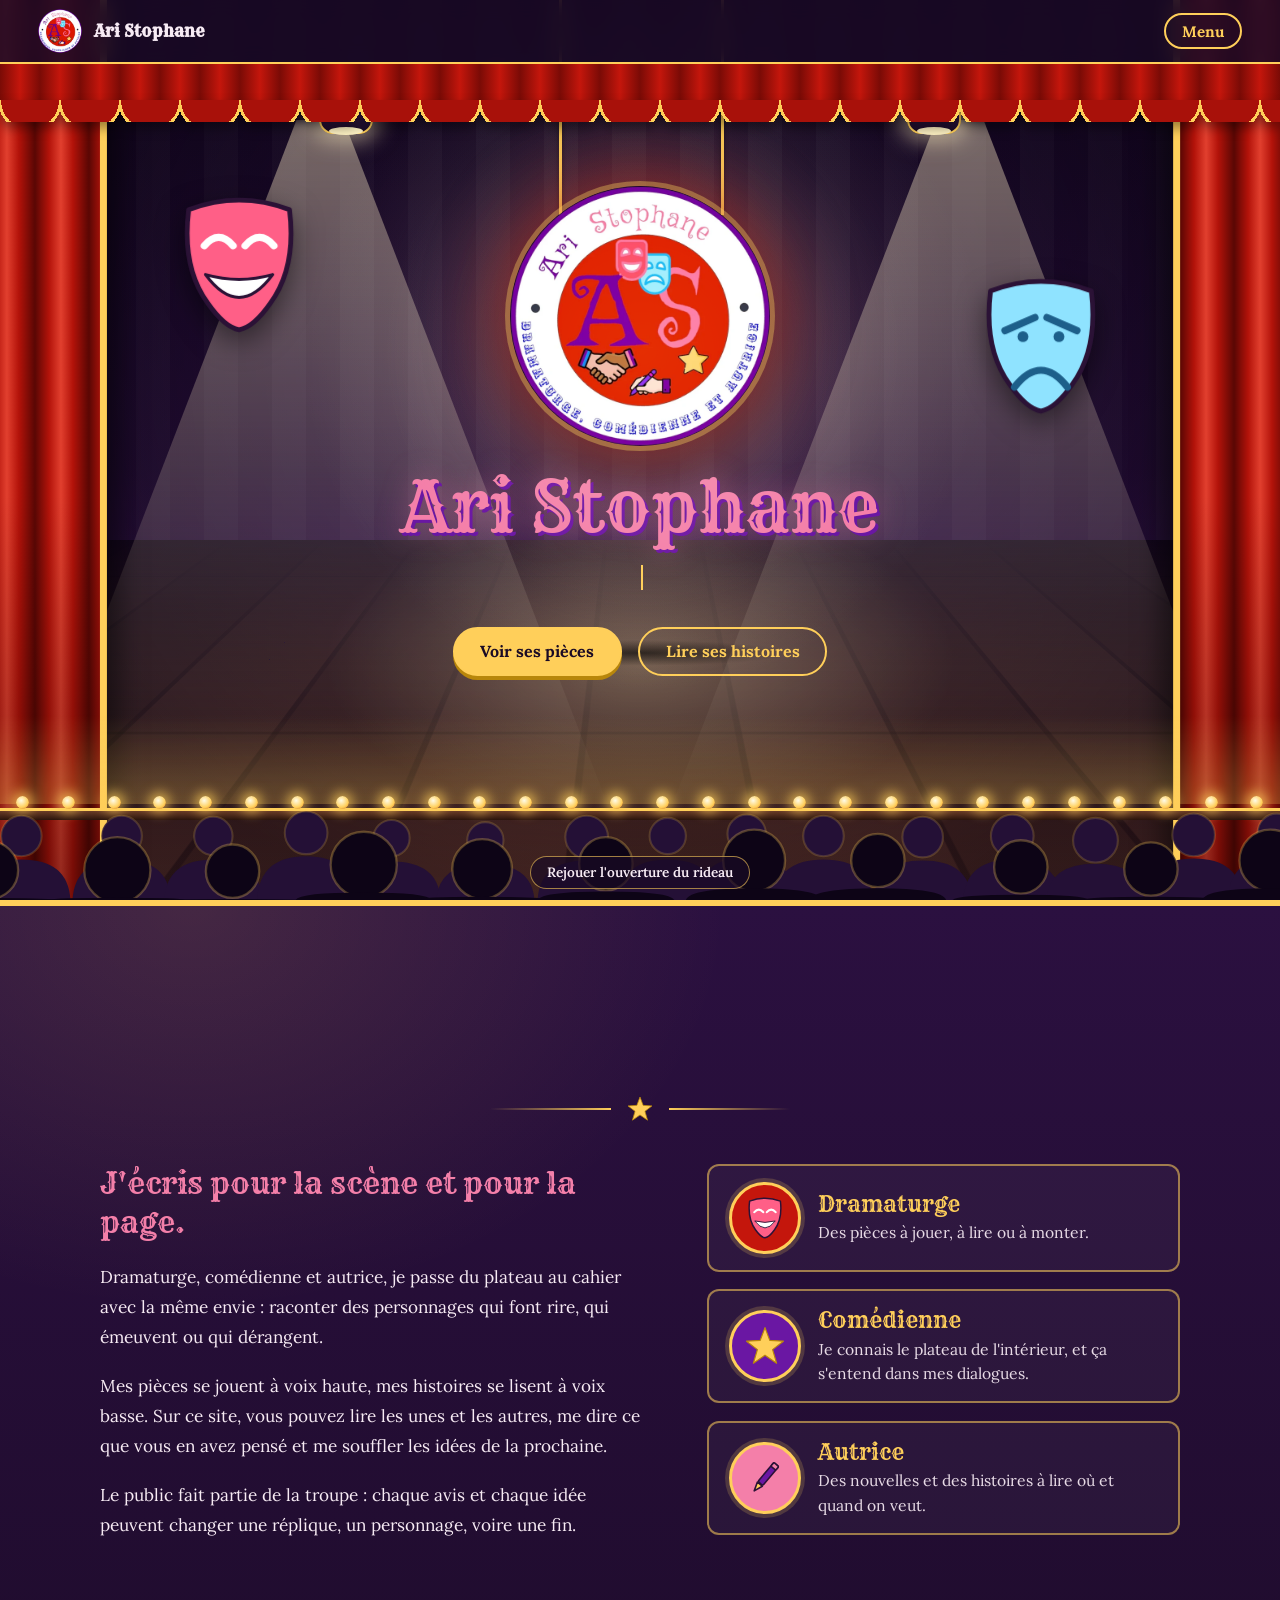
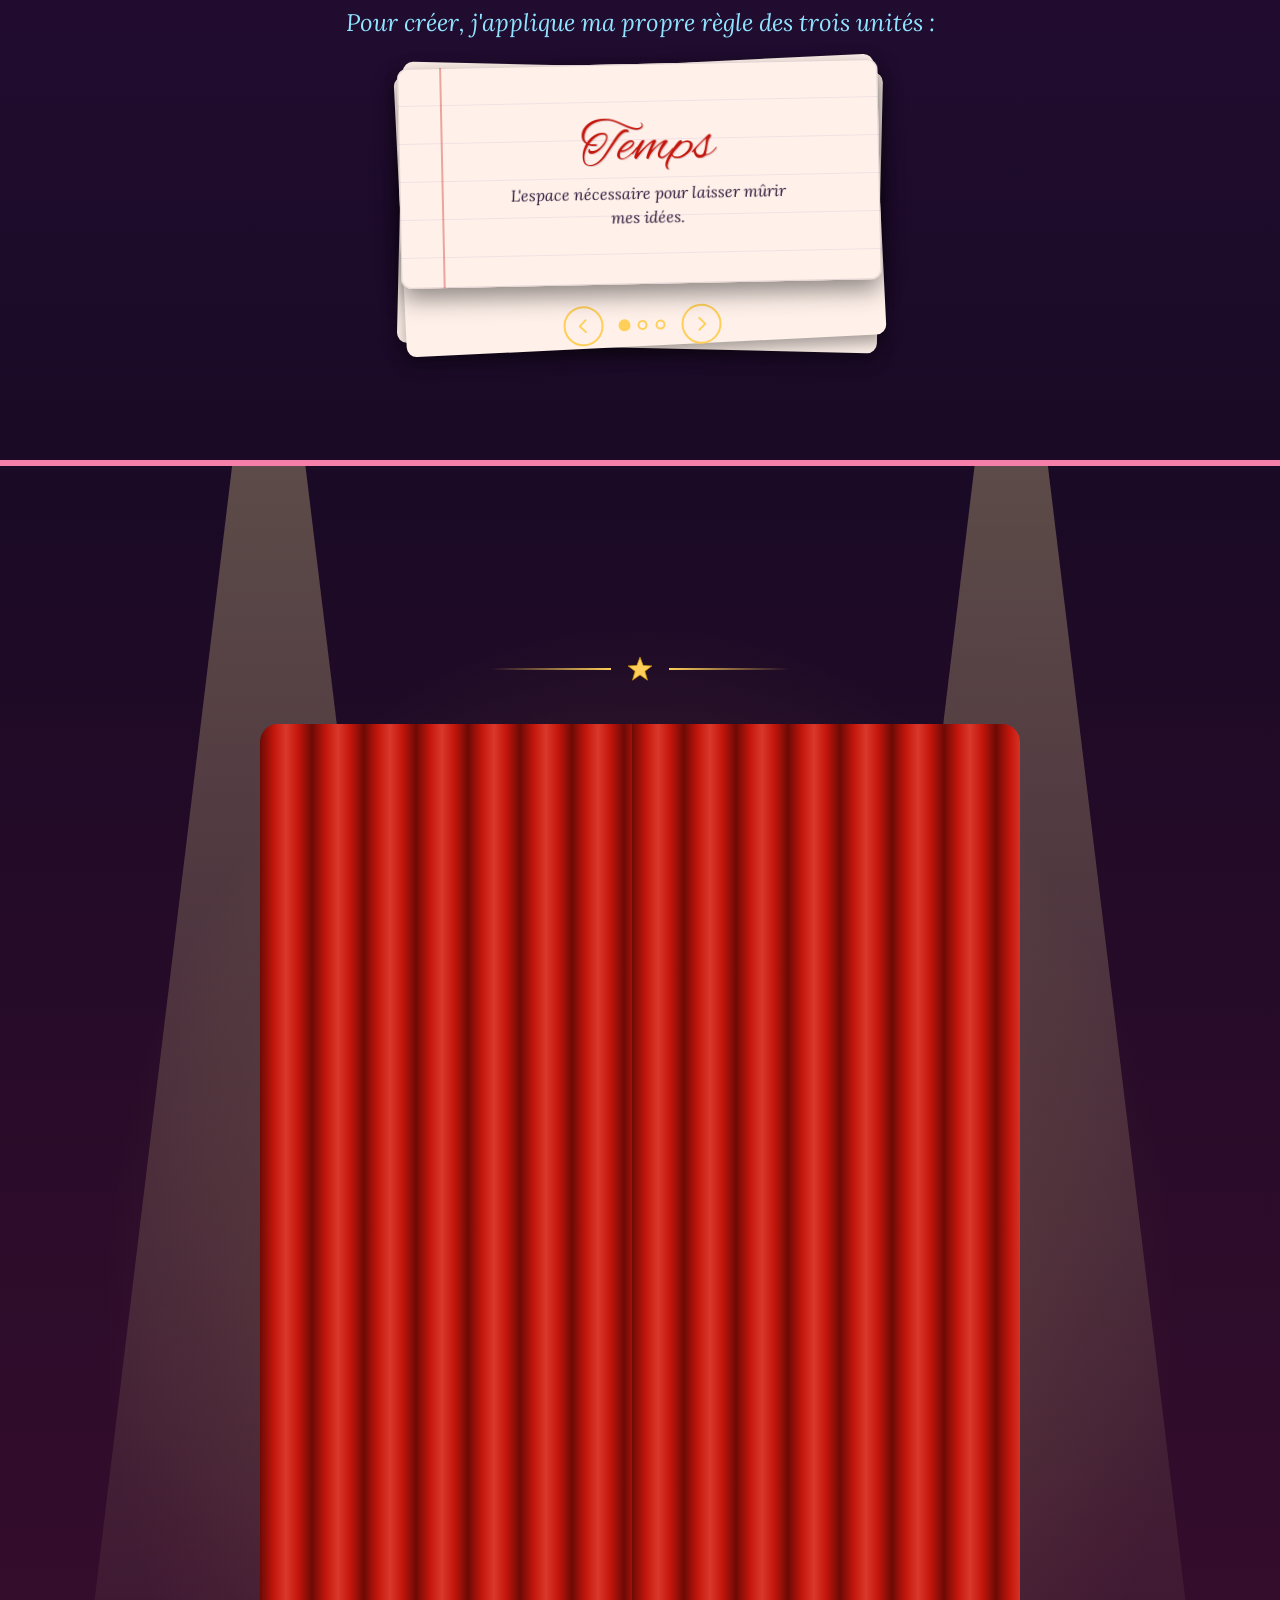
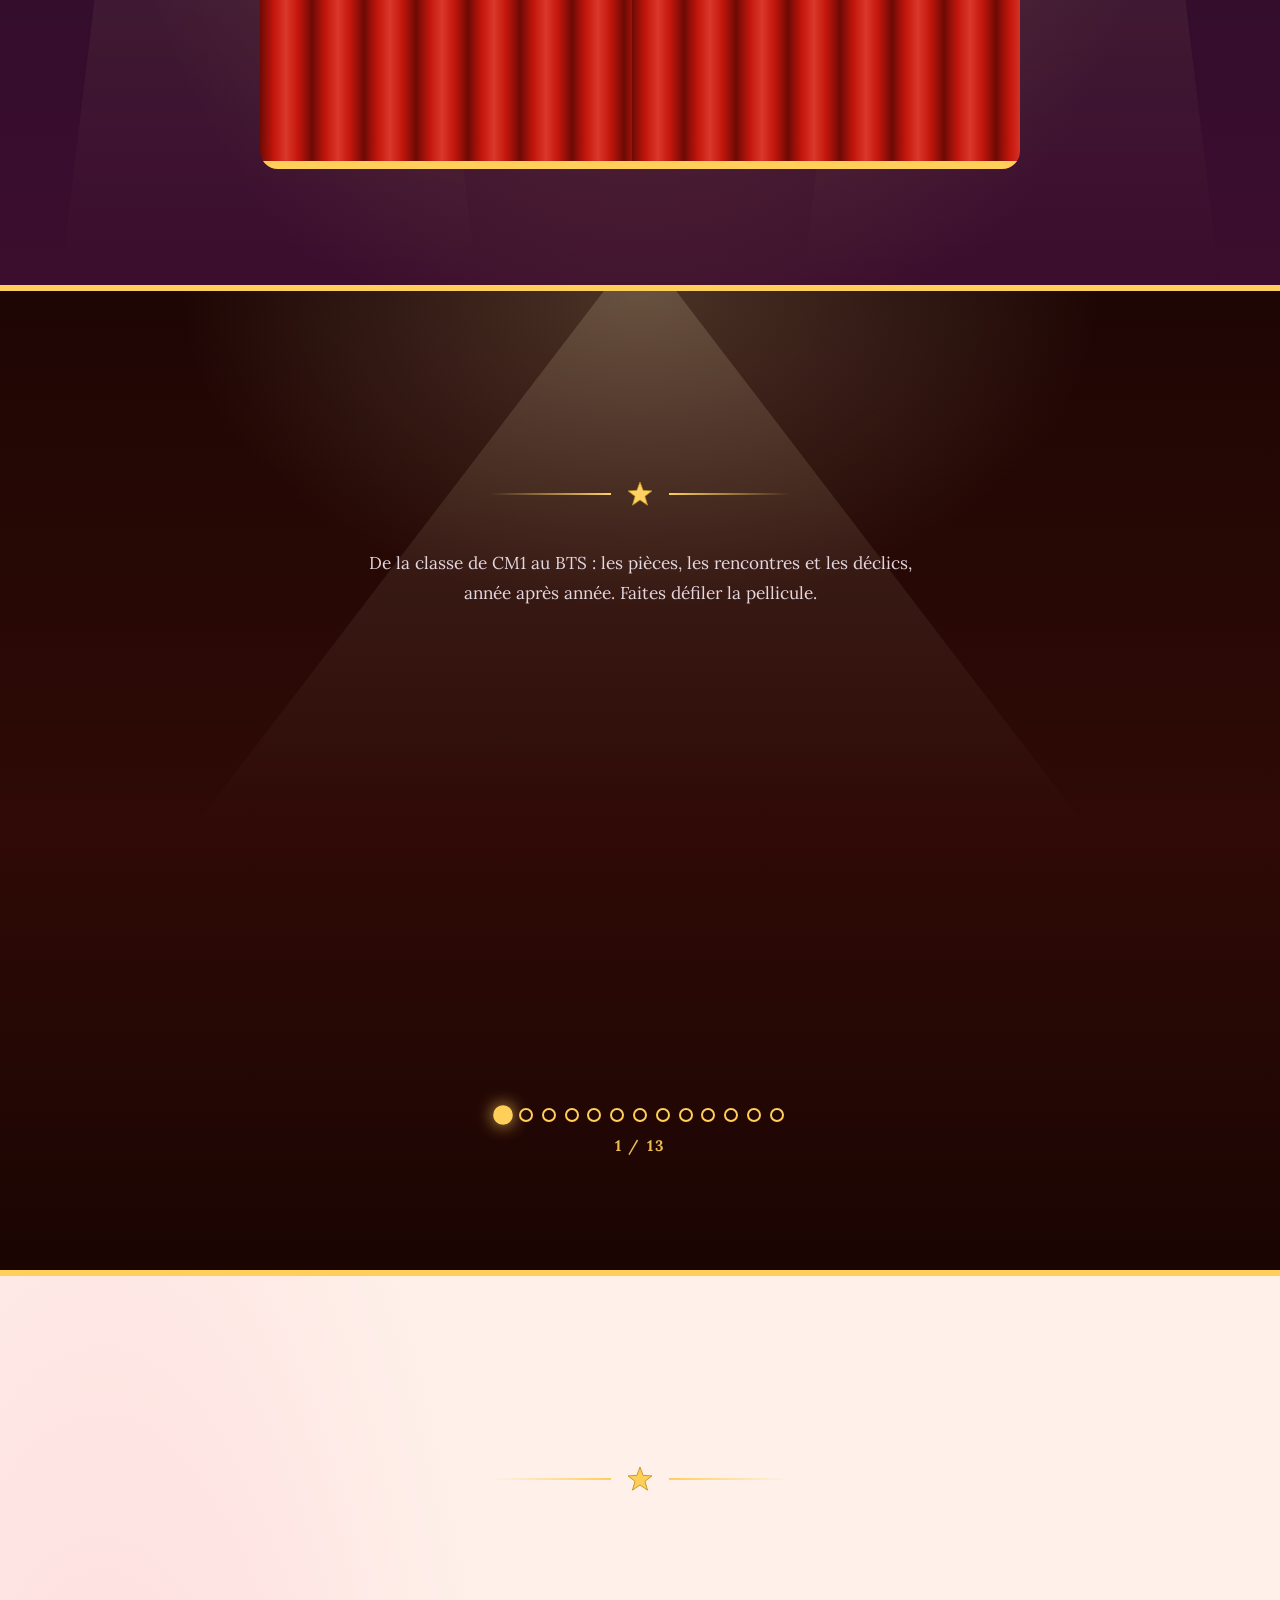
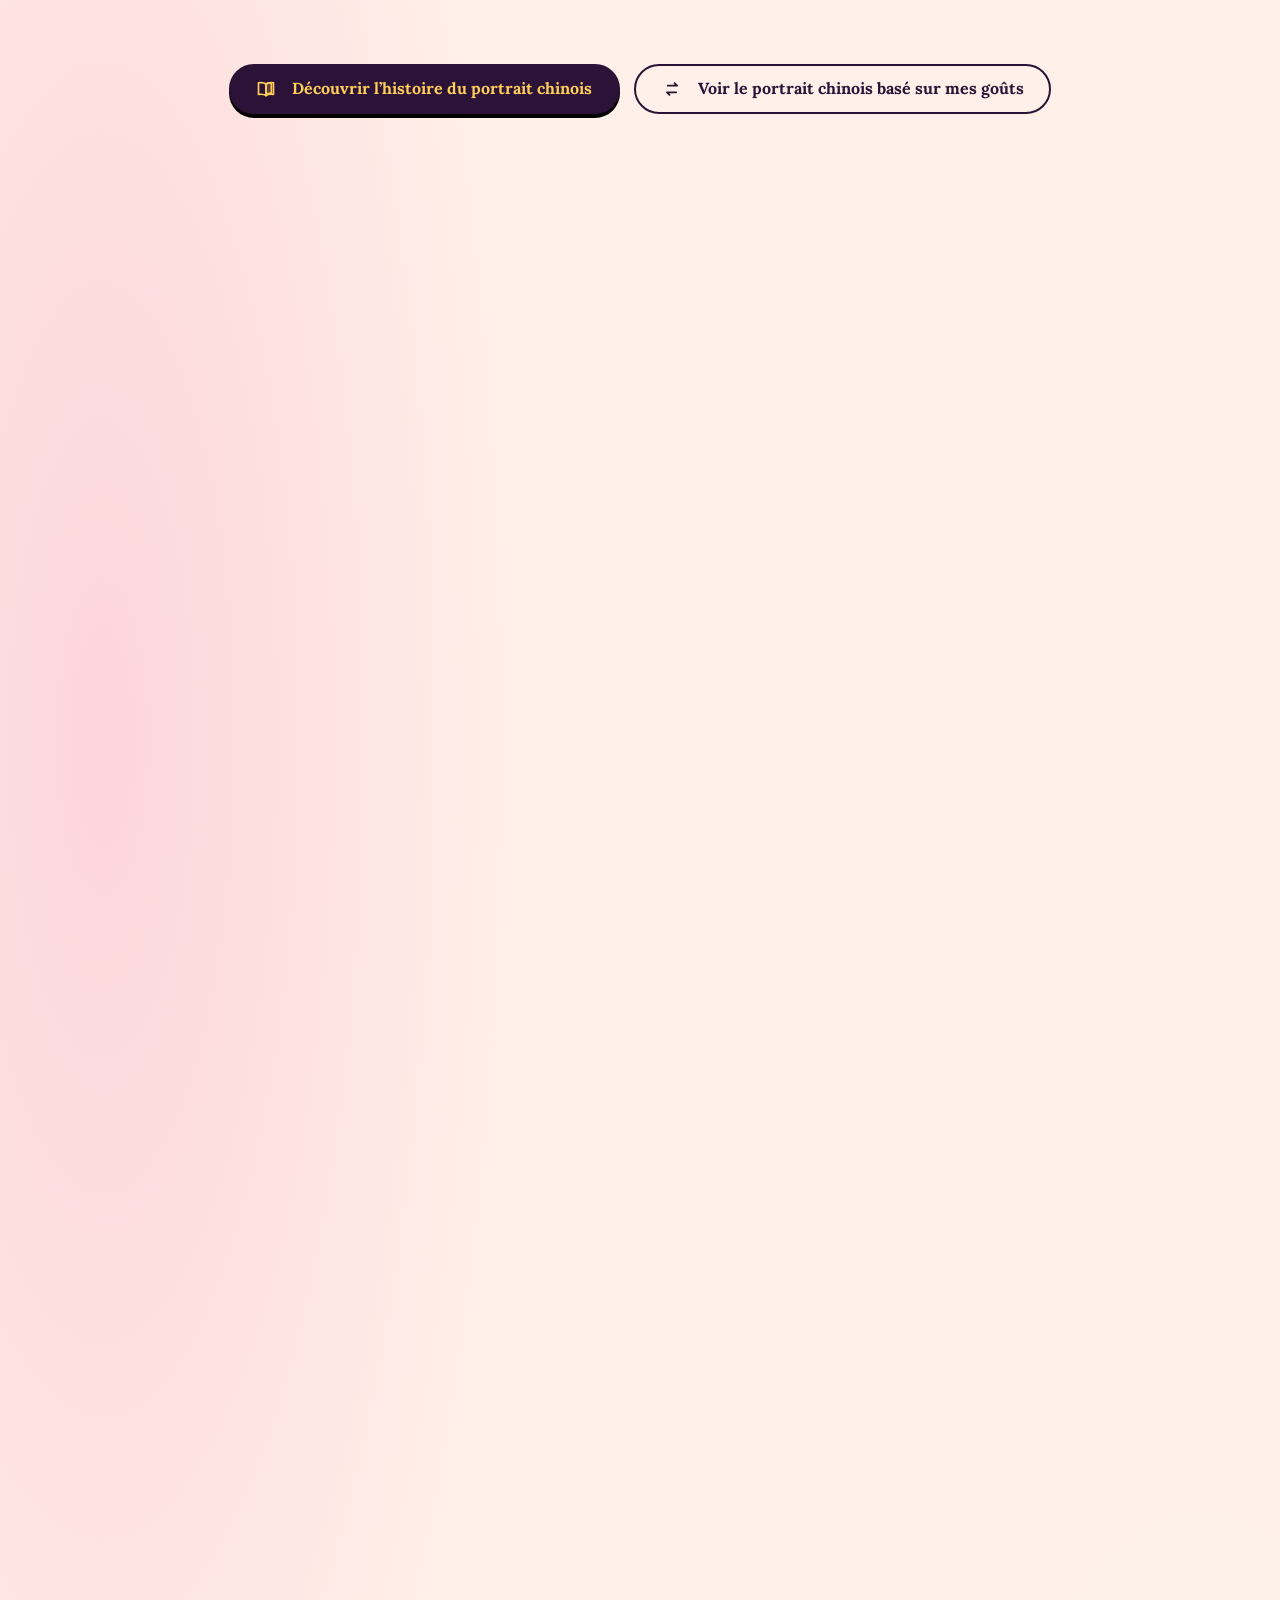
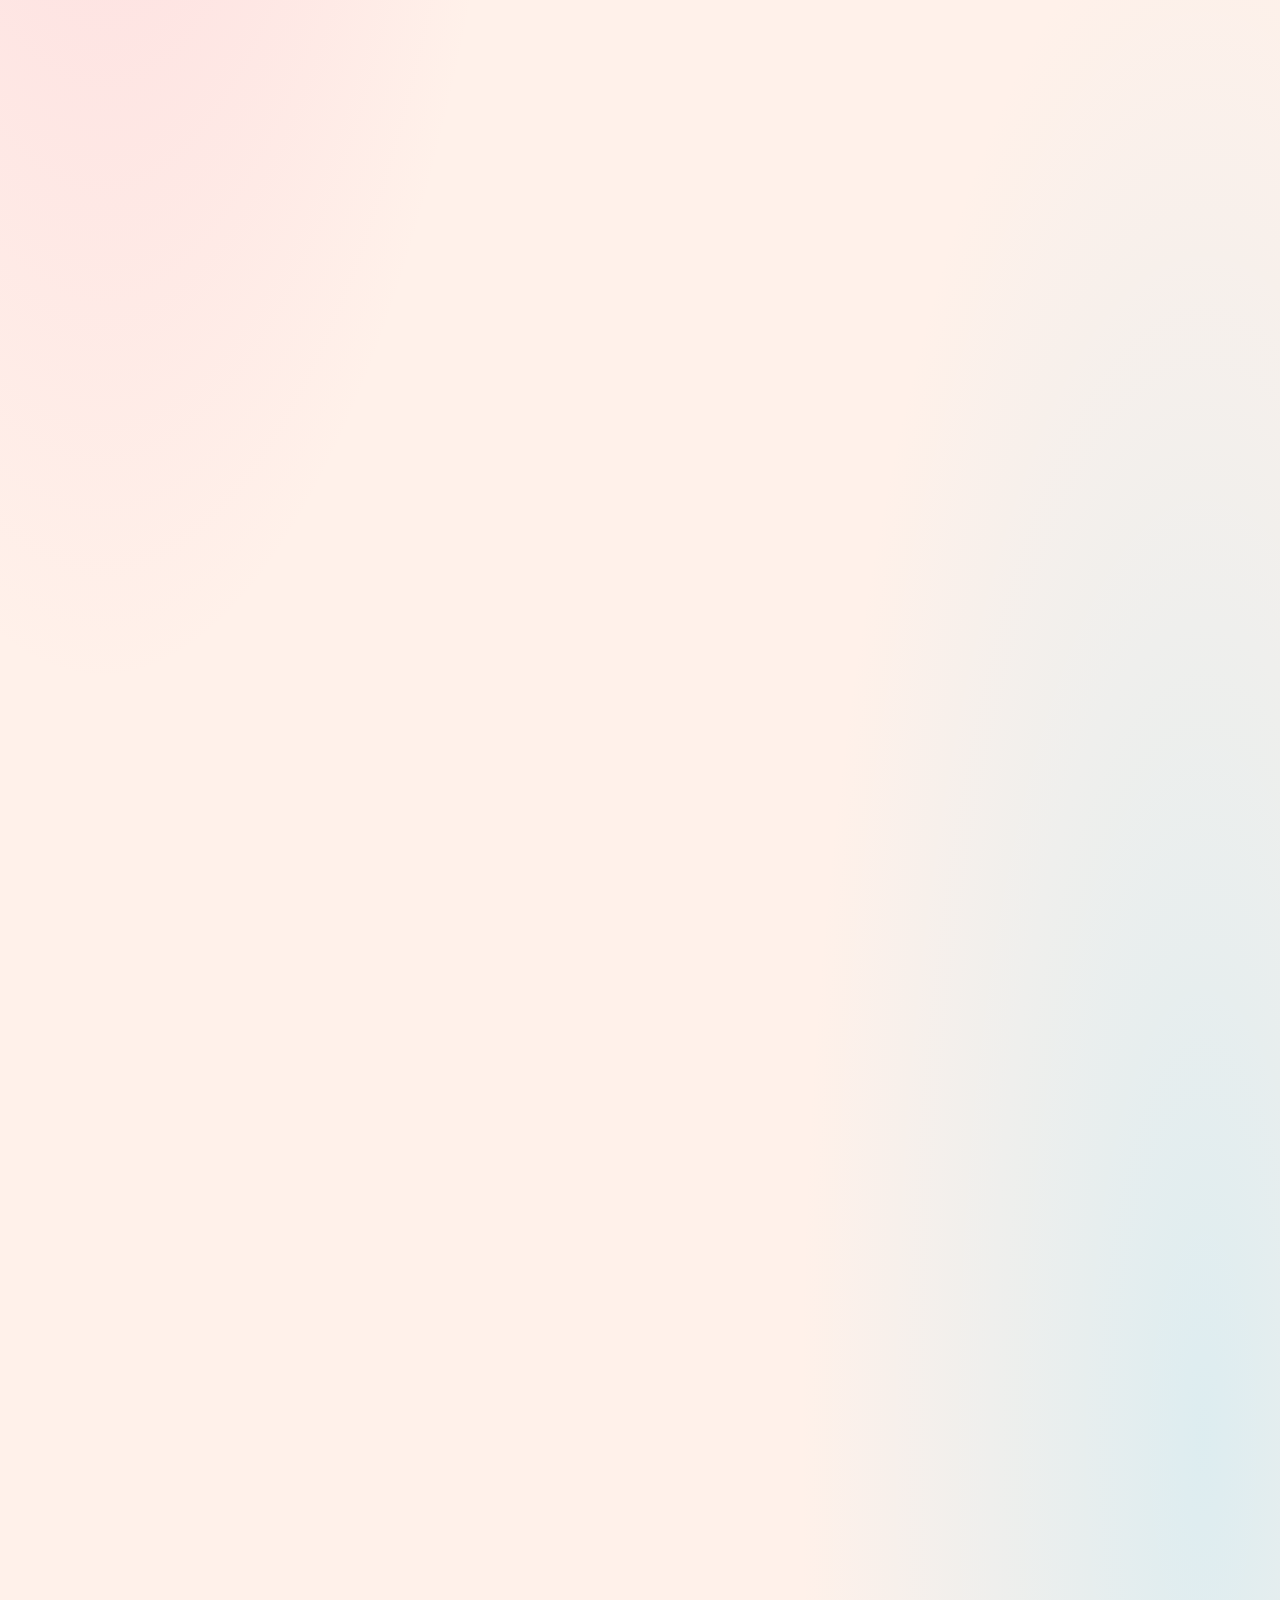
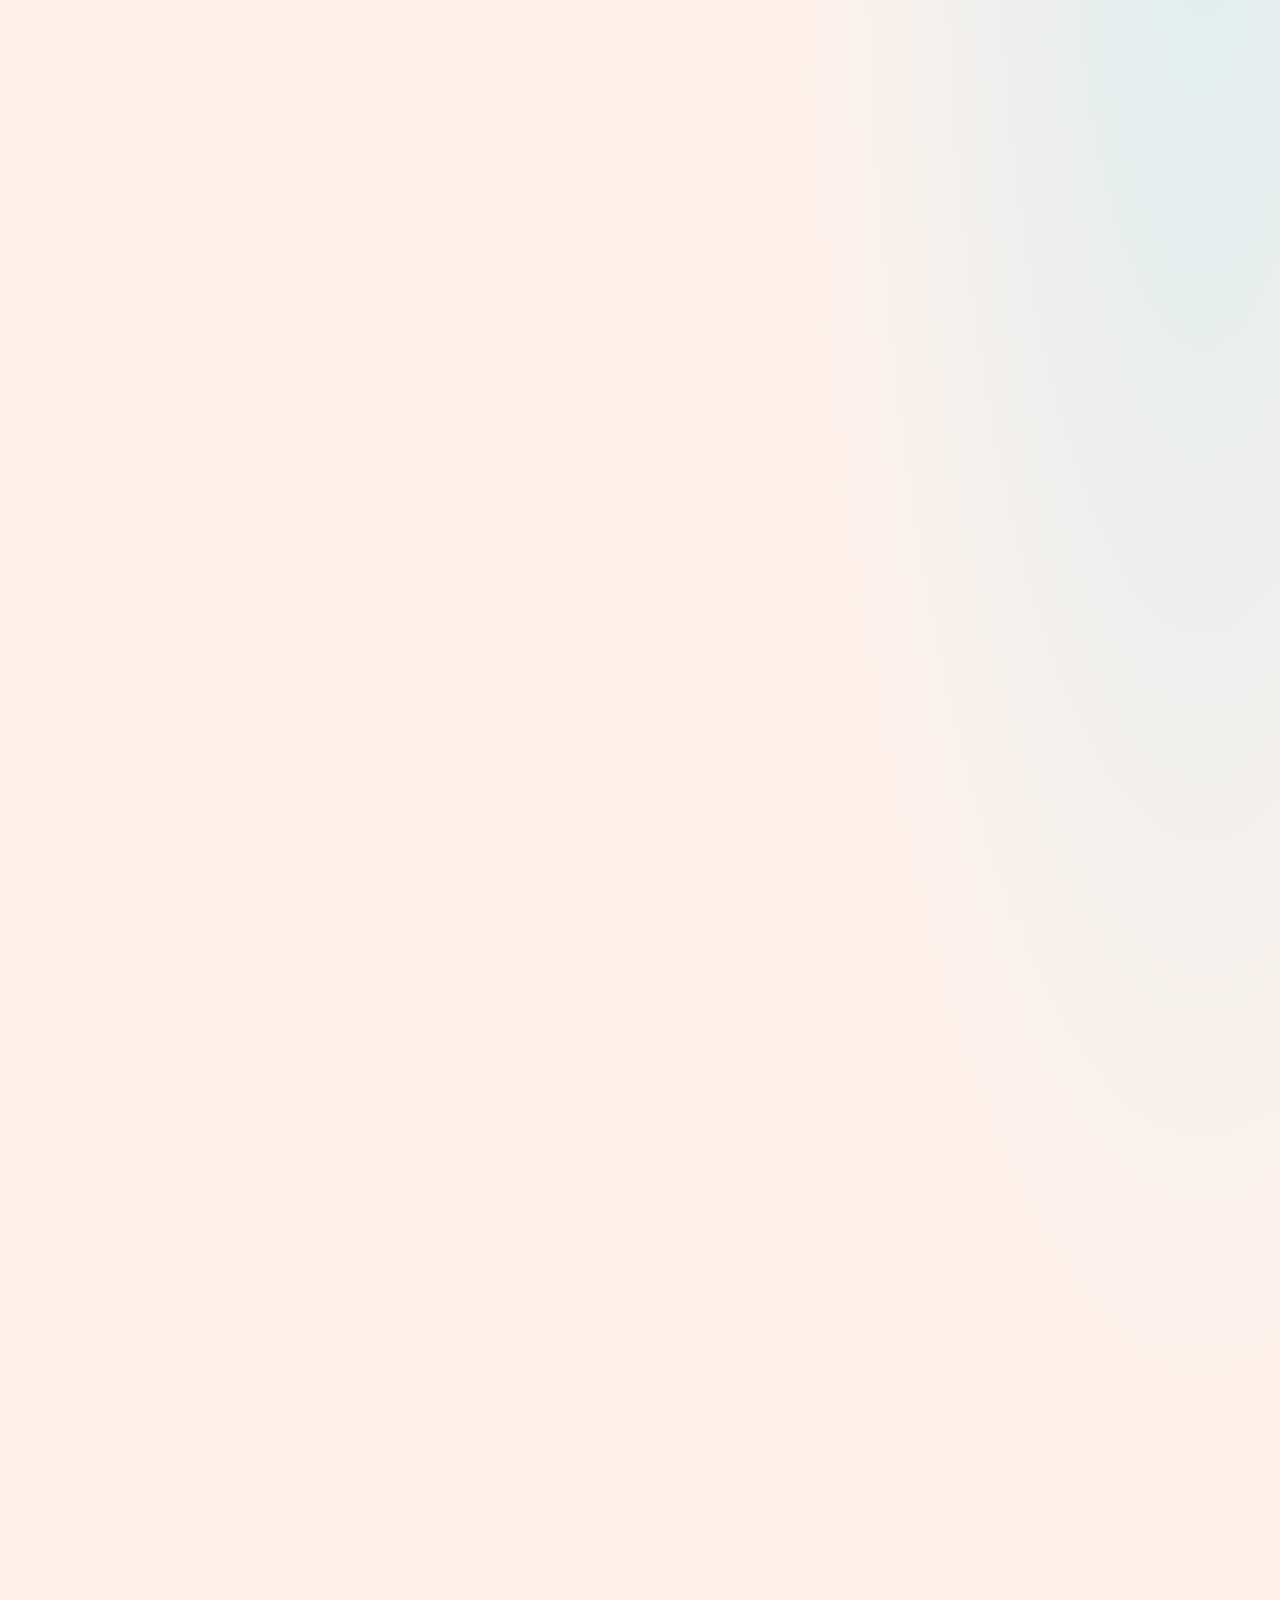
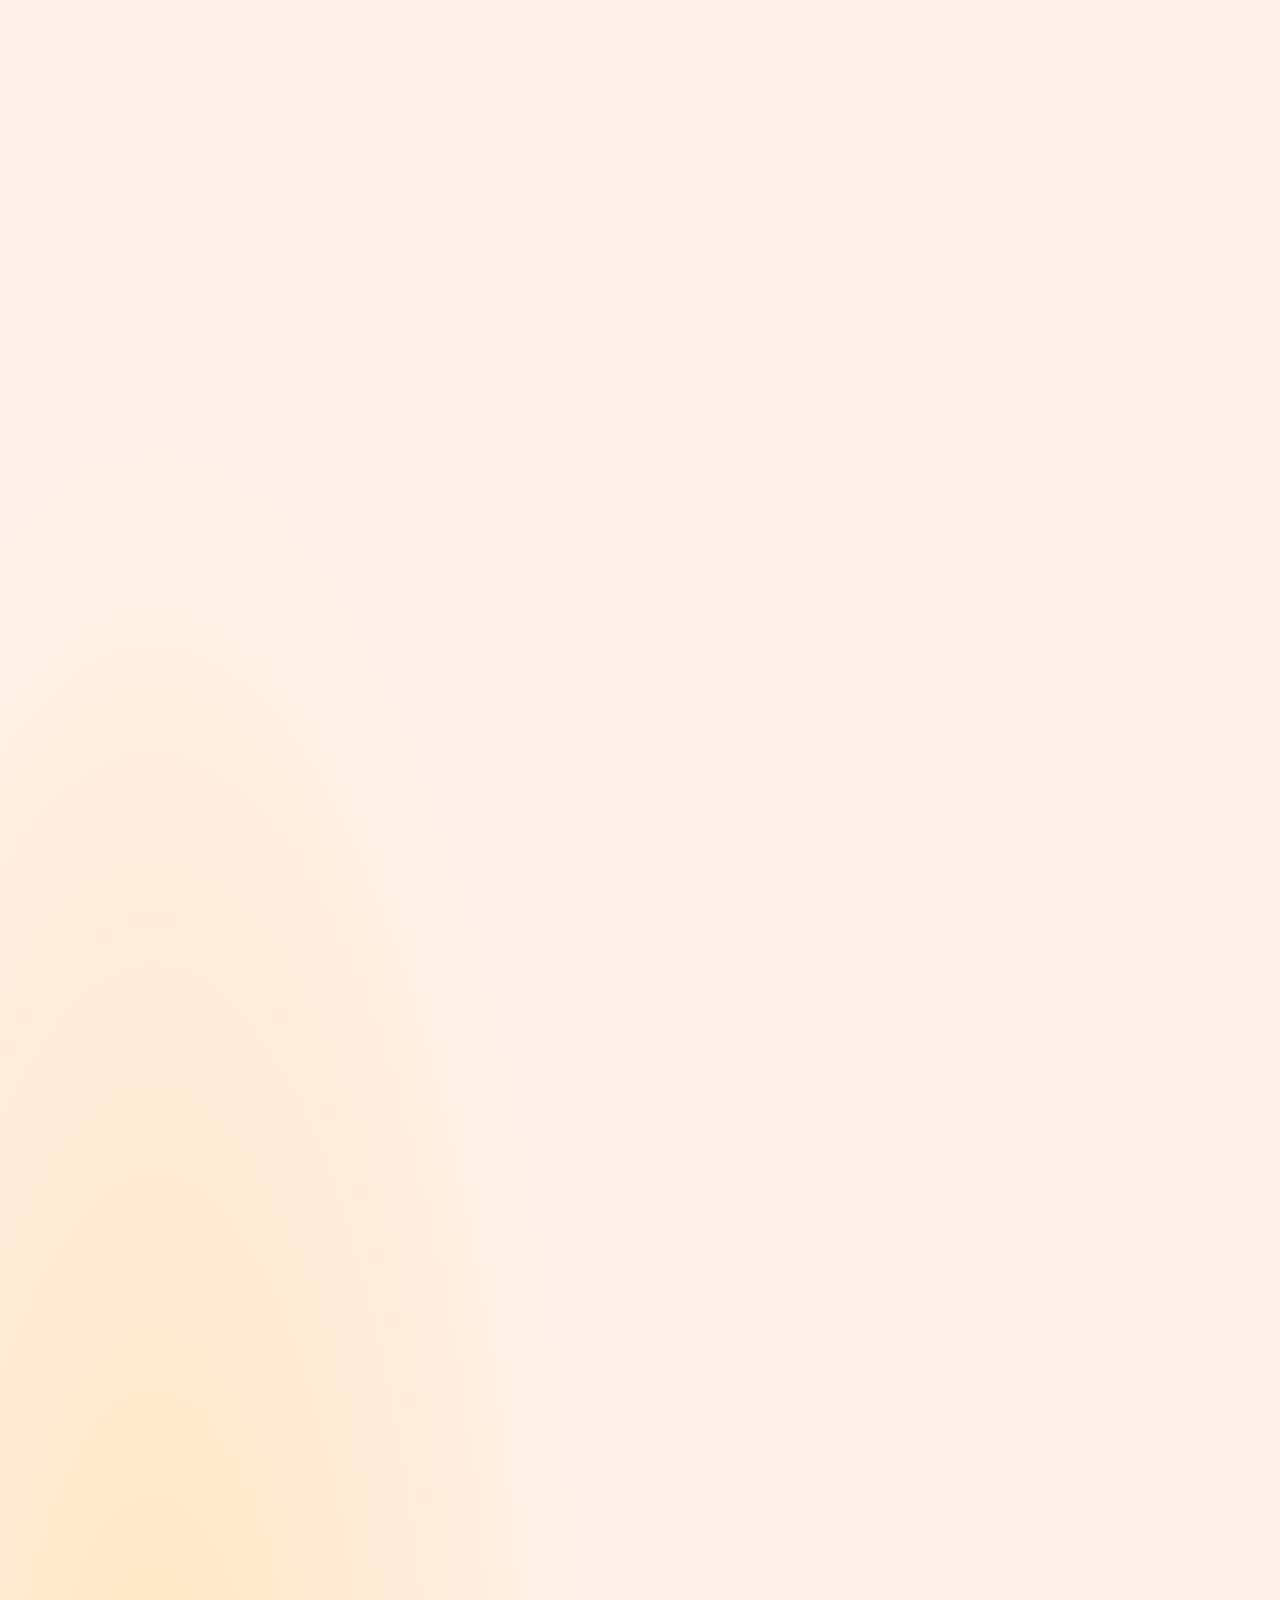
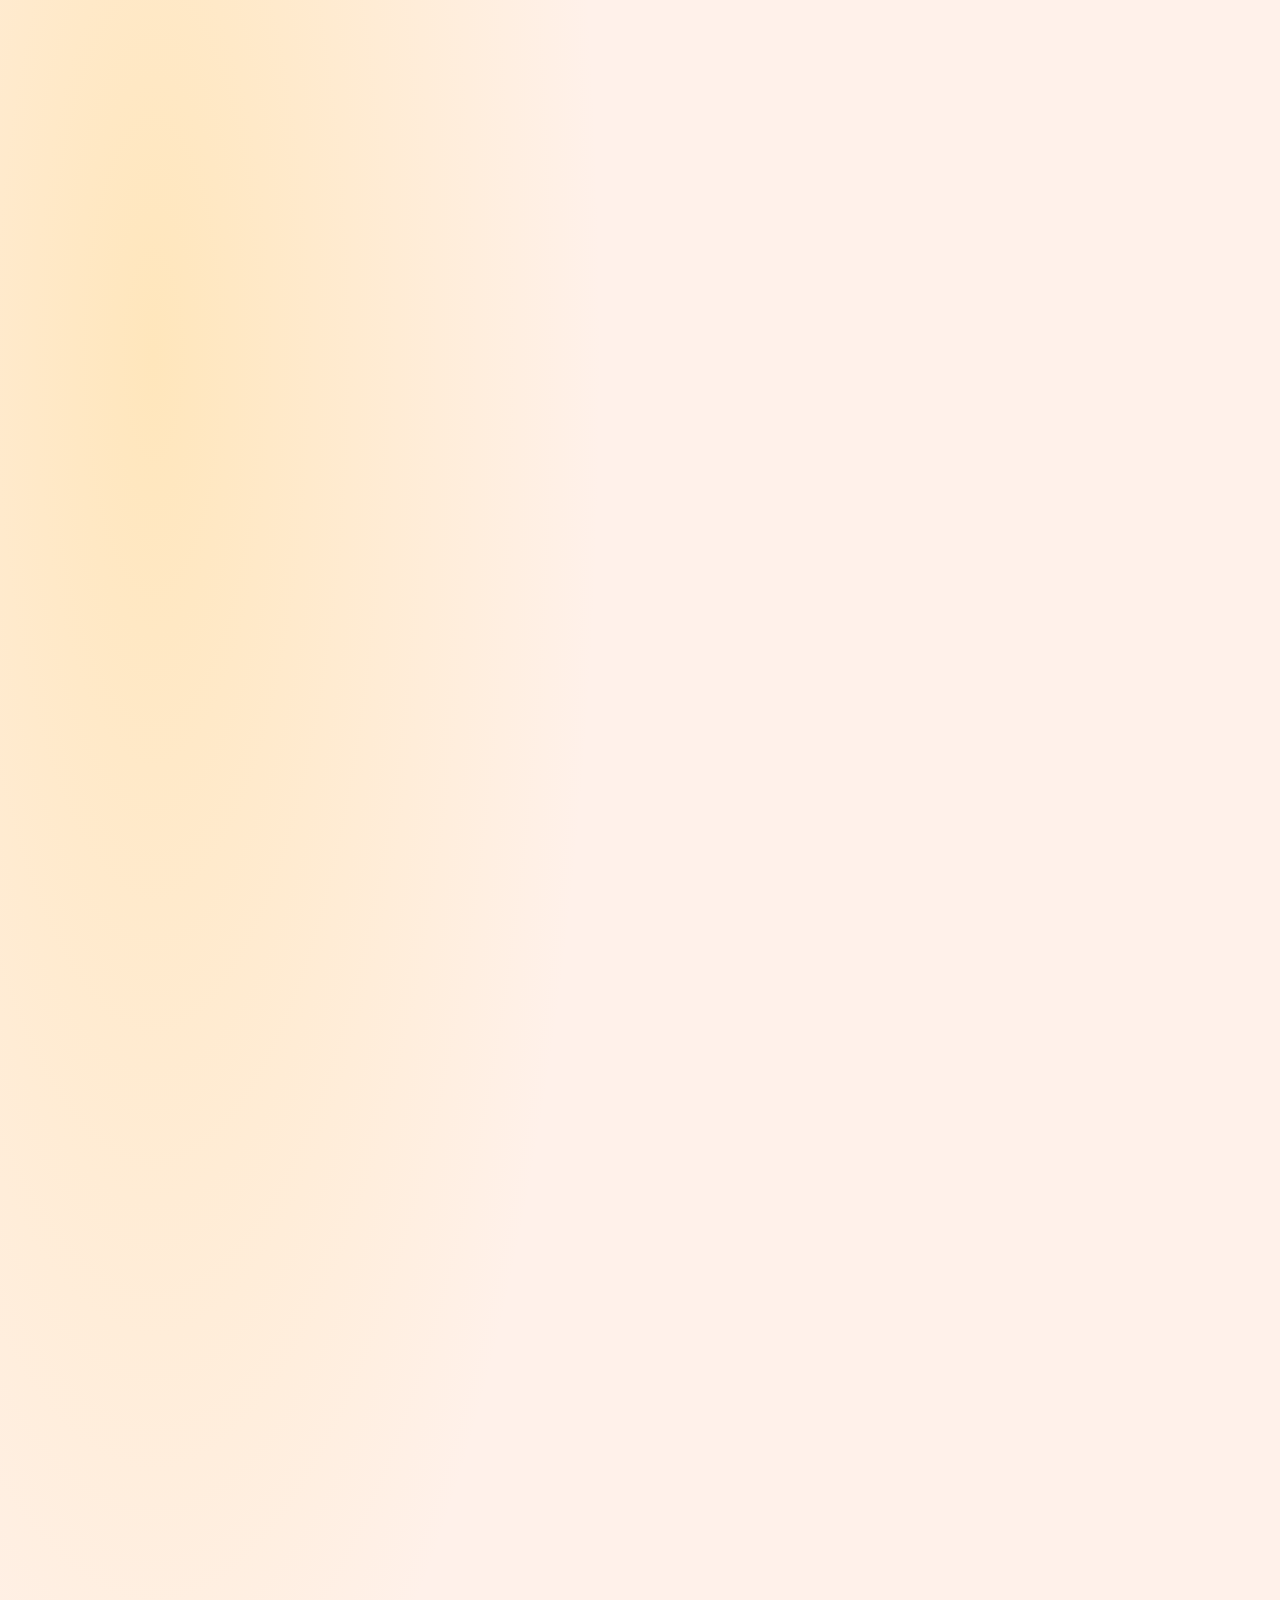
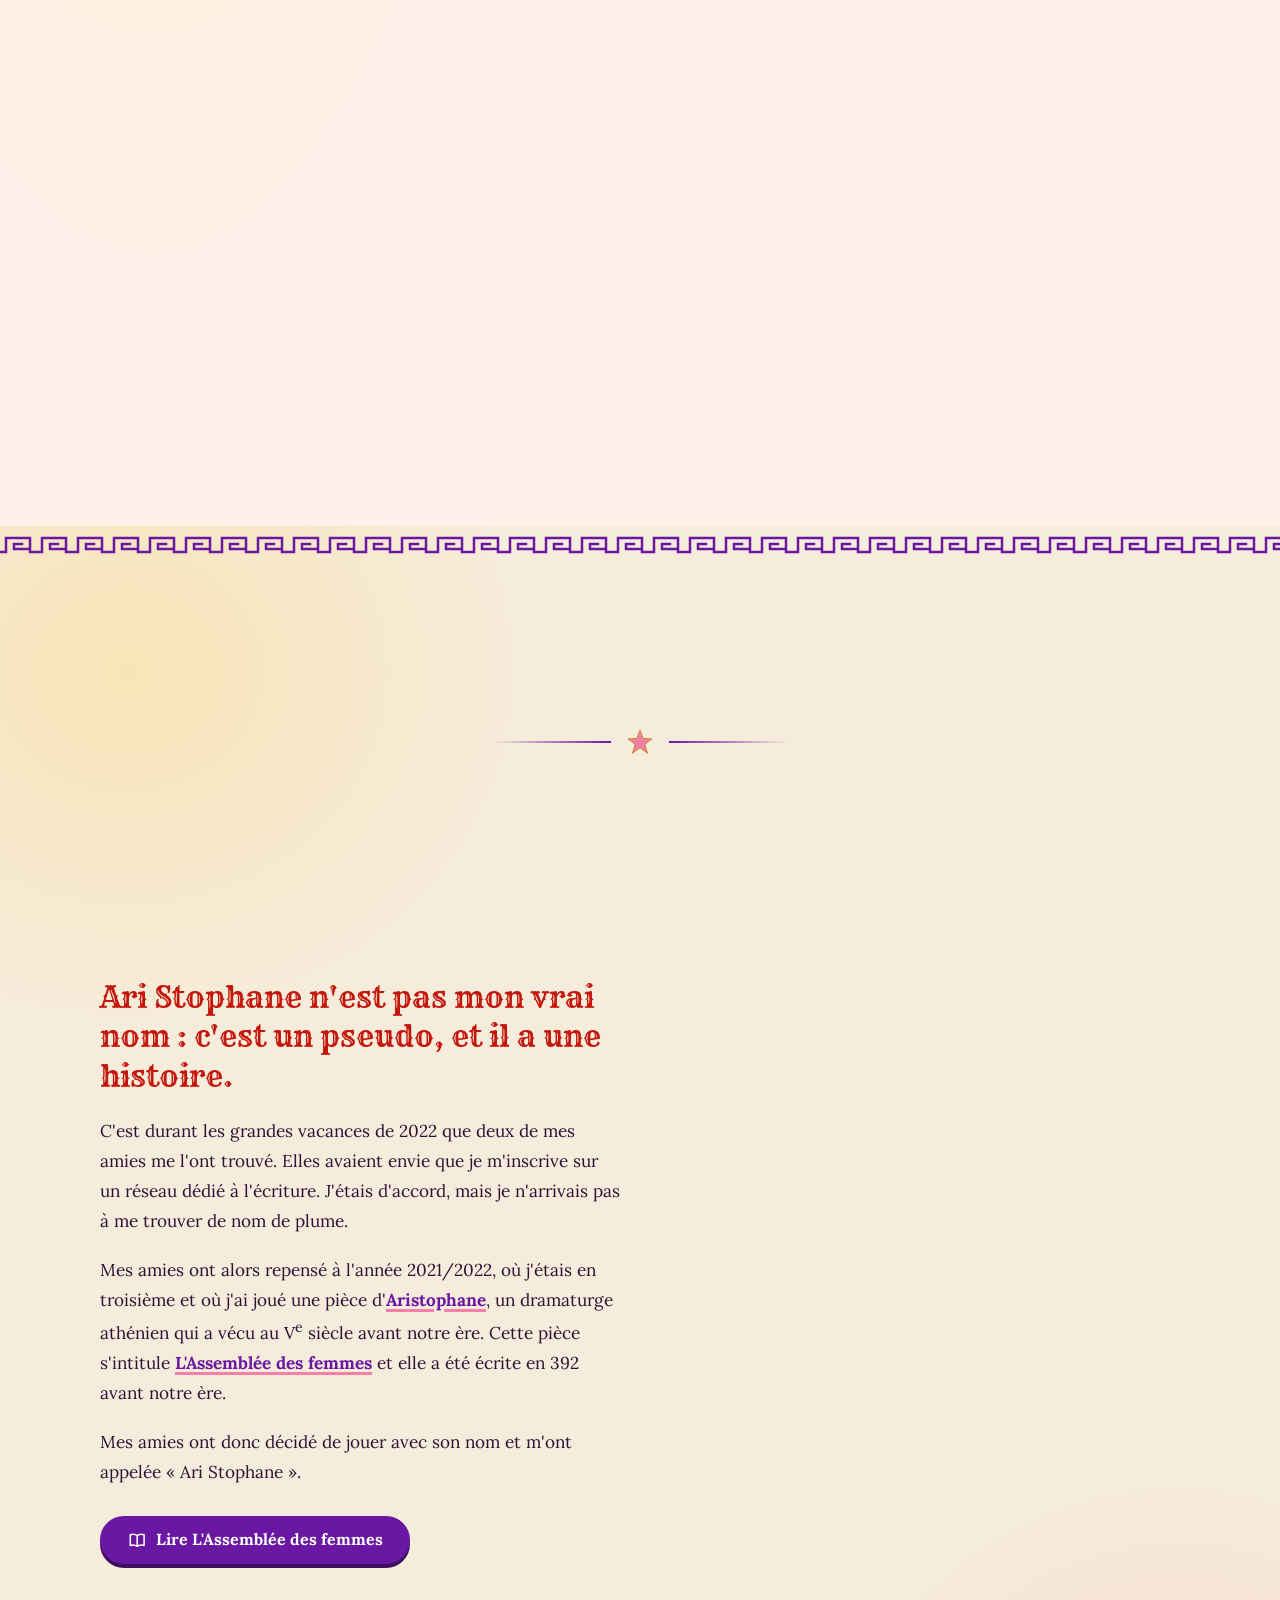
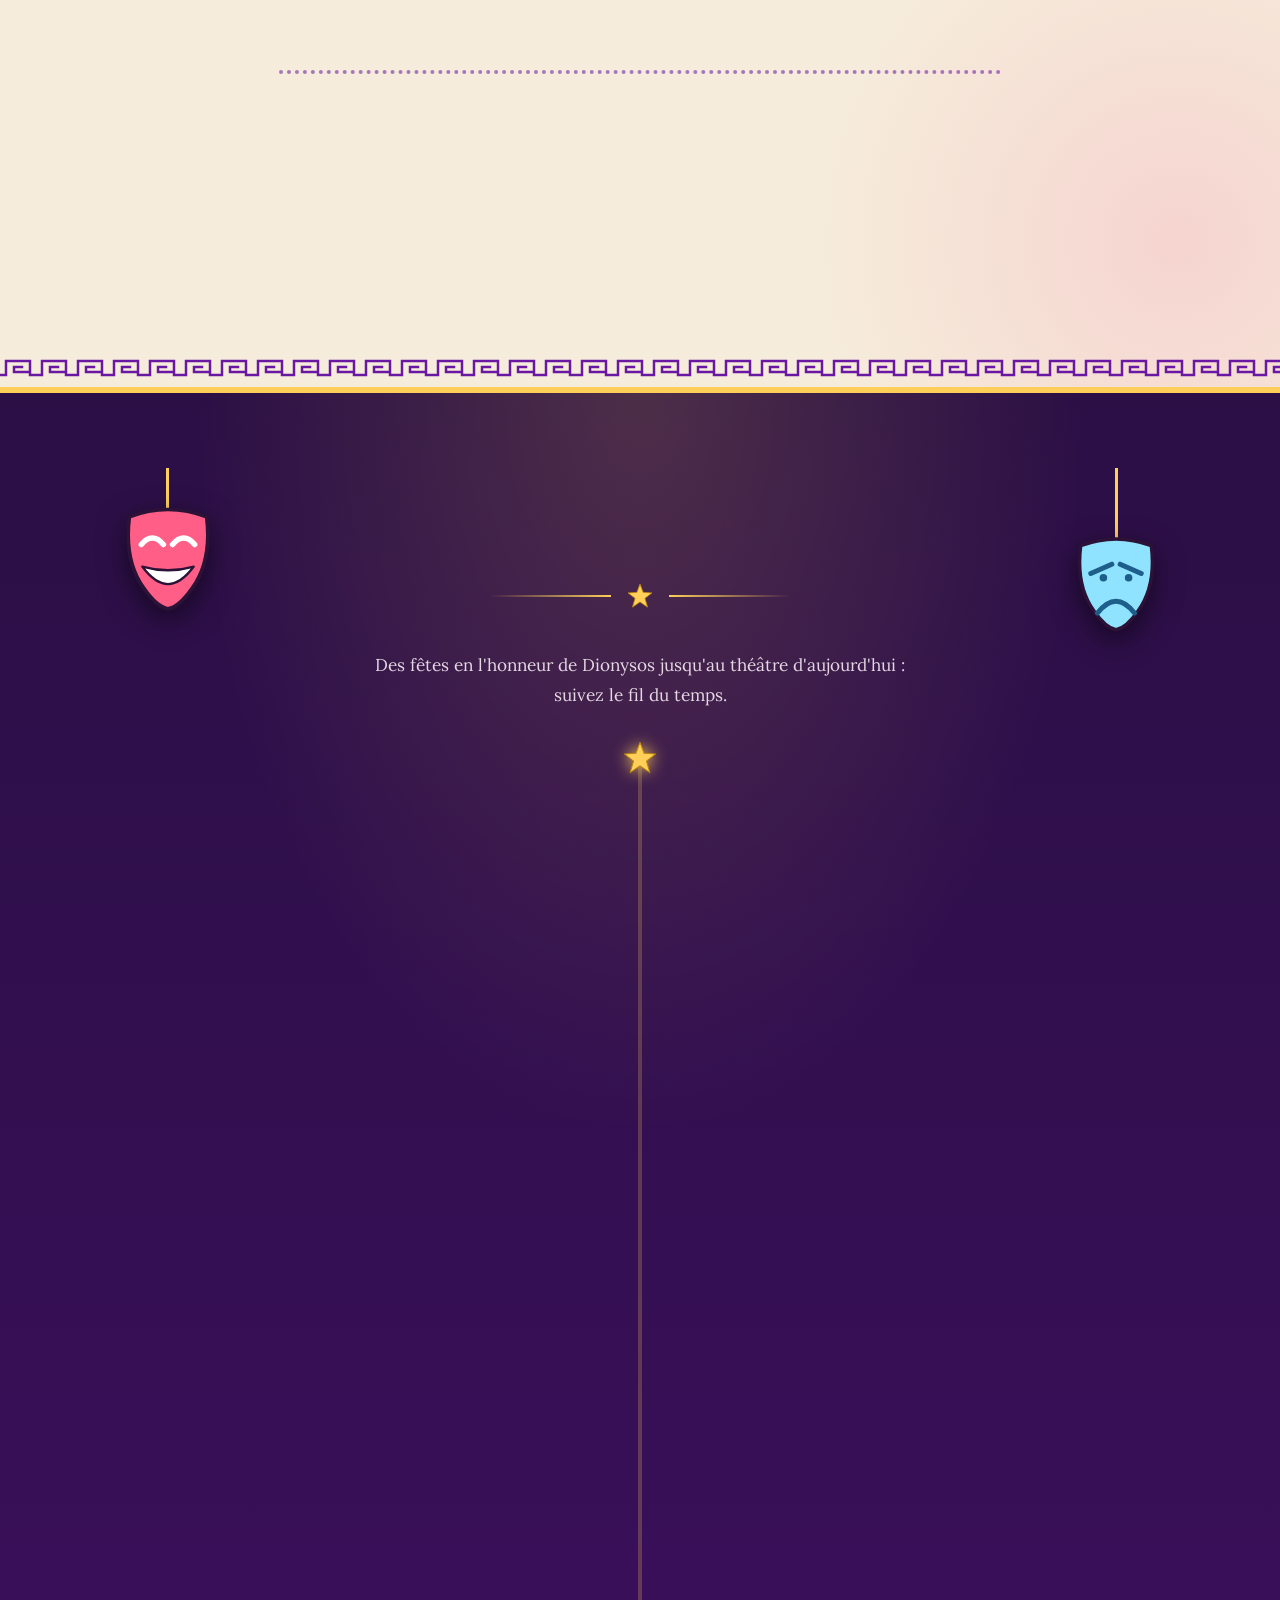
<file: index.html>
<!DOCTYPE html>
<html lang="fr">
<head>
  <meta charset="utf-8">
  <meta name="viewport" content="width=device-width, initial-scale=1">
  <title>Ari Stophane · Dramaturge, comédienne et autrice</title>
  <meta name="description" content="Site d'Ari Stophane, dramaturge, comédienne et autrice : ses pièces, ses histoires et nouvelles, et deux moyens de lui écrire : donner son avis ou proposer une idée.">
  <meta name="theme-color" content="#1a0a25">
  <link rel="icon" type="image/png" href="images/favicon.png">
  <link rel="preconnect" href="https://fonts.googleapis.com">
  <link rel="preconnect" href="https://fonts.gstatic.com" crossorigin>
  <link href="https://fonts.googleapis.com/css2?family=Lora:ital,wght@0,400;0,600;0,700;1,400&family=Rye&family=Alex+Brush&display=swap" rel="stylesheet">
  <link rel="stylesheet" href="CSS/style.css?v=42">
  <script src="JS/script.js?v=42" defer></script>
</head>
<body>

  <!-- Icônes réutilisables : masques de théâtre, étoile, ampoule -->
  <svg width="0" height="0" style="position:absolute" aria-hidden="true" focusable="false">
    <symbol id="m-comedie" viewBox="0 0 100 120">
      <path d="M8 14 Q50 -2 92 14 Q98 62 76 92 Q62 112 50 114 Q38 112 24 92 Q2 62 8 14Z" fill="currentColor" stroke="var(--contour, #2b1236)" stroke-width="4" stroke-linejoin="round"/>
      <path d="M21 44 Q33 30 45 44" fill="none" stroke="var(--trait, #fff)" stroke-width="6" stroke-linecap="round"/>
      <path d="M55 44 Q67 30 79 44" fill="none" stroke="var(--trait, #fff)" stroke-width="6" stroke-linecap="round"/>
      <path d="M22 68 Q50 106 78 68 Q50 76 22 68Z" fill="var(--trait, #fff)" stroke="var(--contour, #2b1236)" stroke-width="2.5" stroke-linejoin="round"/>
    </symbol>
    <symbol id="m-tragedie" viewBox="0 0 100 120">
      <path d="M8 14 Q50 -2 92 14 Q98 62 76 92 Q62 112 50 114 Q38 112 24 92 Q2 62 8 14Z" fill="currentColor" stroke="var(--contour, #2b1236)" stroke-width="4" stroke-linejoin="round"/>
      <path d="M20 47 L45 36" fill="none" stroke="var(--trait, #fff)" stroke-width="6" stroke-linecap="round"/>
      <path d="M55 36 L80 47" fill="none" stroke="var(--trait, #fff)" stroke-width="6" stroke-linecap="round"/>
      <circle cx="35" cy="52" r="4.5" fill="var(--trait, #fff)"/>
      <circle cx="65" cy="52" r="4.5" fill="var(--trait, #fff)"/>
      <path d="M28 94 Q50 66 72 94" fill="none" stroke="var(--trait, #fff)" stroke-width="6" stroke-linecap="round"/>
    </symbol>
    <symbol id="etoile" viewBox="0 0 100 100">
      <path d="M50 4 L62 36 L96 38 L69 59 L79 93 L50 73 L21 93 L31 59 L4 38 L38 36Z" fill="currentColor" stroke="#b8860b" stroke-width="3" stroke-linejoin="round"/>
    </symbol>
  </svg>

  <a class="lien-evitement" href="#presentation">Aller au contenu</a>

  <!-- ============ NAVIGATION ============ -->
  <header class="nav" id="haut">
    <a class="marque" href="#accueil" aria-label="Ari Stophane, retour à l'accueil">
      <img src="images/logo-144.webp" width="44" height="44" alt="">
      <span>Ari Stophane</span>
    </a>
    <button class="menu-bouton" type="button" aria-expanded="false" aria-controls="menu">Menu</button>
    <nav id="menu" aria-label="Navigation principale">
      <ul>
        <li style="--i:0"><a href="#presentation">Présentation</a></li>
        <li style="--i:1"><a href="#saviez-vous">Le saviez-vous&nbsp;?</a></li>
        <li style="--i:2"><a href="#parcours">Mon histoire</a></li>
        <li style="--i:3"><a href="#portrait-chinois">Portrait chinois</a></li>
        <li style="--i:4"><a href="#nom-de-plume">Nom de plume</a></li>
        <li style="--i:5"><a href="#art-dramatique">Art dramatique</a></li>
        <li style="--i:6"><a href="#inspirations">Inspirations</a></li>
        <li style="--i:7"><a href="jeux.html">Jeux</a></li>
        <li style="--i:8"><a href="test_personnalite.html">Tests de personnalité</a></li>
        <li style="--i:9"><a href="#logo">Mon logo</a></li>
        <li style="--i:10"><a href="#drapeau">Mon drapeau</a></li>
        <li style="--i:11"><a href="#pieces">Pièces</a></li>
        <li style="--i:12"><a href="#histoires">Histoires</a></li>
        <li style="--i:13"><a href="#avis">Donner son avis</a></li>
        <li style="--i:14"><a href="#idees">Proposer une idée</a></li>
        <li style="--i:15"><a href="#avis-site">Avis sur le site</a></li>
      </ul>
    </nav>
  </header>

  <main>

    <!-- ============ ACCUEIL : LA SCÈNE ============ -->
    <section class="scene joue" id="accueil" aria-labelledby="titre-site">
      <!-- La scène vue depuis la salle : fond de scène, plancher, projecteurs, rampe de lumière, public -->
      <div class="fond-scene" aria-hidden="true"></div>
      <div class="plancher" aria-hidden="true"><div class="plancher-planches"></div><div class="flaque"></div></div>
      <div class="projecteur" aria-hidden="true"></div>
      <div class="faisceau faisceau-g" aria-hidden="true"></div>
      <div class="faisceau faisceau-d" aria-hidden="true"></div>
      <div class="lampe lampe-g" aria-hidden="true"></div>
      <div class="lampe lampe-d" aria-hidden="true"></div>
      <div class="poussiere" aria-hidden="true"></div>
      <div class="ombre-sol" aria-hidden="true"></div>

      <div class="masque-ext masque-g" data-profondeur="46" aria-hidden="true">
        <svg class="masque masque-comedie entre d1"><use href="#m-comedie"/></svg>
      </div>
      <div class="masque-ext masque-d" data-profondeur="-38" aria-hidden="true">
        <svg class="masque masque-tragedie entre d2"><use href="#m-tragedie"/></svg>
      </div>

      <div class="scene-centre">
        <div class="logo-suspendu">
          <span class="corde corde-g" aria-hidden="true"></span>
          <span class="corde corde-d" aria-hidden="true"></span>
          <img class="logo-hero" fetchpriority="high" src="images/logo.webp" width="320" height="320"
               alt="Logo d'Ari Stophane : les initiales A et S entre les masques de la comédie et de la tragédie">
        </div>
        <h1 id="titre-site" class="entre d3">Ari Stophane</h1>
        <p class="tagline entre d4"><span data-machine="Dramaturge, comédienne et autrice">Dramaturge, comédienne et autrice</span></p>
        <div class="actions entre d5">
          <a class="bouton" href="#pieces">Voir ses pièces</a>
          <a class="bouton bouton-contour" href="#histoires">Lire ses histoires</a>
        </div>
      </div>

      <div class="lumiere" aria-hidden="true"></div>
      <div class="valance" aria-hidden="true"></div>
      <div class="rideau rideau-g" aria-hidden="true"></div>
      <div class="rideau rideau-d" aria-hidden="true"></div>
      <div class="rampe" aria-hidden="true"></div>
      <div class="public" aria-hidden="true"><svg viewBox="0 0 1200 130" preserveAspectRatio="xMidYMax slice" aria-hidden="true"><g class="tete tete-0"><circle cx="20" cy="70" r="19" fill="#241036" stroke="rgba(255,207,90,.18)" stroke-width="2"/><path d="M-26 130 Q-24 92 20 92 Q64 92 66 130Z" fill="#241036"/></g><g class="tete tete-1"><circle cx="114" cy="70" r="19" fill="#241036" stroke="rgba(255,207,90,.18)" stroke-width="2"/><path d="M68 130 Q70 92 114 92 Q158 92 160 130Z" fill="#241036"/></g><g class="tete tete-2"><circle cx="200" cy="70" r="18" fill="#241036" stroke="rgba(255,207,90,.18)" stroke-width="2"/><path d="M154 130 Q156 92 200 92 Q244 92 246 130Z" fill="#241036"/></g><g class="tete tete-3"><circle cx="287" cy="67" r="20" fill="#241036" stroke="rgba(255,207,90,.18)" stroke-width="2"/><path d="M241 130 Q243 89 287 89 Q331 89 333 130Z" fill="#241036"/></g><g class="tete tete-4"><circle cx="367" cy="72" r="17" fill="#241036" stroke="rgba(255,207,90,.18)" stroke-width="2"/><path d="M321 130 Q323 94 367 94 Q411 94 413 130Z" fill="#241036"/></g><g class="tete tete-5"><circle cx="455" cy="74" r="17" fill="#241036" stroke="rgba(255,207,90,.18)" stroke-width="2"/><path d="M409 130 Q411 96 455 96 Q499 96 501 130Z" fill="#241036"/></g><g class="tete tete-0"><circle cx="550" cy="71" r="20" fill="#241036" stroke="rgba(255,207,90,.18)" stroke-width="2"/><path d="M504 130 Q506 93 550 93 Q594 93 596 130Z" fill="#241036"/></g><g class="tete tete-1"><circle cx="626" cy="70" r="17" fill="#241036" stroke="rgba(255,207,90,.18)" stroke-width="2"/><path d="M580 130 Q582 92 626 92 Q670 92 672 130Z" fill="#241036"/></g><g class="tete tete-2"><circle cx="700" cy="68" r="18" fill="#241036" stroke="rgba(255,207,90,.18)" stroke-width="2"/><path d="M654 130 Q656 90 700 90 Q744 90 746 130Z" fill="#241036"/></g><g class="tete tete-3"><circle cx="772" cy="70" r="19" fill="#241036" stroke="rgba(255,207,90,.18)" stroke-width="2"/><path d="M726 130 Q728 92 772 92 Q816 92 818 130Z" fill="#241036"/></g><g class="tete tete-4"><circle cx="865" cy="71" r="19" fill="#241036" stroke="rgba(255,207,90,.18)" stroke-width="2"/><path d="M819 130 Q821 93 865 93 Q909 93 911 130Z" fill="#241036"/></g><g class="tete tete-5"><circle cx="949" cy="70" r="20" fill="#241036" stroke="rgba(255,207,90,.18)" stroke-width="2"/><path d="M903 130 Q905 92 949 92 Q993 92 995 130Z" fill="#241036"/></g><g class="tete tete-0"><circle cx="1027" cy="74" r="21" fill="#241036" stroke="rgba(255,207,90,.18)" stroke-width="2"/><path d="M981 130 Q983 96 1027 96 Q1071 96 1073 130Z" fill="#241036"/></g><g class="tete tete-1"><circle cx="1119" cy="69" r="20" fill="#241036" stroke="rgba(255,207,90,.18)" stroke-width="2"/><path d="M1073 130 Q1075 91 1119 91 Q1163 91 1165 130Z" fill="#241036"/></g><g class="tete tete-2"><circle cx="1197" cy="67" r="18" fill="#241036" stroke="rgba(255,207,90,.18)" stroke-width="2"/><path d="M1151 130 Q1153 89 1197 89 Q1241 89 1243 130Z" fill="#241036"/></g><g class="tete tete-3"><circle cx="-10" cy="102" r="27" fill="#0d0416" stroke="rgba(255,207,90,.28)" stroke-width="2.2"/><path d="M-74 130 Q-70 128 -10 128 Q50 128 54 130Z" fill="#0d0416"/></g><g class="tete tete-4"><circle cx="110" cy="102" r="31" fill="#0d0416" stroke="rgba(255,207,90,.28)" stroke-width="2.2"/><path d="M46 130 Q50 128 110 128 Q170 128 174 130Z" fill="#0d0416"/></g><g class="tete tete-5"><circle cx="218" cy="103" r="25" fill="#0d0416" stroke="rgba(255,207,90,.28)" stroke-width="2.2"/><path d="M154 130 Q158 129 218 129 Q278 129 282 130Z" fill="#0d0416"/></g><g class="tete tete-0"><circle cx="341" cy="97" r="31" fill="#0d0416" stroke="rgba(255,207,90,.28)" stroke-width="2.2"/><path d="M277 130 Q281 123 341 123 Q401 123 405 130Z" fill="#0d0416"/></g><g class="tete tete-1"><circle cx="452" cy="101" r="28" fill="#0d0416" stroke="rgba(255,207,90,.28)" stroke-width="2.2"/><path d="M388 130 Q392 127 452 127 Q512 127 516 130Z" fill="#0d0416"/></g><g class="tete tete-2"><circle cx="568" cy="96" r="25" fill="#0d0416" stroke="rgba(255,207,90,.28)" stroke-width="2.2"/><path d="M504 130 Q508 122 568 122 Q628 122 632 130Z" fill="#0d0416"/></g><g class="tete tete-3"><circle cx="707" cy="93" r="29" fill="#0d0416" stroke="rgba(255,207,90,.28)" stroke-width="2.2"/><path d="M643 130 Q647 119 707 119 Q767 119 771 130Z" fill="#0d0416"/></g><g class="tete tete-4"><circle cx="823" cy="93" r="25" fill="#0d0416" stroke="rgba(255,207,90,.28)" stroke-width="2.2"/><path d="M759 130 Q763 119 823 119 Q883 119 887 130Z" fill="#0d0416"/></g><g class="tete tete-5"><circle cx="957" cy="99" r="25" fill="#0d0416" stroke="rgba(255,207,90,.28)" stroke-width="2.2"/><path d="M893 130 Q897 125 957 125 Q1017 125 1021 130Z" fill="#0d0416"/></g><g class="tete tete-0"><circle cx="1079" cy="101" r="25" fill="#0d0416" stroke="rgba(255,207,90,.28)" stroke-width="2.2"/><path d="M1015 130 Q1019 127 1079 127 Q1139 127 1143 130Z" fill="#0d0416"/></g><g class="tete tete-1"><circle cx="1191" cy="93" r="29" fill="#0d0416" stroke="rgba(255,207,90,.28)" stroke-width="2.2"/><path d="M1127 130 Q1131 119 1191 119 Q1251 119 1255 130Z" fill="#0d0416"/></g></svg></div>
      <button class="rejouer" type="button">Rejouer l'ouverture du rideau</button>
    </section>

    <!-- ============ PRÉSENTATION ============ -->
    <!-- À PERSONNALISER : remplacez ces textes par la vraie biographie d'Ari Stophane -->
    <section class="acte acte-presentation" id="presentation" aria-labelledby="t-presentation">
      <div class="acte-contenu">
        <h2 class="titre-acte" id="t-presentation">Présentation</h2>
        <div class="filet" aria-hidden="true"><svg><use href="#etoile"/></svg></div>

        <div class="presentation-grille">
          <div class="presentation-texte">
            <p class="accroche">J'écris pour la scène et pour la page.</p>
            <p>Dramaturge, comédienne et autrice, je passe du plateau au cahier avec la même envie : raconter des personnages qui font rire, qui émeuvent ou qui dérangent.</p>
            <p>Mes pièces se jouent à voix haute, mes histoires se lisent à voix basse. Sur ce site, vous pouvez lire les unes et les autres, me dire ce que vous en avez pensé et me souffler les idées de la prochaine.</p>
            <p>Le public fait partie de la troupe : chaque avis et chaque idée peuvent changer une réplique, un personnage, voire une fin.</p>
          </div>

          <ul class="loges">
            <li class="loge">
              <span class="loge-icone loge-masques" aria-hidden="true">
                <svg><use href="#m-comedie"/></svg>
              </span>
              <div>
                <h3>Dramaturge</h3>
                <p>Des pièces à jouer, à lire ou à monter.</p>
              </div>
            </li>
            <li class="loge">
              <span class="loge-icone loge-etoile" aria-hidden="true">
                <svg><use href="#etoile"/></svg>
              </span>
              <div>
                <h3>Comédienne</h3>
                <p>Je connais le plateau de l'intérieur, et ça s'entend dans mes dialogues.</p>
              </div>
            </li>
            <li class="loge">
              <span class="loge-icone loge-plume" aria-hidden="true">
                <svg viewBox="0 0 100 100"><g transform="rotate(40 50 50)"><rect x="42" y="6" width="16" height="62" rx="4" fill="#6a17a3" stroke="#2b1236" stroke-width="4"/><path d="M42 70 L58 70 L50 92Z" fill="#ffcf5a" stroke="#2b1236" stroke-width="4" stroke-linejoin="round"/><rect x="42" y="6" width="16" height="12" rx="3" fill="#f47fa9" stroke="#2b1236" stroke-width="4"/></g></svg>
              </span>
              <div>
                <h3>Autrice</h3>
                <p>Des nouvelles et des histoires à lire où et quand on veut.</p>
              </div>
            </li>
          </ul>
        </div>

        <div class="regle-unites">
          <p class="regle-intro">Pour créer, j'applique ma propre règle des trois unités&nbsp;:</p>

          <div class="carnet-regle" data-carnet>
            <div class="carnet-pages">
              <article class="carnet-page actif" data-index="0">
                <span class="carnet-mot">Temps</span>
                <p class="carnet-texte">L'espace nécessaire pour laisser mûrir mes idées.</p>
              </article>
              <article class="carnet-page" data-index="1">
                <span class="carnet-mot">Inspiration</span>
                <p class="carnet-texte">L'étincelle qui donne vie à l'histoire.</p>
              </article>
              <article class="carnet-page" data-index="2">
                <span class="carnet-mot">Envie</span>
                <p class="carnet-texte">Le moteur indispensable pour prendre la plume.</p>
              </article>
            </div>

            <div class="carnet-controles">
              <button type="button" class="carnet-fleche" data-carnet-precedent aria-label="Unité précédente">
                <svg viewBox="0 0 24 24" aria-hidden="true"><path d="M15 4 7 12l8 8" fill="none" stroke="currentColor" stroke-width="2.5" stroke-linecap="round" stroke-linejoin="round"/></svg>
              </button>
              <div class="carnet-puces" role="tablist" aria-label="Choisir une unité">
                <button type="button" class="carnet-puce actif" data-carnet-cible="0" role="tab" aria-selected="true" aria-label="Temps"></button>
                <button type="button" class="carnet-puce" data-carnet-cible="1" role="tab" aria-selected="false" aria-label="Inspiration"></button>
                <button type="button" class="carnet-puce" data-carnet-cible="2" role="tab" aria-selected="false" aria-label="Envie"></button>
              </div>
              <button type="button" class="carnet-fleche" data-carnet-suivant aria-label="Unité suivante">
                <svg viewBox="0 0 24 24" aria-hidden="true"><path d="m9 4 8 8-8 8" fill="none" stroke="currentColor" stroke-width="2.5" stroke-linecap="round" stroke-linejoin="round"/></svg>
              </button>
            </div>
          </div>
        </div>
      </div>
    </section>

    <!-- ============ LE SAVIEZ-VOUS ? ============ -->
    <section class="acte acte-avis-neuf avis-saviez" id="saviez-vous" aria-labelledby="t-saviez">
      <div class="avis-neuf-faisceaux" aria-hidden="true"><span></span><span></span></div>
      <div class="avis-neuf-pluie" aria-hidden="true"><svg style="--x:24%;--d:2.9s;--t:7.7s;--s:18px"><use href="#etoile"/></svg><svg style="--x:64%;--d:5.9s;--t:10.0s;--s:21px"><use href="#etoile"/></svg><svg style="--x:68%;--d:1.3s;--t:8.1s;--s:26px"><use href="#etoile"/></svg><svg style="--x:3%;--d:0.1s;--t:9.7s;--s:20px"><use href="#etoile"/></svg><svg style="--x:11%;--d:1.0s;--t:9.0s;--s:28px"><use href="#etoile"/></svg><svg style="--x:32%;--d:4.9s;--t:7.7s;--s:25px"><use href="#etoile"/></svg><svg style="--x:55%;--d:4.3s;--t:6.1s;--s:19px"><use href="#etoile"/></svg><svg style="--x:72%;--d:3.5s;--t:6.5s;--s:19px"><use href="#etoile"/></svg></div>
      <div class="acte-contenu avis-neuf-contenu saviez-scene" data-apparait>
        <h2 class="titre-acte" id="t-saviez"><span class="saviez-ampoule" aria-hidden="true">?</span>Le saviez-vous&nbsp;?</h2>
        <div class="filet" aria-hidden="true"><svg><use href="#etoile"/></svg></div>
        <div class="saviez-rideau">
          <div class="saviez-pan saviez-pan-g" aria-hidden="true"></div>
          <div class="saviez-pan saviez-pan-d" aria-hidden="true"></div>
          <article class="saviez-carte">
            <p class="saviez-mention">Publié à partir du 5 novembre 2026</p>
            <h3 class="saviez-sujet">Roméo et Juliette ne se retrouvent pas sur un balcon dans le texte original&nbsp;!</h3>
            <p>La célèbre scène où Juliette apparaît au-dessus de Roméo est universellement connue comme la «&nbsp;scène du balcon&nbsp;». Pourtant, dans le texte de Shakespeare, Juliette apparaît à une fenêtre : le mot «&nbsp;balcon&nbsp;» n'est jamais explicitement mentionné. L'image romantique que nous connaissons aujourd'hui doit beaucoup aux adaptations et aux représentations ultérieures de la pièce.</p>
            <figure class="saviez-photo saviez-photo-portrait">
              <div class="saviez-photo-cadre"><img loading="lazy" decoding="async" src="images/romeo-juliette.webp" width="640" height="916" alt="Illustration ancienne : Juliette, penchée à une balustrade de pierre, aux longs cheveux dorés, tend la main à Roméo agenouillé en contrebas, vêtu de rouge"></div>
              <figcaption><span class="saviez-legende">Illustration ancienne de Roméo et Juliette à la fenêtre, peinture romantique ou gravure du XIX<sup>e</sup> siècle.</span><span class="saviez-credit">Crédit image&nbsp;: Roméo et Juliette de «&nbsp;Histoires pour enfants de Shakespeare&nbsp;» par Edith Nesbit (1858-1924) publié par Raphael Tuck et Sons Ltd., Londres.</span></figcaption>
            </figure>
            <div class="saviez-pied"><a class="bouton bouton-encre" href="archive.html"><svg class="icone-bouton icone-boite" viewBox="0 0 24 24" fill="none" stroke="currentColor" stroke-width="2" stroke-linecap="round" stroke-linejoin="round" aria-hidden="true"><rect class="couvercle" x="3" y="4" width="18" height="5" rx="1.5"/><path d="M5 9v9a2 2 0 0 0 2 2h10a2 2 0 0 0 2-2V9"/><path d="M10 13h4"/></svg> Voir les archives</a></div>
          </article>
        </div>
      </div>
    </section>

    <!-- ============ L'HISTOIRE D'ARI STOPHANE ============ -->
    <section class="acte acte-parcours" id="parcours" aria-labelledby="t-parcours">
      <div class="acte-contenu">
        <h2 class="titre-acte" id="t-parcours">L'histoire d'Ari Stophane</h2>
        <div class="filet" aria-hidden="true"><svg><use href="#etoile"/></svg></div>
        <p class="sous-titre-acte">De la classe de CM1 au BTS : les pièces, les rencontres et les déclics, année après année. Faites défiler la pellicule.</p>

        <div class="projecteur-cine" data-rev="cine">
          <button class="pel-btn pel-prec" type="button" aria-label="Étape précédente"><svg viewBox="0 0 24 24" aria-hidden="true"><path d="M15 4 L7 12 L15 20" fill="none" stroke="currentColor" stroke-width="3" stroke-linecap="round" stroke-linejoin="round"/></svg></button>
          <div class="pellicule" tabindex="0" role="region" aria-label="Frise chronologique de l'histoire d'Ari Stophane. Utilisez les flèches gauche et droite pour changer d'étape.">
            <ol class="cadres">
            <li class="cadre" data-titre="CM1 (2016/2017)">
              <article class="cadre-carte">
                <div class="cadre-haut"><span class="cadre-etape etape-primaire">Primaire</span><span class="cadre-num" aria-hidden="true">N° 01</span></div>
                <span class="cadre-icone" aria-hidden="true">🎭</span>
                <h3 class="cadre-niveau">CM1 <span class="cadre-annee">(2016/2017)</span></h3>
                <p class="cadre-texte">Première fois que je joue dans une pièce avec ma classe. C'est là que je découvre les prémices de ma passion.</p>
              </article>
            </li>
            <li class="cadre" data-titre="CM2 (2017/2018)">
              <article class="cadre-carte">
                <div class="cadre-haut"><span class="cadre-etape etape-primaire">Primaire</span><span class="cadre-num" aria-hidden="true">N° 02</span></div>
                <span class="cadre-icone" aria-hidden="true">🤝</span>
                <h3 class="cadre-niveau">CM2 <span class="cadre-annee">(2017/2018)</span></h3>
                <p class="cadre-texte">Première pièce co-écrite avec deux de mes amies de primaire. Première pièce où j'ai participé à l'écriture qui a été jouée.</p>
              </article>
            </li>
            <li class="cadre" data-titre="6ème (2018/2019)">
              <article class="cadre-carte">
                <div class="cadre-haut"><span class="cadre-etape etape-college">Collège</span><span class="cadre-num" aria-hidden="true">N° 03</span></div>
                <span class="cadre-icone" aria-hidden="true">✍️</span>
                <h3 class="cadre-niveau">6ème <span class="cadre-annee">(2018/2019)</span></h3>
                <p class="cadre-texte"><em>« Une balade entre amies »</em>, première pièce que j'ai écrite. Je n'avais pas encore le nom d'Ari Stophane.</p>
              </article>
            </li>
            <li class="cadre" data-titre="5ème (2019/2020)">
              <article class="cadre-carte">
                <div class="cadre-haut"><span class="cadre-etape etape-college">Collège</span><span class="cadre-num" aria-hidden="true">N° 04</span></div>
                <span class="cadre-icone" aria-hidden="true">⚔️</span>
                <h3 class="cadre-niveau">5ème <span class="cadre-annee">(2019/2020)</span></h3>
                <p class="cadre-texte"><em>« Les clans »</em>, réécriture de la pièce écrite en 6ème.</p>
              </article>
            </li>
            <li class="cadre" data-titre="4ème (2020/2021)">
              <article class="cadre-carte">
                <div class="cadre-haut"><span class="cadre-etape etape-college">Collège</span><span class="cadre-num" aria-hidden="true">N° 05</span></div>
                <span class="cadre-icone" aria-hidden="true">🕵️</span>
                <h3 class="cadre-niveau">4ème <span class="cadre-annee">(2020/2021)</span></h3>
                <p class="cadre-texte"><em>« Le traître »</em>, réécriture de la pièce écrite l'année précédente.</p>
              </article>
            </li>
            <li class="cadre" data-titre="3ème (2021/2022)">
              <article class="cadre-carte">
                <div class="cadre-haut"><span class="cadre-etape etape-college">Collège</span><span class="cadre-num" aria-hidden="true">N° 06</span></div>
                <span class="cadre-icone" aria-hidden="true">✨</span>
                <h3 class="cadre-niveau">3ème <span class="cadre-annee">(2021/2022)</span></h3>
                <p class="cadre-texte"><em>« La nouvelle surprenante »</em>, réécriture de la pièce écrite l'année passée.</p>
              </article>
            </li>
            <li class="cadre" data-titre="Juin de la 3ème (juin 2022)">
              <article class="cadre-carte">
                <div class="cadre-haut"><span class="cadre-etape etape-college">Collège</span><span class="cadre-num" aria-hidden="true">N° 07</span></div>
                <span class="cadre-icone" aria-hidden="true">🏛️</span>
                <h3 class="cadre-niveau">Juin de la 3ème <span class="cadre-annee">(juin 2022)</span></h3>
                <p class="cadre-texte">Je joue <em>L'Assemblée des femmes</em> d'Aristophane.</p>
              </article>
            </li>
            <li class="cadre" data-titre="Vacances (été 2022)">
              <article class="cadre-carte">
                <div class="cadre-haut"><span class="cadre-etape etape-vacances">Vacances</span><span class="cadre-num" aria-hidden="true">N° 08</span></div>
                <span class="cadre-icone" aria-hidden="true">🌟</span>
                <h3 class="cadre-niveau">Vacances <span class="cadre-annee">(été 2022)</span></h3>
                <p class="cadre-sous">entre la 3ème et la seconde</p>
                <p class="cadre-texte">Deux de mes amies me trouvent mon nom de scène actuel, Ari Stophane. <a class="lien-texte" href="#nom-de-plume">Découvrir l'histoire de mon nom</a></p>
              </article>
            </li>
            <li class="cadre" data-titre="Seconde (2022/2023)">
              <article class="cadre-carte">
                <div class="cadre-haut"><span class="cadre-etape etape-lycée">Lycée</span><span class="cadre-num" aria-hidden="true">N° 09</span></div>
                <span class="cadre-icone" aria-hidden="true">🤫</span>
                <h3 class="cadre-niveau">Seconde <span class="cadre-annee">(2022/2023)</span></h3>
                <p class="cadre-texte"><em>« <a class="lien-texte" href="#pieces">Le secret</a> »</em>, réécriture et version finale de <em>« La nouvelle surprenante »</em>. Envie de créer un club d'art dramatique dans mon lycée.</p>
              </article>
            </li>
            <li class="cadre" data-titre="Première (2023/2024)">
              <article class="cadre-carte">
                <div class="cadre-haut"><span class="cadre-etape etape-lycée">Lycée</span><span class="cadre-num" aria-hidden="true">N° 10</span></div>
                <span class="cadre-icone" aria-hidden="true">🎉</span>
                <h3 class="cadre-niveau">Première <span class="cadre-annee">(2023/2024)</span></h3>
                <p class="cadre-texte">Ouverture de mon club que je co-gère. On joue <em>« <a class="lien-texte" href="#pieces">Le secret</a> »</em>.</p>
              </article>
            </li>
            <li class="cadre" data-titre="Terminale (2024/2025)">
              <article class="cadre-carte">
                <div class="cadre-haut"><span class="cadre-etape etape-lycée">Lycée</span><span class="cadre-num" aria-hidden="true">N° 11</span></div>
                <span class="cadre-icone" aria-hidden="true">🎬</span>
                <h3 class="cadre-niveau">Terminale <span class="cadre-annee">(2024/2025)</span></h3>
                <p class="cadre-texte"><em>« <a class="lien-texte" href="#pieces">Le secret</a> »</em> est enfin présenté au public sous forme d'un film. J'écris la première version de <em>« <a class="lien-texte" href="#histoires">La Société secrète des chiens et les Mystères de Villeroy</a> »</em>, qui s'appelait <em>« Le club des chiens et les Mystères de Villeroy »</em>.</p>
              </article>
            </li>
            <li class="cadre" data-titre="Grandes vacances (été 2025)">
              <article class="cadre-carte">
                <div class="cadre-haut"><span class="cadre-etape etape-vacances">Vacances</span><span class="cadre-num" aria-hidden="true">N° 12</span></div>
                <span class="cadre-icone" aria-hidden="true">🌑</span>
                <h3 class="cadre-niveau">Grandes vacances <span class="cadre-annee">(été 2025)</span></h3>
                <p class="cadre-sous">entre la terminale et la première année de mon BTS</p>
                <p class="cadre-texte">J'écris <em>« <a class="lien-texte" href="#pieces">Les Ombres du commandement</a> »</em>.</p>
              </article>
            </li>
            <li class="cadre" data-titre="Grandes vacances (été 2026)">
              <article class="cadre-carte">
                <div class="cadre-haut"><span class="cadre-etape etape-vacances">Vacances</span><span class="cadre-num" aria-hidden="true">N° 13</span></div>
                <span class="cadre-icone" aria-hidden="true">🐕</span>
                <h3 class="cadre-niveau">Grandes vacances <span class="cadre-annee">(été 2026)</span></h3>
                <p class="cadre-sous">entre la première et la deuxième année de mon BTS</p>
                <p class="cadre-texte">Je mets à jour <em>« <a class="lien-texte" href="#histoires">La Société secrète des chiens et les Mystères de Villeroy</a> »</em>.</p>
              </article>
            </li>
            </ol>
          </div>
          <button class="pel-btn pel-suiv" type="button" aria-label="Étape suivante"><svg viewBox="0 0 24 24" aria-hidden="true"><path d="M9 4 L17 12 L9 20" fill="none" stroke="currentColor" stroke-width="3" stroke-linecap="round" stroke-linejoin="round"/></svg></button>
        </div>
        <div class="pel-points" aria-label="Choisir une étape"></div>
        <p class="pel-compteur" aria-live="polite">1 / 13</p>
      </div>
    </section>

    <!-- ============ MON PORTRAIT CHINOIS ============ -->
    <section class="acte acte-portrait" id="portrait-chinois" aria-labelledby="t-portrait">
      <div class="acte-contenu">
        <h2 class="titre-acte" id="t-portrait">Mon portrait chinois</h2>
        <div class="filet" aria-hidden="true"><svg><use href="#etoile"/></svg></div>
        <p class="pc-intro" data-apparait>Un portrait pas si chinois que cela. En tout cas son origine ne vient pas de l’Orient. Venez découvrir ici – de deux manières différentes&nbsp;: par la personnalité et par le goût – qui je suis.</p>
        <div class="pc-intro-bouton"><button class="bouton bouton-encre avis-neuf-bouton" type="button" data-dialogue="pc-histoire" aria-haspopup="dialog"><svg class="icone-bouton icone-livre" viewBox="0 0 24 24" fill="none" stroke="currentColor" stroke-width="2" stroke-linecap="round" stroke-linejoin="round" aria-hidden="true"><path d="M12 6C10 4.5 6.5 4 3 4.5v14c3.5-.5 7 0 9 1.5 2-1.5 5.5-2 9-1.5v-14C17.5 4 14 4.5 12 6z"/><path d="M12 6v14"/><path class="feuille" d="M12 6c1.7-1 4-1.4 6.5-1.2v12.6c-2.5-.2-4.8.2-6.5 1.2z" fill="currentColor" fill-opacity=".25"/></svg> Découvrir l’histoire du portrait chinois</button>
          <button class="bouton bouton-contour-encre pc-bascule" id="pc-bascule" type="button" aria-controls="pc-personnalite pc-gouts"><svg class="icone-bouton icone-bascule" viewBox="0 0 24 24" fill="none" stroke="currentColor" stroke-width="2.2" stroke-linecap="round" stroke-linejoin="round" aria-hidden="true"><path d="M7 8h11l-3-3M17 16H6l3 3"/></svg> <span class="pc-bascule-texte">Voir le portrait chinois basé sur mes goûts</span></button>
          <div class="pc-autres" id="pc-autres" hidden>
            <button class="bouton bouton-contour-encre" type="button" aria-haspopup="menu" aria-expanded="false" aria-controls="pc-autres-menu"><span>Voir mes autres goûts</span> <svg class="icone-bouton pc-chevron" viewBox="0 0 24 24" fill="none" stroke="currentColor" stroke-width="2.6" stroke-linecap="round" stroke-linejoin="round" aria-hidden="true"><path d="M6 9l6 6 6-6"/></svg></button>
            <ul class="pc-autres-menu" id="pc-autres-menu" role="menu" hidden><li role="none"><button role="menuitem" type="button" data-cat="couleurs">Les couleurs</button></li><li role="none"><button role="menuitem" type="button" data-cat="boissons">Les boissons</button></li><li role="none"><button role="menuitem" type="button" data-cat="bonbons">Les bonbons</button></li><li role="none"><button role="menuitem" type="button" data-cat="oiseaux">Les oiseaux</button></li><li role="none"><button role="menuitem" type="button" data-cat="fleurs">Les fleurs</button></li><li role="none"><button role="menuitem" type="button" data-cat="fruits">Les fruits</button></li><li role="none"><button role="menuitem" type="button" data-cat="legumes">Les légumes</button></li><li role="none"><button role="menuitem" type="button" data-cat="forces">Les forces</button></li></ul>
          </div></div>
        <div class="pc-banniere" data-apparait>
          <div class="pc-banniere-cadre"><img src="images/portrait-titre.webp" width="1200" height="655" alt="Ari Stophane, nom écrit en lettres calligraphiées à l’aquarelle, entouré de petits symboles : boussole, soleil, plume, masque, cœur et lion"></div>
        </div>
        <div class="pc-portrait" id="pc-personnalite">
        <div class="pc-partie" data-apparait>
          <h3 class="pc-partie-titre">Ma personnalité</h3>
          <p class="pc-partie-note">Ce portrait chinois est basé sur ma personnalité.</p>
        </div>
        <ol class="pc-liste">
        <li class="pc-item" data-apparait>
          <figure class="pc-cadre" tabindex="0"><img loading="lazy" decoding="async" src="images/portrait-aq-01.webp" width="640" height="640" alt="Aquarelle : un champ de fleurs sauvages baigné par la lumière dorée du soleil couchant"><figcaption class="pc-voile"><svg class="pc-voile-orn" viewBox="0 0 24 24" fill="none" stroke="currentColor" stroke-width="1.8" stroke-linejoin="round" aria-hidden="true"><path d="M12 3l2.7 5.8 6.3.8-4.6 4.3 1.2 6.3L12 17l-5.6 3.2 1.2-6.3L3 9.6l6.3-.8z"/></svg><span class="pc-voile-genre">Ma saison</span><strong class="pc-voile-titre">L’été</strong><span class="pc-voile-texte" style="--t:0.90rem">J’incarne la chaleur, la joie de vivre, la spontanéité et la convivialité. Je suis cette présence qui illumine une journée ordinaire. J’aime les moments heureux, les retrouvailles, les rires et les souvenirs qui se construisent dans la simplicité.</span></figcaption></figure>
          <div class="pc-texte">
            <p class="pc-phrase"><span class="pc-lead">Si j’avais pu être une saison,</span> <span class="pc-suite">j’aurais été <em class="pc-reponse">l’Été.</em></span></p>
          </div>
        </li>
        <li class="pc-item" data-apparait>
          <figure class="pc-cadre" tabindex="0"><img loading="lazy" decoding="async" src="images/portrait-aq-02.webp" width="640" height="640" alt="Aquarelle : un soleil éclatant, jaune et orangé, sur un ciel nocturne violet et bleu"><figcaption class="pc-voile"><svg class="pc-voile-orn" viewBox="0 0 24 24" fill="none" stroke="currentColor" stroke-width="1.8" stroke-linejoin="round" aria-hidden="true"><path d="M12 3l2.7 5.8 6.3.8-4.6 4.3 1.2 6.3L12 17l-5.6 3.2 1.2-6.3L3 9.6l6.3-.8z"/></svg><span class="pc-voile-genre">Ma couleur</span><strong class="pc-voile-titre">Le jaune soleil</strong><span class="pc-voile-texte" style="--t:0.91rem">C’est la couleur de l’optimisme, de la lumière et de la bonne humeur. Elle représente ma capacité à apporter de la gaieté autour de moi. Un jaune chaleureux, lumineux, jamais criard : celui d’un rayon de soleil qui traverse une fenêtre.</span></figcaption></figure>
          <div class="pc-texte">
            <p class="pc-phrase"><span class="pc-lead">Si j’avais pu être une couleur,</span> <span class="pc-suite">j’aurais été <em class="pc-reponse">le Jaune soleil.</em></span></p>
          </div>
        </li>
        <li class="pc-item" data-apparait>
          <figure class="pc-cadre" tabindex="0"><img loading="lazy" decoding="async" src="images/portrait-aq-03.webp" width="640" height="640" alt="Aquarelle : un grand verre de thé glacé à la pêche et à la menthe, sur une table de jardin"><figcaption class="pc-voile"><svg class="pc-voile-orn" viewBox="0 0 24 24" fill="none" stroke="currentColor" stroke-width="1.8" stroke-linejoin="round" aria-hidden="true"><path d="M12 3l2.7 5.8 6.3.8-4.6 4.3 1.2 6.3L12 17l-5.6 3.2 1.2-6.3L3 9.6l6.3-.8z"/></svg><span class="pc-voile-genre">Ma boisson</span><strong class="pc-voile-titre">Le thé glacé à la pêche</strong><span class="pc-voile-texte" style="--t:0.92rem">Rafraîchissant, gourmand et convivial, il représente mon côté pétillant et spontané. C’est une boisson qui évoque les après-midi d’été, les discussions qui s’éternisent et les moments partagés. Douceur et caractère réunis !</span></figcaption></figure>
          <div class="pc-texte">
            <p class="pc-phrase"><span class="pc-lead">Si j’avais pu être une boisson,</span> <span class="pc-suite">j’aurais été <em class="pc-reponse">un Thé glacé à la pêche.</em></span></p>
          </div>
        </li>
        <li class="pc-item" data-apparait>
          <figure class="pc-cadre" tabindex="0"><img loading="lazy" decoding="async" src="images/portrait-aq-04.webp" width="640" height="640" alt="Aquarelle : des bâtonnets d’écorce d’orange enrobés de chocolat noir, près d’un quartier d’orange"><figcaption class="pc-voile"><svg class="pc-voile-orn" viewBox="0 0 24 24" fill="none" stroke="currentColor" stroke-width="1.8" stroke-linejoin="round" aria-hidden="true"><path d="M12 3l2.7 5.8 6.3.8-4.6 4.3 1.2 6.3L12 17l-5.6 3.2 1.2-6.3L3 9.6l6.3-.8z"/></svg><span class="pc-voile-genre">Mon bonbon</span><strong class="pc-voile-titre">L’orangette au chocolat noir</strong><span class="pc-voile-texte" style="--t:0.86rem">Derrière la douceur et la bonne humeur se cache chez moi une personnalité plus intense qu’il n’y paraît. L’orangette est à la fois douce, acidulée et profonde. Elle symbolise mes contrastes : j’aime rire et m’amuser, mais j’ai aussi des émotions et des préoccupations que je garde parfois à l’intérieur.</span></figcaption></figure>
          <div class="pc-texte">
            <p class="pc-phrase"><span class="pc-lead">Si j’avais pu être un bonbon,</span> <span class="pc-suite">j’aurais été <em class="pc-reponse">une Orangette au chocolat noir.</em></span></p>
          </div>
        </li>
        <li class="pc-item" data-apparait>
          <figure class="pc-cadre" tabindex="0"><img loading="lazy" decoding="async" src="images/portrait-aq-05.webp" width="640" height="640" alt="Aquarelle : un grand chêne au soleil couchant, ses racines dorées plongeant dans la terre"><figcaption class="pc-voile"><svg class="pc-voile-orn" viewBox="0 0 24 24" fill="none" stroke="currentColor" stroke-width="1.8" stroke-linejoin="round" aria-hidden="true"><path d="M12 3l2.7 5.8 6.3.8-4.6 4.3 1.2 6.3L12 17l-5.6 3.2 1.2-6.3L3 9.6l6.3-.8z"/></svg><span class="pc-voile-genre">Mon élément</span><strong class="pc-voile-titre">La terre</strong><span class="pc-voile-texte" style="--t:0.89rem">J’ai besoin de repères, d’attachement et de relations sincères. La terre symbolise mon côté rassurant, ma fidélité aux personnes qui comptent et ma détermination. Je peux être pétillante sans être superficielle : j’ai besoin de construire quelque chose de solide.</span></figcaption></figure>
          <div class="pc-texte">
            <p class="pc-phrase"><span class="pc-lead">Si j’avais pu être un élément,</span> <span class="pc-suite">j’aurais été <em class="pc-reponse">la terre.</em></span></p>
          </div>
        </li>
        <li class="pc-item" data-apparait>
          <figure class="pc-cadre" tabindex="0"><img loading="lazy" decoding="async" src="images/portrait-aq-06.webp" width="640" height="640" alt="Aquarelle : un golden retriever qui court dans un pré fleuri"><figcaption class="pc-voile"><svg class="pc-voile-orn" viewBox="0 0 24 24" fill="none" stroke="currentColor" stroke-width="1.8" stroke-linejoin="round" aria-hidden="true"><path d="M12 3l2.7 5.8 6.3.8-4.6 4.3 1.2 6.3L12 17l-5.6 3.2 1.2-6.3L3 9.6l6.3-.8z"/></svg><span class="pc-voile-genre">Mon animal</span><strong class="pc-voile-titre">Le golden retriever</strong><span class="pc-voile-texte" style="--t:0.86rem">Joyeux, affectueux, joueur et profondément attachant, il représente mon côté solaire. C’est un animal qui aime la compagnie, les interactions et les moments de bonheur. Il apporte naturellement de la bonne humeur et sait créer du lien. Il me ressemble par sa générosité affective et son enthousiasme.</span></figcaption></figure>
          <div class="pc-texte">
            <p class="pc-phrase"><span class="pc-lead">Si j’avais pu être un animal,</span> <span class="pc-suite">j’aurais été <em class="pc-reponse">un Golden retriever.</em></span></p>
          </div>
        </li>
        <li class="pc-item" data-apparait>
          <figure class="pc-cadre" tabindex="0"><img loading="lazy" decoding="async" src="images/portrait-aq-07.webp" width="640" height="640" alt="Aquarelle : un cygne blanc qui glisse sur une eau dorée"><figcaption class="pc-voile"><svg class="pc-voile-orn" viewBox="0 0 24 24" fill="none" stroke="currentColor" stroke-width="1.8" stroke-linejoin="round" aria-hidden="true"><path d="M12 3l2.7 5.8 6.3.8-4.6 4.3 1.2 6.3L12 17l-5.6 3.2 1.2-6.3L3 9.6l6.3-.8z"/></svg><span class="pc-voile-genre">Mon oiseau</span><strong class="pc-voile-titre">Le cygne</strong><span class="pc-voile-texte" style="--t:0.84rem">J’ai choisi le cygne, et ce choix me paraît très parlant. Il représente l’élégance, la douceur et une certaine force tranquille. Il avance avec grâce, mais possède aussi du caractère. Il évoque cette partie de moi qui ne se dévoile pas immédiatement et qui préfère garder certaines fragilités à l’abri des regards.</span></figcaption></figure>
          <div class="pc-texte">
            <p class="pc-phrase"><span class="pc-lead">Si j’avais pu être un oiseau,</span> <span class="pc-suite">j’aurais été <em class="pc-reponse">un Cygne.</em></span></p>
          </div>
        </li>
        <li class="pc-item" data-apparait>
          <figure class="pc-cadre" tabindex="0"><img loading="lazy" decoding="async" src="images/portrait-aq-08.webp" width="640" height="640" alt="Aquarelle : un champ de marguerites et de fleurs roses sous un ciel bleu"><figcaption class="pc-voile"><svg class="pc-voile-orn" viewBox="0 0 24 24" fill="none" stroke="currentColor" stroke-width="1.8" stroke-linejoin="round" aria-hidden="true"><path d="M12 3l2.7 5.8 6.3.8-4.6 4.3 1.2 6.3L12 17l-5.6 3.2 1.2-6.3L3 9.6l6.3-.8z"/></svg><span class="pc-voile-genre">Ma fleur</span><strong class="pc-voile-titre">La marguerite</strong><span class="pc-voile-texte" style="--t:0.88rem">Simple, lumineuse et authentique, elle n’a pas besoin d’en faire trop pour être belle. Elle représente ma joie spontanée, mon naturel et mon goût pour les choses sincères. Elle évoque aussi l’enfance, l’insouciance, les campagnes fleuries et les petits bonheurs du quotidien.</span></figcaption></figure>
          <div class="pc-texte">
            <p class="pc-phrase"><span class="pc-lead">Si j’avais pu être une fleur,</span> <span class="pc-suite">j’aurais été <em class="pc-reponse">une Marguerite.</em></span></p>
          </div>
        </li>
        <li class="pc-item" data-apparait>
          <figure class="pc-cadre" tabindex="0"><img loading="lazy" decoding="async" src="images/portrait-aq-09.webp" width="640" height="640" alt="Aquarelle : un pommier chargé de fruits dans un jardin fleuri"><figcaption class="pc-voile"><svg class="pc-voile-orn" viewBox="0 0 24 24" fill="none" stroke="currentColor" stroke-width="1.8" stroke-linejoin="round" aria-hidden="true"><path d="M12 3l2.7 5.8 6.3.8-4.6 4.3 1.2 6.3L12 17l-5.6 3.2 1.2-6.3L3 9.6l6.3-.8z"/></svg><span class="pc-voile-genre">Mon arbre</span><strong class="pc-voile-titre">Le pommier</strong><span class="pc-voile-texte" style="--t:0.89rem">Le pommier symbolise la générosité, les racines, la transmission et les liens familiaux. C’est un arbre accueillant, qui offre ses fruits et traverse les saisons. Il représente mon besoin de construire, de partager et de faire grandir ce qui compte pour moi.</span></figcaption></figure>
          <div class="pc-texte">
            <p class="pc-phrase"><span class="pc-lead">Si j’avais pu être un arbre,</span> <span class="pc-suite">j’aurais été <em class="pc-reponse">un Pommier.</em></span></p>
          </div>
        </li>
        <li class="pc-item" data-apparait>
          <figure class="pc-cadre" tabindex="0"><img loading="lazy" decoding="async" src="images/portrait-aq-10.webp" width="640" height="640" alt="Aquarelle : une pêche entière et un quartier de pêche, avec deux feuilles"><figcaption class="pc-voile"><svg class="pc-voile-orn" viewBox="0 0 24 24" fill="none" stroke="currentColor" stroke-width="1.8" stroke-linejoin="round" aria-hidden="true"><path d="M12 3l2.7 5.8 6.3.8-4.6 4.3 1.2 6.3L12 17l-5.6 3.2 1.2-6.3L3 9.6l6.3-.8z"/></svg><span class="pc-voile-genre">Mon fruit</span><strong class="pc-voile-titre">La pêche</strong><span class="pc-voile-texte" style="--t:0.89rem">Généreuse, juteuse, douce et ensoleillée, elle représente mon tempérament chaleureux. Elle me ressemble : accessible, agréable, avec une douceur naturelle. Mais attention, derrière cette apparence tendre se cache aussi un noyau solide : ma détermination !</span></figcaption></figure>
          <div class="pc-texte">
            <p class="pc-phrase"><span class="pc-lead">Si j’avais pu être un fruit,</span> <span class="pc-suite">j’aurais été <em class="pc-reponse">la Pêche.</em></span></p>
          </div>
        </li>
        <li class="pc-item" data-apparait>
          <figure class="pc-cadre" tabindex="0"><img loading="lazy" decoding="async" src="images/portrait-aq-11.webp" width="640" height="640" alt="Aquarelle : un panier de tomates mûres devant un plant de tomates"><figcaption class="pc-voile"><svg class="pc-voile-orn" viewBox="0 0 24 24" fill="none" stroke="currentColor" stroke-width="1.8" stroke-linejoin="round" aria-hidden="true"><path d="M12 3l2.7 5.8 6.3.8-4.6 4.3 1.2 6.3L12 17l-5.6 3.2 1.2-6.3L3 9.6l6.3-.8z"/></svg><span class="pc-voile-genre">Mon légume</span><strong class="pc-voile-titre">La tomate</strong><span class="pc-voile-texte" style="--t:0.90rem">Authentique, généreuse et pleine de soleil, la tomate représente mon côté convivial et naturel. Elle est simple, mais indispensable à de nombreux moments de partage. Elle ne cherche pas à être sophistiquée : elle est appréciée pour ce qu’elle est.</span></figcaption></figure>
          <div class="pc-texte">
            <p class="pc-phrase"><span class="pc-lead">Si j’avais pu être un légume,</span> <span class="pc-suite">j’aurais été <em class="pc-reponse">une Tomate.</em></span></p>
          </div>
        </li>
        <li class="pc-item" data-apparait>
          <figure class="pc-cadre" tabindex="0"><img loading="lazy" decoding="async" src="images/portrait-aq-12.webp" width="640" height="640" alt="Aquarelle : des feuilles de menthe fraîche"><figcaption class="pc-voile"><svg class="pc-voile-orn" viewBox="0 0 24 24" fill="none" stroke="currentColor" stroke-width="1.8" stroke-linejoin="round" aria-hidden="true"><path d="M12 3l2.7 5.8 6.3.8-4.6 4.3 1.2 6.3L12 17l-5.6 3.2 1.2-6.3L3 9.6l6.3-.8z"/></svg><span class="pc-voile-genre">Ma plante</span><strong class="pc-voile-titre">La menthe</strong><span class="pc-voile-texte" style="--t:0.85rem">Vive, fraîche et énergisante, la menthe apporte une petite touche de caractère partout où elle passe. Elle symbolise ma spontanéité, ma capacité à renouveler l’ambiance et mon envie de comprendre et de découvrir. Elle a aussi cette faculté de repousser et de se développer : une jolie image de ma détermination.</span></figcaption></figure>
          <div class="pc-texte">
            <p class="pc-phrase"><span class="pc-lead">Si j’avais pu être une plante,</span> <span class="pc-suite">j’aurais été <em class="pc-reponse">la Menthe.</em></span></p>
          </div>
        </li>
        <li class="pc-item" data-apparait>
          <figure class="pc-cadre" tabindex="0"><img loading="lazy" decoding="async" src="images/portrait-aq-13.webp" width="640" height="640" alt="Aquarelle : deux masques de théâtre dorés devant un rideau de velours rouge"><figcaption class="pc-voile"><svg class="pc-voile-orn" viewBox="0 0 24 24" fill="none" stroke="currentColor" stroke-width="1.8" stroke-linejoin="round" aria-hidden="true"><path d="M12 3l2.7 5.8 6.3.8-4.6 4.3 1.2 6.3L12 17l-5.6 3.2 1.2-6.3L3 9.6l6.3-.8z"/></svg><span class="pc-voile-genre">Ma pièce d’art dramatique</span><strong class="pc-voile-titre">La comédie de boulevard</strong><span class="pc-voile-texte" style="--t:0.80rem">Une pièce pleine de quiproquos, de rebondissements, de personnages hauts en couleur, de situations improbables et de répliques qui font mouche ! J’aime l’humour, le mouvement et la légèreté. Mais une bonne comédie cache souvent de vraies histoires humaines, des émotions et des sentiments profonds. Exactement ce contraste que l’on retrouve dans mes réponses.</span></figcaption></figure>
          <div class="pc-texte">
            <p class="pc-phrase"><span class="pc-lead">Si j’avais pu être un genre théâtral,</span> <span class="pc-suite">j’aurais été <em class="pc-reponse">la Comédie de boulevard.</em></span></p>
          </div>
        </li>
        <li class="pc-item pc-sanszoom" data-apparait>
          <figure class="pc-cadre" tabindex="0"><img loading="lazy" decoding="async" src="images/portrait-aq-14.webp" width="640" height="640" alt="Aquarelle : une silhouette qui bondit au-dessus d’un gouffre, entre les mots « I can » et « do it »"><figcaption class="pc-voile"><svg class="pc-voile-orn" viewBox="0 0 24 24" fill="none" stroke="currentColor" stroke-width="1.8" stroke-linejoin="round" aria-hidden="true"><path d="M12 3l2.7 5.8 6.3.8-4.6 4.3 1.2 6.3L12 17l-5.6 3.2 1.2-6.3L3 9.6l6.3-.8z"/></svg><span class="pc-voile-genre">Ma force</span><strong class="pc-voile-titre">La détermination</strong><span class="pc-voile-texte" style="--t:0.83rem">C’est ma capacité à avancer, à me projeter dans l’avenir et à vouloir faire aboutir mes projets. Même lorsque je doute, même lorsque j’ai besoin de conseils, je garde cette envie d’aller de l’avant. Je peux être impatiente, mais cette impatience est aussi le reflet de mon envie de vivre, de créer et de voir les choses se concrétiser.</span></figcaption></figure>
          <div class="pc-texte">
            <p class="pc-phrase"><span class="pc-lead">Si j’avais pu être une force,</span> <span class="pc-suite">j’aurais été <em class="pc-reponse">la Détermination.</em></span></p>
          </div>
        </li>
        </ol>
        </div>
        <div class="pc-portrait" id="pc-gouts" hidden>
        <div class="pc-partie" data-apparait>
          <h3 class="pc-partie-titre">Mes goûts</h3>
          <p class="pc-partie-note">Ce portrait chinois est basé sur mes goûts.</p>
        </div>
        <ol class="pc-liste">
        <li class="pc-item" data-apparait>
          <figure class="pc-cadre" tabindex="0"><img loading="lazy" decoding="async" src="images/gout-01.webp" width="640" height="640" alt="Aquarelle : un verger de pommiers en fleurs sous un ciel bleu, au printemps"><figcaption class="pc-voile"><svg class="pc-voile-orn" viewBox="0 0 24 24" fill="none" stroke="currentColor" stroke-width="1.8" stroke-linejoin="round" aria-hidden="true"><path d="M12 3l2.7 5.8 6.3.8-4.6 4.3 1.2 6.3L12 17l-5.6 3.2 1.2-6.3L3 9.6l6.3-.8z"/></svg><span class="pc-voile-genre">La saison</span><strong class="pc-voile-titre">Le printemps</strong><span class="pc-voile-texte" style="--t:0.92rem">Le printemps évoque le renouveau, l’espoir et les nouveaux départs. J’aime voir les choses évoluer, je garde une part d’optimisme et j’apprécie les possibilités qu’offre chaque nouveau chapitre.</span></figcaption></figure>
          <div class="pc-texte">
            <p class="pc-phrase"><span class="pc-lead">Si j’avais pu être une saison,</span> <span class="pc-suite">j’aurais été <em class="pc-reponse">le Printemps.</em></span></p>
          </div>
        </li>
        <li class="pc-item" data-apparait>
          <figure class="pc-cadre" tabindex="0"><img loading="lazy" decoding="async" src="images/gout-02.webp" width="640" height="640" alt="Aquarelle : une galaxie spirale violette et rose, parsemée d’étoiles scintillantes"><figcaption class="pc-voile"><svg class="pc-voile-orn" viewBox="0 0 24 24" fill="none" stroke="currentColor" stroke-width="1.8" stroke-linejoin="round" aria-hidden="true"><path d="M12 3l2.7 5.8 6.3.8-4.6 4.3 1.2 6.3L12 17l-5.6 3.2 1.2-6.3L3 9.6l6.3-.8z"/></svg><span class="pc-voile-genre">La couleur</span><strong class="pc-voile-titre">Le violet</strong><span class="pc-voile-texte" style="--t:0.92rem">Le violet symbolise l’imagination, la sensibilité et une certaine originalité. J’aime avoir mon propre univers, ne pas forcément penser comme tout le monde, et je suis attirée par ce qui possède une touche de mystère.</span></figcaption></figure>
          <div class="pc-texte">
            <p class="pc-phrase"><span class="pc-lead">Si j’avais pu être une couleur,</span> <span class="pc-suite">j’aurais été <em class="pc-reponse">le Violet.</em></span></p>
          </div>
        </li>
        <li class="pc-item" data-apparait>
          <figure class="pc-cadre" tabindex="0"><img loading="lazy" decoding="async" src="images/gout-03.webp" width="640" height="640" alt="Aquarelle : un glaçon et des bulles dans un verre de soda"><figcaption class="pc-voile"><svg class="pc-voile-orn" viewBox="0 0 24 24" fill="none" stroke="currentColor" stroke-width="1.8" stroke-linejoin="round" aria-hidden="true"><path d="M12 3l2.7 5.8 6.3.8-4.6 4.3 1.2 6.3L12 17l-5.6 3.2 1.2-6.3L3 9.6l6.3-.8z"/></svg><span class="pc-voile-genre">La boisson</span><strong class="pc-voile-titre">Le soda</strong><span class="pc-voile-texte" style="--t:0.91rem">Le soda apporte une touche de peps ! Il représente ma personnalité dynamique, spontanée et joyeuse, qui aime les petits plaisirs et sait apporter de l’énergie à son environnement. Les bulles évoquent aussi un côté joueur et imprévisible.</span></figcaption></figure>
          <div class="pc-texte">
            <p class="pc-phrase"><span class="pc-lead">Si j’avais pu être une boisson,</span> <span class="pc-suite">j’aurais été <em class="pc-reponse">un Soda.</em></span></p>
          </div>
        </li>
        <li class="pc-item" data-apparait>
          <figure class="pc-cadre" tabindex="0"><img loading="lazy" decoding="async" src="images/gout-04.webp" width="640" height="640" alt="Aquarelle : des bonbons Arlequin dans leur emballage transparent"><figcaption class="pc-voile"><svg class="pc-voile-orn" viewBox="0 0 24 24" fill="none" stroke="currentColor" stroke-width="1.8" stroke-linejoin="round" aria-hidden="true"><path d="M12 3l2.7 5.8 6.3.8-4.6 4.3 1.2 6.3L12 17l-5.6 3.2 1.2-6.3L3 9.6l6.3-.8z"/></svg><span class="pc-voile-genre">Le bonbon</span><strong class="pc-voile-titre">L’Arlequin</strong><span class="pc-voile-texte" style="--t:0.92rem">Ce bonbon acidulé et coloré suggère une personnalité pleine de nuances, qui ne se résume pas à un seul trait de caractère. J’ai un côté espiègle, j’aime surprendre et j’ai un caractère plus affirmé qu’il n’y paraît au premier abord.</span></figcaption></figure>
          <div class="pc-texte">
            <p class="pc-phrase"><span class="pc-lead">Si j’avais pu être un bonbon,</span> <span class="pc-suite">j’aurais été <em class="pc-reponse">un Arlequin.</em></span></p>
          </div>
        </li>
        <li class="pc-item" data-apparait>
          <figure class="pc-cadre" tabindex="0"><img loading="lazy" decoding="async" src="images/gout-05.webp" width="640" height="640" alt="Aquarelle : deux mains qui tiennent de la terre"><figcaption class="pc-voile"><svg class="pc-voile-orn" viewBox="0 0 24 24" fill="none" stroke="currentColor" stroke-width="1.8" stroke-linejoin="round" aria-hidden="true"><path d="M12 3l2.7 5.8 6.3.8-4.6 4.3 1.2 6.3L12 17l-5.6 3.2 1.2-6.3L3 9.6l6.3-.8z"/></svg><span class="pc-voile-genre">L’élément</span><strong class="pc-voile-titre">La terre</strong><span class="pc-voile-texte" style="--t:0.92rem">La terre évoque l’ancrage, la stabilité et le concret. Elle me représente : on peut compter sur moi, j’ai besoin de repères et je préfère construire quelque chose de solide plutôt que de me contenter de belles paroles.</span></figcaption></figure>
          <div class="pc-texte">
            <p class="pc-phrase"><span class="pc-lead">Si j’avais pu être un élément,</span> <span class="pc-suite">j’aurais été <em class="pc-reponse">la terre.</em></span></p>
          </div>
        </li>
        <li class="pc-item" data-apparait>
          <figure class="pc-cadre" tabindex="0"><img loading="lazy" decoding="async" src="images/gout-06.webp" width="640" height="640" alt="Aquarelle : un chat tigré aux yeux dorés, avec un nœud papillon vert"><figcaption class="pc-voile"><svg class="pc-voile-orn" viewBox="0 0 24 24" fill="none" stroke="currentColor" stroke-width="1.8" stroke-linejoin="round" aria-hidden="true"><path d="M12 3l2.7 5.8 6.3.8-4.6 4.3 1.2 6.3L12 17l-5.6 3.2 1.2-6.3L3 9.6l6.3-.8z"/></svg><span class="pc-voile-genre">L’animal</span><strong class="pc-voile-titre">Le chat</strong><span class="pc-voile-texte" style="--t:0.90rem">Le chat symbolise l’indépendance, l’observation et le besoin de choisir mes propres moments. Il évoque aussi la tendresse, mais une tendresse qui ne se donne pas nécessairement à tout le monde de la même façon. Un mélange d’autonomie et d’affection.</span></figcaption></figure>
          <div class="pc-texte">
            <p class="pc-phrase"><span class="pc-lead">Si j’avais pu être un animal,</span> <span class="pc-suite">j’aurais été <em class="pc-reponse">un Chat.</em></span></p>
          </div>
        </li>
        <li class="pc-item" data-apparait>
          <figure class="pc-cadre" tabindex="0"><img loading="lazy" decoding="async" src="images/gout-07.webp" width="640" height="640" alt="Aquarelle : une pie perchée sur une branche"><figcaption class="pc-voile"><svg class="pc-voile-orn" viewBox="0 0 24 24" fill="none" stroke="currentColor" stroke-width="1.8" stroke-linejoin="round" aria-hidden="true"><path d="M12 3l2.7 5.8 6.3.8-4.6 4.3 1.2 6.3L12 17l-5.6 3.2 1.2-6.3L3 9.6l6.3-.8z"/></svg><span class="pc-voile-genre">L’oiseau</span><strong class="pc-voile-titre">La pie bavarde</strong><span class="pc-voile-texte" style="--t:0.91rem">C’est un choix qui apporte beaucoup de caractère ! La pie évoque la vivacité d’esprit, l’observation et la communication. Avec son nom, elle me ressemble : j’aime discuter, partager mes découvertes et je ne manque pas de choses à raconter.</span></figcaption></figure>
          <div class="pc-texte">
            <p class="pc-phrase"><span class="pc-lead">Si j’avais pu être un oiseau,</span> <span class="pc-suite">j’aurais été <em class="pc-reponse">une Pie bavarde.</em></span></p>
          </div>
        </li>
        <li class="pc-item" data-apparait>
          <figure class="pc-cadre" tabindex="0"><img loading="lazy" decoding="async" src="images/gout-08.webp" width="640" height="640" alt="Aquarelle : un champ de lavande au soleil levant"><figcaption class="pc-voile"><svg class="pc-voile-orn" viewBox="0 0 24 24" fill="none" stroke="currentColor" stroke-width="1.8" stroke-linejoin="round" aria-hidden="true"><path d="M12 3l2.7 5.8 6.3.8-4.6 4.3 1.2 6.3L12 17l-5.6 3.2 1.2-6.3L3 9.6l6.3-.8z"/></svg><span class="pc-voile-genre">La fleur</span><strong class="pc-voile-titre">La lavande</strong><span class="pc-voile-texte" style="--t:0.91rem">La lavande associe douceur, sérénité et caractère. Son parfum est délicat, mais sa présence est reconnaissable. Comme elle, j’apprécie le calme, les ambiances apaisantes et les plaisirs simples, sans pour autant manquer de personnalité.</span></figcaption></figure>
          <div class="pc-texte">
            <p class="pc-phrase"><span class="pc-lead">Si j’avais pu être une fleur,</span> <span class="pc-suite">j’aurais été <em class="pc-reponse">la Lavande.</em></span></p>
          </div>
        </li>
        <li class="pc-item" data-apparait>
          <figure class="pc-cadre" tabindex="0"><img loading="lazy" decoding="async" src="images/gout-arbre.webp" width="640" height="640" alt="Aquarelle : un bananier chargé d’un régime de bananes jaunes, avec sa grande fleur violette et ses larges feuilles vertes"><figcaption class="pc-voile"><svg class="pc-voile-orn" viewBox="0 0 24 24" fill="none" stroke="currentColor" stroke-width="1.8" stroke-linejoin="round" aria-hidden="true"><path d="M12 3l2.7 5.8 6.3.8-4.6 4.3 1.2 6.3L12 17l-5.6 3.2 1.2-6.3L3 9.6l6.3-.8z"/></svg><span class="pc-voile-genre">L’arbre</span><strong class="pc-voile-titre">Le bananier</strong><em class="pc-voile-accroche">Exotique, généreux et plein de vitalité.</em><span class="pc-voile-texte" style="--t:0.88rem">Le bananier symbolise la générosité, la croissance et la capacité à s’épanouir. Avec ses grandes feuilles et ses fruits regroupés, il me ressemble : j’ai une personnalité chaleureuse, j’aime prendre soin de mon entourage tout en gardant une énergie naturelle et spontanée.</span></figcaption></figure>
          <div class="pc-texte">
            <p class="pc-phrase"><span class="pc-lead">Si j’avais pu être un arbre,</span> <span class="pc-suite">j’aurais été <em class="pc-reponse">un Bananier.</em></span></p>
          </div>
        </li>
        <li class="pc-item" data-apparait>
          <figure class="pc-cadre" tabindex="0"><img loading="lazy" decoding="async" src="images/gout-09.webp" width="640" height="640" alt="Aquarelle : des fraises mûres et leurs feuilles"><figcaption class="pc-voile"><svg class="pc-voile-orn" viewBox="0 0 24 24" fill="none" stroke="currentColor" stroke-width="1.8" stroke-linejoin="round" aria-hidden="true"><path d="M12 3l2.7 5.8 6.3.8-4.6 4.3 1.2 6.3L12 17l-5.6 3.2 1.2-6.3L3 9.6l6.3-.8z"/></svg><span class="pc-voile-genre">Le fruit</span><strong class="pc-voile-titre">La fraise</strong><span class="pc-voile-texte" style="--t:0.92rem">La fraise évoque la gourmandise, la convivialité et la spontanéité. Elle traduit mon côté chaleureux, ma joie de profiter des petits plaisirs et ma façon d’apporter de la couleur aux moments du quotidien.</span></figcaption></figure>
          <div class="pc-texte">
            <p class="pc-phrase"><span class="pc-lead">Si j’avais pu être un fruit,</span> <span class="pc-suite">j’aurais été <em class="pc-reponse">la Fraise.</em></span></p>
          </div>
        </li>
        <li class="pc-item" data-apparait>
          <figure class="pc-cadre" tabindex="0"><img loading="lazy" decoding="async" src="images/gout-10.webp" width="640" height="640" alt="Aquarelle : des patates douces coupées en deux sur une planche en bois, avec du romarin"><figcaption class="pc-voile"><svg class="pc-voile-orn" viewBox="0 0 24 24" fill="none" stroke="currentColor" stroke-width="1.8" stroke-linejoin="round" aria-hidden="true"><path d="M12 3l2.7 5.8 6.3.8-4.6 4.3 1.2 6.3L12 17l-5.6 3.2 1.2-6.3L3 9.6l6.3-.8z"/></svg><span class="pc-voile-genre">Le légume</span><strong class="pc-voile-titre">La patate douce</strong><span class="pc-voile-texte" style="--t:0.91rem">Sous son apparence simple, la patate douce cache une couleur chaleureuse et une saveur douce. Elle me ressemble : réconfortante, authentique et plus riche en nuances qu’on ne l’imagine au premier regard. C’est le côté cocooning de mon portrait.</span></figcaption></figure>
          <div class="pc-texte">
            <p class="pc-phrase"><span class="pc-lead">Si j’avais pu être un légume,</span> <span class="pc-suite">j’aurais été <em class="pc-reponse">la Patate douce.</em></span></p>
          </div>
        </li>
        <li class="pc-item" data-apparait>
          <figure class="pc-cadre" tabindex="0"><img loading="lazy" decoding="async" src="images/gout-11.webp" width="640" height="640" alt="Aquarelle : des feuilles de laurier"><figcaption class="pc-voile"><svg class="pc-voile-orn" viewBox="0 0 24 24" fill="none" stroke="currentColor" stroke-width="1.8" stroke-linejoin="round" aria-hidden="true"><path d="M12 3l2.7 5.8 6.3.8-4.6 4.3 1.2 6.3L12 17l-5.6 3.2 1.2-6.3L3 9.6l6.3-.8z"/></svg><span class="pc-voile-genre">La plante</span><strong class="pc-voile-titre">Le laurier</strong><span class="pc-voile-texte" style="--t:0.90rem">Le laurier est associé à la victoire et à la persévérance dans les symboles traditionnels. Il me représente : je veux avancer, apprendre de mes expériences et être fière de ce que je construis. Son feuillage persistant suggère aussi une forme de constance.</span></figcaption></figure>
          <div class="pc-texte">
            <p class="pc-phrase"><span class="pc-lead">Si j’avais pu être une plante,</span> <span class="pc-suite">j’aurais été <em class="pc-reponse">le Laurier.</em></span></p>
          </div>
        </li>
        <li class="pc-item" data-apparait>
          <figure class="pc-cadre" tabindex="0"><img loading="lazy" decoding="async" src="images/gout-12.webp" width="640" height="640" alt="Aquarelle : une salle de théâtre, sa scène éclairée et son rideau rouge"><figcaption class="pc-voile"><svg class="pc-voile-orn" viewBox="0 0 24 24" fill="none" stroke="currentColor" stroke-width="1.8" stroke-linejoin="round" aria-hidden="true"><path d="M12 3l2.7 5.8 6.3.8-4.6 4.3 1.2 6.3L12 17l-5.6 3.2 1.2-6.3L3 9.6l6.3-.8z"/></svg><span class="pc-voile-genre">Le genre théâtral</span><strong class="pc-voile-titre">La comédie</strong><span class="pc-voile-texte" style="--t:0.87rem">La comédie, c’est l’humour, le goût du partage et la capacité à dédramatiser. J’aime faire rire, créer une bonne ambiance ou regarder les situations sous un angle décalé. Cela ne signifie pas que je prends tout à la légère : l’humour peut aussi aider à traverser les moments compliqués.</span></figcaption></figure>
          <div class="pc-texte">
            <p class="pc-phrase"><span class="pc-lead">Si j’avais pu être un genre théâtral,</span> <span class="pc-suite">j’aurais été <em class="pc-reponse">la Comédie.</em></span></p>
          </div>
        </li>
        <li class="pc-item" data-apparait>
          <figure class="pc-cadre" tabindex="0"><img loading="lazy" decoding="async" src="images/gout-13.webp" width="640" height="640" alt="Aquarelle : une jeune femme souriante qui observe l’écorce d’un arbre avec une loupe"><figcaption class="pc-voile"><svg class="pc-voile-orn" viewBox="0 0 24 24" fill="none" stroke="currentColor" stroke-width="1.8" stroke-linejoin="round" aria-hidden="true"><path d="M12 3l2.7 5.8 6.3.8-4.6 4.3 1.2 6.3L12 17l-5.6 3.2 1.2-6.3L3 9.6l6.3-.8z"/></svg><span class="pc-voile-genre">La force</span><strong class="pc-voile-titre">La curiosité</strong><span class="pc-voile-texte" style="--t:0.84rem">C’est peut-être le fil conducteur de tout mon portrait. La curiosité, c’est l’envie de comprendre, de découvrir et de poser des questions. Elle me pousse à m’intéresser à des sujets très différents et à ne pas me contenter de la première réponse venue. C’est une force qui nourrit l’imagination autant que l’apprentissage.</span></figcaption></figure>
          <div class="pc-texte">
            <p class="pc-phrase"><span class="pc-lead">Si j’avais pu être une force,</span> <span class="pc-suite">j’aurais été <em class="pc-reponse">la Curiosité.</em></span></p>
          </div>
        </li>
        </ol>
        </div>
        <div class="pc-portrait" id="pc-cat-couleurs" hidden>
          <div class="pc-partie" data-apparait>
            <h3 class="pc-partie-titre">Les couleurs</h3>
            <p class="pc-partie-note">Les teintes qui me ressemblent, des plus douces aux plus lumineuses.</p>
            <button class="pc-lien-retour" type="button" data-vue="pc-gouts">← Retour au portrait chinois de mes goûts</button>
          </div>
          <ol class="pc-liste">
            <li class="pc-item" data-apparait>
              <figure class="pc-cadre" tabindex="0"><img loading="lazy" decoding="async" src="images/autre-01.webp" width="640" height="640" alt="Aquarelle : un bouquet serré de roses roses vues de dessus"><figcaption class="pc-voile"><svg class="pc-voile-orn" viewBox="0 0 24 24" fill="none" stroke="currentColor" stroke-width="1.8" stroke-linecap="round" stroke-linejoin="round" aria-hidden="true"><path d="M12 3c4 5 6 8 6 11a6 6 0 0 1-12 0c0-3 2-6 6-11z"/></svg><strong class="pc-voile-titre">Le rose</strong><em class="pc-voile-accroche">Tendre, romantique et plein de douceur.</em><span class="pc-voile-texte" style="--t:0.90rem">Le rose symbolise la tendresse, l’affection et la sensibilité. J’accorde de l’importance aux liens du cœur, aux petites attentions et à la douceur dans les relations. Selon sa nuance, il peut aussi exprimer une joie pétillante ou une élégance discrète.</span></figcaption></figure>
              <div class="pc-texte">
                <p class="pc-phrase"><span class="pc-lead">Si j’avais pu être une couleur,</span> <span class="pc-suite">j’aurais été <em class="pc-reponse">le Rose.</em></span></p>
              </div>
            </li>
            <li class="pc-item" data-apparait>
              <figure class="pc-cadre" tabindex="0"><img loading="lazy" decoding="async" src="images/autre-02.webp" width="640" height="640" alt="Aquarelle : une pierre turquoise veinée de brun, sur un fond bleu nuit parsemé de poussière d’étoiles"><figcaption class="pc-voile"><svg class="pc-voile-orn" viewBox="0 0 24 24" fill="none" stroke="currentColor" stroke-width="1.8" stroke-linecap="round" stroke-linejoin="round" aria-hidden="true"><path d="M12 3c4 5 6 8 6 11a6 6 0 0 1-12 0c0-3 2-6 6-11z"/></svg><strong class="pc-voile-titre">Le turquoise</strong><em class="pc-voile-accroche">Apaisant, lumineux et libre comme l’eau.</em><span class="pc-voile-texte" style="--t:0.88rem">Le turquoise représente la sérénité, la liberté et l’ouverture d’esprit. À mi-chemin entre le bleu et le vert, il évoque ma recherche d’harmonie, tout en gardant une touche d’originalité. C’est une couleur qui me fait penser à l’évasion, à la fraîcheur et à une énergie paisible.</span></figcaption></figure>
              <div class="pc-texte">
                <p class="pc-phrase"><span class="pc-lead">Si j’avais pu être une couleur,</span> <span class="pc-suite">j’aurais été <em class="pc-reponse">le Turquoise.</em></span></p>
              </div>
            </li>
          </ol>
        </div>
        <div class="pc-portrait" id="pc-cat-boissons" hidden>
          <div class="pc-partie" data-apparait>
            <h3 class="pc-partie-titre">Les boissons</h3>
            <p class="pc-partie-note">Les verres qui me font plaisir, du jus ensoleillé au grand verre de lait.</p>
            <button class="pc-lien-retour" type="button" data-vue="pc-gouts">← Retour au portrait chinois de mes goûts</button>
          </div>
          <ol class="pc-liste">
            <li class="pc-item" data-apparait>
              <figure class="pc-cadre" tabindex="0"><img loading="lazy" decoding="async" src="images/autre-03.webp" width="640" height="640" alt="Aquarelle : un verre de jus d’orange avec une rondelle d’orange, et des oranges coupées devant"><figcaption class="pc-voile"><svg class="pc-voile-orn" viewBox="0 0 24 24" fill="none" stroke="currentColor" stroke-width="1.8" stroke-linecap="round" stroke-linejoin="round" aria-hidden="true"><path d="M12 3c4 5 6 8 6 11a6 6 0 0 1-12 0c0-3 2-6 6-11z"/></svg><strong class="pc-voile-titre">Le jus d’orange</strong><em class="pc-voile-accroche">La vitalité</em><span class="pc-voile-texte" style="--t:0.85rem">Le jus d’orange évoque le soleil, l’enthousiasme et la spontanéité. J’apporte de la bonne humeur autour de moi, j’aime profiter de la vie et j’ai une énergie communicative. Il y a quelque chose de franc et de chaleureux dans ce choix : j’aimerais donner à ceux qui m’entourent l’envie de commencer la journée du bon pied.</span></figcaption></figure>
              <div class="pc-texte">
                <p class="pc-phrase"><span class="pc-lead">Si j’avais pu être une boisson,</span> <span class="pc-suite">j’aurais été <em class="pc-reponse">le jus d’orange.</em></span></p>
              </div>
            </li>
            <li class="pc-item" data-apparait>
              <figure class="pc-cadre" tabindex="0"><img loading="lazy" decoding="async" src="images/autre-04.webp" width="640" height="640" alt="Aquarelle : un verre de jus de pomme entouré de pommes vertes et rouges, sous un pommier ensoleillé"><figcaption class="pc-voile"><svg class="pc-voile-orn" viewBox="0 0 24 24" fill="none" stroke="currentColor" stroke-width="1.8" stroke-linecap="round" stroke-linejoin="round" aria-hidden="true"><path d="M12 3c4 5 6 8 6 11a6 6 0 0 1-12 0c0-3 2-6 6-11z"/></svg><strong class="pc-voile-titre">Le jus de pomme</strong><em class="pc-voile-accroche">La simplicité authentique</em><span class="pc-voile-texte" style="--t:0.89rem">Le jus de pomme rappelle les choses simples, les souvenirs heureux et les plaisirs authentiques. Je suis accessible, sincère et rassurante, et j’apprécie les moments sans artifices. C’est une douceur discrète : pas besoin d’en faire trop pour être appréciée.</span></figcaption></figure>
              <div class="pc-texte">
                <p class="pc-phrase"><span class="pc-lead">Si j’avais pu être une boisson,</span> <span class="pc-suite">j’aurais été <em class="pc-reponse">le jus de pomme.</em></span></p>
              </div>
            </li>
            <li class="pc-item" data-apparait>
              <figure class="pc-cadre" tabindex="0"><img loading="lazy" decoding="async" src="images/autre-05.webp" width="640" height="640" alt="Aquarelle : un verre de lait posé sur une serviette à pois rouges"><figcaption class="pc-voile"><svg class="pc-voile-orn" viewBox="0 0 24 24" fill="none" stroke="currentColor" stroke-width="1.8" stroke-linecap="round" stroke-linejoin="round" aria-hidden="true"><path d="M12 3c4 5 6 8 6 11a6 6 0 0 1-12 0c0-3 2-6 6-11z"/></svg><strong class="pc-voile-titre">Le lait</strong><em class="pc-voile-accroche">La douceur et le réconfort</em><span class="pc-voile-texte" style="--t:0.87rem">Le lait évoque la simplicité, la douceur et un sentiment de sécurité. Je suis attentionnée, j’aime prendre soin des autres et j’accorde beaucoup d’importance aux repères familiers. Ce choix suggère aussi un côté paisible et authentique, qui préfère le confort et la sincérité aux apparences.</span></figcaption></figure>
              <div class="pc-texte">
                <p class="pc-phrase"><span class="pc-lead">Si j’avais pu être une boisson,</span> <span class="pc-suite">j’aurais été <em class="pc-reponse">le lait.</em></span></p>
              </div>
            </li>
            <li class="pc-item" data-apparait>
              <figure class="pc-cadre" tabindex="0"><img loading="lazy" decoding="async" src="images/autre-06.webp" width="640" height="640" alt="Aquarelle : un verre de jus de raisin entouré de grappes de raisin rouge et noir"><figcaption class="pc-voile"><svg class="pc-voile-orn" viewBox="0 0 24 24" fill="none" stroke="currentColor" stroke-width="1.8" stroke-linecap="round" stroke-linejoin="round" aria-hidden="true"><path d="M12 3c4 5 6 8 6 11a6 6 0 0 1-12 0c0-3 2-6 6-11z"/></svg><strong class="pc-voile-titre">Le jus de raisin</strong><em class="pc-voile-accroche">La richesse et la sensibilité</em><span class="pc-voile-texte" style="--t:0.86rem">Avec sa couleur intense, le jus de raisin évoque la profondeur, la générosité et une certaine sensibilité. J’aime les choses riches en émotions, j’apprécie les liens sincères et j’ai un univers intérieur nuancé. C’est un choix qui paraît un peu plus mystérieux et contemplatif que les trois autres.</span></figcaption></figure>
              <div class="pc-texte">
                <p class="pc-phrase"><span class="pc-lead">Si j’avais pu être une boisson,</span> <span class="pc-suite">j’aurais été <em class="pc-reponse">le jus de raisin.</em></span></p>
              </div>
            </li>
            <li class="pc-item" data-apparait>
              <figure class="pc-cadre" tabindex="0"><img loading="lazy" decoding="async" src="images/boisson-05.webp" width="640" height="640" alt="Aquarelle : un grand verre de smoothie aux fruits rouges, avec des framboises, une fraise et de la menthe, entouré de fruits"><figcaption class="pc-voile"><svg class="pc-voile-orn" viewBox="0 0 24 24" fill="none" stroke="currentColor" stroke-width="1.8" stroke-linecap="round" stroke-linejoin="round" aria-hidden="true"><path d="M12 3c4 5 6 8 6 11a6 6 0 0 1-12 0c0-3 2-6 6-11z"/></svg><strong class="pc-voile-titre">Le smoothie aux fruits rouges</strong><em class="pc-voile-accroche">Coloré, gourmand et débordant de fraîcheur.</em><span class="pc-voile-texte" style="--t:0.91rem">Cette boisson représente la vitalité, la gourmandise et la richesse des émotions. Comme le mélange de plusieurs fruits, elle me ressemble : j’ai de multiples facettes, je suis pétillante et capable d’apporter de la couleur dans le quotidien.</span></figcaption></figure>
              <div class="pc-texte">
                <p class="pc-phrase"><span class="pc-lead">Si j’avais pu être une boisson,</span> <span class="pc-suite">j’aurais été <em class="pc-reponse">le Smoothie aux fruits rouges.</em></span></p>
              </div>
            </li>
            <li class="pc-item" data-apparait>
              <figure class="pc-cadre" tabindex="0"><img loading="lazy" decoding="async" src="images/boisson-06.webp" width="640" height="640" alt="Aquarelle : un verre de lait fraise rose avec une paille, entouré de fraises"><figcaption class="pc-voile"><svg class="pc-voile-orn" viewBox="0 0 24 24" fill="none" stroke="currentColor" stroke-width="1.8" stroke-linecap="round" stroke-linejoin="round" aria-hidden="true"><path d="M12 3c4 5 6 8 6 11a6 6 0 0 1-12 0c0-3 2-6 6-11z"/></svg><strong class="pc-voile-titre">Le lait fraise</strong><em class="pc-voile-accroche">Doux, régressif et plein de tendresse.</em><span class="pc-voile-texte" style="--t:0.90rem">Le lait fraise symbolise la douceur, la spontanéité et le côté enfantin que l’on garde en soi. Il me ressemble : je suis attachante, j’apprécie les petits plaisirs, je conserve une part de rêve et je sais retrouver de la joie dans les choses simples.</span></figcaption></figure>
              <div class="pc-texte">
                <p class="pc-phrase"><span class="pc-lead">Si j’avais pu être une boisson,</span> <span class="pc-suite">j’aurais été <em class="pc-reponse">le Lait fraise.</em></span></p>
              </div>
            </li>
            <li class="pc-item" data-apparait>
              <figure class="pc-cadre" tabindex="0"><img loading="lazy" decoding="async" src="images/boisson-07.webp" width="640" height="640" alt="Aquarelle : une tasse de thé fumant en verre, avec des feuilles de menthe et une rondelle de citron"><figcaption class="pc-voile"><svg class="pc-voile-orn" viewBox="0 0 24 24" fill="none" stroke="currentColor" stroke-width="1.8" stroke-linecap="round" stroke-linejoin="round" aria-hidden="true"><path d="M12 3c4 5 6 8 6 11a6 6 0 0 1-12 0c0-3 2-6 6-11z"/></svg><strong class="pc-voile-titre">Le thé</strong><em class="pc-voile-accroche">Apaisant, subtil et propice aux confidences.</em><span class="pc-voile-texte" style="--t:0.92rem">Le thé évoque la sérénité, la patience et la profondeur. Comme lui, je sais prendre le temps, écouter et apprécier les moments calmes. Il rappelle aussi que les choses les plus simples peuvent avoir beaucoup de richesse.</span></figcaption></figure>
              <div class="pc-texte">
                <p class="pc-phrase"><span class="pc-lead">Si j’avais pu être une boisson,</span> <span class="pc-suite">j’aurais été <em class="pc-reponse">le Thé.</em></span></p>
              </div>
            </li>
            <li class="pc-item" data-apparait>
              <figure class="pc-cadre" tabindex="0"><img loading="lazy" decoding="async" src="images/boisson-08.webp" width="640" height="640" alt="Aquarelle : une tasse de chocolat chaud garnie de guimauves, posée dans un plaid tricoté, devant des lumières dorées"><figcaption class="pc-voile"><svg class="pc-voile-orn" viewBox="0 0 24 24" fill="none" stroke="currentColor" stroke-width="1.8" stroke-linecap="round" stroke-linejoin="round" aria-hidden="true"><path d="M12 3c4 5 6 8 6 11a6 6 0 0 1-12 0c0-3 2-6 6-11z"/></svg><strong class="pc-voile-titre">Le chocolat chaud</strong><em class="pc-voile-accroche">Réconfortant, chaleureux et gourmand.</em><span class="pc-voile-texte" style="--t:0.92rem">Le chocolat chaud représente le réconfort, la douceur et le besoin de cocooning. J’aime créer une atmosphère rassurante, partager des moments chaleureux et apporter un peu de douceur lorsque la journée est difficile.</span></figcaption></figure>
              <div class="pc-texte">
                <p class="pc-phrase"><span class="pc-lead">Si j’avais pu être une boisson,</span> <span class="pc-suite">j’aurais été <em class="pc-reponse">le Chocolat chaud.</em></span></p>
              </div>
            </li>
            <li class="pc-item" data-apparait>
              <figure class="pc-cadre" tabindex="0"><img loading="lazy" decoding="async" src="images/boisson-09.webp" width="640" height="640" alt="Aquarelle : une bouteille d’Oasis Tropical 50 cl, avec une petite mangue souriante qui dépasse derrière"><figcaption class="pc-voile"><svg class="pc-voile-orn" viewBox="0 0 24 24" fill="none" stroke="currentColor" stroke-width="1.8" stroke-linecap="round" stroke-linejoin="round" aria-hidden="true"><path d="M12 3c4 5 6 8 6 11a6 6 0 0 1-12 0c0-3 2-6 6-11z"/></svg><strong class="pc-voile-titre">Oasis</strong><em class="pc-voile-accroche">Fruitée, ludique et pleine de fraîcheur.</em><span class="pc-voile-texte" style="--t:0.91rem">Oasis symbolise la joie de vivre, la décontraction et l’esprit joueur. Avec son univers fruité et coloré, la boisson me ressemble : je suis spontanée, j’aime rire, profiter du moment présent et apporter une ambiance légère autour de moi.</span></figcaption></figure>
              <div class="pc-texte">
                <p class="pc-phrase"><span class="pc-lead">Si j’avais pu être une boisson,</span> <span class="pc-suite">j’aurais été <em class="pc-reponse">l’Oasis.</em></span></p>
              </div>
            </li>
            <li class="pc-item" data-apparait>
              <figure class="pc-cadre" tabindex="0"><img loading="lazy" decoding="async" src="images/boisson-10.webp" width="640" height="640" alt="Aquarelle : des bouteilles et des verres d’Orangina au bord d’une piscine, avec des tranches d’orange et de citron"><figcaption class="pc-voile"><svg class="pc-voile-orn" viewBox="0 0 24 24" fill="none" stroke="currentColor" stroke-width="1.8" stroke-linecap="round" stroke-linejoin="round" aria-hidden="true"><path d="M12 3c4 5 6 8 6 11a6 6 0 0 1-12 0c0-3 2-6 6-11z"/></svg><strong class="pc-voile-titre">Orangina</strong><em class="pc-voile-accroche">Pétillante, acidulée et pleine de caractère.</em><span class="pc-voile-texte" style="--t:0.91rem">Orangina représente le dynamisme, l’humour et une personnalité qui ne passe pas inaperçue. Ses bulles et son goût d’orange me ressemblent : je suis vivante, un peu espiègle, j’aime mettre de l’ambiance et apporter du peps aux moments partagés.</span></figcaption></figure>
              <div class="pc-texte">
                <p class="pc-phrase"><span class="pc-lead">Si j’avais pu être une boisson,</span> <span class="pc-suite">j’aurais été <em class="pc-reponse">l’Orangina.</em></span></p>
              </div>
            </li>
          </ol>
          <p class="pc-note-marques">Les marques citées appartiennent à leurs propriétaires respectifs et sont mentionnées à titre purement illustratif.</p>
        </div>
        <div class="pc-portrait" id="pc-cat-bonbons" hidden>
          <div class="pc-partie" data-apparait>
            <h3 class="pc-partie-titre">Les bonbons</h3>
            <p class="pc-partie-note">Mes petites douceurs préférées, celles qu’on garde au fond d’une poche.</p>
            <button class="pc-lien-retour" type="button" data-vue="pc-gouts">← Retour au portrait chinois de mes goûts</button>
          </div>
          <ol class="pc-liste">
            <li class="pc-item" data-apparait>
              <figure class="pc-cadre" tabindex="0"><img loading="lazy" decoding="async" src="images/bonbon-01.webp" width="640" height="640" alt="Aquarelle : un tas de bonbons arrondis et multicolores, rouges, bleus, verts, jaunes et noirs"><figcaption class="pc-voile"><svg class="pc-voile-orn" viewBox="0 0 24 24" fill="none" stroke="currentColor" stroke-width="1.8" stroke-linecap="round" stroke-linejoin="round" aria-hidden="true"><path d="M7.5 12L2.5 8v8zM16.5 12l5-4v8zM12 7.5a4.5 4.5 0 1 0 0 9 4.5 4.5 0 0 0 0-9z"/></svg><strong class="pc-voile-titre">Les Dragibus</strong><em class="pc-voile-accroche">La diversité</em><span class="pc-voile-texte" style="--t:0.85rem">Les Dragibus sont tous différents par leurs couleurs et leurs goûts. Ils me ressemblent : je suis pleine de facettes et je ne me laisse pas enfermer dans une seule case. Je peux être à la fois douce, pétillante, surprenante et parfois un peu mystérieuse, avec plusieurs côtés qui cohabitent harmonieusement.</span></figcaption></figure>
              <div class="pc-texte">
                <p class="pc-phrase"><span class="pc-lead">Si j’avais pu être un bonbon,</span> <span class="pc-suite">j’aurais été <em class="pc-reponse">les Dragibus.</em></span></p>
              </div>
            </li>
            <li class="pc-item" data-apparait>
              <figure class="pc-cadre" tabindex="0"><img loading="lazy" decoding="async" src="images/bonbon-02.webp" width="640" height="640" alt="Aquarelle : une fraise Tagada rouge, couverte de sucre"><figcaption class="pc-voile"><svg class="pc-voile-orn" viewBox="0 0 24 24" fill="none" stroke="currentColor" stroke-width="1.8" stroke-linecap="round" stroke-linejoin="round" aria-hidden="true"><path d="M7.5 12L2.5 8v8zM16.5 12l5-4v8zM12 7.5a4.5 4.5 0 1 0 0 9 4.5 4.5 0 0 0 0-9z"/></svg><strong class="pc-voile-titre">La Fraise Tagada</strong><em class="pc-voile-accroche">La joie de vivre</em><span class="pc-voile-texte" style="--t:0.90rem">Avec sa couleur rose et son côté sucré, la Tagada évoque la bonne humeur, la spontanéité et l’enthousiasme. Je suis chaleureuse, j’aime rire, profiter des bons moments et transmettre ma joie de vivre. J’ai un petit côté enfantin que j’aime conserver !</span></figcaption></figure>
              <div class="pc-texte">
                <p class="pc-phrase"><span class="pc-lead">Si j’avais pu être un bonbon,</span> <span class="pc-suite">j’aurais été <em class="pc-reponse">une fraise Tagada.</em></span></p>
              </div>
            </li>
            <li class="pc-item" data-apparait>
              <figure class="pc-cadre" tabindex="0"><img loading="lazy" decoding="async" src="images/bonbon-03.webp" width="640" height="640" alt="Aquarelle : des bonbons gélifiés en forme de Schtroumpfs bleus, au bonnet jaune ou rouge"><figcaption class="pc-voile"><svg class="pc-voile-orn" viewBox="0 0 24 24" fill="none" stroke="currentColor" stroke-width="1.8" stroke-linecap="round" stroke-linejoin="round" aria-hidden="true"><path d="M7.5 12L2.5 8v8zM16.5 12l5-4v8zM12 7.5a4.5 4.5 0 1 0 0 9 4.5 4.5 0 0 0 0-9z"/></svg><strong class="pc-voile-titre">Le Schtroumpf</strong><em class="pc-voile-accroche">L’originalité</em><span class="pc-voile-texte" style="--t:0.92rem">Ce bonbon bleu est immédiatement reconnaissable. Il me ressemble : j’aime sortir du lot et je ne cherche pas forcément à ressembler aux autres. Il évoque aussi mon imagination, ma fantaisie et une petite touche de malice.</span></figcaption></figure>
              <div class="pc-texte">
                <p class="pc-phrase"><span class="pc-lead">Si j’avais pu être un bonbon,</span> <span class="pc-suite">j’aurais été <em class="pc-reponse">un Schtroumpf.</em></span></p>
              </div>
            </li>
            <li class="pc-item" data-apparait>
              <figure class="pc-cadre" tabindex="0"><img loading="lazy" decoding="async" src="images/bonbon-04.webp" width="640" height="640" alt="Aquarelle : trois bonbons gélifiés en forme de crocodile, un jaune, un vert et un rose"><figcaption class="pc-voile"><svg class="pc-voile-orn" viewBox="0 0 24 24" fill="none" stroke="currentColor" stroke-width="1.8" stroke-linecap="round" stroke-linejoin="round" aria-hidden="true"><path d="M7.5 12L2.5 8v8zM16.5 12l5-4v8zM12 7.5a4.5 4.5 0 1 0 0 9 4.5 4.5 0 0 0 0-9z"/></svg><strong class="pc-voile-titre">Le Crocodile</strong><em class="pc-voile-accroche">Le caractère</em><span class="pc-voile-texte" style="--t:0.90rem">Derrière son apparence amusante, le crocodile possède un côté impressionnant et affirmé. J’ai du caractère, je sais me défendre et je ne me laisse pas facilement impressionner. Mais il y a aussi un côté joueur et farceur dans ce bonbon, comme en moi !</span></figcaption></figure>
              <div class="pc-texte">
                <p class="pc-phrase"><span class="pc-lead">Si j’avais pu être un bonbon,</span> <span class="pc-suite">j’aurais été <em class="pc-reponse">un Crocodile.</em></span></p>
              </div>
            </li>
            <li class="pc-item" data-apparait>
              <figure class="pc-cadre" tabindex="0"><img loading="lazy" decoding="async" src="images/bonbon-05.webp" width="640" height="640" alt="Aquarelle : des bonbons gélifiés en forme de bouteilles de cola"><figcaption class="pc-voile"><svg class="pc-voile-orn" viewBox="0 0 24 24" fill="none" stroke="currentColor" stroke-width="1.8" stroke-linecap="round" stroke-linejoin="round" aria-hidden="true"><path d="M7.5 12L2.5 8v8zM16.5 12l5-4v8zM12 7.5a4.5 4.5 0 1 0 0 9 4.5 4.5 0 0 0 0-9z"/></svg><strong class="pc-voile-titre">La Bouteille cola</strong><em class="pc-voile-accroche">La personnalité pétillante</em><span class="pc-voile-texte" style="--t:0.92rem">La bouteille cola rappelle le soda, les bulles et les moments de convivialité. Je suis dynamique, sociable et pleine d’énergie, j’aime échanger et partager de bons moments. J’ai un côté très vivant et communicatif.</span></figcaption></figure>
              <div class="pc-texte">
                <p class="pc-phrase"><span class="pc-lead">Si j’avais pu être un bonbon,</span> <span class="pc-suite">j’aurais été <em class="pc-reponse">une Bouteille cola.</em></span></p>
              </div>
            </li>
            <li class="pc-item" data-apparait>
              <figure class="pc-cadre" tabindex="0"><img loading="lazy" decoding="async" src="images/bonbon-06.webp" width="640" height="640" alt="Aquarelle : des langues de bonbon rayées de toutes les couleurs, enroulées les unes sur les autres"><figcaption class="pc-voile"><svg class="pc-voile-orn" viewBox="0 0 24 24" fill="none" stroke="currentColor" stroke-width="1.8" stroke-linecap="round" stroke-linejoin="round" aria-hidden="true"><path d="M7.5 12L2.5 8v8zM16.5 12l5-4v8zM12 7.5a4.5 4.5 0 1 0 0 9 4.5 4.5 0 0 0 0-9z"/></svg><strong class="pc-voile-titre">La Langue multicolore</strong><em class="pc-voile-accroche">L’exubérance</em><span class="pc-voile-texte" style="--t:0.92rem">Avec toutes ses couleurs et son goût acidulé, elle me ressemble : expressive, amusante et pleine de fantaisie. J’aime mettre de l’ambiance, j’ose montrer mes émotions et j’apporte de la couleur dans la vie des autres.</span></figcaption></figure>
              <div class="pc-texte">
                <p class="pc-phrase"><span class="pc-lead">Si j’avais pu être un bonbon,</span> <span class="pc-suite">j’aurais été <em class="pc-reponse">une Langue multicolore.</em></span></p>
              </div>
            </li>
            <li class="pc-item" data-apparait>
              <figure class="pc-cadre" tabindex="0"><img loading="lazy" decoding="async" src="images/bonbon-07.webp" width="640" height="640" alt="Aquarelle : des bonbons gélifiés en forme d’œufs au plat"><figcaption class="pc-voile"><svg class="pc-voile-orn" viewBox="0 0 24 24" fill="none" stroke="currentColor" stroke-width="1.8" stroke-linecap="round" stroke-linejoin="round" aria-hidden="true"><path d="M7.5 12L2.5 8v8zM16.5 12l5-4v8zM12 7.5a4.5 4.5 0 1 0 0 9 4.5 4.5 0 0 0 0-9z"/></svg><strong class="pc-voile-titre">L’Œuf au plat</strong><em class="pc-voile-accroche">La simplicité et l’humour</em><span class="pc-voile-texte" style="--t:0.92rem">Ce bonbon amusant ressemble à un vrai petit œuf au plat. Je suis simple, authentique et je ne me prends pas trop au sérieux. J’apprécie les plaisirs du quotidien et je sais trouver de l’humour dans les petites choses.</span></figcaption></figure>
              <div class="pc-texte">
                <p class="pc-phrase"><span class="pc-lead">Si j’avais pu être un bonbon,</span> <span class="pc-suite">j’aurais été <em class="pc-reponse">des Œufs au plat.</em></span></p>
              </div>
            </li>
            <li class="pc-item" data-apparait>
              <figure class="pc-cadre" tabindex="0"><img loading="lazy" decoding="async" src="images/bonbon-08.webp" width="640" height="640" alt="Aquarelle : un tas de bananes gélifiées jaunes"><figcaption class="pc-voile"><svg class="pc-voile-orn" viewBox="0 0 24 24" fill="none" stroke="currentColor" stroke-width="1.8" stroke-linecap="round" stroke-linejoin="round" aria-hidden="true"><path d="M7.5 12L2.5 8v8zM16.5 12l5-4v8zM12 7.5a4.5 4.5 0 1 0 0 9 4.5 4.5 0 0 0 0-9z"/></svg><strong class="pc-voile-titre">La Banane gélifiée</strong><em class="pc-voile-accroche">La bonne humeur</em><span class="pc-voile-texte" style="--t:0.92rem">Sa forme amusante et son goût fruité lui donnent un côté joyeux et léger. Je suis souriante, accessible et conviviale. J’aime plaisanter, profiter de l’instant présent et ne pas compliquer les choses inutilement.</span></figcaption></figure>
              <div class="pc-texte">
                <p class="pc-phrase"><span class="pc-lead">Si j’avais pu être un bonbon,</span> <span class="pc-suite">j’aurais été <em class="pc-reponse">une Banane gélifiée.</em></span></p>
              </div>
            </li>
            <li class="pc-item" data-apparait>
              <figure class="pc-cadre" tabindex="0"><img loading="lazy" decoding="async" src="images/bonbon-09.webp" width="640" height="640" alt="Aquarelle : six bonbons Maoam Bloxx de saveurs différentes, dans leurs emballages colorés"><figcaption class="pc-voile"><svg class="pc-voile-orn" viewBox="0 0 24 24" fill="none" stroke="currentColor" stroke-width="1.8" stroke-linecap="round" stroke-linejoin="round" aria-hidden="true"><path d="M7.5 12L2.5 8v8zM16.5 12l5-4v8zM12 7.5a4.5 4.5 0 1 0 0 9 4.5 4.5 0 0 0 0-9z"/></svg><strong class="pc-voile-titre">Le Maoam</strong><em class="pc-voile-accroche">La convivialité</em><span class="pc-voile-texte" style="--t:0.92rem">Le Maoam évoque le partage, la gourmandise et les petits moments de plaisir. Je suis chaleureuse, j’aime être entourée et je sais apprécier les choses simples. Il y a aussi un côté généreux et bon vivant dans ce choix.</span></figcaption></figure>
              <div class="pc-texte">
                <p class="pc-phrase"><span class="pc-lead">Si j’avais pu être un bonbon,</span> <span class="pc-suite">j’aurais été <em class="pc-reponse">un Maoam.</em></span></p>
              </div>
            </li>
            <li class="pc-item" data-apparait>
              <figure class="pc-cadre" tabindex="0"><img loading="lazy" decoding="async" src="images/bonbon-10.webp" width="640" height="640" alt="Aquarelle : des bonbons Krema emballés et un bonbon rose déballé"><figcaption class="pc-voile"><svg class="pc-voile-orn" viewBox="0 0 24 24" fill="none" stroke="currentColor" stroke-width="1.8" stroke-linecap="round" stroke-linejoin="round" aria-hidden="true"><path d="M7.5 12L2.5 8v8zM16.5 12l5-4v8zM12 7.5a4.5 4.5 0 1 0 0 9 4.5 4.5 0 0 0 0-9z"/></svg><strong class="pc-voile-titre">Le Krema</strong><em class="pc-voile-accroche">La douceur</em><span class="pc-voile-texte" style="--t:0.92rem">Le Krema possède un côté tendre et réconfortant. Je suis douce, attentionnée et agréable à vivre. J’aime faire plaisir, j’accorde de l’importance aux petites attentions et j’apprécie les relations sincères.</span></figcaption></figure>
              <div class="pc-texte">
                <p class="pc-phrase"><span class="pc-lead">Si j’avais pu être un bonbon,</span> <span class="pc-suite">j’aurais été <em class="pc-reponse">un Krema.</em></span></p>
              </div>
            </li>
            <li class="pc-item" data-apparait>
              <figure class="pc-cadre" tabindex="0"><img loading="lazy" decoding="async" src="images/bonbon-11.webp" width="640" height="640" alt="Aquarelle : un tas de Carambar et de petits bonbons rayés aux emballages colorés"><figcaption class="pc-voile"><svg class="pc-voile-orn" viewBox="0 0 24 24" fill="none" stroke="currentColor" stroke-width="1.8" stroke-linecap="round" stroke-linejoin="round" aria-hidden="true"><path d="M7.5 12L2.5 8v8zM16.5 12l5-4v8zM12 7.5a4.5 4.5 0 1 0 0 9 4.5 4.5 0 0 0 0-9z"/></svg><strong class="pc-voile-titre">Le Carambar</strong><em class="pc-voile-accroche">L’humour et la répartie</em><span class="pc-voile-texte" style="--t:0.92rem">Difficile de penser au Carambar sans penser à ses blagues ! J’aime faire rire, j’ai de la répartie et un bon sens de l’humour. J’aime détendre l’atmosphère avec une petite plaisanterie bien placée.</span></figcaption></figure>
              <div class="pc-texte">
                <p class="pc-phrase"><span class="pc-lead">Si j’avais pu être un bonbon,</span> <span class="pc-suite">j’aurais été <em class="pc-reponse">un Carambar.</em></span></p>
              </div>
            </li>
            <li class="pc-item" data-apparait>
              <figure class="pc-cadre" tabindex="0"><img loading="lazy" decoding="async" src="images/bonbon-12.webp" width="640" height="640" alt="Aquarelle : cinq sucettes Chupa Chups de saveurs différentes"><figcaption class="pc-voile"><svg class="pc-voile-orn" viewBox="0 0 24 24" fill="none" stroke="currentColor" stroke-width="1.8" stroke-linecap="round" stroke-linejoin="round" aria-hidden="true"><path d="M7.5 12L2.5 8v8zM16.5 12l5-4v8zM12 7.5a4.5 4.5 0 1 0 0 9 4.5 4.5 0 0 0 0-9z"/></svg><strong class="pc-voile-titre">La sucette Chupa Chups</strong><em class="pc-voile-accroche">La fantaisie</em><span class="pc-voile-texte" style="--t:0.92rem">La sucette évoque l’enfance, l’insouciance et le plaisir de profiter des petits instants. J’ai une personnalité spontanée, créative et joyeuse, et j’aime garder mon âme d’enfant. Je sais m’émerveiller de choses toutes simples.</span></figcaption></figure>
              <div class="pc-texte">
                <p class="pc-phrase"><span class="pc-lead">Si j’avais pu être un bonbon,</span> <span class="pc-suite">j’aurais été <em class="pc-reponse">une Sucette Chupa Chups.</em></span></p>
              </div>
            </li>
            <li class="pc-item" data-apparait>
              <figure class="pc-cadre" tabindex="0"><img loading="lazy" decoding="async" src="images/bonbon-13.webp" width="640" height="640" alt="Aquarelle : un tas de chamallows roses et blancs"><figcaption class="pc-voile"><svg class="pc-voile-orn" viewBox="0 0 24 24" fill="none" stroke="currentColor" stroke-width="1.8" stroke-linecap="round" stroke-linejoin="round" aria-hidden="true"><path d="M7.5 12L2.5 8v8zM16.5 12l5-4v8zM12 7.5a4.5 4.5 0 1 0 0 9 4.5 4.5 0 0 0 0-9z"/></svg><strong class="pc-voile-titre">Les Chamallows</strong><em class="pc-voile-accroche">La tendresse</em><span class="pc-voile-texte" style="--t:0.92rem">Tout doux et moelleux, les chamallows évoquent la douceur, le réconfort et la sensibilité. Je suis tendre, affectueuse et attentionnée. J’ai besoin de douceur dans mon quotidien et j’aime en apporter aux personnes qui m’entourent.</span></figcaption></figure>
              <div class="pc-texte">
                <p class="pc-phrase"><span class="pc-lead">Si j’avais pu être un bonbon,</span> <span class="pc-suite">j’aurais été <em class="pc-reponse">des Chamallows.</em></span></p>
              </div>
            </li>
            <li class="pc-item" data-apparait>
              <figure class="pc-cadre" tabindex="0"><img loading="lazy" decoding="async" src="images/bonbon-14.webp" width="640" height="640" alt="Aquarelle : un ourson en chocolat et un bonbon à la guimauve coupé en deux"><figcaption class="pc-voile"><svg class="pc-voile-orn" viewBox="0 0 24 24" fill="none" stroke="currentColor" stroke-width="1.8" stroke-linecap="round" stroke-linejoin="round" aria-hidden="true"><path d="M7.5 12L2.5 8v8zM16.5 12l5-4v8zM12 7.5a4.5 4.5 0 1 0 0 9 4.5 4.5 0 0 0 0-9z"/></svg><strong class="pc-voile-titre">L’Ourson à la guimauve</strong><em class="pc-voile-accroche">La douceur protectrice</em><span class="pc-voile-texte" style="--t:0.92rem">L’ourson est à la fois moelleux, gourmand et réconfortant. Je suis protectrice, rassurante et généreuse. Sous une apparence peut-être discrète, je suis attachante, j’aime prendre soin des autres et leur apporter du réconfort.</span></figcaption></figure>
              <div class="pc-texte">
                <p class="pc-phrase"><span class="pc-lead">Si j’avais pu être un bonbon,</span> <span class="pc-suite">j’aurais été <em class="pc-reponse">des Oursons à la guimauve.</em></span></p>
              </div>
            </li>
            <li class="pc-item" data-apparait>
              <figure class="pc-cadre" tabindex="0"><img loading="lazy" decoding="async" src="images/bonbon-15.webp" width="640" height="640" alt="Aquarelle : des bonbons gélifiés acidulés en forme de frites, jaunes, verts et rouges"><figcaption class="pc-voile"><svg class="pc-voile-orn" viewBox="0 0 24 24" fill="none" stroke="currentColor" stroke-width="1.8" stroke-linecap="round" stroke-linejoin="round" aria-hidden="true"><path d="M7.5 12L2.5 8v8zM16.5 12l5-4v8zM12 7.5a4.5 4.5 0 1 0 0 9 4.5 4.5 0 0 0 0-9z"/></svg><strong class="pc-voile-titre">La Frite gélifiée</strong><em class="pc-voile-accroche">L’esprit joueur</em><span class="pc-voile-texte" style="--t:0.91rem">Avec sa forme originale et son apparence décalée, la frite gélifiée évoque l’humour et l’originalité. J’aime m’amuser, je ne me prends pas trop au sérieux et je sais apporter une touche de fantaisie dans les situations les plus ordinaires.</span></figcaption></figure>
              <div class="pc-texte">
                <p class="pc-phrase"><span class="pc-lead">Si j’avais pu être un bonbon,</span> <span class="pc-suite">j’aurais été <em class="pc-reponse">une Frite gélifiée.</em></span></p>
              </div>
            </li>
            <li class="pc-item" data-apparait>
              <figure class="pc-cadre" tabindex="0"><img loading="lazy" decoding="async" src="images/bonbon-16.webp" width="640" height="640" alt="Aquarelle : des scoubidous en bonbon acidulé, rouges, bleus, verts et jaunes, emmêlés"><figcaption class="pc-voile"><svg class="pc-voile-orn" viewBox="0 0 24 24" fill="none" stroke="currentColor" stroke-width="1.8" stroke-linecap="round" stroke-linejoin="round" aria-hidden="true"><path d="M7.5 12L2.5 8v8zM16.5 12l5-4v8zM12 7.5a4.5 4.5 0 1 0 0 9 4.5 4.5 0 0 0 0-9z"/></svg><strong class="pc-voile-titre">Le Scoubidou</strong><em class="pc-voile-accroche">La créativité</em><span class="pc-voile-texte" style="--t:0.88rem">Avec ses couleurs et sa forme torsadée, le Scoubidou fait penser à l’imagination et à la créativité. Je suis inventive, j’aime essayer de nouvelles choses et j’ai une façon bien à moi de voir le monde. Il évoque aussi un côté nostalgique et attaché aux souvenirs d’enfance.</span></figcaption></figure>
              <div class="pc-texte">
                <p class="pc-phrase"><span class="pc-lead">Si j’avais pu être un bonbon,</span> <span class="pc-suite">j’aurais été <em class="pc-reponse">un Scoubidou.</em></span></p>
              </div>
            </li>
            <li class="pc-item" data-apparait>
              <figure class="pc-cadre" tabindex="0"><img loading="lazy" decoding="async" src="images/bonbon-17.webp" width="640" height="640" alt="Aquarelle : des bonbons roses et blancs en forme de tétine qui sortent d’un bocal en verre"><figcaption class="pc-voile"><svg class="pc-voile-orn" viewBox="0 0 24 24" fill="none" stroke="currentColor" stroke-width="1.8" stroke-linecap="round" stroke-linejoin="round" aria-hidden="true"><path d="M7.5 12L2.5 8v8zM16.5 12l5-4v8zM12 7.5a4.5 4.5 0 1 0 0 9 4.5 4.5 0 0 0 0-9z"/></svg><strong class="pc-voile-titre">La Tétine</strong><em class="pc-voile-accroche">Le côté affectueux</em><span class="pc-voile-texte" style="--t:0.92rem">Ce bonbon rappelle l’enfance et les souvenirs un peu nostalgiques. Je conserve une part de mon âme d’enfant, j’aime être entourée et j’apprécie les marques d’affection. Il y a quelque chose de tendre et de malicieux dans ce choix.</span></figcaption></figure>
              <div class="pc-texte">
                <p class="pc-phrase"><span class="pc-lead">Si j’avais pu être un bonbon,</span> <span class="pc-suite">j’aurais été <em class="pc-reponse">une Tétine.</em></span></p>
              </div>
            </li>
            <li class="pc-item" data-apparait>
              <figure class="pc-cadre" tabindex="0"><img loading="lazy" decoding="async" src="images/bonbon-18.webp" width="640" height="640" alt="Aquarelle : deux colliers de bonbons aux teintes pastel"><figcaption class="pc-voile"><svg class="pc-voile-orn" viewBox="0 0 24 24" fill="none" stroke="currentColor" stroke-width="1.8" stroke-linecap="round" stroke-linejoin="round" aria-hidden="true"><path d="M7.5 12L2.5 8v8zM16.5 12l5-4v8zM12 7.5a4.5 4.5 0 1 0 0 9 4.5 4.5 0 0 0 0-9z"/></svg><strong class="pc-voile-titre">Le Collier de bonbons</strong><em class="pc-voile-accroche">Le partage et la nostalgie</em><span class="pc-voile-texte" style="--t:0.89rem">Le collier de bonbons évoque les souvenirs d’enfance, les jeux et les moments partagés. J’aime créer du lien, je suis attachée à mes souvenirs et je trouve du bonheur dans les petits moments passés avec les autres. Je suis à la fois nostalgique et conviviale.</span></figcaption></figure>
              <div class="pc-texte">
                <p class="pc-phrase"><span class="pc-lead">Si j’avais pu être un bonbon,</span> <span class="pc-suite">j’aurais été <em class="pc-reponse">un Collier de bonbons.</em></span></p>
              </div>
            </li>
            <li class="pc-item" data-apparait>
              <figure class="pc-cadre" tabindex="0"><img loading="lazy" decoding="async" src="images/bonbon-19.webp" width="640" height="640" alt="Aquarelle : des ceintures acidulées arc-en-ciel enchevêtrées"><figcaption class="pc-voile"><svg class="pc-voile-orn" viewBox="0 0 24 24" fill="none" stroke="currentColor" stroke-width="1.8" stroke-linecap="round" stroke-linejoin="round" aria-hidden="true"><path d="M7.5 12L2.5 8v8zM16.5 12l5-4v8zM12 7.5a4.5 4.5 0 1 0 0 9 4.5 4.5 0 0 0 0-9z"/></svg><strong class="pc-voile-titre">La Ceinture acidulée</strong><em class="pc-voile-accroche">Le tempérament affirmé</em><span class="pc-voile-texte" style="--t:0.90rem">La ceinture acidulée ne passe pas inaperçue avec ses couleurs et son goût piquant. J’ai du répondant, j’aime les sensations fortes et j’ai un tempérament bien affirmé. Ma personnalité est pleine de surprises, avec un petit côté espiègle et audacieux.</span></figcaption></figure>
              <div class="pc-texte">
                <p class="pc-phrase"><span class="pc-lead">Si j’avais pu être un bonbon,</span> <span class="pc-suite">j’aurais été <em class="pc-reponse">une Ceinture acidulée.</em></span></p>
              </div>
            </li>
          </ol>
          <p class="pc-note-marques">Les marques citées appartiennent à leurs propriétaires respectifs et sont mentionnées à titre purement illustratif.</p>
        </div>
        <div class="pc-portrait" id="pc-cat-oiseaux" hidden>
          <div class="pc-partie" data-apparait>
            <h3 class="pc-partie-titre">Les oiseaux</h3>
            <p class="pc-partie-note">Les plumes et les chants qui me font lever les yeux.</p>
            <button class="pc-lien-retour" type="button" data-vue="pc-gouts">← Retour au portrait chinois de mes goûts</button>
          </div>
          <ol class="pc-liste">
            <li class="pc-item" data-apparait>
              <figure class="pc-cadre" tabindex="0"><img loading="lazy" decoding="async" src="images/oiseau-01.webp" width="640" height="640" alt="Aquarelle : un colibri aux reflets bleus et verts qui butine une fleur rose"><figcaption class="pc-voile"><svg class="pc-voile-orn" viewBox="0 0 24 24" fill="none" stroke="currentColor" stroke-width="1.8" stroke-linecap="round" stroke-linejoin="round" aria-hidden="true"><path d="M20 4C11 4 6 9 6 17l-2 3M20 4c0 8-4 13-11 13M9 17l8-8"/></svg><strong class="pc-voile-titre">Le colibri</strong><em class="pc-voile-accroche">L’énergie et la délicatesse</em><span class="pc-voile-texte" style="--t:0.85rem">Minuscule, rapide et fascinant, le colibri symbolise la vivacité, la curiosité et l’énergie. Il évoque aussi la capacité à apprécier les petites choses et à trouver de la beauté dans les détails. J’ai une personnalité pétillante, qui aime bouger, découvrir et profiter intensément des petits instants de bonheur.</span></figcaption></figure>
              <div class="pc-texte">
                <p class="pc-phrase"><span class="pc-lead">Si j’avais pu être un oiseau,</span> <span class="pc-suite">j’aurais été <em class="pc-reponse">un Colibri.</em></span></p>
              </div>
            </li>
            <li class="pc-item" data-apparait>
              <figure class="pc-cadre" tabindex="0"><img loading="lazy" decoding="async" src="images/oiseau-02.webp" width="640" height="640" alt="Aquarelle : une colombe blanche aux ailes ouvertes qui tient un rameau d’olivier dans son bec"><figcaption class="pc-voile"><svg class="pc-voile-orn" viewBox="0 0 24 24" fill="none" stroke="currentColor" stroke-width="1.8" stroke-linecap="round" stroke-linejoin="round" aria-hidden="true"><path d="M20 4C11 4 6 9 6 17l-2 3M20 4c0 8-4 13-11 13M9 17l8-8"/></svg><strong class="pc-voile-titre">La colombe</strong><em class="pc-voile-accroche">La paix et la bienveillance</em><span class="pc-voile-texte" style="--t:0.85rem">Symbole traditionnel de paix, la colombe évoque la douceur, l’harmonie et la bienveillance. J’apprécie les relations sincères, je cherche à apaiser les tensions et j’accorde beaucoup d’importance au respect des autres. Je préfère le dialogue aux conflits et j’aime créer un environnement rassurant autour de moi.</span></figcaption></figure>
              <div class="pc-texte">
                <p class="pc-phrase"><span class="pc-lead">Si j’avais pu être un oiseau,</span> <span class="pc-suite">j’aurais été <em class="pc-reponse">une Colombe.</em></span></p>
              </div>
            </li>
            <li class="pc-item" data-apparait>
              <figure class="pc-cadre" tabindex="0"><img loading="lazy" decoding="async" src="images/oiseau-03.webp" width="640" height="640" alt="Aquarelle : un aigle royal perché sur un rocher, devant une vallée de montagne"><figcaption class="pc-voile"><svg class="pc-voile-orn" viewBox="0 0 24 24" fill="none" stroke="currentColor" stroke-width="1.8" stroke-linecap="round" stroke-linejoin="round" aria-hidden="true"><path d="M20 4C11 4 6 9 6 17l-2 3M20 4c0 8-4 13-11 13M9 17l8-8"/></svg><strong class="pc-voile-titre">L’aigle royal</strong><em class="pc-voile-accroche">La force et l’indépendance</em><span class="pc-voile-texte" style="--t:0.85rem">L’aigle royal évoque la puissance, la détermination et la liberté. Il symbolise ma part indépendante : j’aime prendre mes propres décisions et poursuivre mes objectifs avec persévérance. Son regard perçant suggère aussi le discernement : j’aime prendre du recul avant d’agir et savoir ce que je veux défendre.</span></figcaption></figure>
              <div class="pc-texte">
                <p class="pc-phrase"><span class="pc-lead">Si j’avais pu être un oiseau,</span> <span class="pc-suite">j’aurais été <em class="pc-reponse">un Aigle royal.</em></span></p>
              </div>
            </li>
            <li class="pc-item" data-apparait>
              <figure class="pc-cadre" tabindex="0"><img loading="lazy" decoding="async" src="images/oiseau-04.webp" width="640" height="640" alt="Aquarelle : un aigle impérial perché sur une branche"><figcaption class="pc-voile"><svg class="pc-voile-orn" viewBox="0 0 24 24" fill="none" stroke="currentColor" stroke-width="1.8" stroke-linecap="round" stroke-linejoin="round" aria-hidden="true"><path d="M20 4C11 4 6 9 6 17l-2 3M20 4c0 8-4 13-11 13M9 17l8-8"/></svg><strong class="pc-voile-titre">L’aigle impérial</strong><em class="pc-voile-accroche">La noblesse et l’assurance</em><span class="pc-voile-texte" style="--t:0.86rem">L’aigle impérial représente la dignité, l’assurance et le sens des responsabilités. Je souhaite avancer avec confiance, je sais défendre mes convictions et j’aime donner du sens à mes actions. Ce symbole suggère aussi une certaine exigence envers moi-même et le désir d’accomplir de grandes choses.</span></figcaption></figure>
              <div class="pc-texte">
                <p class="pc-phrase"><span class="pc-lead">Si j’avais pu être un oiseau,</span> <span class="pc-suite">j’aurais été <em class="pc-reponse">un Aigle impérial.</em></span></p>
              </div>
            </li>
            <li class="pc-item" data-apparait>
              <figure class="pc-cadre" tabindex="0"><img loading="lazy" decoding="async" src="images/oiseau-05.webp" width="640" height="640" alt="Aquarelle : un milan royal en plein vol dans un ciel bleu"><figcaption class="pc-voile"><svg class="pc-voile-orn" viewBox="0 0 24 24" fill="none" stroke="currentColor" stroke-width="1.8" stroke-linecap="round" stroke-linejoin="round" aria-hidden="true"><path d="M20 4C11 4 6 9 6 17l-2 3M20 4c0 8-4 13-11 13M9 17l8-8"/></svg><strong class="pc-voile-titre">Le milan royal</strong><em class="pc-voile-accroche">L’agilité et l’adaptabilité</em><span class="pc-voile-texte" style="--t:0.82rem">Avec sa longue queue fourchue et son vol élégant, le milan royal évoque l’agilité, la liberté et l’adaptation. Je sais observer mon environnement, saisir les occasions et trouver mon chemin même lorsque les circonstances changent. C’est un symbole d’intelligence pratique et de souplesse, avec une vraie envie de garder ma liberté de mouvement.</span></figcaption></figure>
              <div class="pc-texte">
                <p class="pc-phrase"><span class="pc-lead">Si j’avais pu être un oiseau,</span> <span class="pc-suite">j’aurais été <em class="pc-reponse">un Milan royal.</em></span></p>
              </div>
            </li>
            <li class="pc-item" data-apparait>
              <figure class="pc-cadre" tabindex="0"><img loading="lazy" decoding="async" src="images/oiseau-06.webp" width="640" height="640" alt="Aquarelle : un flamant rose debout sur une patte dans l’eau, au crépuscule"><figcaption class="pc-voile"><svg class="pc-voile-orn" viewBox="0 0 24 24" fill="none" stroke="currentColor" stroke-width="1.8" stroke-linecap="round" stroke-linejoin="round" aria-hidden="true"><path d="M20 4C11 4 6 9 6 17l-2 3M20 4c0 8-4 13-11 13M9 17l8-8"/></svg><strong class="pc-voile-titre">Le flamant rose</strong><em class="pc-voile-accroche">L’élégance et l’originalité</em><span class="pc-voile-texte" style="--t:0.87rem">Avec sa silhouette unique et sa couleur éclatante, le flamant rose symbolise l’originalité, l’élégance et une certaine légèreté. J’aime exprimer ma personnalité sans me fondre dans la masse. Il évoque aussi l’équilibre : savoir rester soi-même tout en trouvant sa place parmi les autres.</span></figcaption></figure>
              <div class="pc-texte">
                <p class="pc-phrase"><span class="pc-lead">Si j’avais pu être un oiseau,</span> <span class="pc-suite">j’aurais été <em class="pc-reponse">un Flamant rose.</em></span></p>
              </div>
            </li>
            <li class="pc-item" data-apparait>
              <figure class="pc-cadre" tabindex="0"><img loading="lazy" decoding="async" src="images/oiseau-07.webp" width="640" height="640" alt="Aquarelle : un paon qui fait la roue dans un jardin fleuri"><figcaption class="pc-voile"><svg class="pc-voile-orn" viewBox="0 0 24 24" fill="none" stroke="currentColor" stroke-width="1.8" stroke-linecap="round" stroke-linejoin="round" aria-hidden="true"><path d="M20 4C11 4 6 9 6 17l-2 3M20 4c0 8-4 13-11 13M9 17l8-8"/></svg><strong class="pc-voile-titre">Le paon</strong><em class="pc-voile-accroche">La confiance et l’expression de soi</em><span class="pc-voile-texte" style="--t:0.88rem">Le paon évoque la beauté, la créativité et l’affirmation de soi. J’aime les choses originales, j’ai un univers personnel riche et je n’ai pas peur de montrer mes particularités. Ce choix symbolise aussi la fierté de ce que je suis et le plaisir d’exprimer ma différence.</span></figcaption></figure>
              <div class="pc-texte">
                <p class="pc-phrase"><span class="pc-lead">Si j’avais pu être un oiseau,</span> <span class="pc-suite">j’aurais été <em class="pc-reponse">un Paon.</em></span></p>
              </div>
            </li>
            <li class="pc-item" data-apparait>
              <figure class="pc-cadre" tabindex="0"><img loading="lazy" decoding="async" src="images/oiseau-08.webp" width="640" height="640" alt="Aquarelle : une chouette effraie perchée sur un poteau en bois, dans un champ de blé doré"><figcaption class="pc-voile"><svg class="pc-voile-orn" viewBox="0 0 24 24" fill="none" stroke="currentColor" stroke-width="1.8" stroke-linecap="round" stroke-linejoin="round" aria-hidden="true"><path d="M20 4C11 4 6 9 6 17l-2 3M20 4c0 8-4 13-11 13M9 17l8-8"/></svg><strong class="pc-voile-titre">La chouette effraie</strong><em class="pc-voile-accroche">L’intuition et la discrétion</em><span class="pc-voile-texte" style="--t:0.84rem">La chouette effraie évoque le mystère, l’observation et la sensibilité. Son mode de vie discret me ressemble : je suis attentive, je préfère comprendre avant de me dévoiler et je remarque parfois des détails que d’autres ne voient pas. Elle représente aussi l’intuition, la réflexion et mon goût pour les ambiances calmes.</span></figcaption></figure>
              <div class="pc-texte">
                <p class="pc-phrase"><span class="pc-lead">Si j’avais pu être un oiseau,</span> <span class="pc-suite">j’aurais été <em class="pc-reponse">une Chouette effraie.</em></span></p>
              </div>
            </li>
          </ol>
        </div>
        <div class="pc-portrait" id="pc-cat-fleurs" hidden>
          <div class="pc-partie" data-apparait>
            <h3 class="pc-partie-titre">Les fleurs</h3>
            <p class="pc-partie-note">Les corolles et les parfums qui égayent mes journées.</p>
            <button class="pc-lien-retour" type="button" data-vue="pc-gouts">← Retour au portrait chinois de mes goûts</button>
          </div>
          <ol class="pc-liste">
            <li class="pc-item" data-apparait>
              <figure class="pc-cadre" tabindex="0"><img loading="lazy" decoding="async" src="images/fleur-01.webp" width="640" height="640" alt="Aquarelle : un trèfle à quatre feuilles couvert de gouttes de rosée"><figcaption class="pc-voile"><svg class="pc-voile-orn" viewBox="0 0 24 24" fill="none" stroke="currentColor" stroke-width="1.8" stroke-linecap="round" stroke-linejoin="round" aria-hidden="true"><path d="M5 19C5 10 11 4 20 4c0 9-5 15-15 15zM5 19l8-8"/></svg><strong class="pc-voile-titre">Le trèfle</strong><em class="pc-voile-accroche">La chance et l’humilité</em><span class="pc-voile-texte" style="--t:0.81rem">Le trèfle évoque la chance, l’espoir et les petits bonheurs du quotidien. Je suis simple, optimiste et attentive aux petites choses qui rendent la vie belle. Le trèfle à quatre feuilles ajoute une dimension particulière : celle de l’espoir et de la rareté. Je crois que les plus belles choses se cachent parfois dans les détails les plus discrets.</span></figcaption></figure>
              <div class="pc-texte">
                <p class="pc-phrase"><span class="pc-lead">Si j’avais pu être une fleur,</span> <span class="pc-suite">j’aurais été <em class="pc-reponse">un Trèfle.</em></span></p>
              </div>
            </li>
            <li class="pc-item" data-apparait>
              <figure class="pc-cadre" tabindex="0"><img loading="lazy" decoding="async" src="images/fleur-02.webp" width="640" height="640" alt="Aquarelle : des lys blancs aux étamines jaunes"><figcaption class="pc-voile"><svg class="pc-voile-orn" viewBox="0 0 24 24" fill="none" stroke="currentColor" stroke-width="1.8" stroke-linecap="round" stroke-linejoin="round" aria-hidden="true"><path d="M5 19C5 10 11 4 20 4c0 9-5 15-15 15zM5 19l8-8"/></svg><strong class="pc-voile-titre">Le lys</strong><em class="pc-voile-accroche">L’élégance et la sincérité</em><span class="pc-voile-texte" style="--t:0.85rem">Le lys est souvent associé à l’élégance, à la pureté symbolique et à la dignité. J’apprécie les relations sincères, je tiens à mes valeurs et j’ai une forme de force tranquille. Son apparence délicate cache une présence remarquable : comme lui, je n’ai pas besoin d’en faire trop pour me faire remarquer.</span></figcaption></figure>
              <div class="pc-texte">
                <p class="pc-phrase"><span class="pc-lead">Si j’avais pu être une fleur,</span> <span class="pc-suite">j’aurais été <em class="pc-reponse">un Lys.</em></span></p>
              </div>
            </li>
            <li class="pc-item" data-apparait>
              <figure class="pc-cadre" tabindex="0"><img loading="lazy" decoding="async" src="images/fleur-03.webp" width="640" height="640" alt="Aquarelle : une tulipe rose couverte de gouttes de rosée, au milieu d’un champ fleuri"><figcaption class="pc-voile"><svg class="pc-voile-orn" viewBox="0 0 24 24" fill="none" stroke="currentColor" stroke-width="1.8" stroke-linecap="round" stroke-linejoin="round" aria-hidden="true"><path d="M5 19C5 10 11 4 20 4c0 9-5 15-15 15zM5 19l8-8"/></svg><strong class="pc-voile-titre">La tulipe</strong><em class="pc-voile-accroche">Le renouveau et la spontanéité</em><span class="pc-voile-texte" style="--t:0.83rem">La tulipe évoque le renouveau, la fraîcheur et l’épanouissement. Comme elle, j’aime évoluer, découvrir de nouvelles choses et avancer à mon propre rythme. Sa silhouette simple et ses couleurs variées me ressemblent aussi : je sais être à la fois discrète et expressive, avec une sensibilité particulière à la beauté et à l’harmonie.</span></figcaption></figure>
              <div class="pc-texte">
                <p class="pc-phrase"><span class="pc-lead">Si j’avais pu être une fleur,</span> <span class="pc-suite">j’aurais été <em class="pc-reponse">une Tulipe.</em></span></p>
              </div>
            </li>
          </ol>
        </div>
        <div class="pc-portrait" id="pc-cat-fruits" hidden>
          <div class="pc-partie" data-apparait>
            <h3 class="pc-partie-titre">Les fruits</h3>
            <p class="pc-partie-note">Les saveurs sucrées et juteuses que je croque avec plaisir.</p>
            <button class="pc-lien-retour" type="button" data-vue="pc-gouts">← Retour au portrait chinois de mes goûts</button>
          </div>
          <ol class="pc-liste">
            <li class="pc-item" data-apparait>
              <figure class="pc-cadre" tabindex="0"><img loading="lazy" decoding="async" src="images/fruit-01.webp" width="640" height="640" alt="Aquarelle : une framboise couverte de gouttes d’eau"><figcaption class="pc-voile"><svg class="pc-voile-orn" viewBox="0 0 24 24" fill="none" stroke="currentColor" stroke-width="1.8" stroke-linecap="round" stroke-linejoin="round" aria-hidden="true"><path d="M5 19C5 10 11 4 20 4c0 9-5 15-15 15zM5 19l8-8"/></svg><strong class="pc-voile-titre">La framboise</strong><em class="pc-voile-accroche">Rouge vif, délicate et pleine de relief.</em><span class="pc-voile-texte" style="--t:0.92rem">La framboise me ressemble : à la fois vive, sensible et pétillante. Derrière sa douceur se cache du caractère : je ressens les choses intensément et j’apporte une touche de fantaisie autour de moi.</span></figcaption></figure>
              <div class="pc-texte">
                <p class="pc-phrase"><span class="pc-lead">Si j’avais pu être un fruit,</span> <span class="pc-suite">j’aurais été <em class="pc-reponse">la Framboise.</em></span></p>
              </div>
            </li>
            <li class="pc-item" data-apparait>
              <figure class="pc-cadre" tabindex="0"><img loading="lazy" decoding="async" src="images/fruit-02.webp" width="640" height="640" alt="Aquarelle : une grappe de raisin noir sur la vigne"><figcaption class="pc-voile"><svg class="pc-voile-orn" viewBox="0 0 24 24" fill="none" stroke="currentColor" stroke-width="1.8" stroke-linecap="round" stroke-linejoin="round" aria-hidden="true"><path d="M5 19C5 10 11 4 20 4c0 9-5 15-15 15zM5 19l8-8"/></svg><strong class="pc-voile-titre">Le raisin</strong><em class="pc-voile-accroche">Généreux, lié à la nature et aux moments partagés.</em><span class="pc-voile-texte" style="--t:0.92rem">Le raisin symbolise la convivialité, la générosité et l’attachement aux autres. Comme ses grains réunis en grappe, j’aime me sentir entourée tout en gardant ma propre personnalité.</span></figcaption></figure>
              <div class="pc-texte">
                <p class="pc-phrase"><span class="pc-lead">Si j’avais pu être un fruit,</span> <span class="pc-suite">j’aurais été <em class="pc-reponse">le Raisin.</em></span></p>
              </div>
            </li>
            <li class="pc-item" data-apparait>
              <figure class="pc-cadre" tabindex="0"><img loading="lazy" decoding="async" src="images/fruit-03.webp" width="640" height="640" alt="Aquarelle : un kiwi coupé en deux, posé sur une table en bois"><figcaption class="pc-voile"><svg class="pc-voile-orn" viewBox="0 0 24 24" fill="none" stroke="currentColor" stroke-width="1.8" stroke-linecap="round" stroke-linejoin="round" aria-hidden="true"><path d="M5 19C5 10 11 4 20 4c0 9-5 15-15 15zM5 19l8-8"/></svg><strong class="pc-voile-titre">Le kiwi</strong><em class="pc-voile-accroche">Un extérieur discret, un intérieur plein de surprises.</em><span class="pc-voile-texte" style="--t:0.92rem">Le kiwi représente l’originalité et la richesse intérieure. Je ne montre peut-être pas toutes mes facettes immédiatement, mais celles et ceux qui apprennent à me connaître découvrent une personnalité pleine de nuances.</span></figcaption></figure>
              <div class="pc-texte">
                <p class="pc-phrase"><span class="pc-lead">Si j’avais pu être un fruit,</span> <span class="pc-suite">j’aurais été <em class="pc-reponse">le Kiwi.</em></span></p>
              </div>
            </li>
            <li class="pc-item" data-apparait>
              <figure class="pc-cadre" tabindex="0"><img loading="lazy" decoding="async" src="images/fruit-04.webp" width="640" height="640" alt="Aquarelle : des abricots mûrs sur une branche, parmi les feuilles"><figcaption class="pc-voile"><svg class="pc-voile-orn" viewBox="0 0 24 24" fill="none" stroke="currentColor" stroke-width="1.8" stroke-linecap="round" stroke-linejoin="round" aria-hidden="true"><path d="M5 19C5 10 11 4 20 4c0 9-5 15-15 15zM5 19l8-8"/></svg><strong class="pc-voile-titre">L’abricot</strong><em class="pc-voile-accroche">Des couleurs tendres, une douceur ensoleillée.</em><span class="pc-voile-texte" style="--t:0.92rem">L’abricot évoque la tendresse, la simplicité et la chaleur humaine. Comme lui, j’apprécie les petits bonheurs, je sais apporter du réconfort et j’ai une douceur naturelle sans avoir besoin d’en faire trop.</span></figcaption></figure>
              <div class="pc-texte">
                <p class="pc-phrase"><span class="pc-lead">Si j’avais pu être un fruit,</span> <span class="pc-suite">j’aurais été <em class="pc-reponse">l’Abricot.</em></span></p>
              </div>
            </li>
            <li class="pc-item" data-apparait>
              <figure class="pc-cadre" tabindex="0"><img loading="lazy" decoding="async" src="images/fruit-05.webp" width="640" height="640" alt="Aquarelle : un régime de bananes jaunes entouré de grandes feuilles"><figcaption class="pc-voile"><svg class="pc-voile-orn" viewBox="0 0 24 24" fill="none" stroke="currentColor" stroke-width="1.8" stroke-linecap="round" stroke-linejoin="round" aria-hidden="true"><path d="M5 19C5 10 11 4 20 4c0 9-5 15-15 15zM5 19l8-8"/></svg><strong class="pc-voile-titre">La banane</strong><em class="pc-voile-accroche">Solaire, familière et pleine de bonne humeur.</em><span class="pc-voile-texte" style="--t:0.92rem">La banane symbolise la joie de vivre, la spontanéité et le côté rassurant. Je suis accessible, je sais détendre l’atmosphère et j’apporte une énergie simple et positive au quotidien.</span></figcaption></figure>
              <div class="pc-texte">
                <p class="pc-phrase"><span class="pc-lead">Si j’avais pu être un fruit,</span> <span class="pc-suite">j’aurais été <em class="pc-reponse">la Banane.</em></span></p>
              </div>
            </li>
            <li class="pc-item" data-apparait>
              <figure class="pc-cadre" tabindex="0"><img loading="lazy" decoding="async" src="images/fruit-06.webp" width="640" height="640" alt="Aquarelle : un melon coupé en deux, avec ses pépins"><figcaption class="pc-voile"><svg class="pc-voile-orn" viewBox="0 0 24 24" fill="none" stroke="currentColor" stroke-width="1.8" stroke-linecap="round" stroke-linejoin="round" aria-hidden="true"><path d="M5 19C5 10 11 4 20 4c0 9-5 15-15 15zM5 19l8-8"/></svg><strong class="pc-voile-titre">Le melon</strong><em class="pc-voile-accroche">Estival, chaleureux et généreux.</em><span class="pc-voile-texte" style="--t:0.92rem">Le melon représente la douceur de vivre, la générosité et la bonne humeur. J’aime profiter de l’instant présent, partager de bons moments et mettre un peu de soleil dans la vie des autres.</span></figcaption></figure>
              <div class="pc-texte">
                <p class="pc-phrase"><span class="pc-lead">Si j’avais pu être un fruit,</span> <span class="pc-suite">j’aurais été <em class="pc-reponse">le Melon.</em></span></p>
              </div>
            </li>
            <li class="pc-item" data-apparait>
              <figure class="pc-cadre" tabindex="0"><img loading="lazy" decoding="async" src="images/fruit-07.webp" width="640" height="640" alt="Aquarelle : une pomme rouge suspendue à une branche"><figcaption class="pc-voile"><svg class="pc-voile-orn" viewBox="0 0 24 24" fill="none" stroke="currentColor" stroke-width="1.8" stroke-linecap="round" stroke-linejoin="round" aria-hidden="true"><path d="M5 19C5 10 11 4 20 4c0 9-5 15-15 15zM5 19l8-8"/></svg><strong class="pc-voile-titre">La pomme</strong><em class="pc-voile-accroche">Simple, authentique et intemporelle.</em><span class="pc-voile-texte" style="--t:0.92rem">La pomme symbolise l’équilibre, la sincérité et la curiosité. Comme elle, je suis fiable, j’apprécie les choses simples mais je sais aussi garder un esprit ouvert et une envie de découvrir.</span></figcaption></figure>
              <div class="pc-texte">
                <p class="pc-phrase"><span class="pc-lead">Si j’avais pu être un fruit,</span> <span class="pc-suite">j’aurais été <em class="pc-reponse">la Pomme.</em></span></p>
              </div>
            </li>
            <li class="pc-item" data-apparait>
              <figure class="pc-cadre" tabindex="0"><img loading="lazy" decoding="async" src="images/fruit-08.webp" width="640" height="640" alt="Aquarelle : une poire posée sur un fond vert olive"><figcaption class="pc-voile"><svg class="pc-voile-orn" viewBox="0 0 24 24" fill="none" stroke="currentColor" stroke-width="1.8" stroke-linecap="round" stroke-linejoin="round" aria-hidden="true"><path d="M5 19C5 10 11 4 20 4c0 9-5 15-15 15zM5 19l8-8"/></svg><strong class="pc-voile-titre">La poire</strong><em class="pc-voile-accroche">Délicate, paisible et subtile.</em><span class="pc-voile-texte" style="--t:0.92rem">La poire évoque la douceur, la patience et la sensibilité. Comme elle, je n’ai pas besoin d’attirer tous les regards pour avoir de la présence, et mon charme se révèle au fil du temps.</span></figcaption></figure>
              <div class="pc-texte">
                <p class="pc-phrase"><span class="pc-lead">Si j’avais pu être un fruit,</span> <span class="pc-suite">j’aurais été <em class="pc-reponse">la Poire.</em></span></p>
              </div>
            </li>
            <li class="pc-item" data-apparait>
              <figure class="pc-cadre" tabindex="0"><img loading="lazy" decoding="async" src="images/fruit-09.webp" width="640" height="640" alt="Aquarelle : des clémentines sur une branche, au soleil"><figcaption class="pc-voile"><svg class="pc-voile-orn" viewBox="0 0 24 24" fill="none" stroke="currentColor" stroke-width="1.8" stroke-linecap="round" stroke-linejoin="round" aria-hidden="true"><path d="M5 19C5 10 11 4 20 4c0 9-5 15-15 15zM5 19l8-8"/></svg><strong class="pc-voile-titre">La clémentine</strong><em class="pc-voile-accroche">Lumineuse, pétillante et réconfortante.</em><span class="pc-voile-texte" style="--t:0.92rem">La clémentine symbolise l’optimisme, la spontanéité et la chaleur humaine. Petite mais pleine de saveur, elle me ressemble : j’aime apporter de la joie avec de petites attentions et j’ai une énergie communicative.</span></figcaption></figure>
              <div class="pc-texte">
                <p class="pc-phrase"><span class="pc-lead">Si j’avais pu être un fruit,</span> <span class="pc-suite">j’aurais été <em class="pc-reponse">la Clémentine.</em></span></p>
              </div>
            </li>
            <li class="pc-item" data-apparait>
              <figure class="pc-cadre" tabindex="0"><img loading="lazy" decoding="async" src="images/fruit-10-aq.webp" width="640" height="640" alt="Aquarelle : une myrtille couverte de gouttes d’eau, entourée d’autres myrtilles bleu-violet"><figcaption class="pc-voile"><svg class="pc-voile-orn" viewBox="0 0 24 24" fill="none" stroke="currentColor" stroke-width="1.8" stroke-linecap="round" stroke-linejoin="round" aria-hidden="true"><path d="M5 19C5 10 11 4 20 4c0 9-5 15-15 15zM5 19l8-8"/></svg><strong class="pc-voile-titre">La myrtille</strong><em class="pc-voile-accroche">Discrète, profonde et pleine de nuances.</em><span class="pc-voile-texte" style="--t:0.92rem">La myrtille représente la profondeur, la finesse et une certaine discrétion. Comme elle, je suis observatrice, sensible aux détails, et je préfère parfois la sincérité des liens profonds aux grandes démonstrations.</span></figcaption></figure>
              <div class="pc-texte">
                <p class="pc-phrase"><span class="pc-lead">Si j’avais pu être un fruit,</span> <span class="pc-suite">j’aurais été <em class="pc-reponse">la Myrtille.</em></span></p>
              </div>
            </li>
          </ol>
        </div>
        <div class="pc-portrait" id="pc-cat-legumes" hidden>
          <div class="pc-partie" data-apparait>
            <h3 class="pc-partie-titre">Les légumes</h3>
            <p class="pc-partie-note">Les trésors du potager que j’aime retrouver dans mon assiette.</p>
            <button class="pc-lien-retour" type="button" data-vue="pc-gouts">← Retour au portrait chinois de mes goûts</button>
          </div>
          <ol class="pc-liste">
            <li class="pc-item" data-apparait>
              <figure class="pc-cadre" tabindex="0"><img loading="lazy" decoding="async" src="images/legume-01.webp" width="640" height="640" alt="Aquarelle : une salade frisée aux feuilles vert tendre et vert foncé"><figcaption class="pc-voile"><svg class="pc-voile-orn" viewBox="0 0 24 24" fill="none" stroke="currentColor" stroke-width="1.8" stroke-linecap="round" stroke-linejoin="round" aria-hidden="true"><path d="M5 19C5 10 11 4 20 4c0 9-5 15-15 15zM5 19l8-8"/></svg><strong class="pc-voile-titre">La salade</strong><em class="pc-voile-accroche">Fraîche, légère et pleine de vitalité.</em><span class="pc-voile-texte" style="--t:0.92rem">La salade évoque la simplicité, la fraîcheur et la souplesse. Comme elle, j’aime rester naturelle, m’adapter aux situations et apporter une énergie apaisante autour de moi.</span></figcaption></figure>
              <div class="pc-texte">
                <p class="pc-phrase"><span class="pc-lead">Si j’avais pu être un légume,</span> <span class="pc-suite">j’aurais été <em class="pc-reponse">la Salade.</em></span></p>
              </div>
            </li>
            <li class="pc-item" data-apparait>
              <figure class="pc-cadre" tabindex="0"><img loading="lazy" decoding="async" src="images/legume-02.webp" width="640" height="640" alt="Aquarelle : des feuilles d’épinard couvertes de gouttes d’eau"><figcaption class="pc-voile"><svg class="pc-voile-orn" viewBox="0 0 24 24" fill="none" stroke="currentColor" stroke-width="1.8" stroke-linecap="round" stroke-linejoin="round" aria-hidden="true"><path d="M5 19C5 10 11 4 20 4c0 9-5 15-15 15zM5 19l8-8"/></svg><strong class="pc-voile-titre">L’épinard</strong><em class="pc-voile-accroche">Discret, robuste et plein de ressources.</em><span class="pc-voile-texte" style="--t:0.92rem">L’épinard symbolise la force tranquille, la persévérance et la résilience. Derrière une apparence plutôt discrète, il y a beaucoup de ressources : comme lui, je sais tenir bon sans forcément chercher à le montrer.</span></figcaption></figure>
              <div class="pc-texte">
                <p class="pc-phrase"><span class="pc-lead">Si j’avais pu être un légume,</span> <span class="pc-suite">j’aurais été <em class="pc-reponse">l’Épinard.</em></span></p>
              </div>
            </li>
            <li class="pc-item" data-apparait>
              <figure class="pc-cadre" tabindex="0"><img loading="lazy" decoding="async" src="images/legume-03.webp" width="640" height="640" alt="Aquarelle : un brocoli vert posé sur une surface grise"><figcaption class="pc-voile"><svg class="pc-voile-orn" viewBox="0 0 24 24" fill="none" stroke="currentColor" stroke-width="1.8" stroke-linecap="round" stroke-linejoin="round" aria-hidden="true"><path d="M5 19C5 10 11 4 20 4c0 9-5 15-15 15zM5 19l8-8"/></svg><strong class="pc-voile-titre">Le brocoli</strong><em class="pc-voile-accroche">Original, structuré et plein d’énergie.</em><span class="pc-voile-texte" style="--t:0.92rem">Le brocoli représente la détermination, la curiosité et le goût de grandir. Avec ses petites ramifications, il me ressemble : j’aime explorer plusieurs idées, apprendre et construire quelque chose de solide.</span></figcaption></figure>
              <div class="pc-texte">
                <p class="pc-phrase"><span class="pc-lead">Si j’avais pu être un légume,</span> <span class="pc-suite">j’aurais été <em class="pc-reponse">le Brocoli.</em></span></p>
              </div>
            </li>
            <li class="pc-item" data-apparait>
              <figure class="pc-cadre" tabindex="0"><img loading="lazy" decoding="async" src="images/legume-04.webp" width="640" height="640" alt="Aquarelle : une courgette sur sa plante, parmi ses fleurs jaunes"><figcaption class="pc-voile"><svg class="pc-voile-orn" viewBox="0 0 24 24" fill="none" stroke="currentColor" stroke-width="1.8" stroke-linecap="round" stroke-linejoin="round" aria-hidden="true"><path d="M5 19C5 10 11 4 20 4c0 9-5 15-15 15zM5 19l8-8"/></svg><strong class="pc-voile-titre">La courgette</strong><em class="pc-voile-accroche">Polyvalente, discrète et facile à vivre.</em><span class="pc-voile-texte" style="--t:0.92rem">La courgette évoque l’adaptabilité, la simplicité et l’ouverture d’esprit. Elle sait trouver sa place dans de nombreuses recettes : comme elle, je m’adapte sans perdre ce qui me rend unique.</span></figcaption></figure>
              <div class="pc-texte">
                <p class="pc-phrase"><span class="pc-lead">Si j’avais pu être un légume,</span> <span class="pc-suite">j’aurais été <em class="pc-reponse">la Courgette.</em></span></p>
              </div>
            </li>
            <li class="pc-item" data-apparait>
              <figure class="pc-cadre" tabindex="0"><img loading="lazy" decoding="async" src="images/legume-05.webp" width="640" height="640" alt="Aquarelle : des concombres couverts de gouttes d’eau"><figcaption class="pc-voile"><svg class="pc-voile-orn" viewBox="0 0 24 24" fill="none" stroke="currentColor" stroke-width="1.8" stroke-linecap="round" stroke-linejoin="round" aria-hidden="true"><path d="M5 19C5 10 11 4 20 4c0 9-5 15-15 15zM5 19l8-8"/></svg><strong class="pc-voile-titre">Le concombre</strong><em class="pc-voile-accroche">Frais, calme et naturellement apaisant.</em><span class="pc-voile-texte" style="--t:0.92rem">Le concombre représente la sérénité, la fraîcheur et l’équilibre. J’aime garder la tête froide, apporter du calme quand les choses s’agitent et privilégier une ambiance simple et agréable.</span></figcaption></figure>
              <div class="pc-texte">
                <p class="pc-phrase"><span class="pc-lead">Si j’avais pu être un légume,</span> <span class="pc-suite">j’aurais été <em class="pc-reponse">le Concombre.</em></span></p>
              </div>
            </li>
            <li class="pc-item" data-apparait>
              <figure class="pc-cadre" tabindex="0"><img loading="lazy" decoding="async" src="images/legume-06.webp" width="640" height="640" alt="Aquarelle : des cornichons dans un bocal en verre"><figcaption class="pc-voile"><svg class="pc-voile-orn" viewBox="0 0 24 24" fill="none" stroke="currentColor" stroke-width="1.8" stroke-linecap="round" stroke-linejoin="round" aria-hidden="true"><path d="M5 19C5 10 11 4 20 4c0 9-5 15-15 15zM5 19l8-8"/></svg><strong class="pc-voile-titre">Le cornichon</strong><em class="pc-voile-accroche">Petit, croquant et avec du piquant !</em><span class="pc-voile-texte" style="--t:0.92rem">Le cornichon symbolise l’humour, le franc-parler et une personnalité bien affirmée. Sous son petit format se cache un goût qui ne passe pas inaperçu : j’aime taquiner, surprendre et ajouter du caractère à la vie.</span></figcaption></figure>
              <div class="pc-texte">
                <p class="pc-phrase"><span class="pc-lead">Si j’avais pu être un légume,</span> <span class="pc-suite">j’aurais été <em class="pc-reponse">le Cornichon.</em></span></p>
              </div>
            </li>
            <li class="pc-item" data-apparait>
              <figure class="pc-cadre" tabindex="0"><img loading="lazy" decoding="async" src="images/legume-07.webp" width="640" height="640" alt="Aquarelle : un chou-fleur entouré de ses feuilles vertes"><figcaption class="pc-voile"><svg class="pc-voile-orn" viewBox="0 0 24 24" fill="none" stroke="currentColor" stroke-width="1.8" stroke-linecap="round" stroke-linejoin="round" aria-hidden="true"><path d="M5 19C5 10 11 4 20 4c0 9-5 15-15 15zM5 19l8-8"/></svg><strong class="pc-voile-titre">Le chou-fleur</strong><em class="pc-voile-accroche">Doux, original et plein de petites ramifications.</em><span class="pc-voile-texte" style="--t:0.91rem">Le chou-fleur évoque la créativité, la douceur et la richesse intérieure. Sa forme singulière rappelle qu’une apparence simple peut cacher beaucoup de détails : comme lui, j’ai plusieurs facettes et je ne me résume pas à la première impression.</span></figcaption></figure>
              <div class="pc-texte">
                <p class="pc-phrase"><span class="pc-lead">Si j’avais pu être un légume,</span> <span class="pc-suite">j’aurais été <em class="pc-reponse">le Chou-fleur.</em></span></p>
              </div>
            </li>
          </ol>
        </div>
        <div class="pc-portrait" id="pc-cat-forces" hidden>
          <div class="pc-partie" data-apparait>
            <h3 class="pc-partie-titre">Les forces</h3>
            <p class="pc-partie-note">Les qualités sur lesquelles je m’appuie pour avancer.</p>
            <button class="pc-lien-retour" type="button" data-vue="pc-gouts">← Retour au portrait chinois de mes goûts</button>
          </div>
          <ol class="pc-liste">
            <li class="pc-item" data-apparait>
              <figure class="pc-cadre" tabindex="0"><img loading="lazy" decoding="async" src="images/force-01.webp" width="640" height="640" alt="Aquarelle : deux randonneurs qui montent un sentier rocailleux vers le soleil levant"><figcaption class="pc-voile"><svg class="pc-voile-orn" viewBox="0 0 24 24" fill="none" stroke="currentColor" stroke-width="1.8" stroke-linecap="round" stroke-linejoin="round" aria-hidden="true"><path d="M5 19C5 10 11 4 20 4c0 9-5 15-15 15zM5 19l8-8"/></svg><strong class="pc-voile-titre">La persévérance</strong><em class="pc-voile-accroche">Continuer d’avancer, même quand le chemin est difficile.</em><span class="pc-voile-texte" style="--t:0.92rem">La persévérance symbolise la détermination et la force intérieure. Elle me ressemble : je ne renonce pas facilement, j’apprends de mes difficultés et j’avance à mon rythme, même lorsque les résultats prennent du temps à arriver.</span></figcaption></figure>
              <div class="pc-texte">
                <p class="pc-phrase"><span class="pc-lead">Si j’avais pu être une force,</span> <span class="pc-suite">j’aurais été <em class="pc-reponse">la Persévérance.</em></span></p>
              </div>
            </li>
            <li class="pc-item" data-apparait>
              <figure class="pc-cadre" tabindex="0"><img loading="lazy" decoding="async" src="images/force-02.webp" width="640" height="640" alt="Aquarelle : un randonneur au sommet d’une montagne, face à un lac et à des sommets lointains"><figcaption class="pc-voile"><svg class="pc-voile-orn" viewBox="0 0 24 24" fill="none" stroke="currentColor" stroke-width="1.8" stroke-linecap="round" stroke-linejoin="round" aria-hidden="true"><path d="M5 19C5 10 11 4 20 4c0 9-5 15-15 15zM5 19l8-8"/></svg><strong class="pc-voile-titre">L’ambition</strong><em class="pc-voile-accroche">Regarder loin et se donner les moyens d’y arriver.</em><span class="pc-voile-texte" style="--t:0.92rem">L’ambition, c’est pour moi l’envie de progresser, de me dépasser et de réaliser mes rêves. Je me fixe des objectifs, je vois des possibilités là où d’autres voient des limites et j’ose imaginer plus grand.</span></figcaption></figure>
              <div class="pc-texte">
                <p class="pc-phrase"><span class="pc-lead">Si j’avais pu être une force,</span> <span class="pc-suite">j’aurais été <em class="pc-reponse">l’Ambition.</em></span></p>
              </div>
            </li>
            <li class="pc-item" data-apparait>
              <figure class="pc-cadre" tabindex="0"><img loading="lazy" decoding="async" src="images/force-03.webp" width="640" height="640" alt="Aquarelle : un jeune homme qui aide une dame âgée à traverser la rue en lui tenant la main"><figcaption class="pc-voile"><svg class="pc-voile-orn" viewBox="0 0 24 24" fill="none" stroke="currentColor" stroke-width="1.8" stroke-linecap="round" stroke-linejoin="round" aria-hidden="true"><path d="M5 19C5 10 11 4 20 4c0 9-5 15-15 15zM5 19l8-8"/></svg><strong class="pc-voile-titre">La gentillesse</strong><em class="pc-voile-accroche">Faire du bien par de petits gestes sincères.</em><span class="pc-voile-texte" style="--t:0.92rem">La gentillesse évoque la douceur, l’attention et la simplicité du cœur. J’essaie de penser aux autres, de rendre service sans rien attendre en retour et de rendre le quotidien un peu plus doux.</span></figcaption></figure>
              <div class="pc-texte">
                <p class="pc-phrase"><span class="pc-lead">Si j’avais pu être une force,</span> <span class="pc-suite">j’aurais été <em class="pc-reponse">la Gentillesse.</em></span></p>
              </div>
            </li>
            <li class="pc-item" data-apparait>
              <figure class="pc-cadre" tabindex="0"><img loading="lazy" decoding="async" src="images/force-04.webp" width="640" height="640" alt="Aquarelle : des mains qui se partagent une grande omelette et plusieurs plats autour d’une table"><figcaption class="pc-voile"><svg class="pc-voile-orn" viewBox="0 0 24 24" fill="none" stroke="currentColor" stroke-width="1.8" stroke-linecap="round" stroke-linejoin="round" aria-hidden="true"><path d="M5 19C5 10 11 4 20 4c0 9-5 15-15 15zM5 19l8-8"/></svg><strong class="pc-voile-titre">La générosité</strong><em class="pc-voile-accroche">Donner, partager et faire de la place aux autres.</em><span class="pc-voile-texte" style="--t:0.92rem">La générosité, c’est le cœur ouvert et le plaisir de partager. J’offre volontiers mon temps, mon énergie ou mon affection, et je trouve du bonheur dans celui que je peux apporter aux autres.</span></figcaption></figure>
              <div class="pc-texte">
                <p class="pc-phrase"><span class="pc-lead">Si j’avais pu être une force,</span> <span class="pc-suite">j’aurais été <em class="pc-reponse">la Générosité.</em></span></p>
              </div>
            </li>
            <li class="pc-item" data-apparait>
              <figure class="pc-cadre" tabindex="0"><img loading="lazy" decoding="async" src="images/force-05.webp" width="640" height="640" alt="Aquarelle : deux personnes qui se tiennent les mains avec douceur"><figcaption class="pc-voile"><svg class="pc-voile-orn" viewBox="0 0 24 24" fill="none" stroke="currentColor" stroke-width="1.8" stroke-linecap="round" stroke-linejoin="round" aria-hidden="true"><path d="M5 19C5 10 11 4 20 4c0 9-5 15-15 15zM5 19l8-8"/></svg><strong class="pc-voile-titre">La bienveillance</strong><em class="pc-voile-accroche">Accueillir l’autre sans le juger.</em><span class="pc-voile-texte" style="--t:0.91rem">La bienveillance représente l’écoute, la douceur et le respect des sensibilités. Je cherche à comprendre avant de critiquer, j’encourage plutôt que de rabaisser, et je sais que les mots comme les gestes peuvent faire une vraie différence.</span></figcaption></figure>
              <div class="pc-texte">
                <p class="pc-phrase"><span class="pc-lead">Si j’avais pu être une force,</span> <span class="pc-suite">j’aurais été <em class="pc-reponse">la Bienveillance.</em></span></p>
              </div>
            </li>
            <li class="pc-item" data-apparait>
              <figure class="pc-cadre" tabindex="0"><img loading="lazy" decoding="async" src="images/force-06.webp" width="640" height="640" alt="Aquarelle : deux amies qui marchent bras dessus, bras dessous en se souriant"><figcaption class="pc-voile"><svg class="pc-voile-orn" viewBox="0 0 24 24" fill="none" stroke="currentColor" stroke-width="1.8" stroke-linecap="round" stroke-linejoin="round" aria-hidden="true"><path d="M5 19C5 10 11 4 20 4c0 9-5 15-15 15zM5 19l8-8"/></svg><strong class="pc-voile-titre">La loyauté</strong><em class="pc-voile-accroche">Être présent, dans les bons comme dans les mauvais moments.</em><span class="pc-voile-texte" style="--t:0.92rem">La loyauté symbolise la fidélité, la confiance et la constance. On peut compter sur moi, je tiens mes engagements et je ne tourne pas le dos à celles et ceux qui comptent pour moi.</span></figcaption></figure>
              <div class="pc-texte">
                <p class="pc-phrase"><span class="pc-lead">Si j’avais pu être une force,</span> <span class="pc-suite">j’aurais été <em class="pc-reponse">la Loyauté.</em></span></p>
              </div>
            </li>
            <li class="pc-item" data-apparait>
              <figure class="pc-cadre" tabindex="0"><img loading="lazy" decoding="async" src="images/force-07.webp" width="640" height="640" alt="Aquarelle : une personne aux cheveux bouclés qui serre dans ses bras une jeune fille blottie contre elle"><figcaption class="pc-voile"><svg class="pc-voile-orn" viewBox="0 0 24 24" fill="none" stroke="currentColor" stroke-width="1.8" stroke-linecap="round" stroke-linejoin="round" aria-hidden="true"><path d="M5 19C5 10 11 4 20 4c0 9-5 15-15 15zM5 19l8-8"/></svg><strong class="pc-voile-titre">L’empathie</strong><em class="pc-voile-accroche">Essayer de ressentir et de comprendre ce que l’autre vit.</em><span class="pc-voile-texte" style="--t:0.92rem">L’empathie, c’est la sensibilité émotionnelle et la capacité à se mettre à la place des autres. Je perçois les émotions, j’écoute avec attention et je cherche à comprendre au-delà des apparences.</span></figcaption></figure>
              <div class="pc-texte">
                <p class="pc-phrase"><span class="pc-lead">Si j’avais pu être une force,</span> <span class="pc-suite">j’aurais été <em class="pc-reponse">l’Empathie.</em></span></p>
              </div>
            </li>
            <li class="pc-item" data-apparait>
              <figure class="pc-cadre" tabindex="0"><img loading="lazy" decoding="async" src="images/force-08.webp" width="640" height="640" alt="Aquarelle : une main âgée qui tient délicatement un tout petit chaton"><figcaption class="pc-voile"><svg class="pc-voile-orn" viewBox="0 0 24 24" fill="none" stroke="currentColor" stroke-width="1.8" stroke-linecap="round" stroke-linejoin="round" aria-hidden="true"><path d="M5 19C5 10 11 4 20 4c0 9-5 15-15 15zM5 19l8-8"/></svg><strong class="pc-voile-titre">La compassion</strong><em class="pc-voile-accroche">Être touché par la souffrance et vouloir soulager.</em><span class="pc-voile-texte" style="--t:0.92rem">La compassion, c’est un cœur sensible et l’envie d’aider concrètement. Au-delà de comprendre ce que quelqu’un traverse, je veux lui apporter du réconfort et ne pas rester indifférente à sa peine.</span></figcaption></figure>
              <div class="pc-texte">
                <p class="pc-phrase"><span class="pc-lead">Si j’avais pu être une force,</span> <span class="pc-suite">j’aurais été <em class="pc-reponse">la Compassion.</em></span></p>
              </div>
            </li>
            <li class="pc-item" data-apparait>
              <figure class="pc-cadre" tabindex="0"><img loading="lazy" decoding="async" src="images/force-respect.webp" width="640" height="640" alt="Aquarelle : un petit coléoptère noir posé délicatement sur une main ornée d’une bague dorée"><figcaption class="pc-voile"><svg class="pc-voile-orn" viewBox="0 0 24 24" fill="none" stroke="currentColor" stroke-width="1.8" stroke-linecap="round" stroke-linejoin="round" aria-hidden="true"><path d="M5 19C5 10 11 4 20 4c0 9-5 15-15 15zM5 19l8-8"/></svg><strong class="pc-voile-titre">Le respect</strong><em class="pc-voile-accroche">Reconnaître la valeur de chacun, même dans la différence.</em><span class="pc-voile-texte" style="--t:0.92rem">Le respect symbolise l’ouverture d’esprit, l’écoute et la considération. Je sais que chacun a son histoire, ses limites et ses opinions, et je privilégie le dialogue plutôt que le jugement.</span></figcaption></figure>
              <div class="pc-texte">
                <p class="pc-phrase"><span class="pc-lead">Si j’avais pu être une force,</span> <span class="pc-suite">j’aurais été <em class="pc-reponse">le Respect.</em></span></p>
              </div>
            </li>
            <li class="pc-item" data-apparait>
              <figure class="pc-cadre" tabindex="0"><img loading="lazy" decoding="async" src="images/force-09.webp" width="640" height="640" alt="Aquarelle : un livre ouvert sur lequel sont posées des lunettes roses"><figcaption class="pc-voile"><svg class="pc-voile-orn" viewBox="0 0 24 24" fill="none" stroke="currentColor" stroke-width="1.8" stroke-linecap="round" stroke-linejoin="round" aria-hidden="true"><path d="M5 19C5 10 11 4 20 4c0 9-5 15-15 15zM5 19l8-8"/></svg><strong class="pc-voile-titre">L’intelligence</strong><em class="pc-voile-accroche">Observer, comprendre et apprendre continuellement.</em><span class="pc-voile-texte" style="--t:0.91rem">L’intelligence, c’est pour moi la curiosité, la réflexion et la capacité à faire des liens. Elle ne se limite pas aux connaissances : elle se manifeste aussi dans la compréhension des situations, l’adaptation et la recherche de solutions.</span></figcaption></figure>
              <div class="pc-texte">
                <p class="pc-phrase"><span class="pc-lead">Si j’avais pu être une force,</span> <span class="pc-suite">j’aurais été <em class="pc-reponse">l’Intelligence.</em></span></p>
              </div>
            </li>
            <li class="pc-item" data-apparait>
              <figure class="pc-cadre" tabindex="0"><img loading="lazy" decoding="async" src="images/force-10.webp" width="640" height="640" alt="Aquarelle : une main qui peint avec un pinceau sur une toile aux couleurs vives"><figcaption class="pc-voile"><svg class="pc-voile-orn" viewBox="0 0 24 24" fill="none" stroke="currentColor" stroke-width="1.8" stroke-linecap="round" stroke-linejoin="round" aria-hidden="true"><path d="M5 19C5 10 11 4 20 4c0 9-5 15-15 15zM5 19l8-8"/></svg><strong class="pc-voile-titre">La créativité</strong><em class="pc-voile-accroche">Transformer une idée en quelque chose de singulier.</em><span class="pc-voile-texte" style="--t:0.92rem">La créativité symbolise l’originalité, l’expression personnelle et l’art d’inventer. J’aime expérimenter, mélanger les idées et trouver des façons nouvelles de voir ou de faire les choses.</span></figcaption></figure>
              <div class="pc-texte">
                <p class="pc-phrase"><span class="pc-lead">Si j’avais pu être une force,</span> <span class="pc-suite">j’aurais été <em class="pc-reponse">la Créativité.</em></span></p>
              </div>
            </li>
            <li class="pc-item" data-apparait>
              <figure class="pc-cadre" tabindex="0"><img loading="lazy" decoding="async" src="images/force-11.webp" width="640" height="640" alt="Aquarelle : des pièces d’un jeu d’échecs, dont une tour dorée"><figcaption class="pc-voile"><svg class="pc-voile-orn" viewBox="0 0 24 24" fill="none" stroke="currentColor" stroke-width="1.8" stroke-linecap="round" stroke-linejoin="round" aria-hidden="true"><path d="M5 19C5 10 11 4 20 4c0 9-5 15-15 15zM5 19l8-8"/></svg><strong class="pc-voile-titre">La logique</strong><em class="pc-voile-accroche">Mettre de l’ordre dans les idées et avancer étape par étape.</em><span class="pc-voile-texte" style="--t:0.92rem">La logique, c’est la clarté d’esprit, l’analyse et le raisonnement. J’aime comprendre comment les choses fonctionnent, examiner les possibilités et chercher des solutions cohérentes avant d’agir.</span></figcaption></figure>
              <div class="pc-texte">
                <p class="pc-phrase"><span class="pc-lead">Si j’avais pu être une force,</span> <span class="pc-suite">j’aurais été <em class="pc-reponse">la Logique.</em></span></p>
              </div>
            </li>
            <li class="pc-item" data-apparait>
              <figure class="pc-cadre" tabindex="0"><img loading="lazy" decoding="async" src="images/force-12.webp" width="640" height="640" alt="Aquarelle : un enfant aux boucles blondes qui regarde un ciel bleu parsemé de nuages"><figcaption class="pc-voile"><svg class="pc-voile-orn" viewBox="0 0 24 24" fill="none" stroke="currentColor" stroke-width="1.8" stroke-linecap="round" stroke-linejoin="round" aria-hidden="true"><path d="M5 19C5 10 11 4 20 4c0 9-5 15-15 15zM5 19l8-8"/></svg><strong class="pc-voile-titre">L’imagination</strong><em class="pc-voile-accroche">Voir des mondes possibles là où d’autres voient le quotidien.</em><span class="pc-voile-texte" style="--t:0.92rem">L’imagination évoque la rêverie, la liberté intérieure et les possibilités infinies. J’aime inventer des histoires, envisager d’autres scénarios et laisser mon esprit explorer des horizons qui n’existent pas encore.</span></figcaption></figure>
              <div class="pc-texte">
                <p class="pc-phrase"><span class="pc-lead">Si j’avais pu être une force,</span> <span class="pc-suite">j’aurais été <em class="pc-reponse">l’Imagination.</em></span></p>
              </div>
            </li>
            <li class="pc-item" data-apparait>
              <figure class="pc-cadre" tabindex="0"><img loading="lazy" decoding="async" src="images/force-13.webp" width="640" height="640" alt="Aquarelle : deux jeunes femmes qui sautent de joie, les bras levés vers le ciel"><figcaption class="pc-voile"><svg class="pc-voile-orn" viewBox="0 0 24 24" fill="none" stroke="currentColor" stroke-width="1.8" stroke-linecap="round" stroke-linejoin="round" aria-hidden="true"><path d="M5 19C5 10 11 4 20 4c0 9-5 15-15 15zM5 19l8-8"/></svg><strong class="pc-voile-titre">L’enthousiasme</strong><em class="pc-voile-accroche">S’émerveiller, vibrer et donner envie d’avancer.</em><span class="pc-voile-texte" style="--t:0.92rem">L’enthousiasme, c’est l’énergie communicative, l’optimisme et l’élan du cœur. Je m’investis avec envie dans ce qui me passionne, je célèbre les petites victoires et je peux entraîner les autres dans ma bonne humeur.</span></figcaption></figure>
              <div class="pc-texte">
                <p class="pc-phrase"><span class="pc-lead">Si j’avais pu être une force,</span> <span class="pc-suite">j’aurais été <em class="pc-reponse">l’Enthousiasme.</em></span></p>
              </div>
            </li>
          </ol>
        </div>
      </div>
    </section>

    <!-- ============ NOM DE PLUME ============ -->
    <section class="acte acte-nom" id="nom-de-plume" aria-labelledby="t-nom">
      <div class="acte-contenu">
        <h2 class="titre-acte" id="t-nom">D'où vient mon nom de plume</h2>
        <div class="filet" aria-hidden="true"><svg><use href="#etoile"/></svg></div>

        <!-- Le nom qui se coupe en deux : Aristophane devient Ari Stophane -->
        <div class="nom-plume" data-rev="nom" role="img" aria-label="Aristophane devient Ari Stophane">
          <svg class="laurier" viewBox="0 0 72 122" aria-hidden="true"><g class="laurier-balance"><path class="tige-laurier" pathLength="100" d="M60 116 Q8 60 58 6" fill="none" stroke="#b8860b" stroke-width="3" stroke-linecap="round"/><g transform="translate(51.4 105.8) rotate(-175.4)"><ellipse class="feuille-laurier" style="--k:0" cx="8" cy="0" rx="8" ry="3.8" fill="#ffcf5a" stroke="#b8860b" stroke-width="1.2"/></g><g transform="translate(51.4 105.8) rotate(-79.4)"><ellipse class="feuille-laurier" style="--k:1" cx="8" cy="0" rx="8" ry="3.8" fill="#ffcf5a" stroke="#b8860b" stroke-width="1.2"/></g><g transform="translate(44.5 95.7) rotate(-169.0)"><ellipse class="feuille-laurier" style="--k:2" cx="8" cy="0" rx="8" ry="3.8" fill="#ffcf5a" stroke="#b8860b" stroke-width="1.2"/></g><g transform="translate(44.5 95.7) rotate(-73.0)"><ellipse class="feuille-laurier" style="--k:3" cx="8" cy="0" rx="8" ry="3.8" fill="#ffcf5a" stroke="#b8860b" stroke-width="1.2"/></g><g transform="translate(39.2 85.6) rotate(-161.6)"><ellipse class="feuille-laurier" style="--k:4" cx="8" cy="0" rx="8" ry="3.8" fill="#ffcf5a" stroke="#b8860b" stroke-width="1.2"/></g><g transform="translate(39.2 85.6) rotate(-65.6)"><ellipse class="feuille-laurier" style="--k:5" cx="8" cy="0" rx="8" ry="3.8" fill="#ffcf5a" stroke="#b8860b" stroke-width="1.2"/></g><g transform="translate(35.7 75.5) rotate(-153.1)"><ellipse class="feuille-laurier" style="--k:6" cx="8" cy="0" rx="8" ry="3.8" fill="#ffcf5a" stroke="#b8860b" stroke-width="1.2"/></g><g transform="translate(35.7 75.5) rotate(-57.1)"><ellipse class="feuille-laurier" style="--k:7" cx="8" cy="0" rx="8" ry="3.8" fill="#ffcf5a" stroke="#b8860b" stroke-width="1.2"/></g><g transform="translate(33.8 65.5) rotate(-143.8)"><ellipse class="feuille-laurier" style="--k:8" cx="8" cy="0" rx="8" ry="3.8" fill="#ffcf5a" stroke="#b8860b" stroke-width="1.2"/></g><g transform="translate(33.8 65.5) rotate(-47.8)"><ellipse class="feuille-laurier" style="--k:9" cx="8" cy="0" rx="8" ry="3.8" fill="#ffcf5a" stroke="#b8860b" stroke-width="1.2"/></g><g transform="translate(33.6 55.5) rotate(-134.2)"><ellipse class="feuille-laurier" style="--k:10" cx="8" cy="0" rx="8" ry="3.8" fill="#ffcf5a" stroke="#b8860b" stroke-width="1.2"/></g><g transform="translate(33.6 55.5) rotate(-38.2)"><ellipse class="feuille-laurier" style="--k:11" cx="8" cy="0" rx="8" ry="3.8" fill="#ffcf5a" stroke="#b8860b" stroke-width="1.2"/></g><g transform="translate(35.1 45.5) rotate(-124.7)"><ellipse class="feuille-laurier" style="--k:12" cx="8" cy="0" rx="8" ry="3.8" fill="#ffcf5a" stroke="#b8860b" stroke-width="1.2"/></g><g transform="translate(35.1 45.5) rotate(-28.7)"><ellipse class="feuille-laurier" style="--k:13" cx="8" cy="0" rx="8" ry="3.8" fill="#ffcf5a" stroke="#b8860b" stroke-width="1.2"/></g><g transform="translate(38.3 35.6) rotate(-115.9)"><ellipse class="feuille-laurier" style="--k:14" cx="8" cy="0" rx="8" ry="3.8" fill="#ffcf5a" stroke="#b8860b" stroke-width="1.2"/></g><g transform="translate(38.3 35.6) rotate(-19.9)"><ellipse class="feuille-laurier" style="--k:15" cx="8" cy="0" rx="8" ry="3.8" fill="#ffcf5a" stroke="#b8860b" stroke-width="1.2"/></g><g transform="translate(43.2 25.7) rotate(-107.9)"><ellipse class="feuille-laurier" style="--k:16" cx="8" cy="0" rx="8" ry="3.8" fill="#ffcf5a" stroke="#b8860b" stroke-width="1.2"/></g><g transform="translate(43.2 25.7) rotate(-11.9)"><ellipse class="feuille-laurier" style="--k:17" cx="8" cy="0" rx="8" ry="3.8" fill="#ffcf5a" stroke="#b8860b" stroke-width="1.2"/></g><g transform="translate(49.8 15.8) rotate(-101.1)"><ellipse class="feuille-laurier" style="--k:18" cx="8" cy="0" rx="8" ry="3.8" fill="#ffcf5a" stroke="#b8860b" stroke-width="1.2"/></g><g transform="translate(49.8 15.8) rotate(-5.1)"><ellipse class="feuille-laurier" style="--k:19" cx="8" cy="0" rx="8" ry="3.8" fill="#ffcf5a" stroke="#b8860b" stroke-width="1.2"/></g></g></svg>
          <p class="nom-mots" aria-hidden="true"><span class="nom-ari">Ari</span><span class="nom-stophane"><span class="lettre-s"><span class="s-bas">s</span><span class="s-haut">S</span></span>tophane</span></p>
          <svg class="laurier laurier-d" viewBox="0 0 72 122" aria-hidden="true"><g class="laurier-balance"><path class="tige-laurier" pathLength="100" d="M60 116 Q8 60 58 6" fill="none" stroke="#b8860b" stroke-width="3" stroke-linecap="round"/><g transform="translate(51.4 105.8) rotate(-175.4)"><ellipse class="feuille-laurier" style="--k:0" cx="8" cy="0" rx="8" ry="3.8" fill="#ffcf5a" stroke="#b8860b" stroke-width="1.2"/></g><g transform="translate(51.4 105.8) rotate(-79.4)"><ellipse class="feuille-laurier" style="--k:1" cx="8" cy="0" rx="8" ry="3.8" fill="#ffcf5a" stroke="#b8860b" stroke-width="1.2"/></g><g transform="translate(44.5 95.7) rotate(-169.0)"><ellipse class="feuille-laurier" style="--k:2" cx="8" cy="0" rx="8" ry="3.8" fill="#ffcf5a" stroke="#b8860b" stroke-width="1.2"/></g><g transform="translate(44.5 95.7) rotate(-73.0)"><ellipse class="feuille-laurier" style="--k:3" cx="8" cy="0" rx="8" ry="3.8" fill="#ffcf5a" stroke="#b8860b" stroke-width="1.2"/></g><g transform="translate(39.2 85.6) rotate(-161.6)"><ellipse class="feuille-laurier" style="--k:4" cx="8" cy="0" rx="8" ry="3.8" fill="#ffcf5a" stroke="#b8860b" stroke-width="1.2"/></g><g transform="translate(39.2 85.6) rotate(-65.6)"><ellipse class="feuille-laurier" style="--k:5" cx="8" cy="0" rx="8" ry="3.8" fill="#ffcf5a" stroke="#b8860b" stroke-width="1.2"/></g><g transform="translate(35.7 75.5) rotate(-153.1)"><ellipse class="feuille-laurier" style="--k:6" cx="8" cy="0" rx="8" ry="3.8" fill="#ffcf5a" stroke="#b8860b" stroke-width="1.2"/></g><g transform="translate(35.7 75.5) rotate(-57.1)"><ellipse class="feuille-laurier" style="--k:7" cx="8" cy="0" rx="8" ry="3.8" fill="#ffcf5a" stroke="#b8860b" stroke-width="1.2"/></g><g transform="translate(33.8 65.5) rotate(-143.8)"><ellipse class="feuille-laurier" style="--k:8" cx="8" cy="0" rx="8" ry="3.8" fill="#ffcf5a" stroke="#b8860b" stroke-width="1.2"/></g><g transform="translate(33.8 65.5) rotate(-47.8)"><ellipse class="feuille-laurier" style="--k:9" cx="8" cy="0" rx="8" ry="3.8" fill="#ffcf5a" stroke="#b8860b" stroke-width="1.2"/></g><g transform="translate(33.6 55.5) rotate(-134.2)"><ellipse class="feuille-laurier" style="--k:10" cx="8" cy="0" rx="8" ry="3.8" fill="#ffcf5a" stroke="#b8860b" stroke-width="1.2"/></g><g transform="translate(33.6 55.5) rotate(-38.2)"><ellipse class="feuille-laurier" style="--k:11" cx="8" cy="0" rx="8" ry="3.8" fill="#ffcf5a" stroke="#b8860b" stroke-width="1.2"/></g><g transform="translate(35.1 45.5) rotate(-124.7)"><ellipse class="feuille-laurier" style="--k:12" cx="8" cy="0" rx="8" ry="3.8" fill="#ffcf5a" stroke="#b8860b" stroke-width="1.2"/></g><g transform="translate(35.1 45.5) rotate(-28.7)"><ellipse class="feuille-laurier" style="--k:13" cx="8" cy="0" rx="8" ry="3.8" fill="#ffcf5a" stroke="#b8860b" stroke-width="1.2"/></g><g transform="translate(38.3 35.6) rotate(-115.9)"><ellipse class="feuille-laurier" style="--k:14" cx="8" cy="0" rx="8" ry="3.8" fill="#ffcf5a" stroke="#b8860b" stroke-width="1.2"/></g><g transform="translate(38.3 35.6) rotate(-19.9)"><ellipse class="feuille-laurier" style="--k:15" cx="8" cy="0" rx="8" ry="3.8" fill="#ffcf5a" stroke="#b8860b" stroke-width="1.2"/></g><g transform="translate(43.2 25.7) rotate(-107.9)"><ellipse class="feuille-laurier" style="--k:16" cx="8" cy="0" rx="8" ry="3.8" fill="#ffcf5a" stroke="#b8860b" stroke-width="1.2"/></g><g transform="translate(43.2 25.7) rotate(-11.9)"><ellipse class="feuille-laurier" style="--k:17" cx="8" cy="0" rx="8" ry="3.8" fill="#ffcf5a" stroke="#b8860b" stroke-width="1.2"/></g><g transform="translate(49.8 15.8) rotate(-101.1)"><ellipse class="feuille-laurier" style="--k:18" cx="8" cy="0" rx="8" ry="3.8" fill="#ffcf5a" stroke="#b8860b" stroke-width="1.2"/></g><g transform="translate(49.8 15.8) rotate(-5.1)"><ellipse class="feuille-laurier" style="--k:19" cx="8" cy="0" rx="8" ry="3.8" fill="#ffcf5a" stroke="#b8860b" stroke-width="1.2"/></g></g></svg>
        </div>

        <div class="nom-grille">
          <div class="nom-texte">
            <p class="accroche">Ari Stophane n'est pas mon vrai nom : c'est un pseudo, et il a une histoire.</p>
            <p>C'est durant les grandes vacances de 2022 que deux de mes amies me l'ont trouvé. Elles avaient envie que je m'inscrive sur un réseau dédié à l'écriture. J'étais d'accord, mais je n'arrivais pas à me trouver de nom de plume.</p>
            <p>Mes amies ont alors repensé à l'année 2021/2022, où j'étais en troisième et où j'ai joué une pièce d'<a class="lien-texte" href="https://fr.wikipedia.org/wiki/Aristophane" target="_blank" rel="noopener noreferrer">Aristophane</a><span class="sr-only"> (s'ouvre dans un nouvel onglet)</span>, un dramaturge athénien qui a vécu au V<sup>e</sup> siècle avant notre ère. Cette pièce s'intitule <a class="lien-texte" href="https://fr.wikipedia.org/wiki/L'Assembl%C3%A9e_des_femmes" target="_blank" rel="noopener noreferrer">L'Assemblée des femmes</a><span class="sr-only"> (s'ouvre dans un nouvel onglet)</span> et elle a été écrite en 392 avant notre ère.</p>
            <p>Mes amies ont donc décidé de jouer avec son nom et m'ont appelée « Ari Stophane ».</p>
            <a class="bouton bouton-violet" href="https://fr.wikisource.org/wiki/L%E2%80%99Assembl%C3%A9e_des_femmes" target="_blank" rel="noopener noreferrer">
              <svg class="icone-pdf" viewBox="0 0 24 24" aria-hidden="true"><path d="M3 5 Q8 3 12 6 Q16 3 21 5 V19 Q16 17 12 20 Q8 17 3 19Z M12 6 V20" fill="none" stroke="currentColor" stroke-width="2" stroke-linejoin="round"/></svg> Lire L'Assemblée des femmes <span class="sr-only">(s'ouvre dans un nouvel onglet)</span>
            </a>
          </div>

          <!-- Pour ajouter une vraie photo (ex. la pièce jouée en troisième) :
               remplacez le <svg> ci-dessous par <img loading="lazy" decoding="async" src="images/ma-photo.jpg" alt="Description de la photo"> -->
          <figure class="illustration" data-rev="illustration">
            <svg class="theatre" viewBox="0 0 440 320" role="img" aria-label="Théâtre antique grec au coucher du soleil, avec deux masques de théâtre">
  <defs>
    <linearGradient id="ciel-grec" x1="0" y1="0" x2="0" y2="1"><stop offset="0" stop-color="#4a1670"/><stop offset=".5" stop-color="#f47fa9"/><stop offset=".85" stop-color="#ffcf5a"/></linearGradient>
    <clipPath id="cadre-grec"><rect width="440" height="320" rx="18"/></clipPath>
  </defs>
  <g clip-path="url(#cadre-grec)">
    <rect width="440" height="320" fill="url(#ciel-grec)"/>
    <circle class="scint s0" cx="40" cy="30" r="1.8" fill="#fff"/><circle class="scint s1" cx="96" cy="52" r="1.8" fill="#fff"/><circle class="scint s2" cx="160" cy="24" r="1.8" fill="#fff"/><circle class="scint s0" cx="226" cy="44" r="1.8" fill="#fff"/><circle class="scint s1" cx="380" cy="26" r="1.8" fill="#fff"/><circle class="scint s2" cx="410" cy="70" r="1.8" fill="#fff"/><circle class="scint s0" cx="60" cy="90" r="1.8" fill="#fff"/>
    <g class="soleil"><g class="rayons-soleil"><path d="M300 170 L370 170" stroke="#fff3c4" stroke-width="3" stroke-linecap="round"/><path d="M300 170 L361 205" stroke="#fff3c4" stroke-width="3" stroke-linecap="round"/><path d="M300 170 L335 231" stroke="#fff3c4" stroke-width="3" stroke-linecap="round"/><path d="M300 170 L300 240" stroke="#fff3c4" stroke-width="3" stroke-linecap="round"/><path d="M300 170 L265 231" stroke="#fff3c4" stroke-width="3" stroke-linecap="round"/><path d="M300 170 L239 205" stroke="#fff3c4" stroke-width="3" stroke-linecap="round"/><path d="M300 170 L230 170" stroke="#fff3c4" stroke-width="3" stroke-linecap="round"/><path d="M300 170 L239 135" stroke="#fff3c4" stroke-width="3" stroke-linecap="round"/><path d="M300 170 L265 109" stroke="#fff3c4" stroke-width="3" stroke-linecap="round"/><path d="M300 170 L300 100" stroke="#fff3c4" stroke-width="3" stroke-linecap="round"/><path d="M300 170 L335 109" stroke="#fff3c4" stroke-width="3" stroke-linecap="round"/><path d="M300 170 L361 135" stroke="#fff3c4" stroke-width="3" stroke-linecap="round"/></g><circle cx="300" cy="170" r="34" fill="#fff3c4"/></g>
    <g class="nuage nuage-1" fill="#fff" opacity=".85"><ellipse cx="90" cy="110" rx="30" ry="9"/><ellipse cx="112" cy="102" rx="20" ry="9"/></g>
    <g class="nuage nuage-2" fill="#fff" opacity=".75"><ellipse cx="350" cy="96" rx="26" ry="8"/><ellipse cx="368" cy="89" rx="16" ry="8"/></g>
    <path d="M0 214 Q80 176 170 210 T340 204 T440 196 V320 H0Z" fill="#9b3b86" opacity=".85"/>
    <path d="M0 246 Q70 206 150 240 V320 H0Z" fill="#c98f5a" stroke="#2b1236" stroke-width="2"/>
    <polygon points="14,168 70,130 126,168" fill="#fff3dc" stroke="#2b1236" stroke-width="2.2" stroke-linejoin="round"/>
    <rect x="14" y="168" width="112" height="9" fill="#f0dcc0" stroke="#2b1236" stroke-width="2"/>
    <rect x="24" y="166" width="11" height="68" fill="#fff3dc" stroke="#2b1236" stroke-width="2"/><rect x="52" y="166" width="11" height="68" fill="#fff3dc" stroke="#2b1236" stroke-width="2"/><rect x="80" y="166" width="11" height="68" fill="#fff3dc" stroke="#2b1236" stroke-width="2"/><rect x="108" y="166" width="11" height="68" fill="#fff3dc" stroke="#2b1236" stroke-width="2"/>
    <rect x="10" y="234" width="120" height="9" fill="#f0dcc0" stroke="#2b1236" stroke-width="2"/>
    <ellipse cx="255" cy="322" rx="205" ry="82" fill="#e9c99b" stroke="#2b1236" stroke-width="1.8"/><ellipse cx="255" cy="322" rx="175" ry="70" fill="#d7a06d" stroke="#2b1236" stroke-width="1.8"/><ellipse cx="255" cy="322" rx="145" ry="58" fill="#e9c99b" stroke="#2b1236" stroke-width="1.8"/><ellipse cx="255" cy="322" rx="115" ry="46" fill="#d7a06d" stroke="#2b1236" stroke-width="1.8"/><ellipse cx="255" cy="322" rx="85" ry="34" fill="#e9c99b" stroke="#2b1236" stroke-width="1.8"/><ellipse cx="255" cy="322" rx="55" ry="22" fill="#f7e6c8" stroke="#2b1236" stroke-width="1.8"/>
    <use class="m-flotte m-1" href="#m-comedie" x="196" y="82" width="52" height="62" style="color:#ff5f87;--trait:#fff"/>
    <use class="m-flotte m-2" href="#m-tragedie" x="258" y="96" width="46" height="55" style="color:#8fe3ff;--trait:#1d5f8a"/>
  </g>
  <rect width="440" height="320" rx="18" fill="none" stroke="#2b1236" stroke-width="3"/>
</svg>
          </figure>
        </div>

        <ol class="frise">
          <li class="etape" data-rev="etape">
            <span class="etape-noeud noeud-terre"><svg viewBox="0 0 64 64" aria-hidden="true"><rect x="13" y="14" width="38" height="36" fill="#fff3dc" stroke="#2b1236" stroke-width="3"/><ellipse cx="13" cy="32" rx="6" ry="18" fill="#e8c9a0" stroke="#2b1236" stroke-width="3"/><ellipse cx="51" cy="32" rx="6" ry="18" fill="#e8c9a0" stroke="#2b1236" stroke-width="3"/><path d="M21 24 H43 M21 32 H43 M21 40 H36" stroke="#c2571a" stroke-width="3" stroke-linecap="round"/></svg></span>
            <div>
              <p class="etape-date">392 avant notre ère</p>
              <h3>Une comédie athénienne</h3>
              <p>Aristophane écrit <em>L'Assemblée des femmes</em>.</p>
            </div>
          </li>
          <li class="etape" data-rev="etape">
            <span class="etape-noeud noeud-velours"><svg viewBox="0 0 100 120" aria-hidden="true" class="masque-frise"><use href="#m-comedie" style="color:#ff5f87;--trait:#fff"/></svg></span>
            <div>
              <p class="etape-date">2021 / 2022</p>
              <h3>Sur scène en troisième</h3>
              <p>Je joue cette pièce sur scène.</p>
            </div>
          </li>
          <li class="etape" data-rev="etape">
            <span class="etape-noeud noeud-rose"><svg viewBox="0 0 100 100" aria-hidden="true"><g transform="rotate(40 50 50)"><rect x="42" y="6" width="16" height="62" rx="4" fill="#6a17a3" stroke="#2b1236" stroke-width="4"/><path d="M42 70 L58 70 L50 92Z" fill="#ffcf5a" stroke="#2b1236" stroke-width="4" stroke-linejoin="round"/><rect x="42" y="6" width="16" height="12" rx="3" fill="#f47fa9" stroke="#2b1236" stroke-width="4"/></g></svg></span>
            <div>
              <p class="etape-date">Été 2022</p>
              <h3>Un nom pour écrire</h3>
              <p>Mes amies jouent avec le nom d'Aristophane et me baptisent Ari Stophane.</p>
            </div>
          </li>
        </ol>
      </div>
    </section>

    <!-- ============ HISTOIRE DE L'ART DRAMATIQUE ============ -->
    <section class="acte acte-art" id="art-dramatique" aria-labelledby="t-art">
      <div class="acte-contenu">
        <div class="art-entete">
          <div class="pendule pend-art-g" aria-hidden="true"><span class="fil"></span><svg class="masque masque-comedie"><use href="#m-comedie"/></svg></div>
          <div class="pendule pend-art-d" aria-hidden="true"><span class="fil"></span><svg class="masque masque-tragedie"><use href="#m-tragedie"/></svg></div>
          <h2 class="titre-acte" id="t-art">Histoire de l'art dramatique</h2>
          <div class="filet" aria-hidden="true"><svg><use href="#etoile"/></svg></div>
          <p class="sous-titre-acte">Des fêtes en l'honneur de Dionysos jusqu'au théâtre d'aujourd'hui : suivez le fil du temps.</p>
        </div>

        <div class="frise-histoire">
          <span class="marqueur" aria-hidden="true"><svg><use href="#etoile"/></svg></span>
          <ol class="epoques">
          <li class="epoque" data-rev="epoque" data-cote="g">
            <span class="epoque-noeud" aria-hidden="true">🏛️</span>
            <article class="epoque-carte">
              <p class="epoque-date">V<sup>e</sup> siècle av. J.-C.</p>
              <h3>Antiquité : naissance du théâtre</h3>
              <p>Le théâtre occidental naît en Grèce antique au V<sup>e</sup> siècle av. J.-C. Il provient des fêtes en l'honneur de <mark>Dionysos</mark>, où le dithyrambe évolue vers la tragédie. En -534, <mark>Thespis</mark> introduit le premier acteur distinct du chœur, événement fondateur de l'art dramatique.</p>
              <p>Les trois grands tragiques — <mark>Eschyle</mark> (525–456 av. J.-C.), <mark>Sophocle</mark> (497–405 av. J.-C.), <mark>Euripide</mark> (484–406 av. J.-C.) — fixent les codes de la tragédie : destin, catharsis, chœur, masque.</p>
              <p>À Rome (III<sup>e</sup> siècle av. J.-C.), le théâtre se diversifie : comédies de Plaute, Térence, et tragédies de Sénèque. L'atellane annonce la future <mark>commedia dell'arte</mark>.</p>
            </article>
          </li>
          <li class="epoque" data-rev="epoque" data-cote="d">
            <span class="epoque-noeud" aria-hidden="true">✝️</span>
            <article class="epoque-carte">
              <p class="epoque-date">XIV<sup>e</sup> – XVI<sup>e</sup> siècle</p>
              <h3>Moyen Âge : théâtre religieux et populaire</h3>
              <p>Entre le XIV<sup>e</sup> et le XVI<sup>e</sup> siècle, le théâtre devient chrétien : les <mark>mystères</mark> mettent en scène la Passion, les vies de saints, dans de vastes spectacles urbains. Parallèlement, <mark>farces et soties</mark> perpétuent une veine comique héritée de Rome.</p>
            </article>
          </li>
          <li class="epoque" data-rev="epoque" data-cote="g">
            <span class="epoque-noeud" aria-hidden="true">🎭</span>
            <article class="epoque-carte">
              <p class="epoque-date">Renaissance et XVII<sup>e</sup> siècle</p>
              <h3>Renaissance et XVII<sup>e</sup> siècle : classicisme</h3>
              <p>Le XVII<sup>e</sup> siècle (1660–1685) marque l'âge du théâtre classique français : <mark>unité de temps, lieu, action</mark> ; versification ; idéal moral. Racine, Corneille et Molière dominent cette période structurée par la règle et la clarté dramaturgique.</p>
            </article>
          </li>
          <li class="epoque" data-rev="epoque" data-cote="d">
            <span class="epoque-noeud" aria-hidden="true">💡</span>
            <article class="epoque-carte">
              <p class="epoque-date">XVIII<sup>e</sup> siècle</p>
              <h3>XVIII<sup>e</sup> siècle : Lumières</h3>
              <p>Le théâtre devient un outil critique. Diderot invente le <mark>drame bourgeois</mark> (1757–1758), proposant une nouvelle forme entre tragédie et comédie, plus proche du réel et de la vie quotidienne. Il théorise le <mark>quatrième mur</mark>, fondement de la mise en scène moderne.</p>
            </article>
          </li>
          <li class="epoque" data-rev="epoque" data-cote="g">
            <span class="epoque-noeud" aria-hidden="true">🌩️</span>
            <article class="epoque-carte">
              <p class="epoque-date">XIX<sup>e</sup> siècle</p>
              <h3>XIX<sup>e</sup> siècle : romantisme</h3>
              <p>Le <mark>drame romantique</mark> (vers 1820–1850) rompt avec les règles classiques : mélange des registres, liberté formelle, exaltation du moi. Hugo en est la figure centrale.</p>
            </article>
          </li>
          <li class="epoque" data-rev="epoque" data-cote="d">
            <span class="epoque-noeud" aria-hidden="true">🎬</span>
            <article class="epoque-carte">
              <p class="epoque-date">Fin XIX<sup>e</sup> – début XX<sup>e</sup></p>
              <h3>Fin XIX<sup>e</sup> – début XX<sup>e</sup> : réalisme et naturalisme</h3>
              <p>Le théâtre cherche <mark>la vérité du quotidien</mark> : décors réalistes, psychologie, observation sociale. Ce mouvement prépare les révolutions scéniques du XX<sup>e</sup> siècle.</p>
            </article>
          </li>
          <li class="epoque" data-rev="epoque" data-cote="g">
            <span class="epoque-noeud" aria-hidden="true">🔥</span>
            <article class="epoque-carte">
              <p class="epoque-date">XX<sup>e</sup> siècle</p>
              <h3>XX<sup>e</sup> siècle : modernités et ruptures</h3>
              <ul class="decennies">
                <li><span class="decennie">Années 1920–1930</span> retour du tragique mythologique (Giraudoux, Anouilh)</li>
                <li><span class="decennie">Années 1940</span> théâtre engagé, politique</li>
                <li><span class="decennie">Années 1950</span> théâtre de l'<mark>absurde</mark> (Beckett, Ionesco)</li>
                <li><span class="decennie">Années 1960–1970</span> expérimentations, collectifs, importance du metteur en scène</li>
                <li><span class="decennie">Brecht</span> développe le théâtre épique, fondé sur la <mark>distanciation critique</mark></li>
              </ul>
            </article>
          </li>
          <li class="epoque" data-rev="epoque" data-cote="d">
            <span class="epoque-noeud" aria-hidden="true">🧩</span>
            <article class="epoque-carte">
              <p class="epoque-date">Depuis 1980</p>
              <h3>Depuis 1980 : théâtre contemporain</h3>
              <p>Hybridation des formes, écriture de plateau, collectifs, brouillage des frontières entre disciplines. Le théâtre devient <mark>un laboratoire esthétique et politique</mark> en constante mutation.</p>
            </article>
          </li>
          </ol>
        </div>

        <div class="pour-savoir">
          <a class="lien-savoir" data-rev="savoir" href="https://histoiredesarts.culture.gouv.fr/Fiches-reperes/Theatre" target="_blank" rel="noopener noreferrer">
            <span class="savoir-icone" aria-hidden="true"><svg viewBox="0 0 24 24"><path d="M3 9 L12 3 L21 9Z M5.5 11.5 V18 M10 11.5 V18 M14 11.5 V18 M18.5 11.5 V18 M3 21 H21" fill="none" stroke="currentColor" stroke-width="2" stroke-linejoin="round" stroke-linecap="round"/></svg></span>
            <span class="savoir-legende">Pour en savoir plus :</span>
            <span class="savoir-nom">Portail Histoire</span>
            <span class="sr-only">(s'ouvre dans un nouvel onglet)</span>
          </a>
          <a class="lien-savoir" data-rev="savoir" href="https://fr.wikipedia.org/wiki/Histoire_du_th%C3%A9%C3%A2tre" target="_blank" rel="noopener noreferrer">
            <span class="savoir-icone" aria-hidden="true"><svg viewBox="0 0 24 24"><circle cx="12" cy="12" r="9" fill="none" stroke="currentColor" stroke-width="2"/><ellipse cx="12" cy="12" rx="4" ry="9" fill="none" stroke="currentColor" stroke-width="2"/><path d="M3 12 H21" stroke="currentColor" stroke-width="2"/></svg></span>
            <span class="savoir-legende">Pour en savoir plus :</span>
            <span class="savoir-nom">Wikipedia</span>
            <span class="sr-only">(s'ouvre dans un nouvel onglet)</span>
          </a>
          <a class="lien-savoir" data-rev="savoir" href="https://www.kartable.fr/ressources/francais/cours/lhistoire-du-theatre-du-xviie-siecle-au-xxie-siecle/49834" target="_blank" rel="noopener noreferrer">
            <span class="savoir-icone" aria-hidden="true"><svg viewBox="0 0 24 24"><path d="M2 9 L12 4 L22 9 L12 14Z M6 11.5 V16 Q12 19.5 18 16 V11.5" fill="none" stroke="currentColor" stroke-width="2" stroke-linejoin="round" stroke-linecap="round"/></svg></span>
            <span class="savoir-legende">Pour en savoir plus :</span>
            <span class="savoir-nom">Kartable</span>
            <span class="sr-only">(s'ouvre dans un nouvel onglet)</span>
          </a>
        </div>
      </div>
    </section>

    <!-- ============ LES DRAMATURGES QUI M'ONT INSPIRÉE ============ -->
    <section class="acte acte-inspirations" id="inspirations" aria-labelledby="t-inspi">
      <div class="acte-contenu">
        <h2 class="titre-acte" id="t-inspi">Les dramaturges qui m'ont inspirée</h2>
        <div class="filet" aria-hidden="true"><svg><use href="#etoile"/></svg></div>
        <p class="sous-titre-acte">Quatorze auteurs, rangés dans l'ordre chronologique, d'Eschyle à Ionesco. Cliquez sur un portrait pour ouvrir sa fiche : noms, dates, nationalité, autres métiers et pièces.</p>
        <ul class="galerie">
          <li class="portrait-item" data-rev="portrait" style="--k:0">
            <button class="portrait" type="button" data-lire="dram-eschyle" data-wiki="Eschyle" aria-label="Voir la fiche de Eschyle">
              <span class="cordes" aria-hidden="true"></span>
              <span class="cadre-portrait" aria-hidden="true"><span class="medaillon">E</span><img alt="" width="150" height="190" loading="lazy" hidden></span>
              
              <span class="portrait-plaque">
                <span class="portrait-nom">Eschyle</span>
                <span class="portrait-dates">v. 525 – v. 456 av. J.-C.</span>
                <span class="portrait-pays">Grec (athénien)</span>
              </span>
              <span class="portrait-voir">Voir la fiche</span>
            </button>
          </li>
          <li class="portrait-item" data-rev="portrait" style="--k:1">
            <button class="portrait" type="button" data-lire="dram-sophocle" data-wiki="Sophocle" aria-label="Voir la fiche de Sophocle">
              <span class="cordes" aria-hidden="true"></span>
              <span class="cadre-portrait" aria-hidden="true"><span class="medaillon">S</span><img alt="" width="150" height="190" loading="lazy" hidden></span>
              
              <span class="portrait-plaque">
                <span class="portrait-nom">Sophocle</span>
                <span class="portrait-dates">v. 496 – 406 av. J.-C.</span>
                <span class="portrait-pays">Grec (athénien)</span>
              </span>
              <span class="portrait-voir">Voir la fiche</span>
            </button>
          </li>
          <li class="portrait-item" data-rev="portrait" style="--k:2">
            <button class="portrait" type="button" data-lire="dram-euripide" data-wiki="Euripide" aria-label="Voir la fiche de Euripide">
              <span class="cordes" aria-hidden="true"></span>
              <span class="cadre-portrait" aria-hidden="true"><span class="medaillon">E</span><img alt="" width="150" height="190" loading="lazy" hidden></span>
              
              <span class="portrait-plaque">
                <span class="portrait-nom">Euripide</span>
                <span class="portrait-dates">v. 480 – 406 av. J.-C.</span>
                <span class="portrait-pays">Grec (athénien)</span>
              </span>
              <span class="portrait-voir">Voir la fiche</span>
            </button>
          </li>
          <li class="portrait-item" data-rev="portrait" style="--k:3">
            <button class="portrait" type="button" data-lire="dram-aristophane" data-wiki="Aristophane" aria-label="Voir la fiche de Aristophane">
              <span class="cordes" aria-hidden="true"></span>
              <span class="cadre-portrait" aria-hidden="true"><span class="medaillon">A</span><img alt="" width="150" height="190" loading="lazy" hidden></span>
              <span class="ruban-nom">Mon nom de plume vient de lui</span>
              <span class="portrait-plaque">
                <span class="portrait-nom">Aristophane</span>
                <span class="portrait-dates">v. 445 – v. 386 av. J.-C.</span>
                <span class="portrait-pays">Grec (athénien)</span>
              </span>
              <span class="portrait-voir">Voir la fiche</span>
            </button>
          </li>
          <li class="portrait-item" data-rev="portrait" style="--k:4">
            <button class="portrait" type="button" data-lire="dram-seneque" data-wiki="Sénèque" aria-label="Voir la fiche de Sénèque">
              <span class="cordes" aria-hidden="true"></span>
              <span class="cadre-portrait" aria-hidden="true"><span class="medaillon">S</span><img alt="" width="150" height="190" loading="lazy" hidden></span>
              
              <span class="portrait-plaque">
                <span class="portrait-nom">Sénèque</span>
                <span class="portrait-dates">v. 4 av. J.-C. – 65</span>
                <span class="portrait-pays">Romain (né en Hispanie)</span>
              </span>
              <span class="portrait-voir">Voir la fiche</span>
            </button>
          </li>
          <li class="portrait-item" data-rev="portrait" style="--k:5">
            <button class="portrait" type="button" data-lire="dram-shakespeare" data-wiki="William_Shakespeare" aria-label="Voir la fiche de Shakespeare">
              <span class="cordes" aria-hidden="true"></span>
              <span class="cadre-portrait" aria-hidden="true"><span class="medaillon">WS</span><img alt="" width="150" height="190" loading="lazy" hidden></span>
              
              <span class="portrait-plaque">
                <span class="portrait-nom">Shakespeare</span>
                <span class="portrait-dates">1564 – 1616</span>
                <span class="portrait-pays">Anglais</span>
              </span>
              <span class="portrait-voir">Voir la fiche</span>
            </button>
          </li>
          <li class="portrait-item" data-rev="portrait" style="--k:6">
            <button class="portrait" type="button" data-lire="dram-corneille" data-wiki="Pierre_Corneille" aria-label="Voir la fiche de Pierre Corneille">
              <span class="cordes" aria-hidden="true"></span>
              <span class="cadre-portrait" aria-hidden="true"><span class="medaillon">PC</span><img alt="" width="150" height="190" loading="lazy" hidden></span>
              
              <span class="portrait-plaque">
                <span class="portrait-nom">Pierre Corneille</span>
                <span class="portrait-dates">1606 – 1684</span>
                <span class="portrait-pays">Français</span>
              </span>
              <span class="portrait-voir">Voir la fiche</span>
            </button>
          </li>
          <li class="portrait-item" data-rev="portrait" style="--k:7">
            <button class="portrait" type="button" data-lire="dram-moliere" data-wiki="Molière" aria-label="Voir la fiche de Molière">
              <span class="cordes" aria-hidden="true"></span>
              <span class="cadre-portrait" aria-hidden="true"><span class="medaillon">M</span><img alt="" width="150" height="190" loading="lazy" hidden></span>
              
              <span class="portrait-plaque">
                <span class="portrait-nom">Molière</span>
                <span class="portrait-dates">1622 – 1673</span>
                <span class="portrait-pays">Français</span>
              </span>
              <span class="portrait-voir">Voir la fiche</span>
            </button>
          </li>
          <li class="portrait-item" data-rev="portrait" style="--k:8">
            <button class="portrait" type="button" data-lire="dram-racine" data-wiki="Jean_Racine" aria-label="Voir la fiche de Jean Racine">
              <span class="cordes" aria-hidden="true"></span>
              <span class="cadre-portrait" aria-hidden="true"><span class="medaillon">JR</span><img alt="" width="150" height="190" loading="lazy" hidden></span>
              
              <span class="portrait-plaque">
                <span class="portrait-nom">Jean Racine</span>
                <span class="portrait-dates">1639 – 1699</span>
                <span class="portrait-pays">Français</span>
              </span>
              <span class="portrait-voir">Voir la fiche</span>
            </button>
          </li>
          <li class="portrait-item" data-rev="portrait" style="--k:9">
            <button class="portrait" type="button" data-lire="dram-marivaux" data-wiki="Marivaux" aria-label="Voir la fiche de Marivaux">
              <span class="cordes" aria-hidden="true"></span>
              <span class="cadre-portrait" aria-hidden="true"><span class="medaillon">M</span><img alt="" width="150" height="190" loading="lazy" hidden></span>
              
              <span class="portrait-plaque">
                <span class="portrait-nom">Marivaux</span>
                <span class="portrait-dates">1688 – 1763</span>
                <span class="portrait-pays">Français</span>
              </span>
              <span class="portrait-voir">Voir la fiche</span>
            </button>
          </li>
          <li class="portrait-item" data-rev="portrait" style="--k:10">
            <button class="portrait" type="button" data-lire="dram-beaumarchais" data-wiki="Beaumarchais" aria-label="Voir la fiche de Beaumarchais">
              <span class="cordes" aria-hidden="true"></span>
              <span class="cadre-portrait" aria-hidden="true"><span class="medaillon">B</span><img alt="" width="150" height="190" loading="lazy" hidden></span>
              
              <span class="portrait-plaque">
                <span class="portrait-nom">Beaumarchais</span>
                <span class="portrait-dates">1732 – 1799</span>
                <span class="portrait-pays">Français</span>
              </span>
              <span class="portrait-voir">Voir la fiche</span>
            </button>
          </li>
          <li class="portrait-item" data-rev="portrait" style="--k:11">
            <button class="portrait" type="button" data-lire="dram-goethe" data-wiki="Johann_Wolfgang_von_Goethe" aria-label="Voir la fiche de Goethe">
              <span class="cordes" aria-hidden="true"></span>
              <span class="cadre-portrait" aria-hidden="true"><span class="medaillon">G</span><img alt="" width="150" height="190" loading="lazy" hidden></span>
              
              <span class="portrait-plaque">
                <span class="portrait-nom">Goethe</span>
                <span class="portrait-dates">1749 – 1832</span>
                <span class="portrait-pays">Allemand</span>
              </span>
              <span class="portrait-voir">Voir la fiche</span>
            </button>
          </li>
          <li class="portrait-item" data-rev="portrait" style="--k:12">
            <button class="portrait" type="button" data-lire="dram-musset" data-wiki="Alfred_de_Musset" aria-label="Voir la fiche de Alfred de Musset">
              <span class="cordes" aria-hidden="true"></span>
              <span class="cadre-portrait" aria-hidden="true"><span class="medaillon">AM</span><img alt="" width="150" height="190" loading="lazy" hidden></span>
              
              <span class="portrait-plaque">
                <span class="portrait-nom">Alfred de Musset</span>
                <span class="portrait-dates">1810 – 1857</span>
                <span class="portrait-pays">Français</span>
              </span>
              <span class="portrait-voir">Voir la fiche</span>
            </button>
          </li>
          <li class="portrait-item" data-rev="portrait" style="--k:13">
            <button class="portrait" type="button" data-lire="dram-ionesco" data-wiki="Eugène_Ionesco" aria-label="Voir la fiche de Eugène Ionesco">
              <span class="cordes" aria-hidden="true"></span>
              <span class="cadre-portrait" aria-hidden="true"><span class="medaillon">EI</span><img alt="" width="150" height="190" loading="lazy" hidden></span>
              
              <span class="portrait-plaque">
                <span class="portrait-nom">Eugène Ionesco</span>
                <span class="portrait-dates">1909 – 1994</span>
                <span class="portrait-pays">Roumain, puis français</span>
              </span>
              <span class="portrait-voir">Voir la fiche</span>
            </button>
          </li>
        </ul>
        <p class="galerie-credit">Les portraits sont chargés automatiquement depuis <a class="lien-texte" href="https://fr.wikipedia.org" target="_blank" rel="noopener noreferrer">Wikipédia</a> et Wikimedia Commons lorsque vous êtes connecté à Internet.</p>
      </div>
    </section>

    <!-- ============ SIGNIFICATION DU LOGO ============ -->
    <section class="acte acte-logo" id="logo" aria-labelledby="t-logo">
      <div class="acte-contenu">
        <h2 class="titre-acte" id="t-logo">Signification de mon logo</h2>
        <div class="filet" aria-hidden="true"><svg><use href="#etoile"/></svg></div>
        <p class="sous-titre-acte">Chaque couleur et chaque symbole de mon logo a une signification. Survolez ou touchez un élément pour voir où il se cache.</p>

        <div class="logo-grille">
          <div class="logo-colonne">
            <div class="logo-vue">
              <img loading="lazy" decoding="async" src="images/logo.webp" width="640" height="640" alt="Logo d'Ari Stophane">
              <svg class="reperes" viewBox="0 0 640 640" aria-hidden="true">
                <defs>
                  <ellipse id="f-violet" cx="240" cy="303" rx="112" ry="100"/>
          <circle id="f-rouge" cx="329" cy="318" r="216"/>
          <ellipse id="f-rose" cx="418" cy="293" rx="60" ry="104"/>
          <ellipse id="f-bleu" cx="357" cy="214" rx="47" ry="57"/>
          <path id="f-blanc" fill-rule="evenodd" d="M4 320 a316 316 0 1 0 632 0 a316 316 0 1 0 -632 0Z M107 318 a222 222 0 1 0 444 0 a222 222 0 1 0 -444 0Z"/>
          <circle id="f-jaune" cx="452" cy="428" r="44"/>
          <ellipse id="f-plume" cx="346" cy="485" rx="60" ry="40"/>
          <ellipse id="f-poignee" cx="241" cy="444" rx="76" ry="52"/>
          <ellipse id="f-masques" cx="328" cy="196" rx="76" ry="74"/>
                  <mask id="decoupe-logo" maskUnits="userSpaceOnUse" x="0" y="0" width="640" height="640">
                    <rect width="640" height="640" fill="#fff"/>
                    <use class="cut" data-cible="violet" href="#f-violet"/><use class="cut" data-cible="rouge" href="#f-rouge"/><use class="cut" data-cible="rose" href="#f-rose"/><use class="cut" data-cible="bleu" href="#f-bleu"/><use class="cut" data-cible="blanc" href="#f-blanc"/><use class="cut" data-cible="jaune" href="#f-jaune"/><use class="cut" data-cible="plume" href="#f-plume"/><use class="cut" data-cible="etoile" href="#f-jaune"/><use class="cut" data-cible="poignee" href="#f-poignee"/><use class="cut" data-cible="masques" href="#f-masques"/>
                  </mask>
                </defs>
                <rect class="ombre" width="640" height="640" fill="#0d0416" mask="url(#decoupe-logo)"/>
                <g class="contours" fill="none" stroke="#ffcf5a" stroke-width="5" stroke-linecap="round" stroke-dasharray="14 10"><use class="contour" data-cible="violet" href="#f-violet"/><use class="contour" data-cible="rouge" href="#f-rouge"/><use class="contour" data-cible="rose" href="#f-rose"/><use class="contour" data-cible="bleu" href="#f-bleu"/><use class="contour" data-cible="blanc" href="#f-blanc"/><use class="contour" data-cible="jaune" href="#f-jaune"/><use class="contour" data-cible="plume" href="#f-plume"/><use class="contour" data-cible="etoile" href="#f-jaune"/><use class="contour" data-cible="poignee" href="#f-poignee"/><use class="contour" data-cible="masques" href="#f-masques"/></g>
              </svg>
            </div>
          </div>

          <div class="logo-liste logo-couleurs">
            <h3 class="titre-colonne">Les couleurs</h3>
            <ul class="elements">
            <li class="element" data-cible="violet" data-rev="element" style="--c:#a24be0">
              <span class="pastille" style="background:#a24be0"></span>
              <div>
                <h4>Le violet</h4>
                <p>Il évoque le mystère qui plane sur certaines de mes pièces, notamment celles qui tournent autour d'une enquête.</p>
              </div>
            </li>
            <li class="element" data-cible="rouge" data-rev="element" style="--c:#e0361f">
              <span class="pastille" style="background:#e0361f"></span>
              <div>
                <h4>Le rouge</h4>
                <p>Il incarne la passion que m'inspire cet art.</p>
              </div>
            </li>
            <li class="element" data-cible="rose" data-rev="element" style="--c:#f47fa9">
              <span class="pastille" style="background:#f47fa9"></span>
              <div>
                <h4>Le rose</h4>
                <p>Il symbolise la romance, non pas au sens de l'amour, mais dans celui du récit : chacune de mes pièces est un roman adapté à la scène.</p>
              </div>
            </li>
            <li class="element" data-cible="bleu" data-rev="element" style="--c:#8fe3ff">
              <span class="pastille" style="background:#8fe3ff"></span>
              <div>
                <h4>Le bleu</h4>
                <p>Il traduit la vérité. J'écris en effet la plupart de mes pièces sur des sujets actuels que je veux faire comprendre au monde.</p>
              </div>
            </li>
            <li class="element" data-cible="blanc" data-rev="element" style="--c:#ffffff">
              <span class="pastille" style="background:#ffffff"></span>
              <div>
                <h4>Le blanc</h4>
                <p>Il reflète la perfection que j'aimerais atteindre avec mes pièces, même si je sais très bien que rien n'est jamais complètement parfait.</p>
              </div>
            </li>
            <li class="element" data-cible="jaune" data-rev="element" style="--c:#ffcf5a">
              <span class="pastille" style="background:#ffcf5a"></span>
              <div>
                <h4>Le jaune</h4>
                <p>Il exprime la joie que je veux faire ressentir à travers mes pièces et mes histoires.</p>
              </div>
            </li>
            </ul>
          </div>

          <div class="logo-liste logo-symboles">
            <h3 class="titre-colonne">Les symboles</h3>
            <ul class="elements">
            <li class="element" data-cible="plume" data-rev="element" style="--c:#f47fa9">
              <img loading="lazy" decoding="async" class="vignette" src="images/logo-plume.png" width="64" height="64" alt="">
              <div>
                <h4>La main qui écrit</h4>
                <p>Elle rappelle que je suis à la fois dramaturge et écrivaine.</p>
              </div>
            </li>
            <li class="element" data-cible="etoile" data-rev="element" style="--c:#ffcf5a">
              <img loading="lazy" decoding="async" class="vignette" src="images/logo-etoile.png" width="64" height="64" alt="">
              <div>
                <h4>L'étoile</h4>
                <p>Elle annonce l'apparition d'un nouvel astre dans le ciel littéraire : une voix pas encore connue, mais qui commence à briller. Une jolie métaphore pour raconter mes débuts.</p>
              </div>
            </li>
            <li class="element" data-cible="poignee" data-rev="element" style="--c:#ff8a5c">
              <img loading="lazy" decoding="async" class="vignette" src="images/logo-poignee.png" width="64" height="64" alt="">
              <div>
                <h4>Les deux mains qui se serrent</h4>
                <p>Elles illustrent le pacte de relation, de confiance et de dialogue que je noue avec mon public, les personnes qui lisent mes histoires.</p>
              </div>
            </li>
            <li class="element" data-cible="masques" data-rev="element" style="--c:#8fe3ff">
              <img loading="lazy" decoding="async" class="vignette" src="images/logo-masques.png" width="64" height="64" alt="">
              <div>
                <h4>Les deux masques</h4>
                <p>Celui de la comédie et celui de la tragédie sont l'emblème de l'art dramatique.</p>
              </div>
            </li>
            </ul>
          </div>
        </div>
      </div>
    </section>

    <!-- ============ SIGNIFICATION DE MON DRAPEAU ============ -->
    <section class="acte acte-logo" id="drapeau" aria-labelledby="t-drapeau">
      <div class="acte-contenu">
        <h2 class="titre-acte" id="t-drapeau">Signification de mon drapeau</h2>
        <div class="filet" aria-hidden="true"><svg><use href="#etoile"/></svg></div>
        <p class="sous-titre-acte">En plus d'être dramaturge, comédienne et autrice, je suis aussi vexillologue et vexillophile : l'étude et l'amour des drapeaux. C'est ce qui m'a donné envie de créer, en plus de mon logo, un drapeau bien à moi. Survolez ou touchez un élément pour voir où il se cache.</p>

        <div class="logo-grille">
          <div class="logo-colonne">
            <div class="logo-vue">
              <img loading="lazy" decoding="async" src="images/drapeau.webp" width="900" height="900" alt="Drapeau d'Ari Stophane : trois bandes rose, violette et bleue, avec un masque doré souriant et un masque argenté larmoyant, ainsi que deux drapeaux croisés, l'un rouge à la colombe blanche, l'autre blanc à trois mains qui se tiennent.">
              <svg class="reperes" viewBox="0 0 1024 1024" aria-hidden="true">
                <defs>
                  <rect id="fd-rose" x="75" y="75" width="293" height="870" rx="10"/>
                  <rect id="fd-violet" x="368" y="75" width="292" height="870" rx="10"/>
                  <rect id="fd-bleu" x="660" y="75" width="288" height="870" rx="10"/>
                  <ellipse id="fd-jaune" cx="525" cy="480" rx="132" ry="192"/>
                  <ellipse id="fd-gris" cx="775" cy="520" rx="148" ry="192"/>
                  <ellipse id="fd-rouge" cx="160" cy="505" rx="112" ry="92"/>
                  <ellipse id="fd-blanc" cx="308" cy="520" rx="118" ry="102"/>
                  <ellipse id="fd-masques" cx="650" cy="500" rx="295" ry="215"/>
                  <mask id="decoupe-drapeau" maskUnits="userSpaceOnUse" x="0" y="0" width="1024" height="1024">
                    <rect width="1024" height="1024" fill="#fff"/>
                    <use class="cut" data-cible="rose" href="#fd-rose"/><use class="cut" data-cible="violet" href="#fd-violet"/><use class="cut" data-cible="bleu" href="#fd-bleu"/><use class="cut" data-cible="jaune" href="#fd-jaune"/><use class="cut" data-cible="gris" href="#fd-gris"/><use class="cut" data-cible="rouge" href="#fd-rouge"/><use class="cut" data-cible="blanc" href="#fd-blanc"/><use class="cut" data-cible="masques" href="#fd-masques"/><use class="cut" data-cible="paix" href="#fd-rouge"/><use class="cut" data-cible="unicite" href="#fd-blanc"/>
                  </mask>
                </defs>
                <rect class="ombre" width="1024" height="1024" fill="#0d0416" mask="url(#decoupe-drapeau)"/>
                <g class="contours" fill="none" stroke="#ffcf5a" stroke-width="5" stroke-linecap="round" stroke-dasharray="14 10"><use class="contour" data-cible="rose" href="#fd-rose"/><use class="contour" data-cible="violet" href="#fd-violet"/><use class="contour" data-cible="bleu" href="#fd-bleu"/><use class="contour" data-cible="jaune" href="#fd-jaune"/><use class="contour" data-cible="gris" href="#fd-gris"/><use class="contour" data-cible="rouge" href="#fd-rouge"/><use class="contour" data-cible="blanc" href="#fd-blanc"/><use class="contour" data-cible="masques" href="#fd-masques"/><use class="contour" data-cible="paix" href="#fd-rouge"/><use class="contour" data-cible="unicite" href="#fd-blanc"/></g>
              </svg>
            </div>
          </div>

          <div class="logo-liste logo-couleurs">
            <h3 class="titre-colonne">Les couleurs</h3>
            <ul class="elements">
            <li class="element" data-cible="rose" data-rev="element" style="--c:#f47fa9">
              <span class="pastille" style="background:#f47fa9"></span>
              <div>
                <h4>Le rose</h4>
                <p>Il symbolise la féminité, puisque je suis une femme, ainsi que la romance : non pas celle de l'amour, mais celle de mes histoires et de mes pièces.</p>
              </div>
            </li>
            <li class="element" data-cible="violet" data-rev="element" style="--c:#a24be0">
              <span class="pastille" style="background:#a24be0"></span>
              <div>
                <h4>Le violet</h4>
                <p>Il évoque le mystère qui plane sur certaines de mes pièces, notamment celles qui tournent autour d'une enquête.</p>
              </div>
            </li>
            <li class="element" data-cible="bleu" data-rev="element" style="--c:#3fcfc9">
              <span class="pastille" style="background:#3fcfc9"></span>
              <div>
                <h4>Le bleu</h4>
                <p>Il traduit la vérité. J'écris en effet la plupart de mes pièces sur des sujets d'actualité que je veux faire comprendre au monde.</p>
              </div>
            </li>
            <li class="element" data-cible="jaune" data-rev="element" style="--c:#d4af37">
              <span class="pastille" style="background:#d4af37"></span>
              <div>
                <h4>Le jaune, ou doré</h4>
                <p>Il exprime la joie que je veux faire ressentir à travers mes pièces et mes histoires.</p>
              </div>
            </li>
            <li class="element" data-cible="gris" data-rev="element" style="--c:#b8bfc6">
              <span class="pastille" style="background:#b8bfc6"></span>
              <div>
                <h4>Le gris, ou argent</h4>
                <p>Il représente la modernité de mes pièces.</p>
              </div>
            </li>
            <li class="element" data-cible="rouge" data-rev="element" style="--c:#c8281f">
              <span class="pastille" style="background:#c8281f"></span>
              <div>
                <h4>Le rouge</h4>
                <p>Il incarne la passion que m'inspire cet art.</p>
              </div>
            </li>
            <li class="element" data-cible="blanc" data-rev="element" style="--c:#ffffff">
              <span class="pastille" style="background:#ffffff"></span>
              <div>
                <h4>Le blanc</h4>
                <p>Il reflète la perfection que j'aimerais atteindre avec mes pièces, même si je sais très bien que rien n'est jamais réellement parfait.</p>
              </div>
            </li>
            </ul>
          </div>

          <div class="logo-liste logo-symboles">
            <h3 class="titre-colonne">Les symboles</h3>
            <ul class="elements">
            <li class="element" data-cible="masques" data-rev="element" style="--c:#d4af37">
              <img loading="lazy" decoding="async" class="vignette" src="images/drapeau-masques.jpg" width="64" height="64" alt="">
              <div>
                <h4>Les deux masques</h4>
                <p>Le masque heureux et le masque triste symbolisent l'art dramatique.</p>
              </div>
            </li>
            <li class="element" data-cible="paix" data-rev="element" style="--c:#c8281f">
              <img loading="lazy" decoding="async" class="vignette" src="images/drapeau-paix.jpg" width="64" height="64" alt="">
              <div>
                <h4>Le drapeau rouge à la colombe</h4>
                <p>Le drapeau rouge à la colombe blanche représente la paix que je veux apporter à travers mes pièces.</p>
              </div>
            </li>
            <li class="element" data-cible="unicite" data-rev="element" style="--c:#f47fa9">
              <img loading="lazy" decoding="async" class="vignette" src="images/drapeau-unicite.jpg" width="64" height="64" alt="">
              <div>
                <h4>Le drapeau blanc aux trois mains</h4>
                <p>Le drapeau blanc aux trois mains, une noire, une métisse et une blanche, qui se tiennent mutuellement, représente l'unicité de mes pièces.</p>
              </div>
            </li>
            </ul>
          </div>
        </div>
      </div>
    </section>

    <!-- ============ PIÈCES ============ -->
    <!-- Pour ajouter une pièce : copiez un bloc <li class="billet-item"> (avant le billet « prochaine pièce »)
         ainsi que ses <template> (extrait et personnages) en bas de page. -->
    <section class="acte acte-pieces" id="pieces" aria-labelledby="t-pieces">
      <div class="acte-contenu">
        <h2 class="titre-acte" id="t-pieces">Les pièces</h2>
        <div class="filet" aria-hidden="true"><svg><use href="#etoile"/></svg></div>
        <p class="sous-titre-acte">Choisissez votre place : chaque billet ouvre un extrait.</p>

        <ul class="billets">
          <li class="billet-item" data-rev="billet">
            <div class="billet-cadre">
              <article class="billet">
                <div class="billet-souche"><span>Tragi-comédie</span></div>
                <div class="billet-corps">
                  <h3>Le Secret</h3>
                  <ul class="infos">
                    <li>4 actes</li><li>17 scènes</li><li class="puce-action"><button class="puce-persos" type="button" data-lire="persos-secret" title="Voir la liste des personnages"><svg class="icone-persos" viewBox="0 0 24 24" aria-hidden="true"><circle cx="9" cy="8" r="3.5" fill="none" stroke="currentColor" stroke-width="2"/><path d="M2.5 20 Q2.5 13.5 9 13.5 Q15.5 13.5 15.5 20" fill="none" stroke="currentColor" stroke-width="2" stroke-linecap="round"/><circle cx="17" cy="9" r="2.6" fill="none" stroke="currentColor" stroke-width="2"/><path d="M17.5 14 Q21.5 14.3 21.5 19" fill="none" stroke="currentColor" stroke-width="2" stroke-linecap="round"/></svg> 7 personnages</button></li>
                  </ul>
                  <p>Après une fête entre amies, Florence annonce à sa fille Floriane qu'elle a un secret à lui confier. Un secret qui va bouleverser la vie de Floriane.</p>
                  <p class="mention-droits">© Ari Stophane · Tous droits réservés</p>
                  <div class="billet-actions">
                    <button class="bouton bouton-encre" type="button" data-lire="extrait-secret">Lire un extrait</button>
                    <button class="bouton bouton-contour-encre" type="button" data-piece="secret" data-pages="38" data-piece-titre="Le Secret" data-piece-meta="Tragi-comédie · 4 actes, 17 scènes"><svg class="icone-pdf" viewBox="0 0 24 24" aria-hidden="true"><path d="M6 2h8l5 5v15H6z M14 2v5h5" fill="none" stroke="currentColor" stroke-width="2" stroke-linejoin="round"/><path d="M9 14h6 M9 18h6" stroke="currentColor" stroke-width="2" stroke-linecap="round"/></svg> Lire la pièce<span class="sr-only"> de Le Secret (lecture à l'écran)</span></button>
                  </div>
                </div>
              </article>
            </div>
          </li>

          <li class="billet-item" data-rev="billet">
            <div class="billet-cadre">
              <article class="billet">
                <div class="billet-souche"><span>Interactive</span></div>
                <div class="billet-corps">
                  <h3>Les Ombres du commandement</h3>
                  <ul class="infos">
                    <li>4 actes</li><li>46 scènes</li><li class="puce-action"><button class="puce-persos" type="button" data-lire="persos-ombres" title="Voir la liste des personnages"><svg class="icone-persos" viewBox="0 0 24 24" aria-hidden="true"><circle cx="9" cy="8" r="3.5" fill="none" stroke="currentColor" stroke-width="2"/><path d="M2.5 20 Q2.5 13.5 9 13.5 Q15.5 13.5 15.5 20" fill="none" stroke="currentColor" stroke-width="2" stroke-linecap="round"/><circle cx="17" cy="9" r="2.6" fill="none" stroke="currentColor" stroke-width="2"/><path d="M17.5 14 Q21.5 14.3 21.5 19" fill="none" stroke="currentColor" stroke-width="2" stroke-linecap="round"/></svg> 9 personnages</button></li>
                  </ul>
                  <p>La nuit précédant une inspection officielle, une mystérieuse Ombre noire s'introduit dans une base militaire et dérobe des plans confidentiels. Dans cette pièce interactive, le public devient acteur : les deux Amirales ont besoin de son aide pour trouver le coupable.</p>
                  <p class="mention-droits">© Ari Stophane · Tous droits réservés</p>
                  <div class="billet-actions">
                    <button class="bouton bouton-encre" type="button" data-lire="extrait-ombres">Lire un extrait</button>
                    <button class="bouton bouton-contour-encre" type="button" data-piece="ombres" data-pages="56" data-piece-titre="Les Ombres du commandement" data-piece-meta="Interactive · 4 actes, 46 scènes"><svg class="icone-pdf" viewBox="0 0 24 24" aria-hidden="true"><path d="M6 2h8l5 5v15H6z M14 2v5h5" fill="none" stroke="currentColor" stroke-width="2" stroke-linejoin="round"/><path d="M9 14h6 M9 18h6" stroke="currentColor" stroke-width="2" stroke-linecap="round"/></svg> Lire la pièce<span class="sr-only"> de Les Ombres du commandement (lecture à l'écran)</span></button>
                  </div>
                </div>
              </article>
            </div>
          </li>

          <li class="billet-item" data-rev="billet">
            <div class="billet-cadre">
              <article class="billet billet-vide">
                <div class="billet-corps">
                  <svg class="ecriture" viewBox="0 0 220 112" aria-hidden="true">
                    <g class="carnet" transform="rotate(-2 110 56)">
                      <rect x="8" y="6" width="204" height="100" rx="7" fill="#fffdf7" stroke="#2b1236" stroke-width="2.5"/>
                      <path d="M14 41 H206 M14 63 H206 M14 85 H206" stroke="#a9d3ee" stroke-width="1"/>
                      <path d="M33 8 V104" stroke="#e36a7b" stroke-width="1.3"/>
                      <circle cx="19" cy="22" r="2.6" fill="#ffe9a8" stroke="#2b1236" stroke-width="1.5"/><circle cx="19" cy="42" r="2.6" fill="#ffe9a8" stroke="#2b1236" stroke-width="1.5"/><circle cx="19" cy="62" r="2.6" fill="#ffe9a8" stroke="#2b1236" stroke-width="1.5"/><circle cx="19" cy="82" r="2.6" fill="#ffe9a8" stroke="#2b1236" stroke-width="1.5"/>
                      <g class="encre" fill="none" stroke="#5b1d99" stroke-width="1.5" stroke-linecap="round" stroke-linejoin="round">
                        <path class="ligne-1" pathLength="100" d="M40.0 38.0 C40.3 37.2 41.2 32.9 42.0 33.0 C42.8 33.1 43.8 38.5 44.5 38.5 C45.2 38.5 45.8 33.0 46.5 33.0 C47.2 33.0 48.2 38.5 49.0 38.5 C49.8 38.5 50.4 31.9 51.0 33.0 C51.6 34.1 52.0 44.0 52.5 45.0 C53.0 46.0 53.4 40.7 54.0 39.0 C54.6 37.3 55.3 36.0 56.0 35.0 C56.7 34.0 57.2 32.4 58.0 33.0 C58.8 33.6 59.8 39.2 60.5 38.5 C61.2 37.8 61.4 31.2 62.0 29.0 C62.6 26.8 63.8 24.8 64.0 25.0 C64.2 25.2 63.3 28.0 63.5 30.0 C63.7 32.0 64.5 35.7 65.0 37.0 C65.5 38.3 65.9 38.7 66.5 38.0 C67.1 37.3 67.8 32.9 68.5 33.0 C69.2 33.1 70.2 38.5 71.0 38.5 C71.8 38.5 72.2 33.0 73.0 33.0 C73.8 33.0 74.8 39.2 75.5 38.5 C76.2 37.8 76.4 31.2 77.0 29.0 C77.6 26.8 78.8 24.8 79.0 25.0 C79.2 25.2 78.3 28.0 78.5 30.0 C78.7 32.0 79.5 35.7 80.0 37.0 C80.5 38.3 80.9 38.7 81.5 38.0 C82.1 37.3 82.8 32.9 83.5 33.0 C84.2 33.1 85.3 39.2 86.0 38.5 C86.7 37.8 86.9 31.2 87.5 29.0 C88.1 26.8 89.2 24.8 89.5 25.0 C89.8 25.2 88.8 28.0 89.0 30.0 C89.2 32.0 90.0 35.7 90.5 37.0 C91.0 38.3 91.4 38.7 92.0 38.0 C92.6 37.3 93.2 32.9 94.0 33.0 C94.8 33.1 95.8 38.5 96.5 38.5 C97.2 38.5 97.8 33.0 98.5 33.0 C99.2 33.0 100.3 39.2 101.0 38.5 C101.7 37.8 101.9 31.2 102.5 29.0 C103.1 26.8 104.2 24.8 104.5 25.0 C104.8 25.2 103.8 28.0 104.0 30.0 C104.2 32.0 105.0 35.7 105.5 37.0 C106.0 38.3 106.4 38.7 107.0 38.0 C107.6 37.3 108.2 33.5 109.0 33.0 C109.8 32.5 111.8 34.1 112.0 35.0 C112.2 35.9 110.7 38.5 110.0 38.5 C109.3 38.5 107.7 35.9 108.0 35.0 C108.3 34.1 111.0 32.5 112.0 33.0 C113.0 33.5 113.3 38.0 114.0 38.0 C114.7 38.0 115.2 32.9 116.0 33.0 C116.8 33.1 117.8 38.5 118.5 38.5 C119.2 38.5 119.8 33.0 120.5 33.0 C121.2 33.0 122.2 38.5 123.0 38.5 C123.8 38.5 124.4 31.9 125.0 33.0 C125.6 34.1 126.0 44.0 126.5 45.0 C127.0 46.0 127.4 40.7 128.0 39.0 C128.6 37.3 129.0 35.1 130.0 35.0 C131.0 34.9 132.7 38.0 134.0 38.5 C135.3 39.0 137.1 39.6 138.0 38.0 C138.9 36.4 138.9 31.2 139.5 29.0 C140.1 26.8 141.2 24.8 141.5 25.0 C141.8 25.2 140.8 28.0 141.0 30.0 C141.2 32.0 142.0 35.7 142.5 37.0 C143.0 38.3 143.4 38.7 144.0 38.0 C144.6 37.3 145.2 32.9 146.0 33.0 C146.8 33.1 147.4 37.6 148.5 38.5 C149.6 39.4 151.2 38.6 152.5 38.5 C153.8 38.4 155.5 38.9 156.5 38.0 C157.5 37.1 157.8 32.9 158.5 33.0 C159.2 33.1 160.2 38.5 161.0 38.5 C161.8 38.5 162.2 33.6 163.0 33.0 C163.8 32.4 165.8 34.1 166.0 35.0 C166.2 35.9 164.7 38.5 164.0 38.5 C163.3 38.5 161.7 35.9 162.0 35.0 C162.3 34.1 165.0 32.5 166.0 33.0 C167.0 33.5 167.3 38.0 168.0 38.0 C168.7 38.0 169.2 32.9 170.0 33.0 C170.8 33.1 171.8 38.5 172.5 38.5 C173.2 38.5 173.8 33.0 174.5 33.0 C175.2 33.0 176.2 38.5 177.0 38.5 C177.8 38.5 178.2 33.0 179.0 33.0 C179.8 33.0 180.8 38.5 181.5 38.5 C182.2 38.5 182.8 33.0 183.5 33.0 C184.2 33.0 185.2 38.5 186.0 38.5 C186.8 38.5 187.2 33.6 188.0 33.0 C188.8 32.4 190.8 34.1 191.0 35.0 C191.2 35.9 189.7 38.5 189.0 38.5 C188.3 38.5 186.7 35.9 187.0 35.0 C187.3 34.1 190.0 32.5 191.0 33.0 C192.0 33.5 192.7 37.2 193.0 38.0"/>
                        <path class="ligne-2" pathLength="100" d="M40.0 60.0 C40.3 59.2 41.2 54.9 42.0 55.0 C42.8 55.1 43.8 61.2 44.5 60.5 C45.2 59.8 45.4 53.2 46.0 51.0 C46.6 48.8 47.8 46.8 48.0 47.0 C48.2 47.2 47.3 50.0 47.5 52.0 C47.7 54.0 48.5 57.7 49.0 59.0 C49.5 60.3 49.9 60.7 50.5 60.0 C51.1 59.3 51.9 53.8 52.5 55.0 C53.1 56.2 53.5 66.0 54.0 67.0 C54.5 68.0 54.9 62.7 55.5 61.0 C56.1 59.3 56.8 58.0 57.5 57.0 C58.2 56.0 58.8 54.4 59.5 55.0 C60.2 55.6 61.3 61.2 62.0 60.5 C62.7 59.8 62.9 53.2 63.5 51.0 C64.1 48.8 65.2 46.8 65.5 47.0 C65.8 47.2 64.8 50.0 65.0 52.0 C65.2 54.0 66.0 57.7 66.5 59.0 C67.0 60.3 67.4 60.7 68.0 60.0 C68.6 59.3 69.2 54.9 70.0 55.0 C70.8 55.1 71.8 60.5 72.5 60.5 C73.2 60.5 73.8 55.0 74.5 55.0 C75.2 55.0 76.2 60.5 77.0 60.5 C77.8 60.5 78.2 55.0 79.0 55.0 C79.8 55.0 80.8 60.5 81.5 60.5 C82.2 60.5 82.9 53.9 83.5 55.0 C84.1 56.1 84.5 66.0 85.0 67.0 C85.5 68.0 85.9 62.7 86.5 61.0 C87.1 59.3 87.9 58.7 88.5 57.0 C89.1 55.3 89.4 52.7 90.0 51.0 C90.6 49.3 91.8 46.8 92.0 47.0 C92.2 47.2 91.3 50.0 91.5 52.0 C91.7 54.0 92.5 57.7 93.0 59.0 C93.5 60.3 93.9 60.7 94.5 60.0 C95.1 59.3 95.8 54.9 96.5 55.0 C97.2 55.1 98.3 61.2 99.0 60.5 C99.7 59.8 99.9 53.2 100.5 51.0 C101.1 48.8 102.2 46.8 102.5 47.0 C102.8 47.2 101.8 50.0 102.0 52.0 C102.2 54.0 103.0 57.7 103.5 59.0 C104.0 60.3 104.5 61.3 105.0 60.0 C105.5 58.7 105.9 53.2 106.5 51.0 C107.1 48.8 108.2 46.8 108.5 47.0 C108.8 47.2 107.8 50.0 108.0 52.0 C108.2 54.0 109.0 57.7 109.5 59.0 C110.0 60.3 110.4 60.7 111.0 60.0 C111.6 59.3 112.2 54.9 113.0 55.0 C113.8 55.1 114.8 60.5 115.5 60.5 C116.2 60.5 116.7 55.6 117.5 55.0 C118.3 54.4 120.3 56.1 120.5 57.0 C120.7 57.9 119.2 60.5 118.5 60.5 C117.8 60.5 116.2 57.9 116.5 57.0 C116.8 56.1 119.5 54.5 120.5 55.0 C121.5 55.5 121.8 60.0 122.5 60.0 C123.2 60.0 123.9 53.8 124.5 55.0 C125.1 56.2 125.5 66.0 126.0 67.0 C126.5 68.0 126.9 62.7 127.5 61.0 C128.1 59.3 128.8 58.0 129.5 57.0 C130.2 56.0 130.8 54.4 131.5 55.0 C132.2 55.6 133.3 61.2 134.0 60.5 C134.7 59.8 134.9 53.2 135.5 51.0 C136.1 48.8 137.2 46.8 137.5 47.0 C137.8 47.2 136.8 50.0 137.0 52.0 C137.2 54.0 138.0 57.7 138.5 59.0 C139.0 60.3 139.5 61.3 140.0 60.0 C140.5 58.7 140.9 53.2 141.5 51.0 C142.1 48.8 143.2 46.8 143.5 47.0 C143.8 47.2 142.8 50.0 143.0 52.0 C143.2 54.0 144.0 57.7 144.5 59.0 C145.0 60.3 145.4 60.7 146.0 60.0 C146.6 59.3 147.2 55.5 148.0 55.0 C148.8 54.5 150.8 56.1 151.0 57.0 C151.2 57.9 149.7 60.5 149.0 60.5 C148.3 60.5 146.7 57.9 147.0 57.0 C147.3 56.1 150.0 54.5 151.0 55.0 C152.0 55.5 152.3 60.0 153.0 60.0 C153.7 60.0 154.2 55.5 155.0 55.0 C155.8 54.5 157.8 56.1 158.0 57.0 C158.2 57.9 156.7 60.5 156.0 60.5 C155.3 60.5 153.7 57.9 154.0 57.0 C154.3 56.1 157.0 54.5 158.0 55.0 C159.0 55.5 159.3 60.0 160.0 60.0 C160.7 60.0 161.2 54.9 162.0 55.0 C162.8 55.1 163.4 59.6 164.5 60.5 C165.6 61.4 167.2 60.6 168.5 60.5 C169.8 60.4 171.5 60.9 172.5 60.0 C173.5 59.1 173.8 54.9 174.5 55.0 C175.2 55.1 176.3 61.2 177.0 60.5 C177.7 59.8 177.9 53.2 178.5 51.0 C179.1 48.8 180.2 46.8 180.5 47.0 C180.8 47.2 179.8 50.0 180.0 52.0 C180.2 54.0 181.0 57.7 181.5 59.0 C182.0 60.3 182.8 59.8 183.0 60.0"/>
                        <path class="ligne-3" pathLength="100" d="M40.0 82.0 C40.3 81.2 41.2 77.5 42.0 77.0 C42.8 76.5 44.8 78.1 45.0 79.0 C45.2 79.9 43.7 82.5 43.0 82.5 C42.3 82.5 40.7 79.9 41.0 79.0 C41.3 78.1 44.0 76.5 45.0 77.0 C46.0 77.5 46.3 82.0 47.0 82.0 C47.7 82.0 48.2 76.9 49.0 77.0 C49.8 77.1 50.8 83.2 51.5 82.5 C52.2 81.8 52.4 75.2 53.0 73.0 C53.6 70.8 54.8 68.8 55.0 69.0 C55.2 69.2 54.3 72.0 54.5 74.0 C54.7 76.0 55.5 79.7 56.0 81.0 C56.5 82.3 56.9 82.7 57.5 82.0 C58.1 81.3 58.8 76.9 59.5 77.0 C60.2 77.1 61.2 82.5 62.0 82.5 C62.8 82.5 63.4 75.9 64.0 77.0 C64.6 78.1 65.0 88.0 65.5 89.0 C66.0 90.0 66.4 84.7 67.0 83.0 C67.6 81.3 68.3 80.0 69.0 79.0 C69.7 78.0 70.2 77.0 71.0 77.0 C71.8 77.0 73.8 78.1 74.0 79.0 C74.2 79.9 72.7 82.5 72.0 82.5 C71.3 82.5 69.7 79.9 70.0 79.0 C70.3 78.1 73.0 76.5 74.0 77.0 C75.0 77.5 75.4 82.7 76.0 82.0 C76.6 81.3 76.9 75.2 77.5 73.0 C78.1 70.8 79.2 68.8 79.5 69.0 C79.8 69.2 78.8 72.0 79.0 74.0 C79.2 76.0 80.0 79.7 80.5 81.0 C81.0 82.3 81.4 82.7 82.0 82.0 C82.6 81.3 83.2 77.5 84.0 77.0 C84.8 76.5 86.8 78.1 87.0 79.0 C87.2 79.9 85.7 82.5 85.0 82.5 C84.3 82.5 82.7 79.9 83.0 79.0 C83.3 78.1 86.0 76.5 87.0 77.0 C88.0 77.5 88.3 82.0 89.0 82.0 C89.7 82.0 90.2 76.9 91.0 77.0 C91.8 77.1 92.8 82.5 93.5 82.5 C94.2 82.5 94.9 75.9 95.5 77.0 C96.1 78.1 96.5 88.0 97.0 89.0 C97.5 90.0 97.9 84.7 98.5 83.0 C99.1 81.3 99.9 80.7 100.5 79.0 C101.1 77.3 101.4 74.7 102.0 73.0 C102.6 71.3 103.8 68.8 104.0 69.0 C104.2 69.2 103.3 72.0 103.5 74.0 C103.7 76.0 104.5 79.7 105.0 81.0 C105.5 82.3 106.0 83.3 106.5 82.0 C107.0 80.7 107.4 75.2 108.0 73.0 C108.6 70.8 109.8 68.8 110.0 69.0 C110.2 69.2 109.3 72.0 109.5 74.0 C109.7 76.0 110.5 79.7 111.0 81.0 C111.5 82.3 112.0 83.3 112.5 82.0 C113.0 80.7 113.4 75.2 114.0 73.0 C114.6 70.8 115.8 68.8 116.0 69.0 C116.2 69.2 115.3 72.0 115.5 74.0 C115.7 76.0 116.5 79.7 117.0 81.0 C117.5 82.3 117.9 82.7 118.5 82.0 C119.1 81.3 119.7 77.5 120.5 77.0 C121.3 76.5 123.3 78.1 123.5 79.0 C123.7 79.9 122.2 82.5 121.5 82.5 C120.8 82.5 119.2 79.9 119.5 79.0 C119.8 78.1 122.5 76.5 123.5 77.0 C124.5 77.5 124.5 81.1 125.5 82.0 C126.5 82.9 128.2 82.5 129.5 82.5 C130.8 82.5 132.8 82.1 133.5 82.0"/>
                      </g>
                      <g class="crayon"><g class="crayon-tremble">
                        <path d="M0 0 L6 -14 L28 -36 Q32 -39 36 -35 Q39 -31 36 -28 L14 -6Z" fill="#f47fa9" stroke="#2b1236" stroke-width="2.2" stroke-linejoin="round"/>
                        <path d="M0 0 L6 -14 L14 -6Z" fill="#ffcf5a" stroke="#2b1236" stroke-width="2.2" stroke-linejoin="round"/>
                      </g></g>
                    </g>
                  </svg>
                  <h3>Prochaine pièce en cours d'écriture</h3>
                  <p>Le rideau n'est pas encore levé. Vous avez peut-être l'idée qui manque.</p>
                  <a class="bouton bouton-encre" href="#idees">Proposer une idée</a>
                </div>
              </article>
            </div>
          </li>
        </ul>
      </div>
    </section>

    <!-- ============ HISTOIRES ============ -->
    <!-- Pour ajouter une histoire : copiez un bloc <article class="page"> et ses <template> (extrait et personnages) en bas de page. -->
    <section class="acte acte-histoires" id="histoires" aria-labelledby="t-histoires">
      <div class="acte-contenu">
        <h2 class="titre-acte" id="t-histoires">Histoires et nouvelles</h2>
        <div class="filet" aria-hidden="true"><svg><use href="#etoile"/></svg></div>
        <p class="sous-titre-acte">Des lectures courtes, à emporter partout.</p>

        <div class="pages">
                    <article class="page" data-rev="page">
            <span class="ruban" aria-hidden="true"></span>
            <p class="page-genre">Nouvelle</p>
            <h3>La Société secrète des chiens et les Mystères de Villeroy</h3>
            <div class="page-meta"><span class="page-lecture">10 min de lecture</span><button class="puce-persos" type="button" data-lire="persos-chiens" title="Voir la liste des personnages"><svg class="icone-persos" viewBox="0 0 24 24" aria-hidden="true"><circle cx="9" cy="8" r="3.5" fill="none" stroke="currentColor" stroke-width="2"/><path d="M2.5 20 Q2.5 13.5 9 13.5 Q15.5 13.5 15.5 20" fill="none" stroke="currentColor" stroke-width="2" stroke-linecap="round"/><circle cx="17" cy="9" r="2.6" fill="none" stroke="currentColor" stroke-width="2"/><path d="M17.5 14 Q21.5 14.3 21.5 19" fill="none" stroke="currentColor" stroke-width="2" stroke-linecap="round"/></svg> 6 personnages</button></div>
            <p class="page-extrait">Il a beaucoup plu depuis une semaine. Quand je vois un beau ciel bleu parsemé de rayons de soleil, j'en suis ravie. Cela va en effet me permettre de profiter enfin du beau temps avec mes amis de la Société secrète des chiens…</p>
            <p class="mention-droits">© Ari Stophane · Tous droits réservés</p>
            <div class="page-actions">
              <button class="lien-lire" type="button" data-lire="extrait-chiens">Lire la suite</button>
              <button class="bouton-pdf" type="button" data-piece="chiens" data-pages="6" data-piece-titre="La Société secrète des chiens et les Mystères de Villeroy" data-piece-meta="Nouvelle · 10 min de lecture"><svg class="icone-pdf" viewBox="0 0 24 24" aria-hidden="true"><path d="M6 2h8l5 5v15H6z M14 2v5h5" fill="none" stroke="currentColor" stroke-width="2" stroke-linejoin="round"/><path d="M9 14h6 M9 18h6" stroke="currentColor" stroke-width="2" stroke-linecap="round"/></svg> Lire l'histoire<span class="sr-only"> de La Société secrète des chiens et les Mystères de Villeroy (lecture à l'écran)</span></button>
            </div>
          </article>

          <!-- Carte "prochaine histoire" : à supprimer (ou modifier) quand une nouvelle histoire est prête -->
          <article class="page page-vide" data-rev="page">
            <svg class="livre" viewBox="0 0 220 132" aria-hidden="true">
              <ellipse cx="110" cy="124" rx="92" ry="6" fill="rgba(43,18,54,.18)"/>
              <rect x="6" y="12" width="208" height="106" rx="8" fill="#6a17a3" stroke="#2b1236" stroke-width="2.5"/>
              <rect x="13" y="19" width="97" height="93" rx="3" fill="#fffdf7"/>
              <rect x="110" y="19" width="97" height="93" rx="3" fill="#fffdf7"/>
              <path d="M22 38 H102" stroke="#cdbcdc" stroke-width="2.2" stroke-linecap="round"/><path d="M22 50 H102" stroke="#cdbcdc" stroke-width="2.2" stroke-linecap="round"/><path d="M22 62 H95" stroke="#cdbcdc" stroke-width="2.2" stroke-linecap="round"/><path d="M22 74 H102" stroke="#cdbcdc" stroke-width="2.2" stroke-linecap="round"/><path d="M22 86 H102" stroke="#cdbcdc" stroke-width="2.2" stroke-linecap="round"/><path d="M22 98 H95" stroke="#cdbcdc" stroke-width="2.2" stroke-linecap="round"/>
              <path d="M118 38 H198" stroke="#cdbcdc" stroke-width="2.2" stroke-linecap="round"/><path d="M118 50 H198" stroke="#cdbcdc" stroke-width="2.2" stroke-linecap="round"/><path d="M118 62 H191" stroke="#cdbcdc" stroke-width="2.2" stroke-linecap="round"/><path d="M118 74 H198" stroke="#cdbcdc" stroke-width="2.2" stroke-linecap="round"/>
              <path d="M110 19 V112" stroke="#d9c6e6" stroke-width="2"/>
              <g class="feuille">
                <rect x="110" y="19" width="97" height="93" rx="3" fill="#fffdf7" stroke="#e5d7ee" stroke-width="1.5"/>
                <path d="M118 38 H198" stroke="#cdbcdc" stroke-width="2.2" stroke-linecap="round"/><path d="M118 50 H198" stroke="#cdbcdc" stroke-width="2.2" stroke-linecap="round"/><path d="M118 62 H191" stroke="#cdbcdc" stroke-width="2.2" stroke-linecap="round"/><path d="M118 74 H198" stroke="#cdbcdc" stroke-width="2.2" stroke-linecap="round"/><path d="M118 86 H198" stroke="#cdbcdc" stroke-width="2.2" stroke-linecap="round"/><path d="M118 98 H191" stroke="#cdbcdc" stroke-width="2.2" stroke-linecap="round"/>
              </g>
              <use class="etincelle e1" href="#etoile" x="58" y="6" width="14" height="14"/>
              <use class="etincelle e2" href="#etoile" x="122" y="4" width="18" height="18"/>
              <use class="etincelle e3" href="#etoile" x="170" y="8" width="12" height="12"/>
            </svg>
            <div class="page-vide-texte">
              <h3>Prochaine histoire en cours d'écriture</h3>
              <p>Une nouvelle page se prépare. Un personnage, un lieu, un premier mot : la suite est peut-être entre vos mains.</p>
              <a class="bouton bouton-violet" href="#idees">Proposer une idée</a>
            </div>
          </article>
        </div>
      </div>
    </section>

    <!-- ============ DONNER SON AVIS ============ -->
    <section class="acte acte-avis" id="avis" aria-labelledby="t-avis">
      <div class="acte-contenu avis-grille">
        <div class="avis-texte">
          <h2 class="titre-acte titre-gauche" id="t-avis">Donnez votre avis</h2>
          <p>Une pièce vue, une histoire lue ? Racontez ce que vous en avez pensé : ce qui vous a fait rire, frissonner ou décrocher. Chaque retour aide l'écriture à avancer.</p>

          <div class="etoiles" role="group" aria-label="Noter avec les étoiles">
            <button type="button" class="etoile-btn" data-note="1" data-applaudir aria-label="1 étoile"><svg><use href="#etoile"/></svg></button>
            <button type="button" class="etoile-btn" data-note="2" data-applaudir aria-label="2 étoiles"><svg><use href="#etoile"/></svg></button>
            <button type="button" class="etoile-btn" data-note="3" data-applaudir aria-label="3 étoiles"><svg><use href="#etoile"/></svg></button>
            <button type="button" class="etoile-btn" data-note="4" data-applaudir aria-label="4 étoiles"><svg><use href="#etoile"/></svg></button>
            <button type="button" class="etoile-btn" data-note="5" data-applaudir aria-label="5 étoiles"><svg><use href="#etoile"/></svg></button>
          </div>
          <p class="astuce">Cliquez sur les étoiles pour applaudir.</p>

          <a class="bouton" data-applaudir href="https://framaforms.org/donnez-moi-votre-avis-1791298759" target="_blank" rel="noopener noreferrer">
            Donner mon avis <span class="sr-only">(s'ouvre dans un nouvel onglet)</span>
          </a>
        </div>

        <div class="avis-masques" aria-hidden="true">
          <div class="pendule pendule-1"><span class="fil"></span><svg class="masque masque-comedie"><use href="#m-comedie"/></svg></div>
          <div class="pendule pendule-2"><span class="fil"></span><svg class="masque masque-tragedie"><use href="#m-tragedie"/></svg></div>
        </div>
      </div>
    </section>

    <!-- ============ PROPOSER UNE IDÉE ============ -->
    <section class="acte acte-idees" id="idees" aria-labelledby="t-idees">
      <div class="acte-contenu idees-grille">
        <div class="idees-bulles" aria-hidden="true">
          <span class="bulle b1">Et si tout se passait dans un ascenseur ?</span>
          <span class="bulle b2">Un personnage qui ment à tout le monde</span>
          <span class="bulle b3">Une fin que personne n'attend</span>
          <span class="bulle b4">Une réplique qui change tout</span>
        </div>

        <div class="idees-texte">
          <div class="ampoule" aria-hidden="true">
            <svg viewBox="0 0 100 120">
              <g class="ampoule-rayons" stroke="#ffcf5a" stroke-width="5" stroke-linecap="round">
                <path d="M50 6 V-4"/><path d="M14 22 L6 14"/><path d="M86 22 L94 14"/><path d="M4 56 H-6"/><path d="M96 56 H106"/>
              </g>
              <path class="ampoule-verre" d="M50 12 C24 12 14 34 22 54 C27 66 36 70 36 84 H64 C64 70 73 66 78 54 C86 34 76 12 50 12Z" fill="#ffcf5a" stroke="#2b1236" stroke-width="4" stroke-linejoin="round"/>
              <path d="M38 94 H62 M40 104 H60" stroke="#2b1236" stroke-width="5" stroke-linecap="round"/>
              <path d="M40 46 L50 58 L60 46" fill="none" stroke="#b8860b" stroke-width="3.5" stroke-linecap="round" stroke-linejoin="round"/>
            </svg>
          </div>
          <h2 class="titre-acte titre-gauche" id="t-idees">Proposez une idée</h2>
          <p>Un personnage, un lieu, une réplique, un « et si… » : glissez votre idée dans la boîte du souffleur. Elle pourrait servir de point de départ à une prochaine pièce ou à une nouvelle histoire.</p>
          <a class="bouton" data-applaudir href="https://framaforms.org/idee-pour-une-piece-ou-une-histoire-1790708071" target="_blank" rel="noopener noreferrer">
            Proposer une idée <span class="sr-only">(s'ouvre dans un nouvel onglet)</span>
          </a>
        </div>
      </div>
    </section>

    <!-- ============ DONNEZ VOTRE AVIS SUR LE SITE ============ -->
    <section class="acte acte-avis-neuf avis-site" id="avis-site" aria-labelledby="t-avis-site">
      <div class="avis-neuf-faisceaux" aria-hidden="true"><span></span><span></span></div>
      <div class="avis-neuf-pluie" aria-hidden="true"><svg style="--x:33%;--d:2.1s;--t:8.9s;--s:29px"><use href="#etoile"/></svg><svg style="--x:22%;--d:0.6s;--t:6.1s;--s:23px"><use href="#etoile"/></svg><svg style="--x:10%;--d:1.6s;--t:8.1s;--s:22px"><use href="#etoile"/></svg><svg style="--x:25%;--d:5.8s;--t:7.0s;--s:14px"><use href="#etoile"/></svg><svg style="--x:85%;--d:5.6s;--t:9.2s;--s:20px"><use href="#etoile"/></svg><svg style="--x:24%;--d:2.2s;--t:8.5s;--s:25px"><use href="#etoile"/></svg><svg style="--x:14%;--d:5.9s;--t:7.3s;--s:26px"><use href="#etoile"/></svg><svg style="--x:67%;--d:1.7s;--t:7.0s;--s:22px"><use href="#etoile"/></svg><svg style="--x:14%;--d:6.6s;--t:9.3s;--s:23px"><use href="#etoile"/></svg></div>
      <div class="acte-contenu avis-grille avis-neuf-contenu" data-apparait>
        <div class="avis-texte">
          <div class="avis-neuf-rang" aria-hidden="true"><svg style="--i:0"><use href="#etoile"/></svg><svg style="--i:1"><use href="#etoile"/></svg><svg style="--i:2"><use href="#etoile"/></svg><svg style="--i:3"><use href="#etoile"/></svg><svg style="--i:4"><use href="#etoile"/></svg></div>
          <h2 class="titre-acte titre-gauche" id="t-avis-site">Donnez votre avis sur le site</h2>
          <p>Navigation, textes, couleurs, animations : qu'est-ce qui vous a plu, surpris ou fait tiquer ? Votre regard de spectateur m'aide à améliorer le décor.</p>
          <a class="bouton avis-neuf-bouton" data-applaudir href="https://framaforms.org/donnez-moi-votre-avis-sur-le-site-1791486610" target="_blank" rel="noopener noreferrer">
            Donner mon avis sur le site <span class="sr-only">(s'ouvre dans un nouvel onglet)</span>
          </a>
        </div>
        <div class="avis-masques" aria-hidden="true">
          <div class="pendule pendule-1"><span class="fil"></span><svg class="masque masque-comedie"><use href="#m-comedie"/></svg></div>
          <div class="pendule pendule-2"><span class="fil"></span><svg class="masque masque-tragedie"><use href="#m-tragedie"/></svg></div>
        </div>
      </div>
    </section>

  </main>

  <footer class="pied">
    <img loading="lazy" decoding="async" src="images/logo-144.webp" width="72" height="72" alt="">
    <p class="pied-nom">Ari Stophane</p>
    <p>Dramaturge, comédienne et autrice</p>
    <p class="pied-fin">© <span id="annee">2026</span> Ari Stophane. Tous droits réservés.</p>
    <a class="pied-haut" href="#accueil">Retour sur scène</a>
  </footer>

  <!-- ============ HISTOIRE DU PORTRAIT CHINOIS (fenêtre) ============ -->
  <dialog class="pc-dialog" id="pc-histoire" aria-labelledby="t-pc-histoire">
    <div class="lecteur-tete">
      <div><p class="lecteur-meta">Mon portrait chinois</p><h3 id="t-pc-histoire" class="lecteur-titre">L’histoire du portrait chinois</h3></div>
      <button class="lecteur-fermer" type="button" data-fermer aria-label="Fermer la fenêtre"><svg viewBox="0 0 24 24" aria-hidden="true"><path d="M5 5 L19 19 M19 5 L5 19" stroke="currentColor" stroke-width="3" stroke-linecap="round"/></svg></button>
    </div>
    <div class="lecteur-corps">
      <p>Le portrait chinois n’a rien de chinois, et c’est bien le gag&nbsp;! Ce jeu, né du «&nbsp;jeu des énigmes&nbsp;» très à la mode dans les salons européens du XVII<sup>e</sup> siècle, s’est complexifié avec le temps&nbsp;: on ne décrit plus une personne directement, mais par analogies («&nbsp;Si j’étais un animal, je serais…&nbsp;»). Comme les Européens considéraient le chinois comme une langue compliquée et indéchiffrable (d’où aussi «&nbsp;c’est du chinois&nbsp;!&nbsp;» et le «&nbsp;casse-tête chinois&nbsp;»), ils ont baptisé ce portrait aux «&nbsp;complications ingénieuses&nbsp;» du nom de la Chine. Bref, un compliment détourné... à moitié.</p>
    </div>
    <div class="filtre-pied">
      <a class="bouton bouton-contour-encre" href="https://lafabrique.cavilam.com/activite-estivale-portrait-chinois" target="_blank" rel="noopener noreferrer">En savoir plus&nbsp;: La Fabrique Cavilam <span class="sr-only">(s’ouvre dans un nouvel onglet)</span></a>
      <a class="bouton bouton-encre" href="https://www.guichetdusavoir.org/question/voir/131173" target="_blank" rel="noopener noreferrer">En savoir plus&nbsp;: Guichet du Savoir <span class="sr-only">(s’ouvre dans un nouvel onglet)</span></a>
    </div>
  </dialog>

  <!-- ============ DROIT D'AUTEUR (fenêtre à valider avant la lecture d'une pièce ou d'une histoire) ============ -->
  <dialog id="droit-auteur" aria-labelledby="droit-titre">
    <div class="lecteur-tete">
      <div>
        <p class="lecteur-meta">Avant de lire</p>
        <h3 id="droit-titre" class="lecteur-titre">Le droit d'auteur en France</h3>
      </div>
      <button class="lecteur-fermer" type="button" aria-label="Fermer sans lire">
        <svg viewBox="0 0 24 24" aria-hidden="true"><path d="M5 5 L19 19 M19 5 L5 19" stroke="currentColor" stroke-width="3" stroke-linecap="round"/></svg>
      </button>
    </div>
    <div class="lecteur-corps droit-corps">
      <p>En France, le droit d'auteur est régi par le Code de la propriété intellectuelle. Dès qu'une œuvre de l'esprit est créée, son auteur bénéficie automatiquement d'un droit de propriété incorporelle exclusif et opposable à tous, comme le prévoit l'article L111-1 : aucun dépôt n'est nécessaire. Ce droit comprend un volet moral (paternité et respect de l'œuvre, articles L121-1 et suivants) et un volet patrimonial, qui donne à l'auteur le monopole de la reproduction et de la représentation de son œuvre (articles L122-1 et L122-2), pour une durée de 70 ans après sa mort, avant que l'œuvre ne tombe dans le domaine public (article L123-1). Toute reproduction, représentation ou adaptation sans autorisation est donc illicite, conformément à l'article L122-4.</p>
      <p>Le non-respect de ces droits constitue le délit de contrefaçon. L'article L335-2 dispose que toute édition réalisée au mépris des droits des auteurs est une contrefaçon, punie de trois ans d'emprisonnement et de 300 000 euros d'amende, portés à sept ans et 750 000 euros en bande organisée. L'article L335-3 étend ce délit à toute reproduction ou diffusion d'une œuvre en violation des droits de son auteur. Enfin, l'article L335-5 permet au tribunal d'ordonner la fermeture de l'établissement ayant servi à commettre l'infraction, et l'auteur lésé peut en outre obtenir des dommages et intérêts.</p>
    </div>
    <label class="droit-case">
      <input type="checkbox" id="droit-coche">
      <span>J'ai bien pris en compte les informations données ci-dessus et m'engage à respecter le droit d'auteur sous peine de sanction conformément aux articles susmentionnés.</span>
    </label>
  </dialog>

  <!-- ============ LECTEUR (extraits) ============ -->
  <dialog id="lecteur" aria-labelledby="lecteur-titre">
    <div class="lecteur-tete">
      <div>
        <p class="lecteur-meta"></p>
        <h3 id="lecteur-titre" class="lecteur-titre"></h3>
      </div>
      <button class="lecteur-fermer" type="button" aria-label="Fermer la lecture">
        <svg viewBox="0 0 24 24" aria-hidden="true"><path d="M5 5 L19 19 M19 5 L5 19" stroke="currentColor" stroke-width="3" stroke-linecap="round"/></svg>
      </button>
    </div>
    <div class="lecteur-corps"></div>
  </dialog>

  <!-- ============ POPUP DE NOTE (étoiles de « Donnez votre avis ») ============ -->
  <dialog id="avis-popup" aria-labelledby="avis-popup-titre" aria-describedby="avis-popup-texte">
    <div class="lecteur-tete">
      <div>
        <p class="lecteur-meta">Merci pour votre note !</p>
        <h3 id="avis-popup-titre" class="lecteur-titre">Votre avis compte</h3>
      </div>
      <button class="lecteur-fermer" type="button" data-avis-non aria-label="Fermer la fenêtre">
        <svg viewBox="0 0 24 24" aria-hidden="true"><path d="M5 5 L19 19 M19 5 L5 19" stroke="currentColor" stroke-width="3" stroke-linecap="round"/></svg>
      </button>
    </div>
    <div class="avis-popup-corps">
      <div class="avis-popup-etoiles" aria-hidden="true"></div>
      <p id="avis-popup-texte">Vous avez choisi de donner <b class="avis-popup-nombre"></b> à la pièce, histoire, nouvelle,... que vous avez lu. Souhaitez-vous argumenter votre avis ?</p>
      <div class="avis-popup-actions">
        <button type="button" class="bouton bouton-contour-encre" data-avis-non>Non merci</button>
        <a class="bouton bouton-violet" data-avis-oui autofocus href="https://framaforms.org/donnez-moi-votre-avis-1791298759" target="_blank" rel="noopener noreferrer">
          Oui bien sûr <span class="sr-only">(s'ouvre dans un nouvel onglet)</span>
        </a>
      </div>
    </div>
  </dialog>

  <!-- Extraits et personnages. L'identifiant doit correspondre au data-lire du bouton. -->
  <template id="extrait-secret" data-titre="Le Secret" data-meta="Tragi-comédie, extrait de l'acte I, scène 1">
    <p class="didascalie">En soirée, dans le salon des parents de Floriane. Les quatre meilleures amies (Floriane, Sophie, Marie-Éloïse et Pauline) sont déjà présentes lorsque la scène commence.</p>
    <p><b>FLORIANE.</b> Je crois que nous avons passé une agréable après-midi mes amies. Qu'en pensez-vous ?</p>
    <p><b>SOPHIE.</b> C'était super, Floriane ! La prochaine fois, c'est moi qui vous inviterai.</p>
    <p><b>MARIE-ÉLOÏSE.</b> Très bonne idée, Sophie. J'ai hâte de venir.</p>
    <p><b>PAULINE.</b> Surtout que nous allons super bien nous amuser ! Dommage que cette après-midi soit passée si vite.</p>
  </template>

  <template id="extrait-ombres" data-titre="Les Ombres du commandement" data-meta="Pièce interactive, extrait du prologue">
    <p class="didascalie">Lorsque l'amirale Bourgeois entre en scène, le rideau n'est pas encore ouvert. Elle avance calmement jusqu'au milieu de la scène.</p>
    <p><b>L'AMIRALE BOURGEOIS</b> <i>(au public).</i> Bonsoir ! La pièce que vous allez voir ce soir ne se déroulera pas comme les autres. Pourquoi, me direz-vous ? Elle sera différente, car le quatrième mur sera brisé par moi, l'amirale Judith Bourgeois, entre autres. En effet, il s'agit d'une enquête.</p>
    <p class="coupure">[…]</p>
    <p>Cette pièce est interactive : vous avez, tout comme les personnages, un rôle à jouer. Je vous prie donc d'être attentifs tout au long de la pièce, car j'aurai besoin de vous plusieurs fois. […] La fin de la pièce dépend entièrement de vous. Elle peut se terminer bien ou mal, selon votre capacité à mener une enquête. Bonne enquête et bonne pièce !</p>
  </template>

  <template id="extrait-chiens" data-titre="La Société secrète des chiens et les Mystères de Villeroy" data-meta="Nouvelle, 10 min de lecture">
    <p>Il a beaucoup plu depuis une semaine. Quand je vois un beau ciel bleu parsemé de rayons de soleil, j'en suis ravie. Cela va en effet me permettre de profiter enfin du beau temps avec mes amis de la Société secrète des chiens : Sophie, Jean, Clarisse et Valentine. Pourquoi cet animal et pas un autre ? Tout simplement parce qu'ils sont souvent choisis pour représenter l'intelligence, la loyauté et la capacité à résoudre des mystères. Nous avons pris ce nom car nous adorons en résoudre et nous formons une équipe soudée.</p>
    <p class="coupure">[…]</p>
    <p>Absorbée par la conversation, Valentine avance sans prêter attention au sol. Soudain, son pied heurte un obstacle. Pensant d'abord à une racine, elle regarde par terre mais n'en voit aucune. Curieuse de comprendre contre quoi elle vient de se cogner, elle décide d'examiner l'endroit de plus près. Elle retire les feuilles accumulées et découvre une grande dalle en pierre.</p>
  </template>

  <template id="persos-secret" data-titre="Les personnages" data-meta="Pièce : Le Secret">
    <ul class="personnages">
      <li style="--i:0"><span class="perso-initiale" aria-hidden="true">F</span><div><b>Floriane Durand</b><span>Fille de Florence et Florent, l'une des quatre meilleures amies.</span></div></li>
      <li style="--i:1"><span class="perso-initiale" aria-hidden="true">S</span><div><b>Sophie Dupont</b><span>L'une des quatre meilleures amies.</span></div></li>
      <li style="--i:2"><span class="perso-initiale" aria-hidden="true">M</span><div><b>Marie-Éloïse Dupuis</b><span>L'une des quatre meilleures amies.</span></div></li>
      <li style="--i:3"><span class="perso-initiale" aria-hidden="true">P</span><div><b>Pauline Dubois</b><span>L'une des quatre meilleures amies.</span></div></li>
      <li style="--i:4"><span class="perso-initiale" aria-hidden="true">F</span><div><b>Florence Durand</b><span>Femme de Florent et mère de Floriane.</span></div></li>
      <li style="--i:5"><span class="perso-initiale" aria-hidden="true">F</span><div><b>Florent Durand</b><span>Mari de Florence et père de Floriane.</span></div></li>
      <li style="--i:6"><span class="perso-initiale" aria-hidden="true">C</span><div><b>Charles Dubois</b><span>Père de Pauline, beau-père de Floriane et ex-mari de Florence.</span></div></li>
    </ul>
  </template>

  <template id="persos-ombres" data-titre="Les personnages" data-meta="Pièce : Les Ombres du commandement">
    <ul class="personnages">
      <li style="--i:0"><span class="perso-initiale" aria-hidden="true">M</span><div><b>Amirale Martine De la Croix</b><span>Commandante de la base.</span></div></li>
      <li style="--i:1"><span class="perso-initiale" aria-hidden="true">J</span><div><b>Amirale Judith Bourgeois</b><span>Inspectrice générale de la Marine et enquêtrice.</span></div></li>
      <li style="--i:2"><span class="perso-initiale" aria-hidden="true">L</span><div><b>Vice-amiral Léon Vaillancourt</b><span>Bras droit de l'Amirale Bourgeois et responsable des relations stratégiques.</span></div></li>
      <li style="--i:3"><span class="perso-initiale" aria-hidden="true">P</span><div><b>Major Pauline Blanchard</b><span>Sœur aînée de Florence Blanchard et instructrice en tactiques de combat.</span></div></li>
      <li style="--i:4"><span class="perso-initiale" aria-hidden="true">T</span><div><b>Maître Principal Timothé Dieulafoy</b><span>Responsable de la maintenance des systèmes électroniques et expert informatique.</span></div></li>
      <li style="--i:5"><span class="perso-initiale" aria-hidden="true">V</span><div><b>Première Maîtresse Violette Hémery</b><span>Archiviste et analyste de données.</span></div></li>
      <li style="--i:6"><span class="perso-initiale" aria-hidden="true">F</span><div><b>Maître François Courtial</b><span>Officier en charge de la logistique et des ressources.</span></div></li>
      <li style="--i:7"><span class="perso-initiale" aria-hidden="true">T</span><div><b>Second Maître Thierry Dubois</b><span>Responsable de la maintenance des systèmes électroniques et expert informatique.</span></div></li>
      <li style="--i:8"><span class="perso-initiale" aria-hidden="true">F</span><div><b>Seconde Maîtresse Florence Blanchard</b><span>Médecin de bord.</span></div></li>
    </ul>
  </template>

  <template id="persos-chiens" data-titre="Les personnages" data-meta="Nouvelle : La Société secrète des chiens et les Mystères de Villeroy">
    <ul class="personnages">
      <li style="--i:0"><span class="perso-initiale" aria-hidden="true">F</span><div><b>Françoise</b><span>Narratrice et membre de la Société secrète des chiens, elle invite ses amis à se promener dans le parc de Villeroy.</span></div></li>
      <li style="--i:1"><span class="perso-initiale" aria-hidden="true">C</span><div><b>Clarisse</b><span>Grande et élancée, aux yeux bleus perçants, elle a une excellente mémoire et adore se documenter.</span></div></li>
      <li style="--i:2"><span class="perso-initiale" aria-hidden="true">J</span><div><b>Jean</b><span>Athlétique et robuste, il avance d'un pas vif, porté par une énergie naturelle.</span></div></li>
      <li style="--i:3"><span class="perso-initiale" aria-hidden="true">V</span><div><b>Valentine</b><span>Souple et toujours prête à bondir, elle est la première à découvrir la dalle en pierre.</span></div></li>
      <li style="--i:4"><span class="perso-initiale" aria-hidden="true">S</span><div><b>Sophie</b><span>Petite et délicate en apparence, elle garde en toute circonstance une attitude posée.</span></div></li>
      <li style="--i:5"><span class="perso-initiale" aria-hidden="true">J</span><div><b>Jacques Dupont</b><span>Vieil homme gardien du souterrain, il révèle aux amis le secret de Villeroy.</span></div></li>
    </ul>
  </template>

  <!-- Fiches des dramaturges -->
  <template id="dram-eschyle" data-titre="Eschyle" data-meta="Dramaturge, v. 525 – v. 456 av. J.-C.">
    <div class="fiche">
      <div class="fiche-tete">
        <div class="fiche-photo"><span class="medaillon medaillon-grand" aria-hidden="true">E</span><img loading="lazy" decoding="async" class="fiche-portrait" data-wiki="Eschyle" alt="Portrait de Eschyle" hidden></div>
        <dl class="fiche-identite"><div><dt>Nom</dt><dd>Aiskhúlos (Αἰσχύλος), nom francisé en « Eschyle »</dd></div><div><dt>Nom de plume</dt><dd>Aucun connu : il écrit sous son propre nom</dd></div><div><dt>Naissance</dt><dd>Vers 525/524 av. J.-C., Éleusis (Attique)</dd></div><div><dt>Mort</dt><dd>Vers 456/455 av. J.-C., Géla (Sicile)</dd></div><div><dt>Nationalité</dt><dd>Grec (athénien)</dd></div></dl>
      </div>
      
      <h4>Autres fonctions</h4>
      <ul class="fiche-chips"><li>Poète tragique</li><li>Soldat (guerres médiques, dont la bataille de Marathon)</li></ul>
      <h4>Pièces (7)</h4>
      <p class="fiche-note">7 tragédies conservées sur une soixantaine à une centaine écrites. Il aurait introduit le deuxième acteur.</p>
      <ul class="fiche-pieces"><li style="--i:0"><span class="an">472</span><span class="titre-piece">Les Perses</span></li><li style="--i:1"><span class="an">467</span><span class="titre-piece">Les Sept contre Thèbes</span></li><li style="--i:2"><span class="an">v. 463</span><span class="titre-piece">Les Suppliantes</span></li><li style="--i:3"><span class="an"></span><span class="titre-piece">Prométhée enchaîné (attribution discutée)</span></li><li style="--i:4"><span class="an">458</span><span class="titre-piece">L'Orestie : Agamemnon</span></li><li style="--i:5"><span class="an">458</span><span class="titre-piece">L'Orestie : Les Choéphores</span></li><li style="--i:6"><span class="an">458</span><span class="titre-piece">L'Orestie : Les Euménides</span></li></ul>
      <p class="fiche-lien"><a class="bouton bouton-violet" href="https://fr.wikipedia.org/wiki/Eschyle" target="_blank" rel="noopener noreferrer">Lire sa page Wikipédia <span class="sr-only">(s'ouvre dans un nouvel onglet)</span></a></p>
    </div>
  </template>

  <template id="dram-sophocle" data-titre="Sophocle" data-meta="Dramaturge, v. 496 – 406 av. J.-C.">
    <div class="fiche">
      <div class="fiche-tete">
        <div class="fiche-photo"><span class="medaillon medaillon-grand" aria-hidden="true">S</span><img loading="lazy" decoding="async" class="fiche-portrait" data-wiki="Sophocle" alt="Portrait de Sophocle" hidden></div>
        <dl class="fiche-identite"><div><dt>Nom</dt><dd>Sophoklês (Σοφοκλῆς), nom francisé en « Sophocle »</dd></div><div><dt>Nom de plume</dt><dd>Aucun connu : il écrit sous son propre nom</dd></div><div><dt>Naissance</dt><dd>Vers 496 av. J.-C., Colone (près d'Athènes)</dd></div><div><dt>Mort</dt><dd>406 ou 405 av. J.-C., Athènes</dd></div><div><dt>Nationalité</dt><dd>Grec (athénien)</dd></div></dl>
      </div>
      
      <h4>Autres fonctions</h4>
      <ul class="fiche-chips"><li>Poète tragique</li><li>Trésorier de la Ligue de Délos (hellénotame)</li><li>Stratège aux côtés de Périclès</li><li>Magistrat (proboule)</li><li>Prêtre</li></ul>
      <h4>Pièces (7)</h4>
      <p class="fiche-note">7 tragédies conservées sur environ 120 pièces écrites.</p>
      <ul class="fiche-pieces"><li style="--i:0"><span class="an"></span><span class="titre-piece">Ajax</span></li><li style="--i:1"><span class="an"></span><span class="titre-piece">Les Trachiniennes</span></li><li style="--i:2"><span class="an">v. 441</span><span class="titre-piece">Antigone</span></li><li style="--i:3"><span class="an">v. 429</span><span class="titre-piece">Œdipe roi</span></li><li style="--i:4"><span class="an"></span><span class="titre-piece">Électre</span></li><li style="--i:5"><span class="an">409</span><span class="titre-piece">Philoctète</span></li><li style="--i:6"><span class="an">401 posth.</span><span class="titre-piece">Œdipe à Colone</span></li></ul>
      <p class="fiche-lien"><a class="bouton bouton-violet" href="https://fr.wikipedia.org/wiki/Sophocle" target="_blank" rel="noopener noreferrer">Lire sa page Wikipédia <span class="sr-only">(s'ouvre dans un nouvel onglet)</span></a></p>
    </div>
  </template>

  <template id="dram-euripide" data-titre="Euripide" data-meta="Dramaturge, v. 480 – 406 av. J.-C.">
    <div class="fiche">
      <div class="fiche-tete">
        <div class="fiche-photo"><span class="medaillon medaillon-grand" aria-hidden="true">E</span><img loading="lazy" decoding="async" class="fiche-portrait" data-wiki="Euripide" alt="Portrait de Euripide" hidden></div>
        <dl class="fiche-identite"><div><dt>Nom</dt><dd>Euripidês (Εὐριπίδης), nom francisé en « Euripide »</dd></div><div><dt>Nom de plume</dt><dd>Aucun connu : il écrit sous son propre nom</dd></div><div><dt>Naissance</dt><dd>Vers 480 av. J.-C. (les sources varient entre 485 et 480), Salamine selon la tradition</dd></div><div><dt>Mort</dt><dd>406 av. J.-C., Pella (Macédoine)</dd></div><div><dt>Nationalité</dt><dd>Grec (athénien)</dd></div></dl>
      </div>
      
      <h4>Autres fonctions</h4>
      <ul class="fiche-chips"><li>Poète tragique</li><li>Hôte du roi Archélaos à la cour de Macédoine, en fin de vie</li></ul>
      <h4>Pièces (19)</h4>
      <p class="fiche-note">18 pièces conservées (19 avec Rhésos, dont l'attribution est discutée) sur une nonantaine écrites.</p>
      <ul class="fiche-pieces"><li style="--i:0"><span class="an">438</span><span class="titre-piece">Alceste</span></li><li style="--i:1"><span class="an">431</span><span class="titre-piece">Médée</span></li><li style="--i:2"><span class="an">v. 430</span><span class="titre-piece">Les Héraclides</span></li><li style="--i:3"><span class="an">428</span><span class="titre-piece">Hippolyte</span></li><li style="--i:4"><span class="an">v. 425</span><span class="titre-piece">Andromaque</span></li><li style="--i:5"><span class="an">v. 424</span><span class="titre-piece">Hécube</span></li><li style="--i:6"><span class="an">v. 423</span><span class="titre-piece">Les Suppliantes</span></li><li style="--i:7"><span class="an">v. 420</span><span class="titre-piece">Électre</span></li><li style="--i:8"><span class="an">v. 416</span><span class="titre-piece">Héraclès</span></li><li style="--i:9"><span class="an">415</span><span class="titre-piece">Les Troyennes</span></li><li style="--i:10"><span class="an">v. 413</span><span class="titre-piece">Iphigénie en Tauride</span></li><li style="--i:11"><span class="an">v. 413</span><span class="titre-piece">Ion</span></li><li style="--i:12"><span class="an">412</span><span class="titre-piece">Hélène</span></li><li style="--i:13"><span class="an">v. 410</span><span class="titre-piece">Les Phéniciennes</span></li><li style="--i:14"><span class="an">408</span><span class="titre-piece">Oreste</span></li><li style="--i:15"><span class="an">posth.</span><span class="titre-piece">Les Bacchantes</span></li><li style="--i:16"><span class="an">posth.</span><span class="titre-piece">Iphigénie à Aulis</span></li><li style="--i:17"><span class="an"></span><span class="titre-piece">Le Cyclope (drame satyrique)</span></li><li style="--i:18"><span class="an"></span><span class="titre-piece">Rhésos (attribution discutée)</span></li></ul>
      <p class="fiche-lien"><a class="bouton bouton-violet" href="https://fr.wikipedia.org/wiki/Euripide" target="_blank" rel="noopener noreferrer">Lire sa page Wikipédia <span class="sr-only">(s'ouvre dans un nouvel onglet)</span></a></p>
    </div>
  </template>

  <template id="dram-aristophane" data-titre="Aristophane" data-meta="Dramaturge, v. 445 – v. 386 av. J.-C.">
    <div class="fiche">
      <div class="fiche-tete">
        <div class="fiche-photo"><span class="medaillon medaillon-grand" aria-hidden="true">A</span><img loading="lazy" decoding="async" class="fiche-portrait" data-wiki="Aristophane" alt="Portrait de Aristophane" hidden></div>
        <dl class="fiche-identite"><div><dt>Nom</dt><dd>Aristophanês (Ἀριστοφάνης), nom francisé en « Aristophane »</dd></div><div><dt>Nom de plume</dt><dd>Aucun connu : il écrit sous son propre nom</dd></div><div><dt>Naissance</dt><dd>Vers 445 av. J.-C. (entre 450 et 445), Athènes (dème de Cydathénée)</dd></div><div><dt>Mort</dt><dd>Vers 386 av. J.-C., probablement à Athènes</dd></div><div><dt>Nationalité</dt><dd>Grec (athénien)</dd></div></dl>
      </div>
      <p class="fiche-special">C'est de son nom que vient mon nom de plume. <a class="lien-texte" href="#nom-de-plume" data-ferme>Découvrir l'histoire de mon nom</a></p>
      <h4>Autres fonctions</h4>
      <ul class="fiche-chips"><li>Poète comique (aucune autre fonction connue)</li></ul>
      <h4>Pièces (11)</h4>
      <p class="fiche-note">11 comédies conservées sur une quarantaine écrites.</p>
      <ul class="fiche-pieces"><li style="--i:0"><span class="an">425</span><span class="titre-piece">Les Acharniens</span></li><li style="--i:1"><span class="an">424</span><span class="titre-piece">Les Cavaliers</span></li><li style="--i:2"><span class="an">423</span><span class="titre-piece">Les Nuées</span></li><li style="--i:3"><span class="an">422</span><span class="titre-piece">Les Guêpes</span></li><li style="--i:4"><span class="an">421</span><span class="titre-piece">La Paix</span></li><li style="--i:5"><span class="an">414</span><span class="titre-piece">Les Oiseaux</span></li><li style="--i:6"><span class="an">411</span><span class="titre-piece">Lysistrata</span></li><li style="--i:7"><span class="an">411</span><span class="titre-piece">Les Thesmophories</span></li><li style="--i:8"><span class="an">405</span><span class="titre-piece">Les Grenouilles</span></li><li style="--i:9"><span class="an">v. 392</span><span class="titre-piece">L'Assemblée des femmes</span></li><li style="--i:10"><span class="an">388</span><span class="titre-piece">Ploutos (La Richesse)</span></li></ul>
      <p class="fiche-lien"><a class="bouton bouton-violet" href="https://fr.wikipedia.org/wiki/Aristophane" target="_blank" rel="noopener noreferrer">Lire sa page Wikipédia <span class="sr-only">(s'ouvre dans un nouvel onglet)</span></a></p>
    </div>
  </template>

  <template id="dram-seneque" data-titre="Sénèque" data-meta="Dramaturge, v. 4 av. J.-C. – 65">
    <div class="fiche">
      <div class="fiche-tete">
        <div class="fiche-photo"><span class="medaillon medaillon-grand" aria-hidden="true">S</span><img loading="lazy" decoding="async" class="fiche-portrait" data-wiki="Sénèque" alt="Portrait de Sénèque" hidden></div>
        <dl class="fiche-identite"><div><dt>Nom</dt><dd>Lucius Annaeus Seneca, dit Sénèque le Jeune (ou Sénèque le Philosophe)</dd></div><div><dt>Nom de plume</dt><dd>Aucun connu : il écrit sous son propre nom</dd></div><div><dt>Naissance</dt><dd>Vers 4 av. J.-C., Corduba (Cordoue), en Hispanie</dd></div><div><dt>Mort</dt><dd>65 apr. J.-C., près de Rome (suicide imposé par Néron)</dd></div><div><dt>Nationalité</dt><dd>Romain, d'origine hispanique</dd></div></dl>
      </div>
      
      <h4>Autres fonctions</h4>
      <ul class="fiche-chips"><li>Philosophe stoïcien</li><li>Homme d'État : sénateur et consul suffect</li><li>Orateur et avocat</li><li>Précepteur puis conseiller de Néron</li><li>Homme d'affaires</li><li>Essayiste</li></ul>
      <h4>Pièces (9)</h4>
      <p class="fiche-note">9 tragédies lui sont attribuées de façon certaine. L'Octavie, tragédie historique, est le plus souvent attribuée à un imitateur.</p>
      <ul class="fiche-pieces"><li style="--i:0"><span class="an"></span><span class="titre-piece">Hercule furieux</span></li><li style="--i:1"><span class="an"></span><span class="titre-piece">Les Troyennes</span></li><li style="--i:2"><span class="an"></span><span class="titre-piece">Les Phéniciennes</span></li><li style="--i:3"><span class="an"></span><span class="titre-piece">Médée</span></li><li style="--i:4"><span class="an"></span><span class="titre-piece">Phèdre</span></li><li style="--i:5"><span class="an"></span><span class="titre-piece">Œdipe</span></li><li style="--i:6"><span class="an"></span><span class="titre-piece">Agamemnon</span></li><li style="--i:7"><span class="an"></span><span class="titre-piece">Thyeste</span></li><li style="--i:8"><span class="an"></span><span class="titre-piece">Hercule sur l'Œta</span></li></ul>
      <p class="fiche-lien"><a class="bouton bouton-violet" href="https://fr.wikipedia.org/wiki/S%C3%A9n%C3%A8que" target="_blank" rel="noopener noreferrer">Lire sa page Wikipédia <span class="sr-only">(s'ouvre dans un nouvel onglet)</span></a></p>
    </div>
  </template>

  <template id="dram-shakespeare" data-titre="Shakespeare" data-meta="Dramaturge, 1564 – 1616">
    <div class="fiche">
      <div class="fiche-tete">
        <div class="fiche-photo"><span class="medaillon medaillon-grand" aria-hidden="true">WS</span><img loading="lazy" decoding="async" class="fiche-portrait" data-wiki="William_Shakespeare" alt="Portrait de Shakespeare" hidden></div>
        <dl class="fiche-identite"><div><dt>Nom</dt><dd>William Shakespeare</dd></div><div><dt>Nom de plume</dt><dd>Aucun connu : il écrit sous son propre nom</dd></div><div><dt>Naissance</dt><dd>Baptisé le 26 avril 1564 (naissance traditionnellement fixée au 23 avril), Stratford-upon-Avon</dd></div><div><dt>Mort</dt><dd>23 avril 1616, Stratford-upon-Avon</dd></div><div><dt>Nationalité</dt><dd>Anglais (royaume d'Angleterre)</dd></div></dl>
      </div>
      
      <h4>Autres fonctions</h4>
      <ul class="fiche-chips"><li>Poète (sonnets et poèmes narratifs)</li><li>Acteur</li><li>Actionnaire de la troupe des Lord Chamberlain's Men, devenue les King's Men</li><li>Copropriétaire du Globe Theatre</li></ul>
      <h4>Pièces (34)</h4>
      <p class="fiche-note">37 pièces selon le canon le plus courant. Certaines éditions y ajoutent Les Deux Nobles Cousins et Édouard III.</p>
      <h5>Comédies</h5><ul class="fiche-pieces"><li style="--i:0"><span class="an"></span><span class="titre-piece">La Comédie des erreurs</span></li><li style="--i:1"><span class="an"></span><span class="titre-piece">Les Deux Gentilshommes de Vérone</span></li><li style="--i:2"><span class="an"></span><span class="titre-piece">La Mégère apprivoisée</span></li><li style="--i:3"><span class="an"></span><span class="titre-piece">Peines d'amour perdues</span></li><li style="--i:4"><span class="an"></span><span class="titre-piece">Le Songe d'une nuit d'été</span></li><li style="--i:5"><span class="an"></span><span class="titre-piece">Le Marchand de Venise</span></li><li style="--i:6"><span class="an"></span><span class="titre-piece">Les Joyeuses Commères de Windsor</span></li><li style="--i:7"><span class="an"></span><span class="titre-piece">Beaucoup de bruit pour rien</span></li><li style="--i:8"><span class="an"></span><span class="titre-piece">Comme il vous plaira</span></li><li style="--i:9"><span class="an"></span><span class="titre-piece">La Nuit des rois</span></li><li style="--i:10"><span class="an"></span><span class="titre-piece">Tout est bien qui finit bien</span></li><li style="--i:11"><span class="an"></span><span class="titre-piece">Mesure pour mesure</span></li></ul><h5>Pièces historiques</h5><ul class="fiche-pieces"><li style="--i:12"><span class="an"></span><span class="titre-piece">Henri VI (trois parties)</span></li><li style="--i:13"><span class="an"></span><span class="titre-piece">Richard III</span></li><li style="--i:14"><span class="an"></span><span class="titre-piece">Le Roi Jean</span></li><li style="--i:15"><span class="an"></span><span class="titre-piece">Richard II</span></li><li style="--i:16"><span class="an"></span><span class="titre-piece">Henri IV (deux parties)</span></li><li style="--i:17"><span class="an"></span><span class="titre-piece">Henri V</span></li><li style="--i:18"><span class="an"></span><span class="titre-piece">Henri VIII</span></li></ul><h5>Tragédies</h5><ul class="fiche-pieces"><li style="--i:19"><span class="an"></span><span class="titre-piece">Titus Andronicus</span></li><li style="--i:20"><span class="an"></span><span class="titre-piece">Roméo et Juliette</span></li><li style="--i:21"><span class="an"></span><span class="titre-piece">Jules César</span></li><li style="--i:22"><span class="an"></span><span class="titre-piece">Hamlet</span></li><li style="--i:23"><span class="an"></span><span class="titre-piece">Troïlus et Cressida</span></li><li style="--i:24"><span class="an"></span><span class="titre-piece">Othello</span></li><li style="--i:25"><span class="an"></span><span class="titre-piece">Le Roi Lear</span></li><li style="--i:26"><span class="an"></span><span class="titre-piece">Macbeth</span></li><li style="--i:27"><span class="an"></span><span class="titre-piece">Antoine et Cléopâtre</span></li><li style="--i:28"><span class="an"></span><span class="titre-piece">Coriolan</span></li><li style="--i:29"><span class="an"></span><span class="titre-piece">Timon d'Athènes</span></li></ul><h5>Romances tardives</h5><ul class="fiche-pieces"><li style="--i:30"><span class="an"></span><span class="titre-piece">Périclès</span></li><li style="--i:31"><span class="an"></span><span class="titre-piece">Cymbeline</span></li><li style="--i:32"><span class="an"></span><span class="titre-piece">Le Conte d'hiver</span></li><li style="--i:33"><span class="an"></span><span class="titre-piece">La Tempête</span></li></ul>
      <p class="fiche-lien"><a class="bouton bouton-violet" href="https://fr.wikipedia.org/wiki/William_Shakespeare" target="_blank" rel="noopener noreferrer">Lire sa page Wikipédia <span class="sr-only">(s'ouvre dans un nouvel onglet)</span></a></p>
    </div>
  </template>

  <template id="dram-corneille" data-titre="Pierre Corneille" data-meta="Dramaturge, 1606 – 1684">
    <div class="fiche">
      <div class="fiche-tete">
        <div class="fiche-photo"><span class="medaillon medaillon-grand" aria-hidden="true">PC</span><img loading="lazy" decoding="async" class="fiche-portrait" data-wiki="Pierre_Corneille" alt="Portrait de Pierre Corneille" hidden></div>
        <dl class="fiche-identite"><div><dt>Nom</dt><dd>Pierre Corneille</dd></div><div><dt>Nom de plume</dt><dd>Aucun connu : il écrit sous son propre nom</dd></div><div><dt>Naissance</dt><dd>6 juin 1606, Rouen</dd></div><div><dt>Mort</dt><dd>1er octobre 1684, Paris</dd></div><div><dt>Nationalité</dt><dd>Français (royaume de France)</dd></div></dl>
      </div>
      
      <h4>Autres fonctions</h4>
      <ul class="fiche-chips"><li>Poète</li><li>Avocat au parlement de Rouen, puis officier royal (avocat du roi)</li><li>Membre de l'Académie française (élu en 1647)</li><li>Théoricien du théâtre (Discours et Examens)</li><li>Traducteur (L'Imitation de Jésus-Christ)</li></ul>
      <h4>Pièces (33)</h4>
      <p class="fiche-note">33 pièces. Les années indiquées sont celles des créations, à un an près pour certaines.</p>
      <ul class="fiche-pieces"><li style="--i:0"><span class="an">1629</span><span class="titre-piece">Mélite</span></li><li style="--i:1"><span class="an">1631</span><span class="titre-piece">Clitandre</span></li><li style="--i:2"><span class="an">1632</span><span class="titre-piece">La Veuve</span></li><li style="--i:3"><span class="an">1632</span><span class="titre-piece">La Galerie du Palais</span></li><li style="--i:4"><span class="an">1633</span><span class="titre-piece">La Suivante</span></li><li style="--i:5"><span class="an">1634</span><span class="titre-piece">La Place Royale</span></li><li style="--i:6"><span class="an">1635</span><span class="titre-piece">Médée</span></li><li style="--i:7"><span class="an">1636</span><span class="titre-piece">L'Illusion comique</span></li><li style="--i:8"><span class="an">1637</span><span class="titre-piece">Le Cid</span></li><li style="--i:9"><span class="an">1640</span><span class="titre-piece">Horace</span></li><li style="--i:10"><span class="an">1641</span><span class="titre-piece">Cinna</span></li><li style="--i:11"><span class="an">1642</span><span class="titre-piece">Polyeucte</span></li><li style="--i:12"><span class="an">1643</span><span class="titre-piece">La Mort de Pompée</span></li><li style="--i:13"><span class="an">1644</span><span class="titre-piece">Le Menteur</span></li><li style="--i:14"><span class="an">1645</span><span class="titre-piece">La Suite du Menteur</span></li><li style="--i:15"><span class="an">1645</span><span class="titre-piece">Rodogune</span></li><li style="--i:16"><span class="an">1646</span><span class="titre-piece">Théodore, vierge et martyre</span></li><li style="--i:17"><span class="an">1647</span><span class="titre-piece">Héraclius</span></li><li style="--i:18"><span class="an">1649</span><span class="titre-piece">Don Sanche d'Aragon</span></li><li style="--i:19"><span class="an">1650</span><span class="titre-piece">Andromède</span></li><li style="--i:20"><span class="an">1651</span><span class="titre-piece">Nicomède</span></li><li style="--i:21"><span class="an">1652</span><span class="titre-piece">Pertharite</span></li><li style="--i:22"><span class="an">1659</span><span class="titre-piece">Œdipe</span></li><li style="--i:23"><span class="an">1660</span><span class="titre-piece">La Toison d'or</span></li><li style="--i:24"><span class="an">1662</span><span class="titre-piece">Sertorius</span></li><li style="--i:25"><span class="an">1663</span><span class="titre-piece">Sophonisbe</span></li><li style="--i:26"><span class="an">1664</span><span class="titre-piece">Othon</span></li><li style="--i:27"><span class="an">1666</span><span class="titre-piece">Agésilas</span></li><li style="--i:28"><span class="an">1667</span><span class="titre-piece">Attila</span></li><li style="--i:29"><span class="an">1670</span><span class="titre-piece">Tite et Bérénice</span></li><li style="--i:30"><span class="an">1671</span><span class="titre-piece">Psyché (en collaboration)</span></li><li style="--i:31"><span class="an">1672</span><span class="titre-piece">Pulchérie</span></li><li style="--i:32"><span class="an">1674</span><span class="titre-piece">Suréna</span></li></ul>
      <p class="fiche-lien"><a class="bouton bouton-violet" href="https://fr.wikipedia.org/wiki/Pierre_Corneille" target="_blank" rel="noopener noreferrer">Lire sa page Wikipédia <span class="sr-only">(s'ouvre dans un nouvel onglet)</span></a></p>
    </div>
  </template>

  <template id="dram-moliere" data-titre="Molière" data-meta="Dramaturge, 1622 – 1673">
    <div class="fiche">
      <div class="fiche-tete">
        <div class="fiche-photo"><span class="medaillon medaillon-grand" aria-hidden="true">M</span><img loading="lazy" decoding="async" class="fiche-portrait" data-wiki="Molière" alt="Portrait de Molière" hidden></div>
        <dl class="fiche-identite"><div><dt>Nom</dt><dd>Jean-Baptiste Poquelin</dd></div><div><dt>Nom de plume</dt><dd>Molière (nom de scène)</dd></div><div><dt>Naissance</dt><dd>Baptisé le 15 janvier 1622, Paris</dd></div><div><dt>Mort</dt><dd>17 février 1673, Paris</dd></div><div><dt>Nationalité</dt><dd>Français (royaume de France)</dd></div></dl>
      </div>
      
      <h4>Autres fonctions</h4>
      <ul class="fiche-chips"><li>Comédien</li><li>Chef de troupe (L'Illustre-Théâtre, puis troupe de Monsieur)</li><li>Metteur en scène</li><li>Poète</li><li>Tapissier et valet de chambre du roi (charge héritée de son père)</li></ul>
      <h4>Pièces</h4>
      <p class="fiche-note">Principales pièces. Les années sont celles des créations.</p>
      <ul class="fiche-pieces"><li style="--i:0"><span class="an">v. 1645</span><span class="titre-piece">Le Médecin volant</span></li><li style="--i:1"><span class="an">v. 1650</span><span class="titre-piece">La Jalousie du barbouillé</span></li><li style="--i:2"><span class="an">1655</span><span class="titre-piece">L'Étourdi ou les Contretemps</span></li><li style="--i:3"><span class="an">1656</span><span class="titre-piece">Le Dépit amoureux</span></li><li style="--i:4"><span class="an">1659</span><span class="titre-piece">Les Précieuses ridicules</span></li><li style="--i:5"><span class="an">1660</span><span class="titre-piece">Sganarelle ou le Cocu imaginaire</span></li><li style="--i:6"><span class="an">1661</span><span class="titre-piece">Dom Garcie de Navarre</span></li><li style="--i:7"><span class="an">1661</span><span class="titre-piece">L'École des maris</span></li><li style="--i:8"><span class="an">1661</span><span class="titre-piece">Les Fâcheux</span></li><li style="--i:9"><span class="an">1662</span><span class="titre-piece">L'École des femmes</span></li><li style="--i:10"><span class="an">1663</span><span class="titre-piece">La Critique de l'École des femmes</span></li><li style="--i:11"><span class="an">1663</span><span class="titre-piece">L'Impromptu de Versailles</span></li><li style="--i:12"><span class="an">1664</span><span class="titre-piece">Le Mariage forcé</span></li><li style="--i:13"><span class="an">1664</span><span class="titre-piece">La Princesse d'Élide</span></li><li style="--i:14"><span class="an">1664</span><span class="titre-piece">Tartuffe ou l'Imposteur (première version)</span></li><li style="--i:15"><span class="an">1665</span><span class="titre-piece">Dom Juan ou le Festin de pierre</span></li><li style="--i:16"><span class="an">1665</span><span class="titre-piece">L'Amour médecin</span></li><li style="--i:17"><span class="an">1666</span><span class="titre-piece">Le Misanthrope</span></li><li style="--i:18"><span class="an">1666</span><span class="titre-piece">Le Médecin malgré lui</span></li><li style="--i:19"><span class="an">1666</span><span class="titre-piece">Mélicerte</span></li><li style="--i:20"><span class="an">1667</span><span class="titre-piece">Le Sicilien ou l'Amour peintre</span></li><li style="--i:21"><span class="an">1668</span><span class="titre-piece">Amphitryon</span></li><li style="--i:22"><span class="an">1668</span><span class="titre-piece">George Dandin</span></li><li style="--i:23"><span class="an">1668</span><span class="titre-piece">L'Avare</span></li><li style="--i:24"><span class="an">1669</span><span class="titre-piece">Tartuffe (version définitive)</span></li><li style="--i:25"><span class="an">1669</span><span class="titre-piece">Monsieur de Pourceaugnac</span></li><li style="--i:26"><span class="an">1670</span><span class="titre-piece">Les Amants magnifiques</span></li><li style="--i:27"><span class="an">1670</span><span class="titre-piece">Le Bourgeois gentilhomme</span></li><li style="--i:28"><span class="an">1671</span><span class="titre-piece">Psyché (en collaboration)</span></li><li style="--i:29"><span class="an">1671</span><span class="titre-piece">Les Fourberies de Scapin</span></li><li style="--i:30"><span class="an">1671</span><span class="titre-piece">La Comtesse d'Escarbagnas</span></li><li style="--i:31"><span class="an">1672</span><span class="titre-piece">Les Femmes savantes</span></li><li style="--i:32"><span class="an">1673</span><span class="titre-piece">Le Malade imaginaire</span></li></ul>
      <p class="fiche-lien"><a class="bouton bouton-violet" href="https://fr.wikipedia.org/wiki/Moli%C3%A8re" target="_blank" rel="noopener noreferrer">Lire sa page Wikipédia <span class="sr-only">(s'ouvre dans un nouvel onglet)</span></a></p>
    </div>
  </template>

  <template id="dram-racine" data-titre="Jean Racine" data-meta="Dramaturge, 1639 – 1699">
    <div class="fiche">
      <div class="fiche-tete">
        <div class="fiche-photo"><span class="medaillon medaillon-grand" aria-hidden="true">JR</span><img loading="lazy" decoding="async" class="fiche-portrait" data-wiki="Jean_Racine" alt="Portrait de Jean Racine" hidden></div>
        <dl class="fiche-identite"><div><dt>Nom</dt><dd>Jean Racine</dd></div><div><dt>Nom de plume</dt><dd>Aucun connu : il écrit sous son propre nom</dd></div><div><dt>Naissance</dt><dd>Baptisé le 22 décembre 1639, La Ferté-Milon</dd></div><div><dt>Mort</dt><dd>21 avril 1699, Paris</dd></div><div><dt>Nationalité</dt><dd>Français (royaume de France)</dd></div></dl>
      </div>
      
      <h4>Autres fonctions</h4>
      <ul class="fiche-chips"><li>Poète</li><li>Historiographe du roi (avec Boileau, à partir de 1677)</li><li>Membre de l'Académie française (élu en 1673)</li><li>Trésorier de France</li><li>Gentilhomme ordinaire de la Chambre du roi</li></ul>
      <h4>Pièces (12)</h4>
      <p class="fiche-note">Ses 12 pièces. Les années sont celles des créations.</p>
      <ul class="fiche-pieces"><li style="--i:0"><span class="an">1664</span><span class="titre-piece">La Thébaïde ou les Frères ennemis</span></li><li style="--i:1"><span class="an">1665</span><span class="titre-piece">Alexandre le Grand</span></li><li style="--i:2"><span class="an">1667</span><span class="titre-piece">Andromaque</span></li><li style="--i:3"><span class="an">1668</span><span class="titre-piece">Les Plaideurs</span></li><li style="--i:4"><span class="an">1669</span><span class="titre-piece">Britannicus</span></li><li style="--i:5"><span class="an">1670</span><span class="titre-piece">Bérénice</span></li><li style="--i:6"><span class="an">1672</span><span class="titre-piece">Bajazet</span></li><li style="--i:7"><span class="an">1673</span><span class="titre-piece">Mithridate</span></li><li style="--i:8"><span class="an">1674</span><span class="titre-piece">Iphigénie</span></li><li style="--i:9"><span class="an">1677</span><span class="titre-piece">Phèdre</span></li><li style="--i:10"><span class="an">1689</span><span class="titre-piece">Esther</span></li><li style="--i:11"><span class="an">1691</span><span class="titre-piece">Athalie</span></li></ul>
      <p class="fiche-lien"><a class="bouton bouton-violet" href="https://fr.wikipedia.org/wiki/Jean_Racine" target="_blank" rel="noopener noreferrer">Lire sa page Wikipédia <span class="sr-only">(s'ouvre dans un nouvel onglet)</span></a></p>
    </div>
  </template>

  <template id="dram-marivaux" data-titre="Marivaux" data-meta="Dramaturge, 1688 – 1763">
    <div class="fiche">
      <div class="fiche-tete">
        <div class="fiche-photo"><span class="medaillon medaillon-grand" aria-hidden="true">M</span><img loading="lazy" decoding="async" class="fiche-portrait" data-wiki="Marivaux" alt="Portrait de Marivaux" hidden></div>
        <dl class="fiche-identite"><div><dt>Nom</dt><dd>Pierre Carlet de Chamblain de Marivaux</dd></div><div><dt>Nom de plume</dt><dd>Marivaux (forme abrégée de son nom, sous laquelle il signe)</dd></div><div><dt>Naissance</dt><dd>4 février 1688, Paris</dd></div><div><dt>Mort</dt><dd>12 février 1763, Paris</dd></div><div><dt>Nationalité</dt><dd>Français (royaume de France)</dd></div></dl>
      </div>
      
      <h4>Autres fonctions</h4>
      <ul class="fiche-chips"><li>Romancier (La Vie de Marianne, Le Paysan parvenu)</li><li>Journaliste et essayiste (Le Spectateur français)</li><li>Membre de l'Académie française (élu en 1742)</li></ul>
      <h4>Pièces</h4>
      <p class="fiche-note">Principales pièces, sur une quarantaine environ. Les années sont celles des créations.</p>
      <ul class="fiche-pieces"><li style="--i:0"><span class="an">1712</span><span class="titre-piece">Le Père prudent et équitable</span></li><li style="--i:1"><span class="an">1720</span><span class="titre-piece">Arlequin poli par l'amour</span></li><li style="--i:2"><span class="an">1720</span><span class="titre-piece">L'Amour et la Vérité</span></li><li style="--i:3"><span class="an">1720</span><span class="titre-piece">Annibal (tragédie)</span></li><li style="--i:4"><span class="an">1722</span><span class="titre-piece">La Surprise de l'amour</span></li><li style="--i:5"><span class="an">1723</span><span class="titre-piece">La Double Inconstance</span></li><li style="--i:6"><span class="an">1724</span><span class="titre-piece">Le Prince travesti</span></li><li style="--i:7"><span class="an">1724</span><span class="titre-piece">La Fausse Suivante</span></li><li style="--i:8"><span class="an">1724</span><span class="titre-piece">Le Dénouement imprévu</span></li><li style="--i:9"><span class="an">1725</span><span class="titre-piece">L'Île des esclaves</span></li><li style="--i:10"><span class="an">1725</span><span class="titre-piece">L'Héritier de village</span></li><li style="--i:11"><span class="an">1727</span><span class="titre-piece">L'Île de la raison</span></li><li style="--i:12"><span class="an">1727</span><span class="titre-piece">La Seconde Surprise de l'amour</span></li><li style="--i:13"><span class="an">1728</span><span class="titre-piece">Le Triomphe de Plutus</span></li><li style="--i:14"><span class="an">1729</span><span class="titre-piece">La Nouvelle Colonie</span></li><li style="--i:15"><span class="an">1730</span><span class="titre-piece">Le Jeu de l'amour et du hasard</span></li><li style="--i:16"><span class="an">1732</span><span class="titre-piece">Le Triomphe de l'amour</span></li><li style="--i:17"><span class="an">1732</span><span class="titre-piece">Les Serments indiscrets</span></li><li style="--i:18"><span class="an">1732</span><span class="titre-piece">L'École des mères</span></li><li style="--i:19"><span class="an">1733</span><span class="titre-piece">L'Heureux Stratagème</span></li><li style="--i:20"><span class="an">1734</span><span class="titre-piece">La Méprise</span></li><li style="--i:21"><span class="an">1734</span><span class="titre-piece">Le Petit-Maître corrigé</span></li><li style="--i:22"><span class="an">1735</span><span class="titre-piece">La Mère confidente</span></li><li style="--i:23"><span class="an">1736</span><span class="titre-piece">Le Legs</span></li><li style="--i:24"><span class="an">1737</span><span class="titre-piece">Les Fausses Confidences</span></li><li style="--i:25"><span class="an">1738</span><span class="titre-piece">La Joie imprévue</span></li><li style="--i:26"><span class="an">1739</span><span class="titre-piece">Les Sincères</span></li><li style="--i:27"><span class="an">1740</span><span class="titre-piece">L'Épreuve</span></li><li style="--i:28"><span class="an">1741</span><span class="titre-piece">La Commère</span></li><li style="--i:29"><span class="an">1744</span><span class="titre-piece">La Dispute</span></li><li style="--i:30"><span class="an">1746</span><span class="titre-piece">Le Préjugé vaincu</span></li><li style="--i:31"><span class="an">1748</span><span class="titre-piece">Les Acteurs de bonne foi</span></li></ul>
      <p class="fiche-lien"><a class="bouton bouton-violet" href="https://fr.wikipedia.org/wiki/Marivaux" target="_blank" rel="noopener noreferrer">Lire sa page Wikipédia <span class="sr-only">(s'ouvre dans un nouvel onglet)</span></a></p>
    </div>
  </template>

  <template id="dram-beaumarchais" data-titre="Beaumarchais" data-meta="Dramaturge, 1732 – 1799">
    <div class="fiche">
      <div class="fiche-tete">
        <div class="fiche-photo"><span class="medaillon medaillon-grand" aria-hidden="true">B</span><img loading="lazy" decoding="async" class="fiche-portrait" data-wiki="Beaumarchais" alt="Portrait de Beaumarchais" hidden></div>
        <dl class="fiche-identite"><div><dt>Nom</dt><dd>Pierre-Augustin Caron</dd></div><div><dt>Nom de plume</dt><dd>Beaumarchais (nom emprunté à une terre de sa première épouse)</dd></div><div><dt>Naissance</dt><dd>24 janvier 1732, Paris</dd></div><div><dt>Mort</dt><dd>18 mai 1799, Paris</dd></div><div><dt>Nationalité</dt><dd>Français (royaume de France)</dd></div></dl>
      </div>
      
      <h4>Autres fonctions</h4>
      <ul class="fiche-chips"><li>Horloger et inventeur (perfectionnement de l'échappement)</li><li>Maître de harpe des filles de Louis XV</li><li>Homme d'affaires, financier et armateur</li><li>Agent secret du roi et soutien de l'indépendance américaine</li><li>Éditeur des œuvres de Voltaire (édition de Kehl)</li><li>Lieutenant général des chasses</li></ul>
      <h4>Pièces (7)</h4>
      <p class="fiche-note">Sa trilogie de Figaro comprend Le Barbier de Séville, Le Mariage de Figaro et La Mère coupable.</p>
      <ul class="fiche-pieces"><li style="--i:0"><span class="an">v. 1757</span><span class="titre-piece">Parades de jeunesse (Jean-Bête à la foire, etc.)</span></li><li style="--i:1"><span class="an">1767</span><span class="titre-piece">Eugénie</span></li><li style="--i:2"><span class="an">1770</span><span class="titre-piece">Les Deux Amis</span></li><li style="--i:3"><span class="an">1775</span><span class="titre-piece">Le Barbier de Séville</span></li><li style="--i:4"><span class="an">1784</span><span class="titre-piece">Le Mariage de Figaro</span></li><li style="--i:5"><span class="an">1787</span><span class="titre-piece">Tarare (opéra)</span></li><li style="--i:6"><span class="an">1792</span><span class="titre-piece">La Mère coupable</span></li></ul>
      <p class="fiche-lien"><a class="bouton bouton-violet" href="https://fr.wikipedia.org/wiki/Beaumarchais" target="_blank" rel="noopener noreferrer">Lire sa page Wikipédia <span class="sr-only">(s'ouvre dans un nouvel onglet)</span></a></p>
    </div>
  </template>

  <template id="dram-goethe" data-titre="Goethe" data-meta="Dramaturge, 1749 – 1832">
    <div class="fiche">
      <div class="fiche-tete">
        <div class="fiche-photo"><span class="medaillon medaillon-grand" aria-hidden="true">G</span><img loading="lazy" decoding="async" class="fiche-portrait" data-wiki="Johann_Wolfgang_von_Goethe" alt="Portrait de Goethe" hidden></div>
        <dl class="fiche-identite"><div><dt>Nom</dt><dd>Johann Wolfgang Goethe (anobli en 1782, d'où le « von »)</dd></div><div><dt>Nom de plume</dt><dd>Aucun connu : il écrit sous son propre nom</dd></div><div><dt>Naissance</dt><dd>28 août 1749, Francfort-sur-le-Main</dd></div><div><dt>Mort</dt><dd>22 mars 1832, Weimar</dd></div><div><dt>Nationalité</dt><dd>Allemand (Saint-Empire romain germanique, puis duché de Saxe-Weimar)</dd></div></dl>
      </div>
      
      <h4>Autres fonctions</h4>
      <ul class="fiche-chips"><li>Poète et romancier (Les Souffrances du jeune Werther)</li><li>Scientifique (théorie des couleurs, botanique, anatomie)</li><li>Ministre du duché de Saxe-Weimar</li><li>Directeur du théâtre de la cour de Weimar</li><li>Juriste</li><li>Dessinateur</li></ul>
      <h4>Pièces</h4>
      <p class="fiche-note">Principales pièces. Les années sont celles de l'écriture ou de la publication.</p>
      <ul class="fiche-pieces"><li style="--i:0"><span class="an">1768</span><span class="titre-piece">Les Caprices de l'amoureux</span></li><li style="--i:1"><span class="an">1769</span><span class="titre-piece">Les Complices</span></li><li style="--i:2"><span class="an">1773</span><span class="titre-piece">Götz von Berlichingen</span></li><li style="--i:3"><span class="an">1774</span><span class="titre-piece">Clavigo</span></li><li style="--i:4"><span class="an">1776</span><span class="titre-piece">Stella</span></li><li style="--i:5"><span class="an">1787</span><span class="titre-piece">Iphigénie en Tauride (version en vers)</span></li><li style="--i:6"><span class="an">1788</span><span class="titre-piece">Egmont</span></li><li style="--i:7"><span class="an">1790</span><span class="titre-piece">Torquato Tasso</span></li><li style="--i:8"><span class="an">1791</span><span class="titre-piece">Le Grand Cophte</span></li><li style="--i:9"><span class="an">1793</span><span class="titre-piece">Le Citoyen général</span></li><li style="--i:10"><span class="an">1803</span><span class="titre-piece">La Fille naturelle</span></li><li style="--i:11"><span class="an">1808</span><span class="titre-piece">Faust, première partie</span></li><li style="--i:12"><span class="an">1832</span><span class="titre-piece">Faust, seconde partie (posthume)</span></li></ul>
      <p class="fiche-lien"><a class="bouton bouton-violet" href="https://fr.wikipedia.org/wiki/Johann_Wolfgang_von_Goethe" target="_blank" rel="noopener noreferrer">Lire sa page Wikipédia <span class="sr-only">(s'ouvre dans un nouvel onglet)</span></a></p>
    </div>
  </template>

  <template id="dram-musset" data-titre="Alfred de Musset" data-meta="Dramaturge, 1810 – 1857">
    <div class="fiche">
      <div class="fiche-tete">
        <div class="fiche-photo"><span class="medaillon medaillon-grand" aria-hidden="true">AM</span><img loading="lazy" decoding="async" class="fiche-portrait" data-wiki="Alfred_de_Musset" alt="Portrait de Alfred de Musset" hidden></div>
        <dl class="fiche-identite"><div><dt>Nom</dt><dd>Louis Charles Alfred de Musset</dd></div><div><dt>Nom de plume</dt><dd>Aucun connu : il écrit sous son propre nom</dd></div><div><dt>Naissance</dt><dd>11 décembre 1810, Paris</dd></div><div><dt>Mort</dt><dd>2 mai 1857, Paris</dd></div><div><dt>Nationalité</dt><dd>Français</dd></div></dl>
      </div>
      
      <h4>Autres fonctions</h4>
      <ul class="fiche-chips"><li>Poète</li><li>Romancier et nouvelliste (La Confession d'un enfant du siècle)</li><li>Critique</li><li>Bibliothécaire de ministère (Intérieur, puis Instruction publique)</li><li>Membre de l'Académie française (élu en 1852)</li></ul>
      <h4>Pièces</h4>
      <p class="fiche-note">Principales pièces. Beaucoup ont d'abord été écrites pour être lues (Un spectacle dans un fauteuil).</p>
      <ul class="fiche-pieces"><li style="--i:0"><span class="an">1829</span><span class="titre-piece">Les Marrons du feu</span></li><li style="--i:1"><span class="an">1830</span><span class="titre-piece">La Nuit vénitienne</span></li><li style="--i:2"><span class="an">1832</span><span class="titre-piece">La Coupe et les Lèvres</span></li><li style="--i:3"><span class="an">1832</span><span class="titre-piece">À quoi rêvent les jeunes filles</span></li><li style="--i:4"><span class="an">1833</span><span class="titre-piece">André del Sarto</span></li><li style="--i:5"><span class="an">1833</span><span class="titre-piece">Les Caprices de Marianne</span></li><li style="--i:6"><span class="an">1834</span><span class="titre-piece">Fantasio</span></li><li style="--i:7"><span class="an">1834</span><span class="titre-piece">On ne badine pas avec l'amour</span></li><li style="--i:8"><span class="an">1834</span><span class="titre-piece">Lorenzaccio</span></li><li style="--i:9"><span class="an">1835</span><span class="titre-piece">Barberine</span></li><li style="--i:10"><span class="an">1835</span><span class="titre-piece">Le Chandelier</span></li><li style="--i:11"><span class="an">1836</span><span class="titre-piece">Il ne faut jurer de rien</span></li><li style="--i:12"><span class="an">1837</span><span class="titre-piece">Un caprice</span></li><li style="--i:13"><span class="an">1845</span><span class="titre-piece">Il faut qu'une porte soit ouverte ou fermée</span></li><li style="--i:14"><span class="an">1849</span><span class="titre-piece">Louison</span></li><li style="--i:15"><span class="an">1849</span><span class="titre-piece">On ne saurait penser à tout</span></li><li style="--i:16"><span class="an">1849</span><span class="titre-piece">L'Habit vert (avec Émile Augier)</span></li><li style="--i:17"><span class="an">1850</span><span class="titre-piece">Carmosine</span></li><li style="--i:18"><span class="an">1851</span><span class="titre-piece">Bettine</span></li><li style="--i:19"><span class="an">1853</span><span class="titre-piece">Faire sans dire</span></li></ul>
      <p class="fiche-lien"><a class="bouton bouton-violet" href="https://fr.wikipedia.org/wiki/Alfred_de_Musset" target="_blank" rel="noopener noreferrer">Lire sa page Wikipédia <span class="sr-only">(s'ouvre dans un nouvel onglet)</span></a></p>
    </div>
  </template>

  <template id="dram-ionesco" data-titre="Eugène Ionesco" data-meta="Dramaturge, 1909 – 1994">
    <div class="fiche">
      <div class="fiche-tete">
        <div class="fiche-photo"><span class="medaillon medaillon-grand" aria-hidden="true">EI</span><img loading="lazy" decoding="async" class="fiche-portrait" data-wiki="Eugène_Ionesco" alt="Portrait de Eugène Ionesco" hidden></div>
        <dl class="fiche-identite"><div><dt>Nom</dt><dd>Eugen Ionescu (forme roumaine), francisé en Eugène Ionesco</dd></div><div><dt>Nom de plume</dt><dd>Eugène Ionesco</dd></div><div><dt>Naissance</dt><dd>26 novembre 1909, Slatina (Roumanie)</dd></div><div><dt>Mort</dt><dd>28 mars 1994, Paris</dd></div><div><dt>Nationalité</dt><dd>Roumain, naturalisé français en 1950</dd></div></dl>
      </div>
      
      <h4>Autres fonctions</h4>
      <ul class="fiche-chips"><li>Écrivain et essayiste</li><li>Critique littéraire</li><li>Professeur de français en Roumanie</li><li>Membre de l'Académie française (élu en 1970)</li></ul>
      <h4>Pièces</h4>
      <p class="fiche-note">Principales pièces. Les années sont celles des créations.</p>
      <ul class="fiche-pieces"><li style="--i:0"><span class="an">1950</span><span class="titre-piece">La Cantatrice chauve</span></li><li style="--i:1"><span class="an">1951</span><span class="titre-piece">La Leçon</span></li><li style="--i:2"><span class="an">1952</span><span class="titre-piece">Les Chaises</span></li><li style="--i:3"><span class="an">1953</span><span class="titre-piece">Victimes du devoir</span></li><li style="--i:4"><span class="an">1954</span><span class="titre-piece">Amédée ou Comment s'en débarrasser</span></li><li style="--i:5"><span class="an">1955</span><span class="titre-piece">Jacques ou la Soumission</span></li><li style="--i:6"><span class="an">1955</span><span class="titre-piece">Le Nouveau Locataire</span></li><li style="--i:7"><span class="an">1959</span><span class="titre-piece">Tueur sans gages</span></li><li style="--i:8"><span class="an">1959</span><span class="titre-piece">Rhinocéros</span></li><li style="--i:9"><span class="an">1962</span><span class="titre-piece">Le Roi se meurt</span></li><li style="--i:10"><span class="an">1963</span><span class="titre-piece">Le Piéton de l'air</span></li><li style="--i:11"><span class="an">1966</span><span class="titre-piece">La Soif et la Faim</span></li><li style="--i:12"><span class="an">1970</span><span class="titre-piece">Jeux de massacre</span></li><li style="--i:13"><span class="an">1972</span><span class="titre-piece">Macbett</span></li><li style="--i:14"><span class="an">1973</span><span class="titre-piece">Ce formidable bordel !</span></li><li style="--i:15"><span class="an">1975</span><span class="titre-piece">L'Homme aux valises</span></li><li style="--i:16"><span class="an">1980</span><span class="titre-piece">Voyage chez les morts</span></li></ul>
      <p class="fiche-lien"><a class="bouton bouton-violet" href="https://fr.wikipedia.org/wiki/Eug%C3%A8ne_Ionesco" target="_blank" rel="noopener noreferrer">Lire sa page Wikipédia <span class="sr-only">(s'ouvre dans un nouvel onglet)</span></a></p>
    </div>
  </template>

  <!-- Confettis d'applaudissements -->
  <div class="applaudissements" aria-hidden="true"></div>

</body>
</html>
</file>
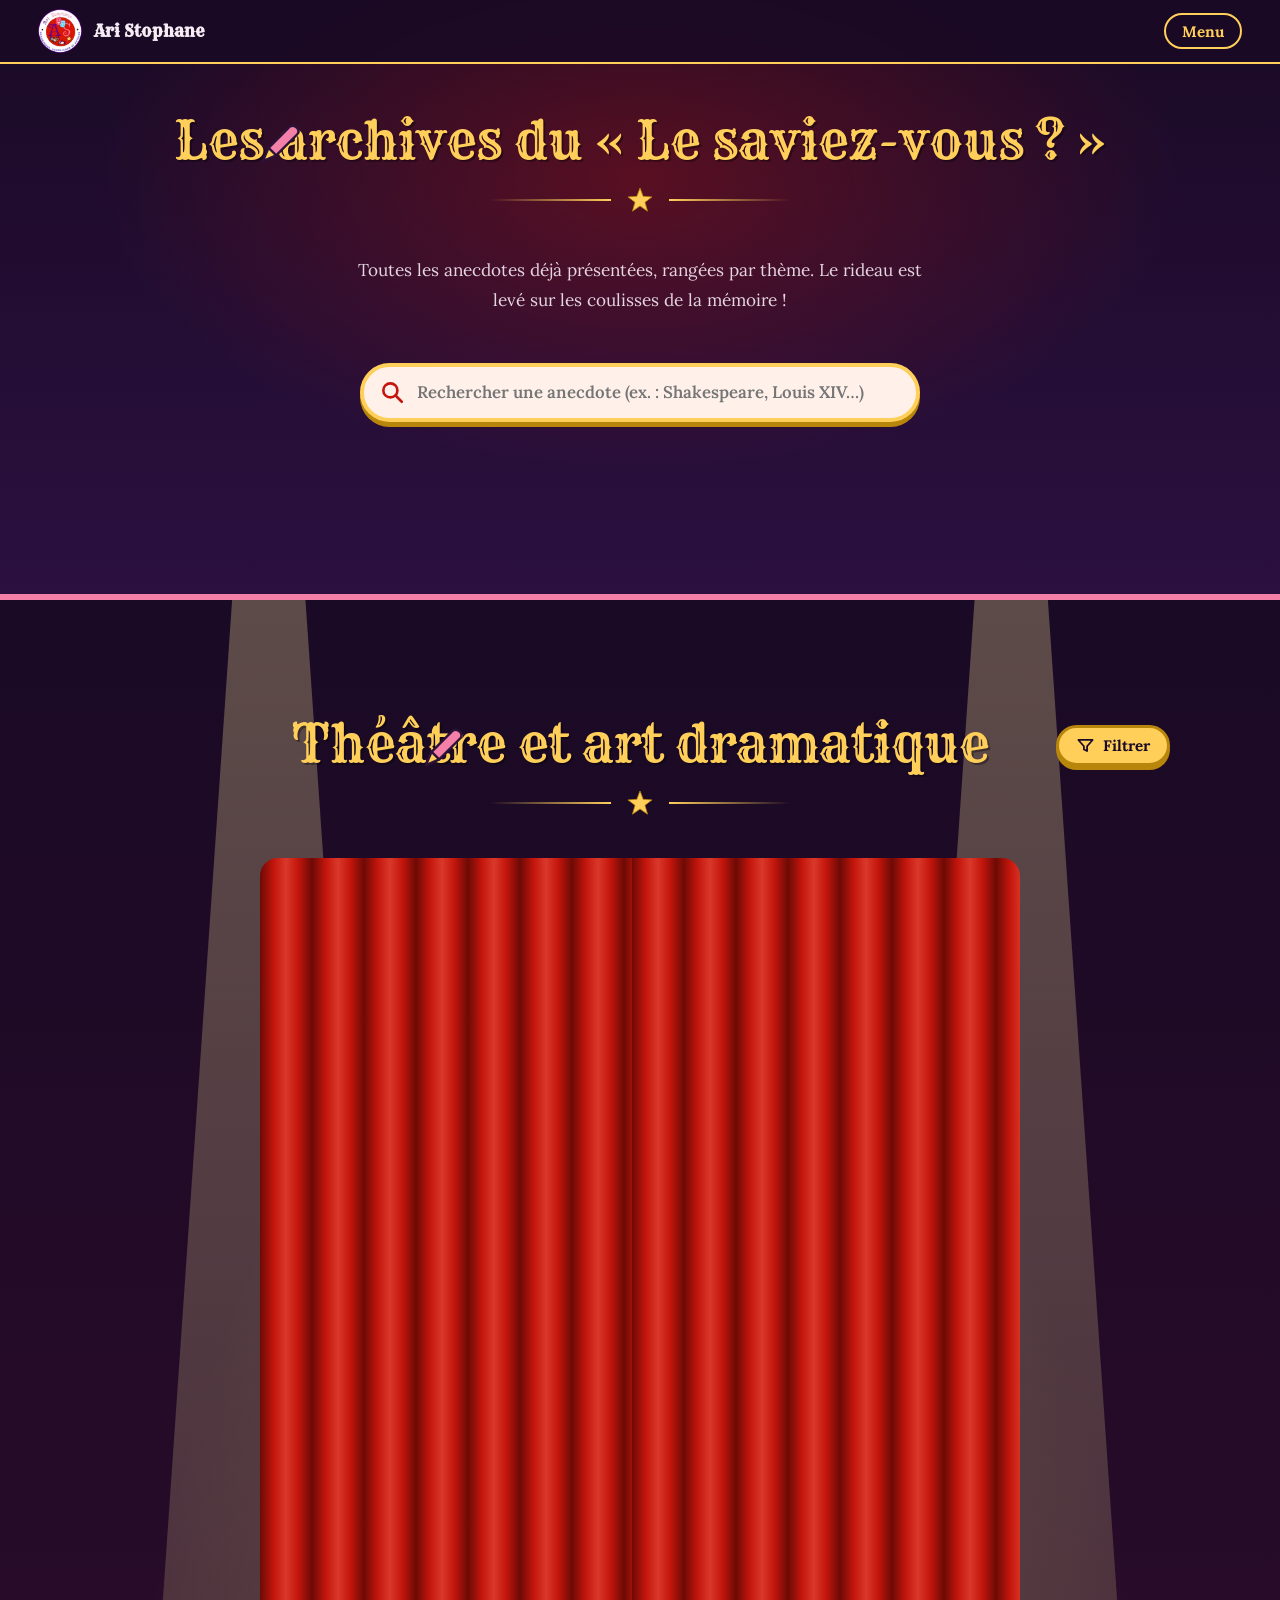
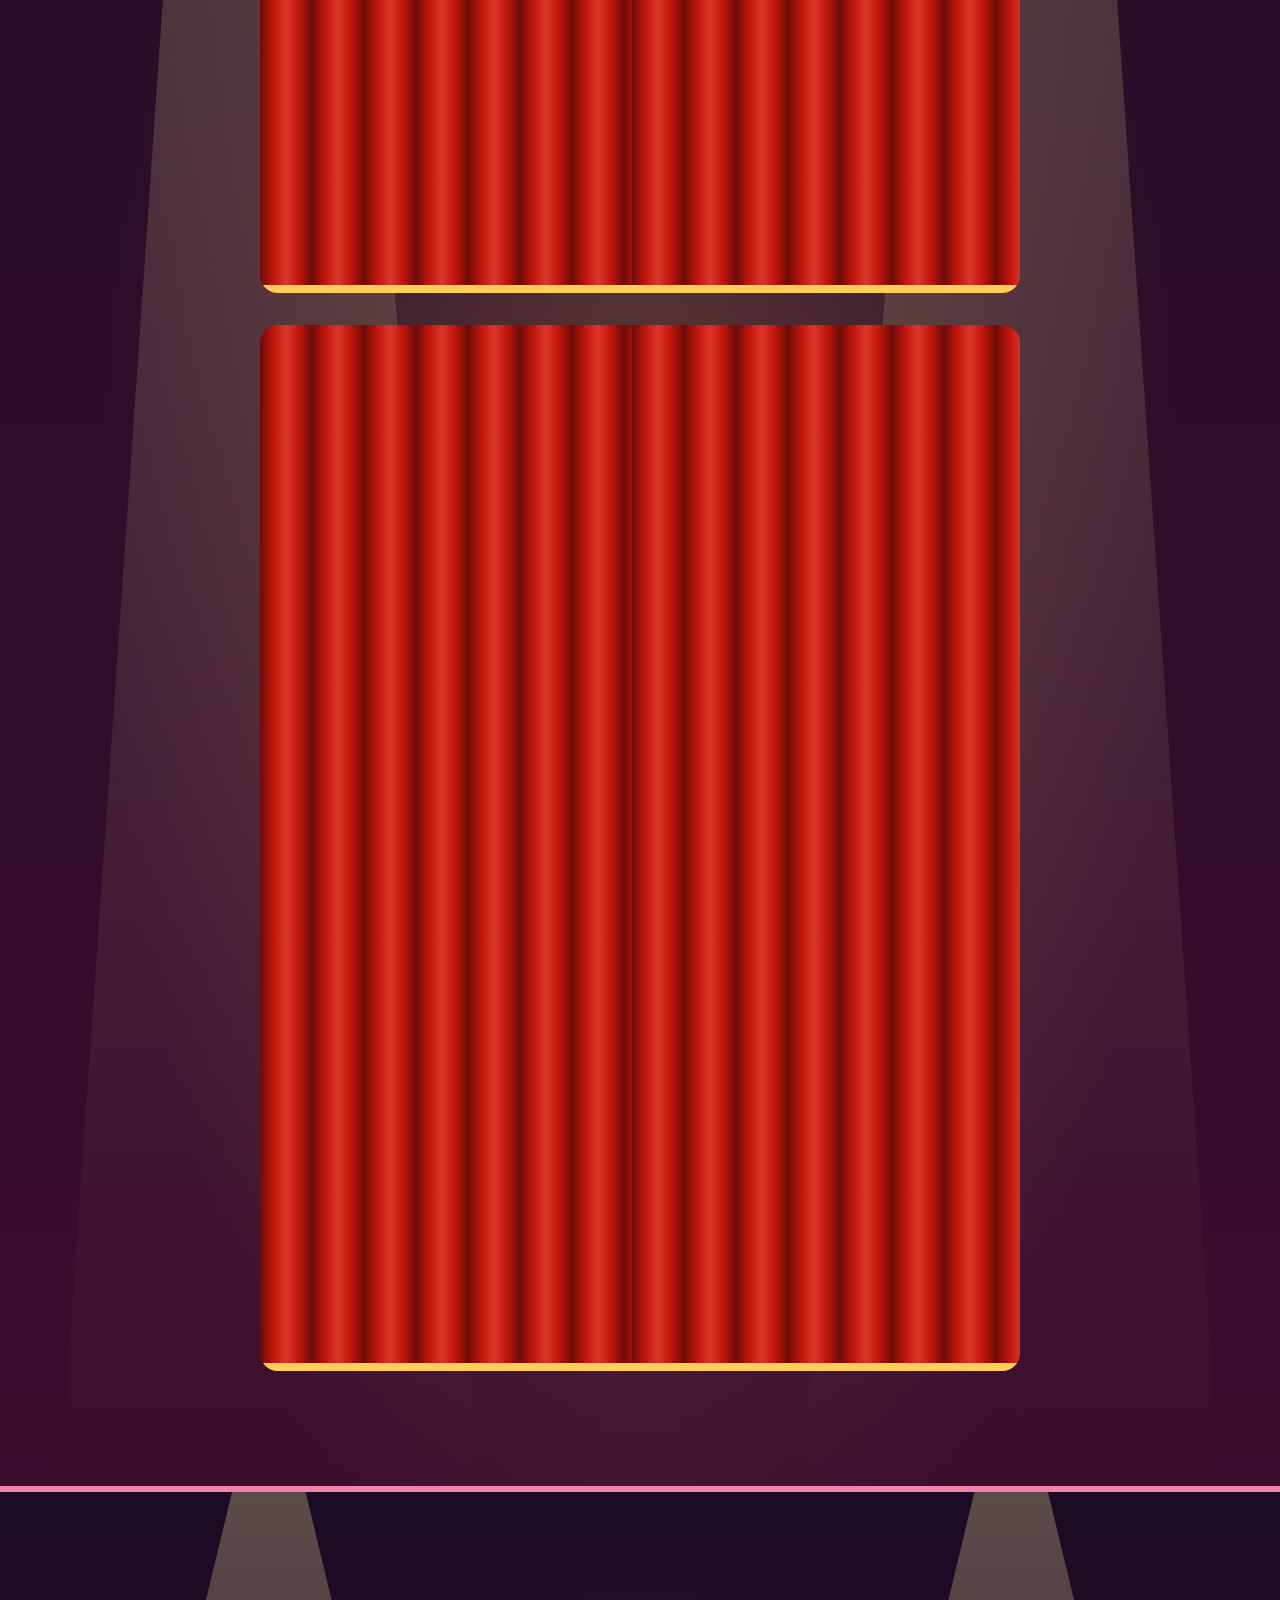
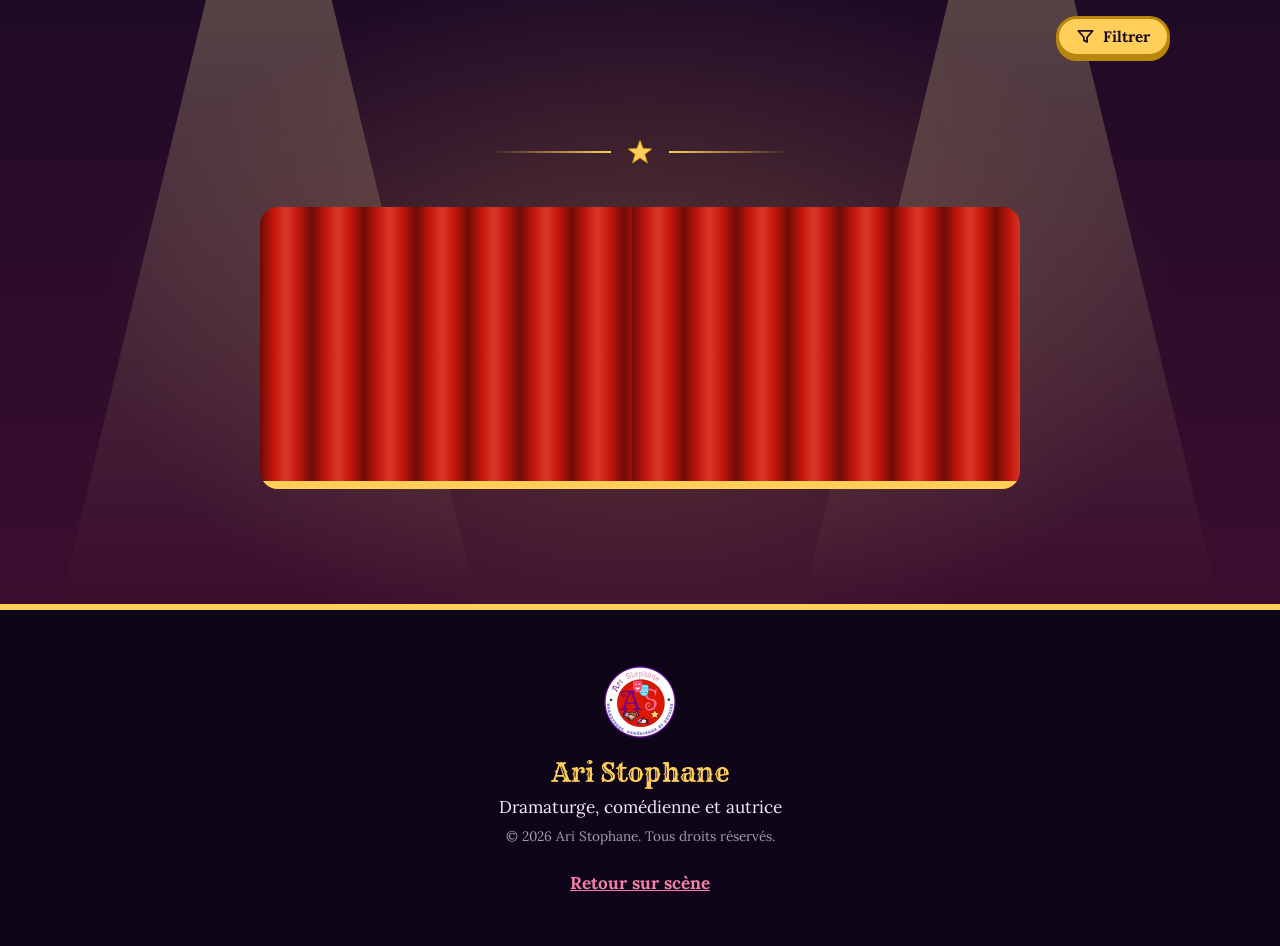
<file: archive.html>
<!DOCTYPE html>
<html lang="fr">
<head>
  <meta charset="utf-8">
  <meta name="viewport" content="width=device-width, initial-scale=1">
  <title>Archives du « Le saviez-vous ? » · Ari Stophane</title>
  <meta name="description" content="Les archives du « Le saviez-vous ? » d'Ari Stophane : toutes les anecdotes déjà présentées sur le théâtre, l'art dramatique et la littérature.">
  <meta name="theme-color" content="#1a0a25">
  <link rel="icon" type="image/png" href="images/favicon.png">
  <link rel="preconnect" href="https://fonts.googleapis.com">
  <link rel="preconnect" href="https://fonts.gstatic.com" crossorigin>
  <link href="https://fonts.googleapis.com/css2?family=Lora:ital,wght@0,400;0,600;0,700;1,400&family=Rye&family=Alex+Brush&display=swap" rel="stylesheet">
  <link rel="stylesheet" href="CSS/style.css?v=28">
  <script src="JS/script.js?v=28" defer></script>
  <script src="JS/archive.js?v=28" defer></script>
  
</head>
<body class="page-archive">

  <!-- Icônes réutilisables : masques de théâtre, étoile, ampoule -->
  <svg width="0" height="0" style="position:absolute" aria-hidden="true" focusable="false">
    <symbol id="m-comedie" viewBox="0 0 100 120">
      <path d="M8 14 Q50 -2 92 14 Q98 62 76 92 Q62 112 50 114 Q38 112 24 92 Q2 62 8 14Z" fill="currentColor" stroke="var(--contour, #2b1236)" stroke-width="4" stroke-linejoin="round"/>
      <path d="M21 44 Q33 30 45 44" fill="none" stroke="var(--trait, #fff)" stroke-width="6" stroke-linecap="round"/>
      <path d="M55 44 Q67 30 79 44" fill="none" stroke="var(--trait, #fff)" stroke-width="6" stroke-linecap="round"/>
      <path d="M22 68 Q50 106 78 68 Q50 76 22 68Z" fill="var(--trait, #fff)" stroke="var(--contour, #2b1236)" stroke-width="2.5" stroke-linejoin="round"/>
    </symbol>
    <symbol id="m-tragedie" viewBox="0 0 100 120">
      <path d="M8 14 Q50 -2 92 14 Q98 62 76 92 Q62 112 50 114 Q38 112 24 92 Q2 62 8 14Z" fill="currentColor" stroke="var(--contour, #2b1236)" stroke-width="4" stroke-linejoin="round"/>
      <path d="M20 47 L45 36" fill="none" stroke="var(--trait, #fff)" stroke-width="6" stroke-linecap="round"/>
      <path d="M55 36 L80 47" fill="none" stroke="var(--trait, #fff)" stroke-width="6" stroke-linecap="round"/>
      <circle cx="35" cy="52" r="4.5" fill="var(--trait, #fff)"/>
      <circle cx="65" cy="52" r="4.5" fill="var(--trait, #fff)"/>
      <path d="M28 94 Q50 66 72 94" fill="none" stroke="var(--trait, #fff)" stroke-width="6" stroke-linecap="round"/>
    </symbol>
    <symbol id="etoile" viewBox="0 0 100 100">
      <path d="M50 4 L62 36 L96 38 L69 59 L79 93 L50 73 L21 93 L31 59 L4 38 L38 36Z" fill="currentColor" stroke="#b8860b" stroke-width="3" stroke-linejoin="round"/>
    </symbol>
  </svg>

  <a class="lien-evitement" href="#archive-haut">Aller au contenu</a>

  <!-- ============ NAVIGATION ============ -->
  <header class="nav" id="haut">
    <a class="marque" href="index.html" aria-label="Ari Stophane, retour à l'accueil">
      <img src="images/logo-144.webp" width="44" height="44" alt="">
      <span>Ari Stophane</span>
    </a>
    <button class="menu-bouton" type="button" aria-expanded="false" aria-controls="menu">Menu</button>
    <nav id="menu" aria-label="Navigation principale">
      <ul>
        <li style="--i:0"><a href="index.html">Accueil</a></li>
        <li style="--i:1"><a href="#theatre">Théâtre et art dramatique</a></li>
        <li style="--i:2"><a href="#litterature">Littérature, contes, histoires et grands récits</a></li>
      </ul>
    </nav>
  </header>

  <main>
    <section class="acte acte-jeux-haut" id="archive-haut" aria-labelledby="t-archive">
      <div class="acte-contenu">
        <h1 class="titre-acte" id="t-archive">Les archives du «&nbsp;Le saviez-vous&nbsp;?&nbsp;»</h1>
        <div class="filet" aria-hidden="true"><svg><use href="#etoile"/></svg></div>
        <p class="sous-titre-acte">Toutes les anecdotes déjà présentées, rangées par thème. Le rideau est levé sur les coulisses de la mémoire !</p>
        <form class="archive-recherche" role="search">
          <button class="recherche-bouton" type="submit" aria-label="Lancer la recherche"><svg class="recherche-loupe" viewBox="0 0 24 24" fill="none" stroke="currentColor" stroke-width="2.4" stroke-linecap="round" aria-hidden="true"><circle cx="10.5" cy="10.5" r="6.5"/><path d="M15.5 15.5L21 21"/></svg></button>
          <input id="recherche" type="search" aria-label="Rechercher une anecdote par mots-clés" placeholder="Rechercher une anecdote (ex. : Shakespeare, Louis XIV…)" autocomplete="off" enterkeyhint="search">
        </form>
        <div class="archive-retour-zone" hidden><button class="archive-retour" id="archive-retour" type="button" hidden><svg viewBox="0 0 24 24" fill="none" stroke="currentColor" stroke-width="2.6" stroke-linecap="round" stroke-linejoin="round" aria-hidden="true"><path d="M10 5l-7 7 7 7M3 12h18"/></svg> Retour</button></div>
        <p class="archive-compte" id="archive-compte" aria-live="polite"></p>
      </div>
    </section>
    <section data-filtrable="filtre-theatre" class="acte acte-avis-neuf avis-saviez" id="theatre" aria-labelledby="t-theatre">
      <div class="avis-neuf-faisceaux" aria-hidden="true"><span></span><span></span></div>
      <div class="avis-neuf-pluie" aria-hidden="true"><svg style="--x:35%;--d:2.3s;--t:7.0s;--s:27px"><use href="#etoile"/></svg><svg style="--x:17%;--d:2.0s;--t:9.8s;--s:23px"><use href="#etoile"/></svg><svg style="--x:33%;--d:1.0s;--t:8.5s;--s:22px"><use href="#etoile"/></svg><svg style="--x:3%;--d:6.0s;--t:6.1s;--s:21px"><use href="#etoile"/></svg><svg style="--x:25%;--d:5.5s;--t:6.8s;--s:27px"><use href="#etoile"/></svg><svg style="--x:52%;--d:1.3s;--t:7.3s;--s:15px"><use href="#etoile"/></svg><svg style="--x:73%;--d:5.5s;--t:8.1s;--s:17px"><use href="#etoile"/></svg><svg style="--x:31%;--d:1.3s;--t:6.3s;--s:17px"><use href="#etoile"/></svg></div>
      <div class="acte-contenu avis-neuf-contenu saviez-scene" data-apparait>
        <button class="filtre-ouvrir" type="button" data-ouvre="filtre-theatre" aria-haspopup="dialog"><svg class="icone-bouton icone-filtre" viewBox="0 0 24 24" fill="none" stroke="currentColor" stroke-width="2.2" stroke-linecap="round" stroke-linejoin="round" aria-hidden="true"><path d="M3 5h18l-7 8v6l-4-2v-4z"/></svg> Filtrer <span class="filtre-compte" hidden></span></button>
        <h2 class="titre-acte" id="t-theatre">Théâtre et art dramatique</h2>
        <div class="filet" aria-hidden="true"><svg><use href="#etoile"/></svg></div>
        <div class="saviez-rideau" data-anecdote data-type="theatre" data-categorie="comedie-francaise" data-debut="2026-11-02" data-fin="2026-11-05" data-mots="comédie-française louis xiv ordonnance 1680 troupe permanente salle richelieu histoire fondation comédiens répertoire paris">
          <div class="saviez-pan saviez-pan-g" aria-hidden="true"></div>
          <div class="saviez-pan saviez-pan-d" aria-hidden="true"></div>
          <article class="saviez-carte">
            <p class="saviez-mention">Présenté du 2 novembre 2026 jusqu'au 5 novembre 2026</p>
            <p class="saviez-date">21 octobre 1680</p>
            <p class="saviez-compteur">Il y a <strong data-annees-depuis="1680-10-21">346</strong> ans</p>
            <p>Ce jour-là, le roi Louis XIV signait l'ordonnance qui donnait naissance à la Comédie-Française. C'est aujourd'hui la plus ancienne troupe de théâtre permanente encore en activité dans le monde.</p>
            <figure class="saviez-photo">
              <div class="saviez-photo-cadre"><img loading="lazy" decoding="async" src="images/salle-richelieu.webp" width="720" height="720" alt="Façade en pierre claire de la salle Richelieu, à Paris, avec ses colonnes au rez-de-chaussée et ses bannières rouges «&nbsp;Comédie-Française&nbsp;»."></div>
              <figcaption><span class="saviez-legende">Façade en pierre claire de la salle Richelieu, à Paris, avec ses colonnes au rez-de-chaussée et ses bannières rouges «&nbsp;Comédie-Française&nbsp;».</span><span class="saviez-credit">Crédit photographique&nbsp;: BnF</span></figcaption>
            </figure>
            <ul class="saviez-chiffres">
              <li><strong data-compte="60">60</strong><span>comédiens environ</span></li>
              <li><strong>Plusieurs milliers</strong><span>d'œuvres au répertoire historique</span></li>
            </ul>
          
            <div class="saviez-pied"><a class="bouton bouton-encre" href="https://www.comedie-francaise.fr/histoire-de-la-comedie-francaise/" target="_blank" rel="noopener noreferrer"><svg class="icone-bouton icone-livre" viewBox="0 0 24 24" fill="none" stroke="currentColor" stroke-width="2" stroke-linecap="round" stroke-linejoin="round" aria-hidden="true"><path d="M12 6C10 4.5 6.5 4 3 4.5v14c3.5-.5 7 0 9 1.5 2-1.5 5.5-2 9-1.5v-14C17.5 4 14 4.5 12 6z"/><path d="M12 6v14"/><path class="feuille" d="M12 6c1.7-1 4-1.4 6.5-1.2v12.6c-2.5-.2-4.8.2-6.5 1.2z" fill="currentColor" fill-opacity=".25"/></svg> Pour en savoir plus <span class="sr-only">(s'ouvre dans un nouvel onglet)</span></a></div>
          </article>
        </div>
        <div class="saviez-rideau" data-anecdote data-type="art-dramatique" data-categorie="shakespeare" data-debut="2026-11-05" data-fin="" data-mots="shakespeare roméo juliette balcon fenêtre scène du balcon tragédie amour vérone adaptations edith nesbit">
          <div class="saviez-pan saviez-pan-g" aria-hidden="true"></div>
          <div class="saviez-pan saviez-pan-d" aria-hidden="true"></div>
          <article class="saviez-carte">
            <p class="saviez-mention">Publié à partir du 5 novembre 2026</p>
            <h3 class="saviez-sujet">Roméo et Juliette ne se retrouvent pas sur un balcon dans le texte original&nbsp;!</h3>
            <p>La célèbre scène où Juliette apparaît au-dessus de Roméo est universellement connue comme la «&nbsp;scène du balcon&nbsp;». Pourtant, dans le texte de Shakespeare, Juliette apparaît à une fenêtre : le mot «&nbsp;balcon&nbsp;» n'est jamais explicitement mentionné. L'image romantique que nous connaissons aujourd'hui doit beaucoup aux adaptations et aux représentations ultérieures de la pièce.</p>
            <figure class="saviez-photo saviez-photo-portrait">
              <div class="saviez-photo-cadre"><img loading="lazy" decoding="async" src="images/romeo-juliette.webp" width="640" height="916" alt="Illustration ancienne : Juliette, penchée à une balustrade de pierre, aux longs cheveux dorés, tend la main à Roméo agenouillé en contrebas, vêtu de rouge"></div>
              <figcaption><span class="saviez-legende">Illustration ancienne de Roméo et Juliette à la fenêtre, peinture romantique ou gravure du XIX<sup>e</sup> siècle.</span><span class="saviez-credit">Crédit image&nbsp;: Roméo et Juliette de «&nbsp;Histoires pour enfants de Shakespeare&nbsp;» par Edith Nesbit (1858-1924) publié par Raphael Tuck et Sons Ltd., Londres.</span></figcaption>
            </figure>
            <div class="saviez-pied"><a class="bouton bouton-encre" href="https://www.folger.edu/blogs/shakespeare-and-beyond/quiz-order-it-juliet-whats-in-a-name-speech/" target="_blank" rel="noopener noreferrer"><svg class="icone-bouton icone-livre" viewBox="0 0 24 24" fill="none" stroke="currentColor" stroke-width="2" stroke-linecap="round" stroke-linejoin="round" aria-hidden="true"><path d="M12 6C10 4.5 6.5 4 3 4.5v14c3.5-.5 7 0 9 1.5 2-1.5 5.5-2 9-1.5v-14C17.5 4 14 4.5 12 6z"/><path d="M12 6v14"/><path class="feuille" d="M12 6c1.7-1 4-1.4 6.5-1.2v12.6c-2.5-.2-4.8.2-6.5 1.2z" fill="currentColor" fill-opacity=".25"/></svg> Pour en savoir plus <span class="sr-only">(s'ouvre dans un nouvel onglet)</span></a></div>
          </article>
        </div>
        <p class="archive-vide" hidden role="status"></p>
      </div>
    </section>

    <section data-filtrable="filtre-litterature" class="acte acte-avis-neuf avis-saviez" id="litterature" aria-labelledby="t-litterature">
      <div class="avis-neuf-faisceaux" aria-hidden="true"><span></span><span></span></div>
      <div class="avis-neuf-pluie" aria-hidden="true"><svg style="--x:92%;--d:3.9s;--t:7.8s;--s:25px"><use href="#etoile"/></svg><svg style="--x:71%;--d:0.5s;--t:9.4s;--s:25px"><use href="#etoile"/></svg><svg style="--x:30%;--d:5.2s;--t:9.4s;--s:15px"><use href="#etoile"/></svg><svg style="--x:76%;--d:3.2s;--t:6.3s;--s:26px"><use href="#etoile"/></svg><svg style="--x:71%;--d:6.8s;--t:7.1s;--s:24px"><use href="#etoile"/></svg><svg style="--x:73%;--d:6.8s;--t:7.4s;--s:22px"><use href="#etoile"/></svg><svg style="--x:10%;--d:5.8s;--t:9.1s;--s:20px"><use href="#etoile"/></svg><svg style="--x:77%;--d:6.6s;--t:8.1s;--s:17px"><use href="#etoile"/></svg></div>
      <div class="acte-contenu avis-neuf-contenu saviez-scene" data-apparait>
        <button class="filtre-ouvrir" type="button" data-ouvre="filtre-litterature" aria-haspopup="dialog"><svg class="icone-bouton icone-filtre" viewBox="0 0 24 24" fill="none" stroke="currentColor" stroke-width="2.2" stroke-linecap="round" stroke-linejoin="round" aria-hidden="true"><path d="M3 5h18l-7 8v6l-4-2v-4z"/></svg> Filtrer <span class="filtre-compte" hidden></span></button>
        <h2 class="titre-acte" id="t-litterature">Littérature, contes, histoires et grands récits</h2>
        <div class="filet" aria-hidden="true"><svg><use href="#etoile"/></svg></div>
        <div class="saviez-rideau" data-attente>
          <div class="saviez-pan saviez-pan-g" aria-hidden="true"></div>
          <div class="saviez-pan saviez-pan-d" aria-hidden="true"></div>
          <article class="saviez-carte attente-carte">
            <span class="saviez-ampoule" aria-hidden="true">?</span>
            <p class="attente-texte">L'anecdote est en cours de recherche, veuillez patienter. Le rideau va bientôt se lever.</p>
            <p class="attente-points" aria-hidden="true"><span></span><span></span><span></span></p>
          </article>
        </div>
        <p class="archive-vide" hidden role="status"></p>
      </div>
    </section>

  </main>

  <dialog class="filtre-dialog" id="filtre-theatre" aria-labelledby="t-filtre-theatre">
    <div class="lecteur-tete">
      <div><p class="lecteur-meta">Filtrer les anecdotes</p><h3 id="t-filtre-theatre" class="lecteur-titre">Théâtre et art dramatique</h3></div>
      <button class="lecteur-fermer" type="button" data-fermer aria-label="Fermer les filtres"><svg viewBox="0 0 24 24" aria-hidden="true"><path d="M5 5 L19 19 M19 5 L5 19" stroke="currentColor" stroke-width="3" stroke-linecap="round"/></svg></button>
    </div>
    <div class="lecteur-corps filtre-corps">
      <fieldset class="filtre-groupe"><legend>Type</legend><div class="filtre-puces"><label class="filtre-puce"><input type="checkbox" name="type" value="theatre"><span>Théâtre</span></label><label class="filtre-puce"><input type="checkbox" name="type" value="art-dramatique"><span>Art dramatique</span></label></div></fieldset>
      <fieldset class="filtre-groupe"><legend>Date de publication</legend>
        <div class="filtre-dates">
          <label>Date de début<input type="date" name="debut"></label>
          <label>Date de fin<input type="date" name="fin"></label>
        </div>
        <p class="filtre-aide">Renseignez la date de début, la date de fin, ou les deux : les anecdotes publiées pendant cette période s'affichent.</p>
      </fieldset>
      <fieldset class="filtre-groupe"><legend>Catégorie</legend><div class="filtre-puces"><label class="filtre-puce"><input type="checkbox" name="cat" value="comedie-francaise"><span>Comédie-Française</span></label><label class="filtre-puce"><input type="checkbox" name="cat" value="shakespeare"><span>Shakespeare</span></label></div></fieldset>
      <fieldset class="filtre-groupe"><legend>Afficher les anecdotes qui correspondent à</legend>
        <div class="filtre-puces">
          <label class="filtre-puce"><input type="radio" name="mode-theatre" value="un" checked><span>Au moins un de mes choix</span></label>
          <label class="filtre-puce"><input type="radio" name="mode-theatre" value="tous"><span>Tous mes choix</span></label>
        </div>
        <p class="filtre-aide">Vous n'avez pas besoin de tout remplir : une seule catégorie suffit.</p>
      </fieldset>
    </div>
    <div class="filtre-pied">
      <button class="bouton bouton-contour-encre" type="button" data-reinit>Réinitialiser</button>
      <button class="bouton bouton-encre" type="button" data-fermer>Voir les anecdotes</button>
    </div>
  </dialog>

  <dialog class="filtre-dialog" id="filtre-litterature" aria-labelledby="t-filtre-litterature">
    <div class="lecteur-tete">
      <div><p class="lecteur-meta">Filtrer les anecdotes</p><h3 id="t-filtre-litterature" class="lecteur-titre">Littérature, contes, histoires et grands récits</h3></div>
      <button class="lecteur-fermer" type="button" data-fermer aria-label="Fermer les filtres"><svg viewBox="0 0 24 24" aria-hidden="true"><path d="M5 5 L19 19 M19 5 L5 19" stroke="currentColor" stroke-width="3" stroke-linecap="round"/></svg></button>
    </div>
    <div class="lecteur-corps filtre-corps">
      <fieldset class="filtre-groupe"><legend>Genre</legend><div class="filtre-puces"><label class="filtre-puce"><input type="checkbox" name="type" value="litterature"><span>Littérature</span></label><label class="filtre-puce"><input type="checkbox" name="type" value="contes"><span>Contes</span></label><label class="filtre-puce"><input type="checkbox" name="type" value="histoires"><span>Histoires</span></label><label class="filtre-puce"><input type="checkbox" name="type" value="grands-recits"><span>Grands récits</span></label></div></fieldset>
      <fieldset class="filtre-groupe"><legend>Date de publication</legend>
        <div class="filtre-dates">
          <label>Date de début<input type="date" name="debut"></label>
          <label>Date de fin<input type="date" name="fin"></label>
        </div>
        <p class="filtre-aide">Renseignez la date de début, la date de fin, ou les deux : les anecdotes publiées pendant cette période s'affichent.</p>
      </fieldset>
      <fieldset class="filtre-groupe"><legend>Catégorie</legend><p class="filtre-attente">En attente d'anecdotes.</p></fieldset>
      <fieldset class="filtre-groupe"><legend>Afficher les anecdotes qui correspondent à</legend>
        <div class="filtre-puces">
          <label class="filtre-puce"><input type="radio" name="mode-litterature" value="un" checked><span>Au moins un de mes choix</span></label>
          <label class="filtre-puce"><input type="radio" name="mode-litterature" value="tous"><span>Tous mes choix</span></label>
        </div>
        <p class="filtre-aide">Vous n'avez pas besoin de tout remplir : une seule catégorie suffit.</p>
      </fieldset>
    </div>
    <div class="filtre-pied">
      <button class="bouton bouton-contour-encre" type="button" data-reinit>Réinitialiser</button>
      <button class="bouton bouton-encre" type="button" data-fermer>Voir les anecdotes</button>
    </div>
  </dialog>

  <footer class="pied">
    <img loading="lazy" decoding="async" src="images/logo-144.webp" width="72" height="72" alt="">
    <p class="pied-nom">Ari Stophane</p>
    <p>Dramaturge, comédienne et autrice</p>
    <p class="pied-fin">© <span id="annee">2026</span> Ari Stophane. Tous droits réservés.</p>
    <a class="pied-haut" href="#haut">Retour sur scène</a>
  </footer>

</body>
</html>
</file>
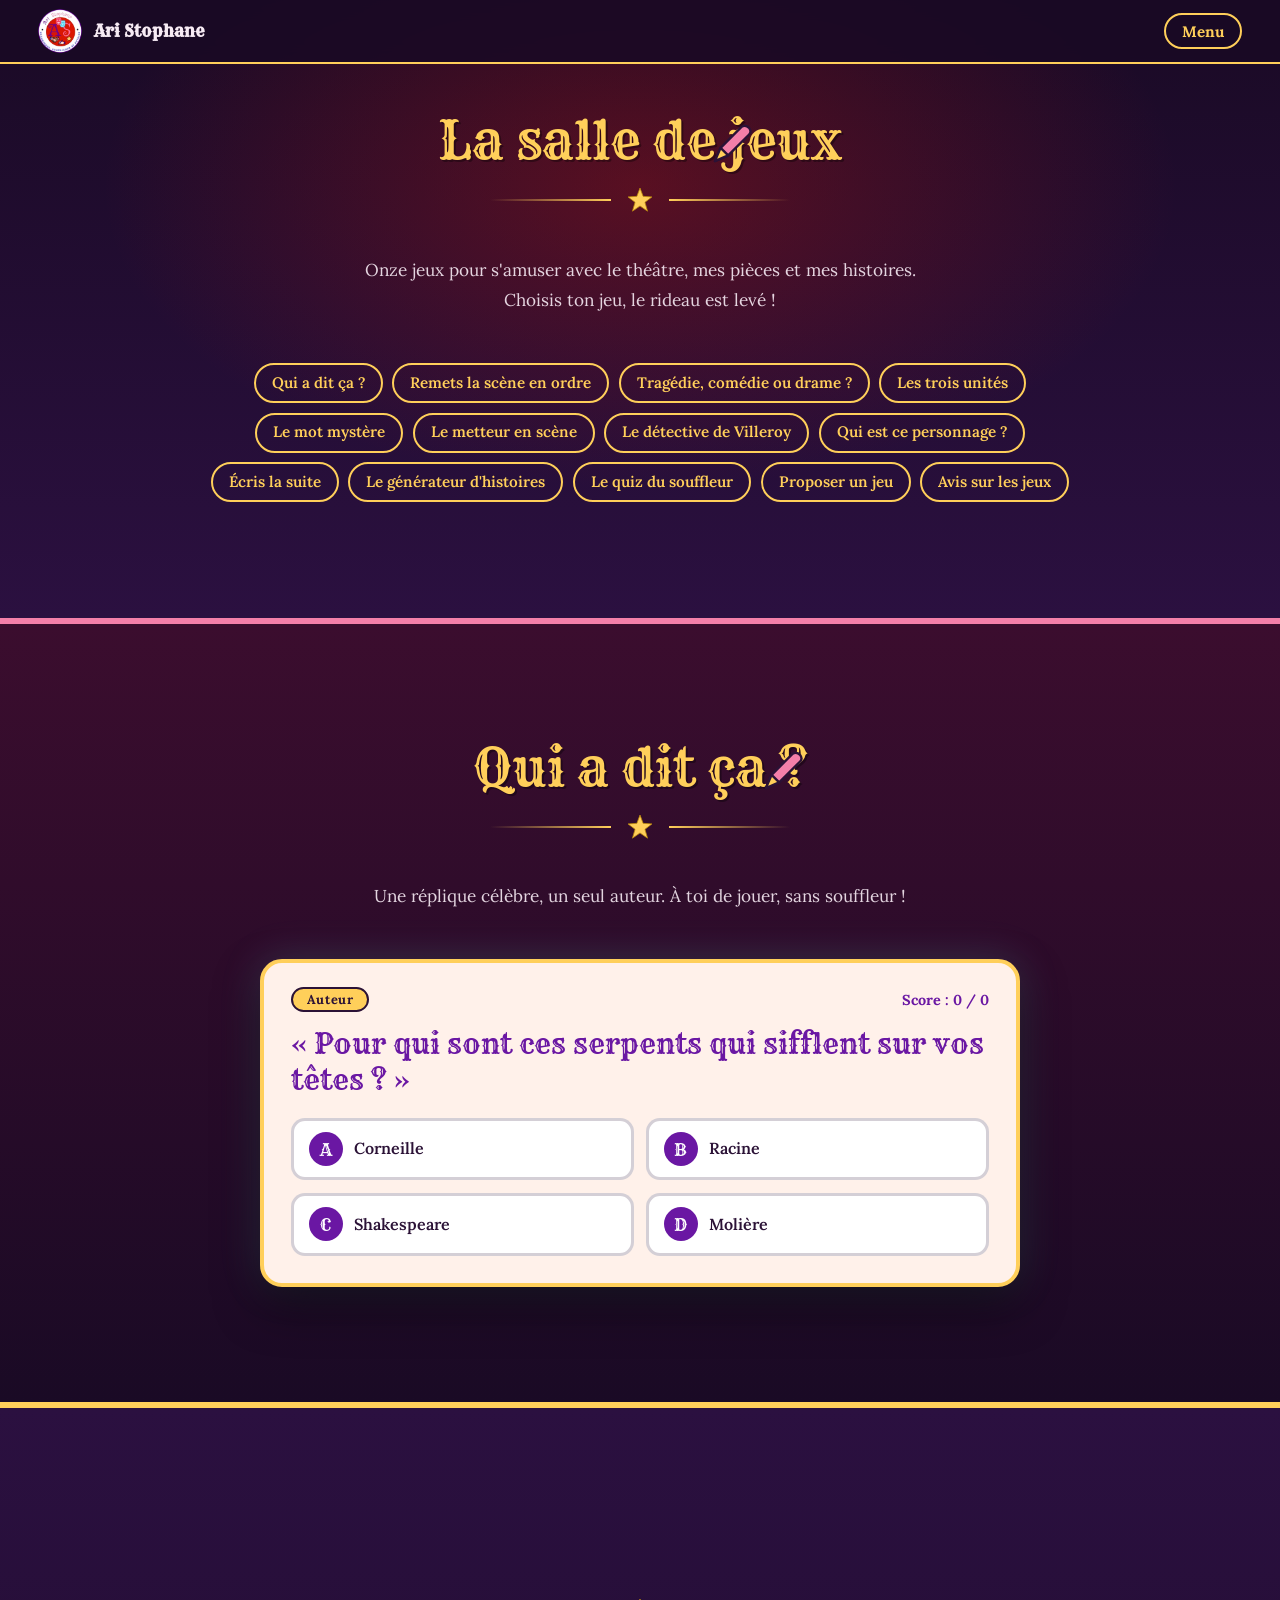
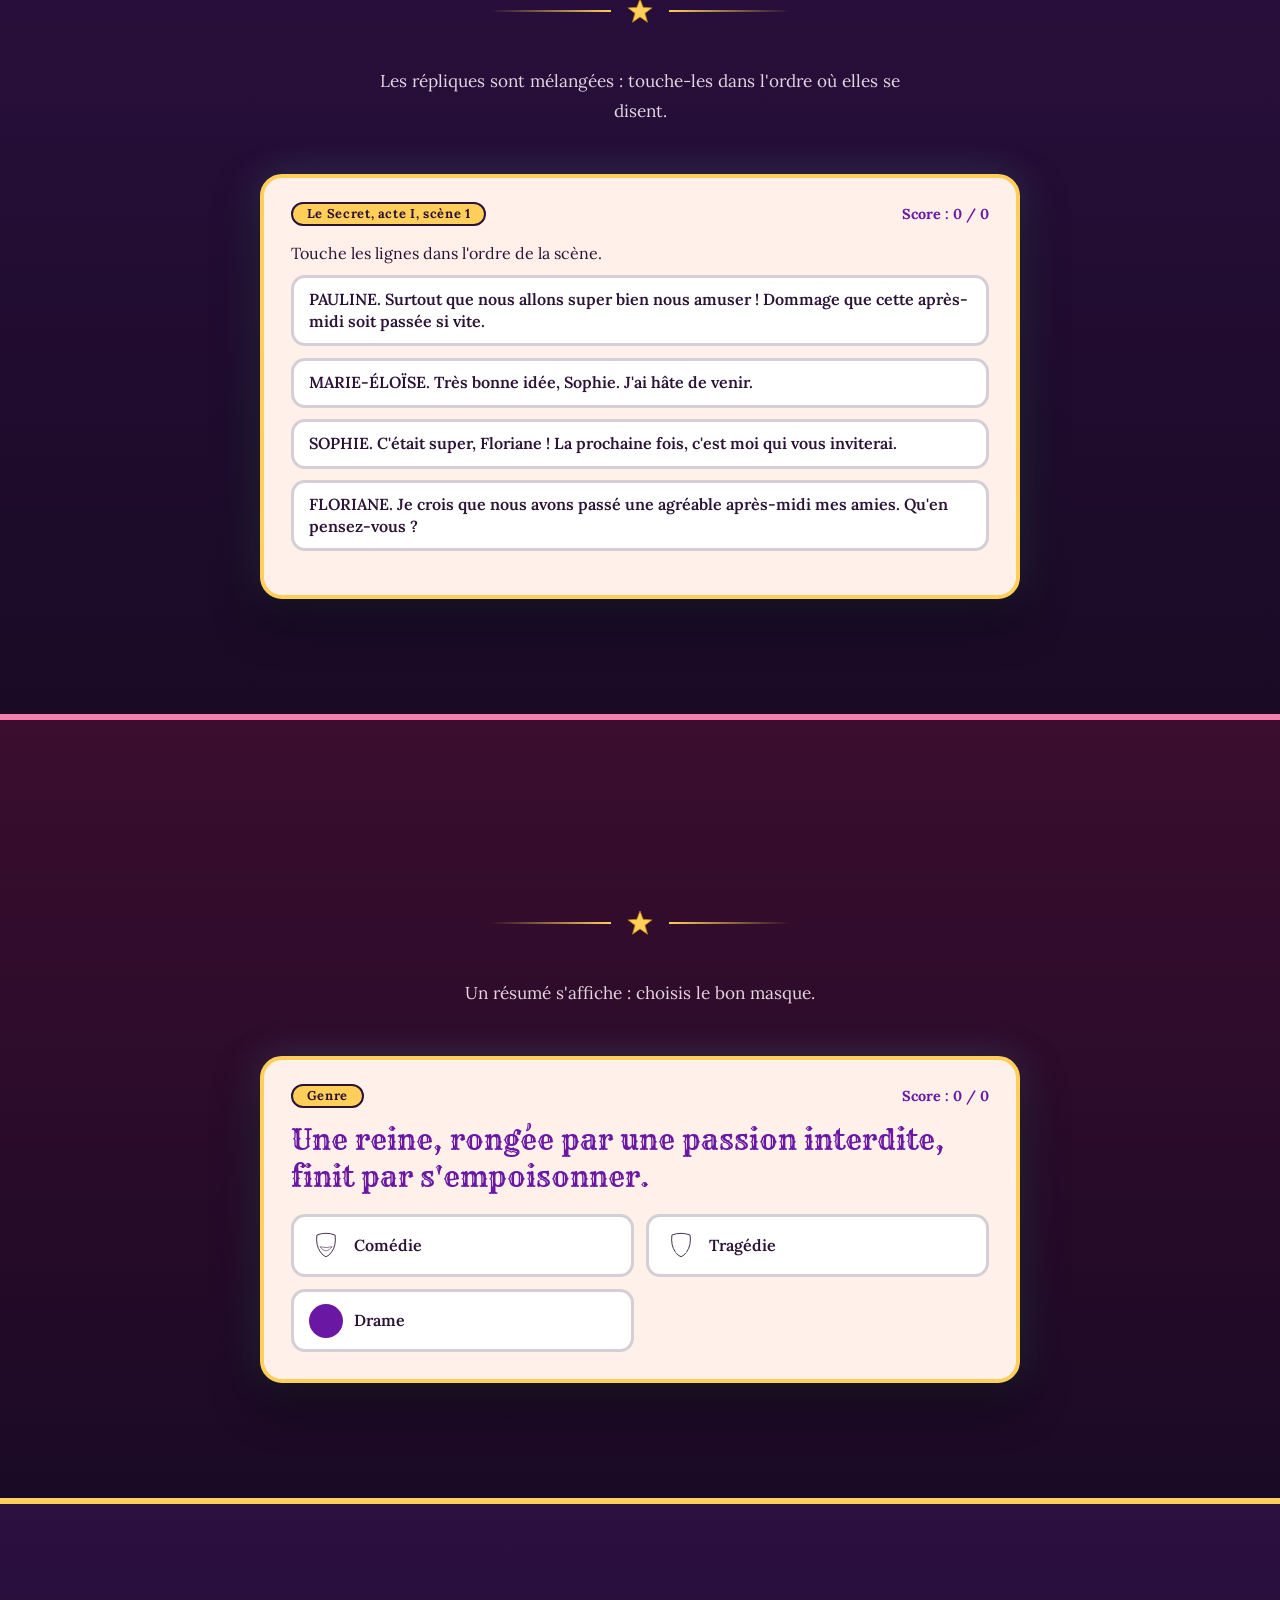
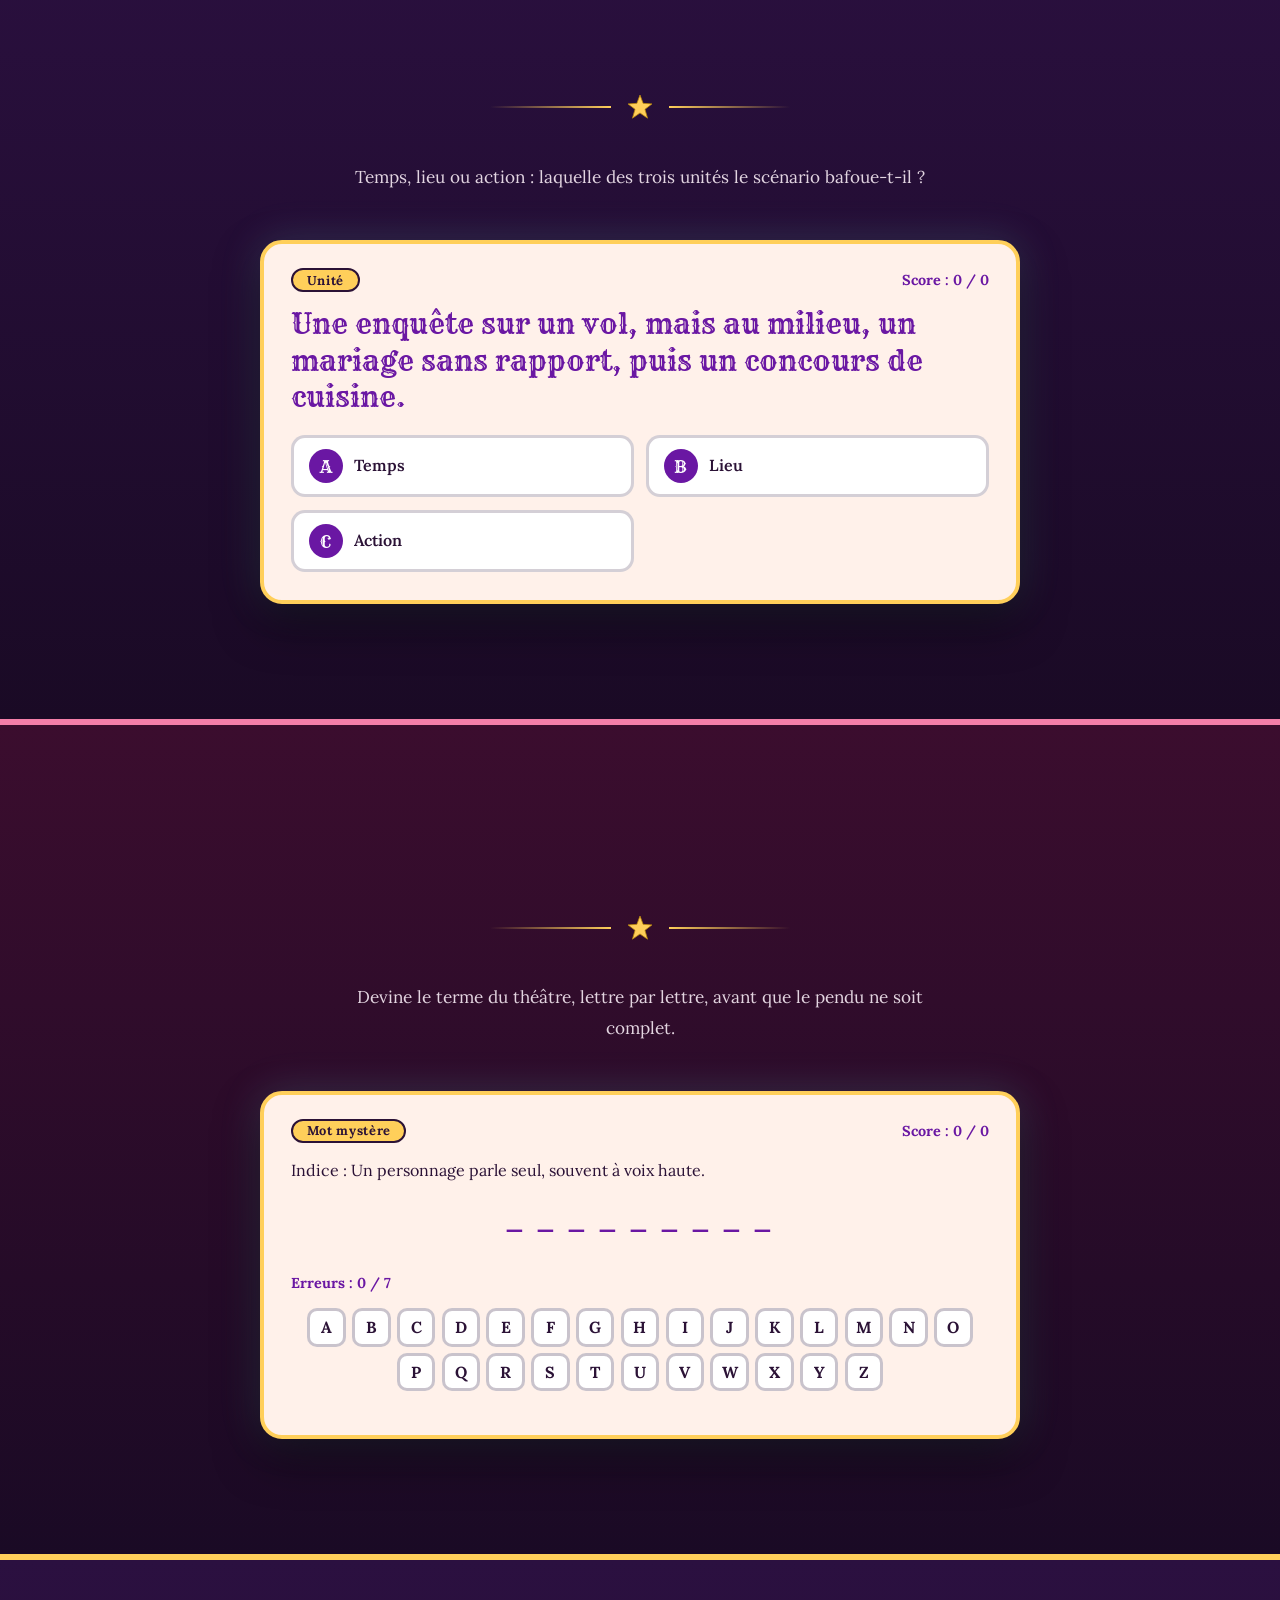
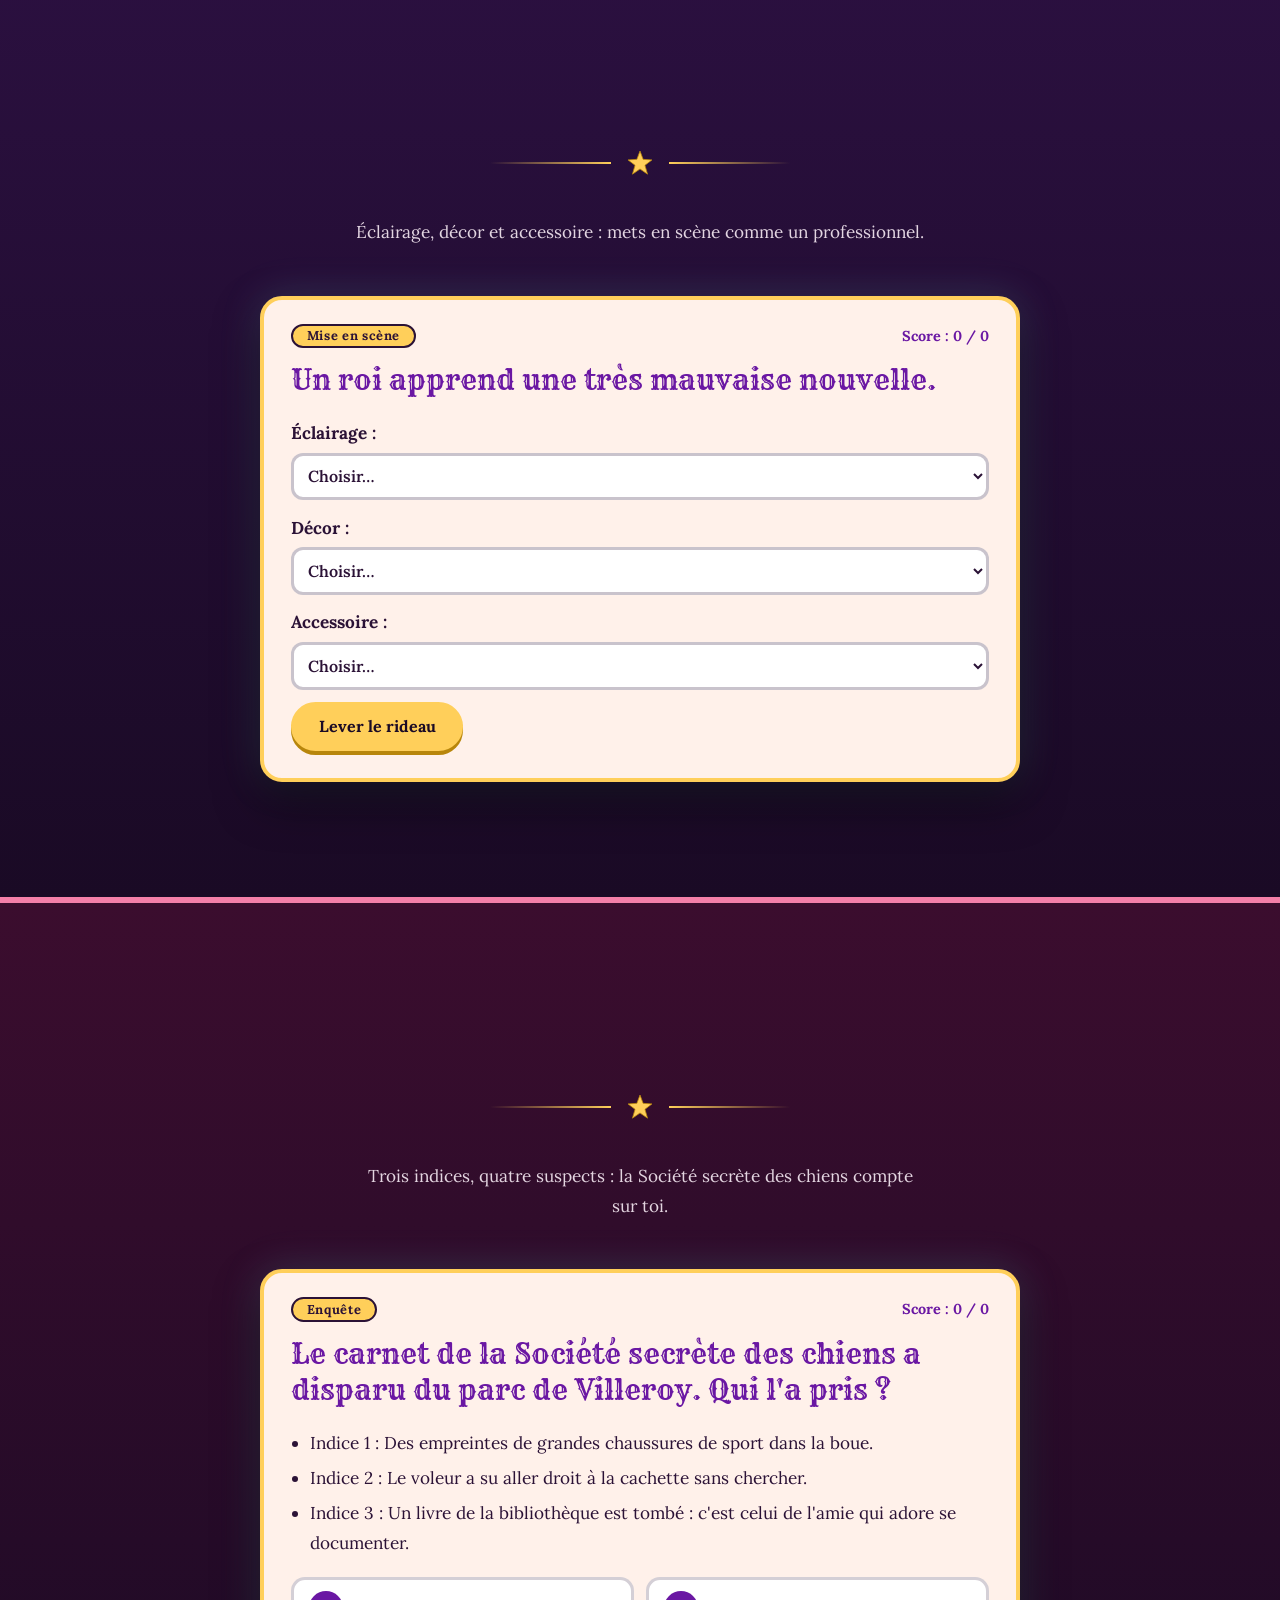
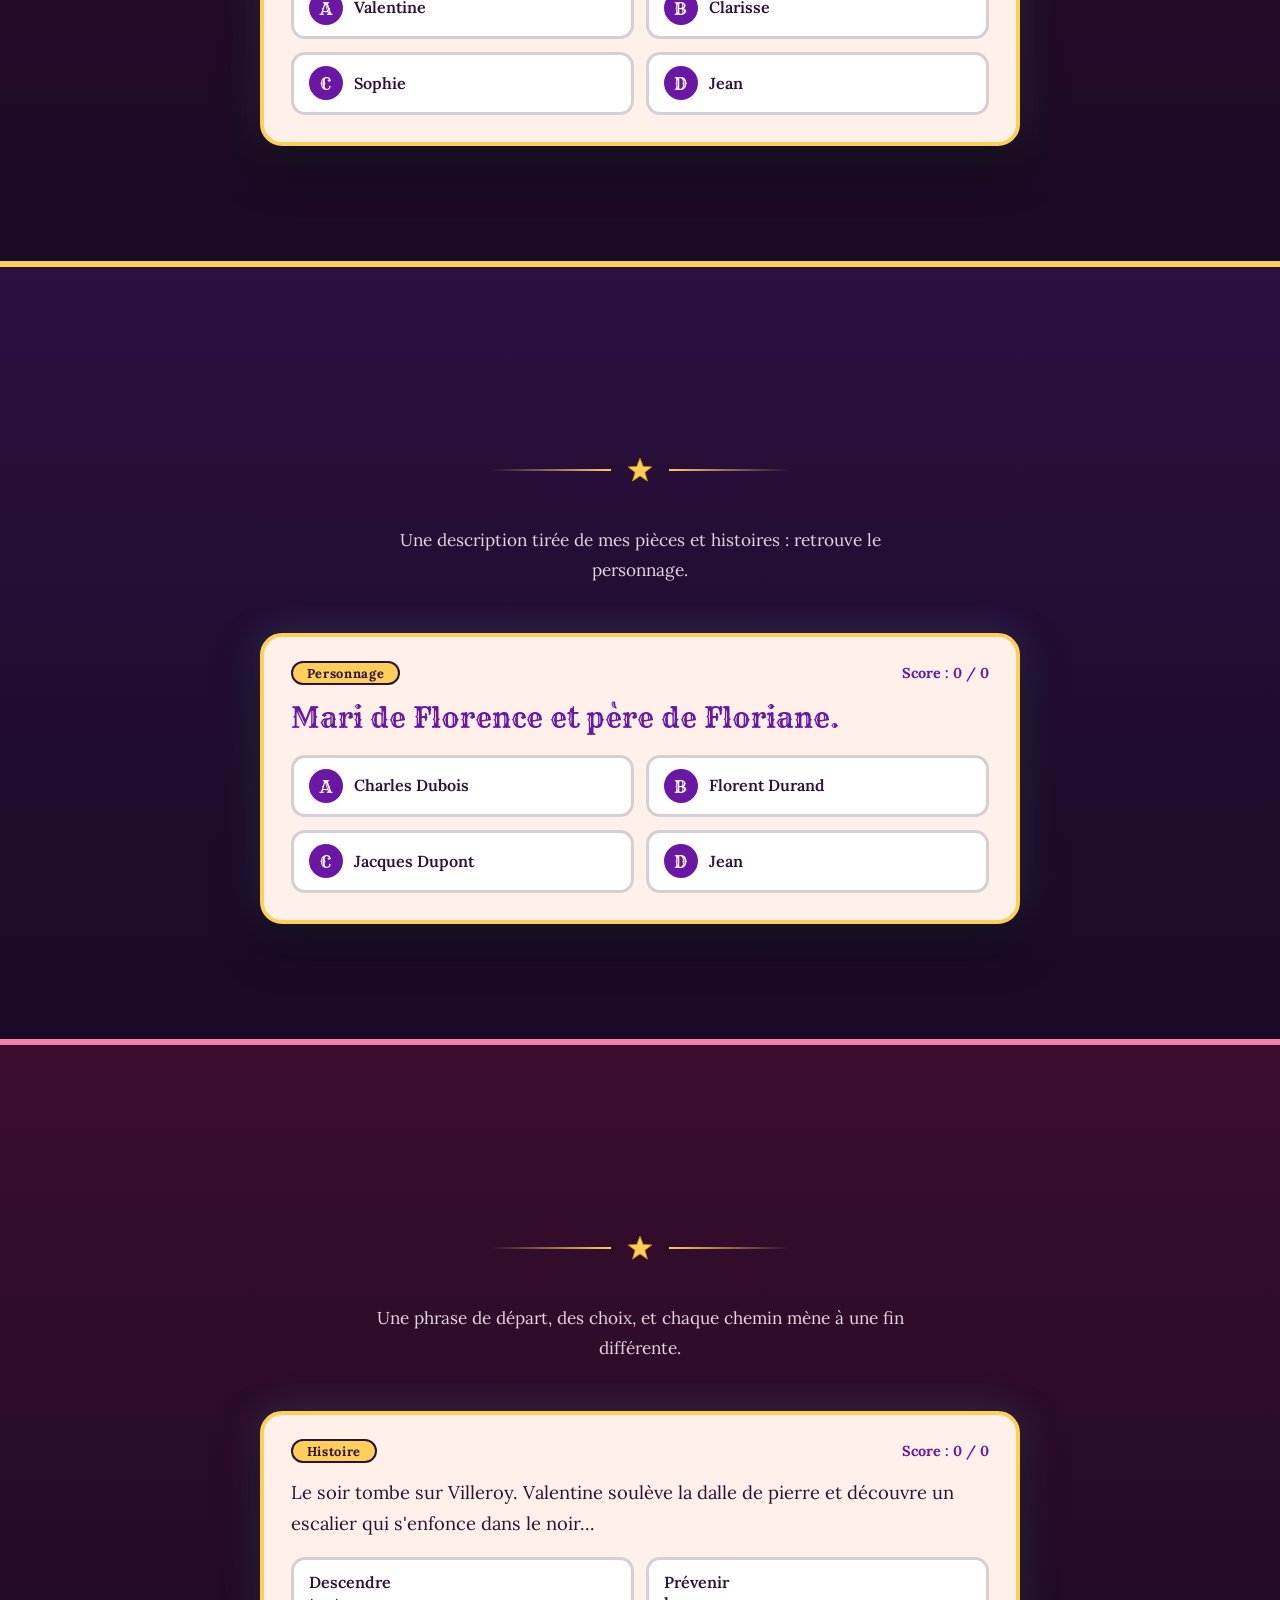
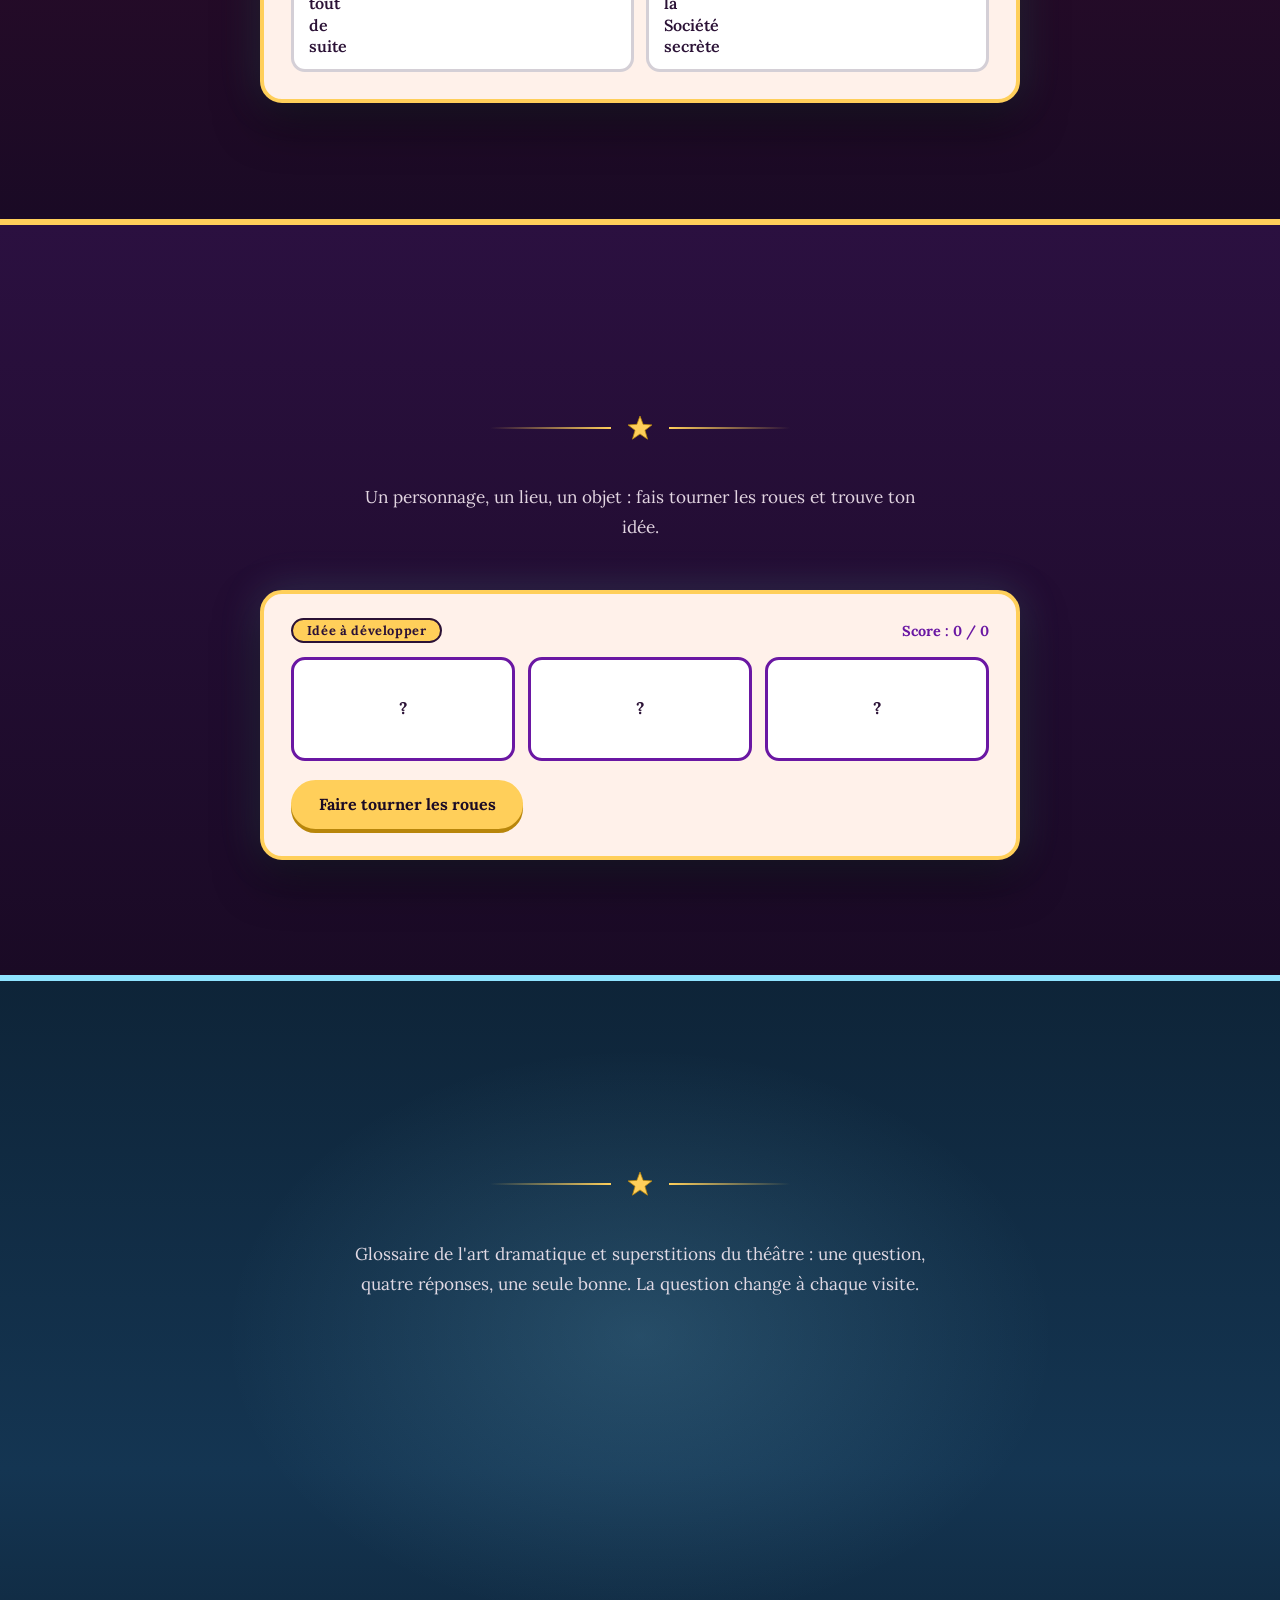
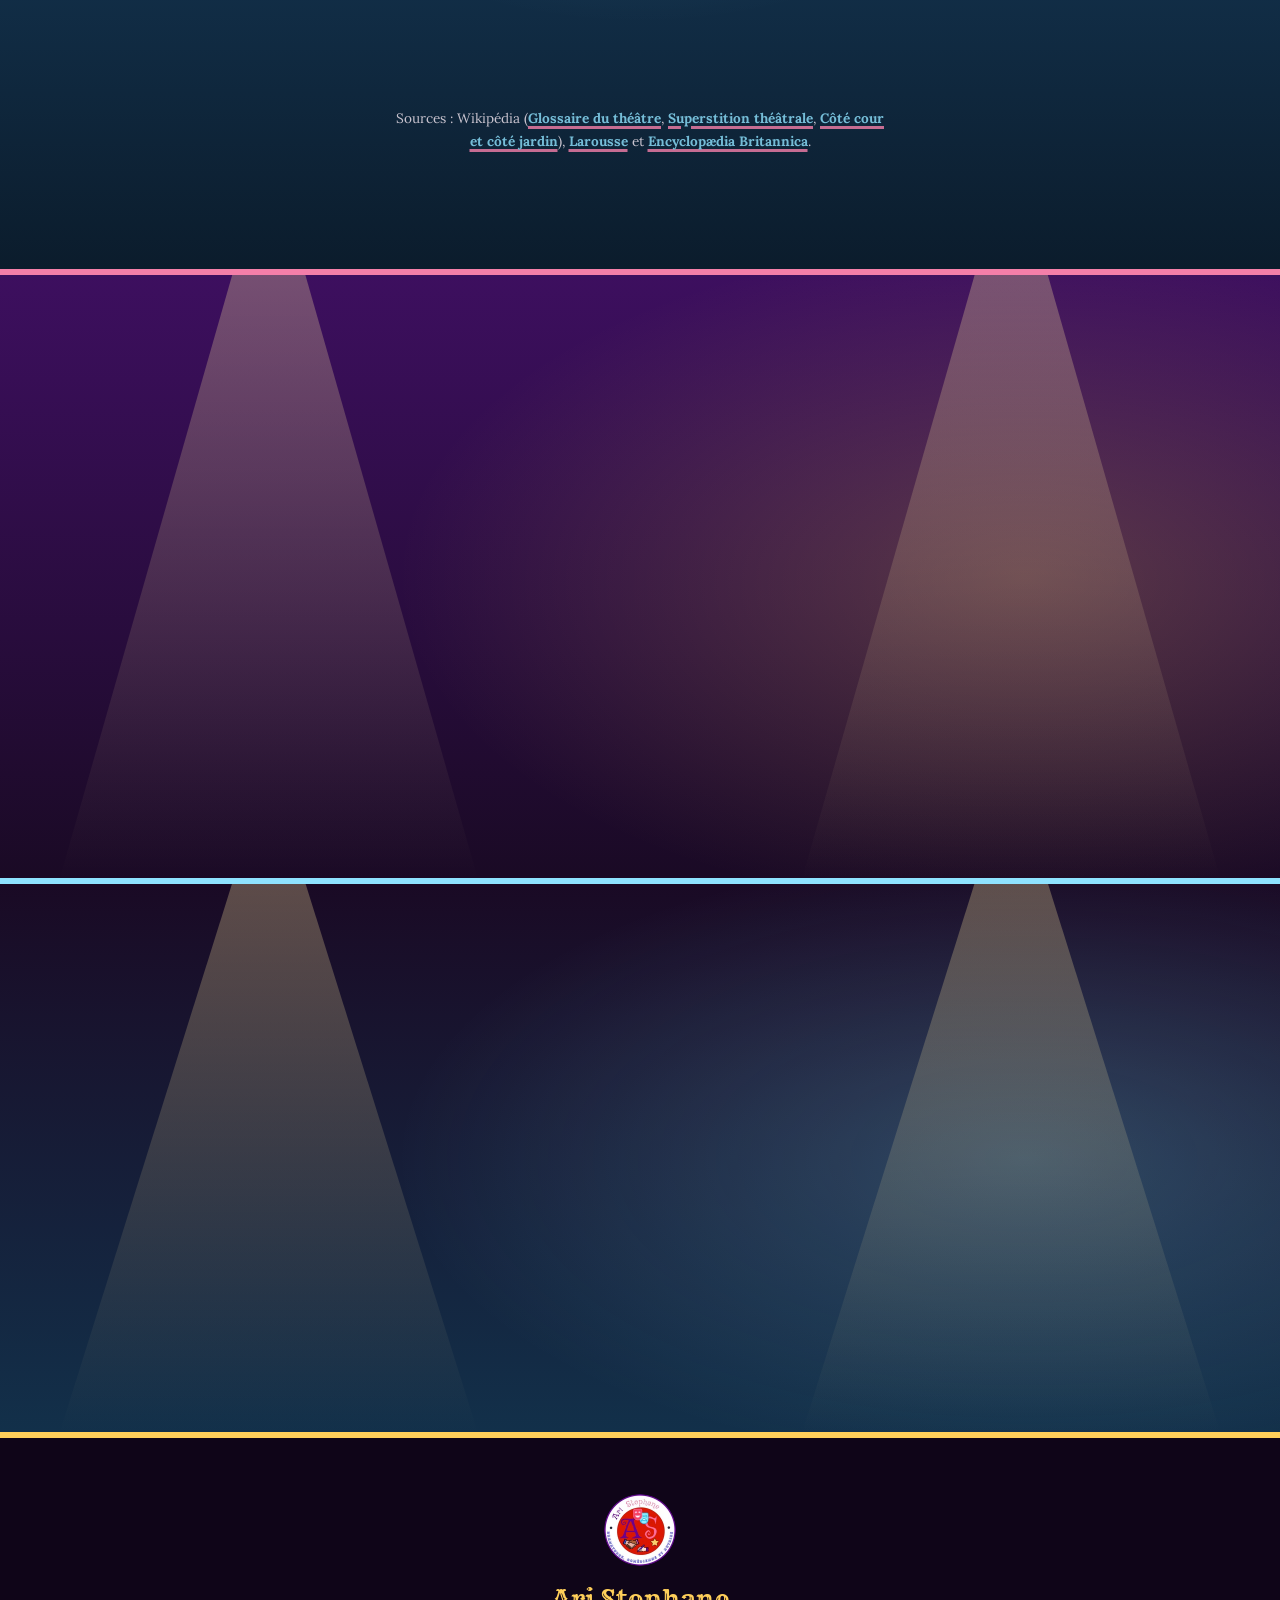
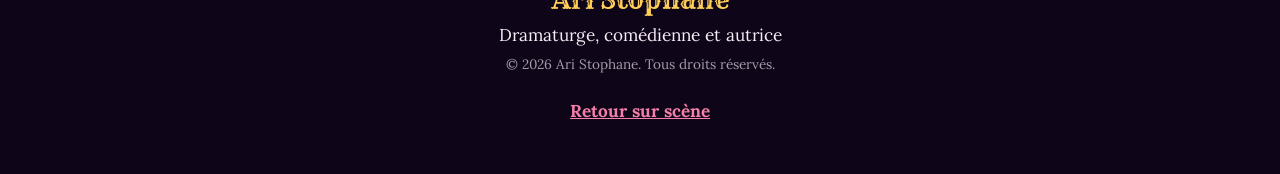
<file: jeux.html>
<!DOCTYPE html>
<html lang="fr">
<head>
  <meta charset="utf-8">
  <meta name="viewport" content="width=device-width, initial-scale=1">
  <title>Jeux · Ari Stophane</title>
  <meta name="description" content="La salle de jeux d'Ari Stophane : quiz du souffleur, mot mystère, enquête à Villeroy, générateur d'histoires et bien d'autres jeux autour du théâtre.">
  <meta name="theme-color" content="#1a0a25">
  <link rel="icon" type="image/png" href="images/favicon.png">
  <link rel="preconnect" href="https://fonts.googleapis.com">
  <link rel="preconnect" href="https://fonts.gstatic.com" crossorigin>
  <link href="https://fonts.googleapis.com/css2?family=Lora:ital,wght@0,400;0,600;0,700;1,400&family=Rye&family=Alex+Brush&display=swap" rel="stylesheet">
  <link rel="stylesheet" href="CSS/style.css?v=28">
  <script src="JS/script.js?v=28" defer></script>
  <script src="JS/jeux.js?v=28" defer></script>
</head>
<body class="page-jeux">

  <!-- Icônes réutilisables : masques de théâtre, étoile, ampoule -->
  <svg width="0" height="0" style="position:absolute" aria-hidden="true" focusable="false">
    <symbol id="m-comedie" viewBox="0 0 100 120">
      <path d="M8 14 Q50 -2 92 14 Q98 62 76 92 Q62 112 50 114 Q38 112 24 92 Q2 62 8 14Z" fill="currentColor" stroke="var(--contour, #2b1236)" stroke-width="4" stroke-linejoin="round"/>
      <path d="M21 44 Q33 30 45 44" fill="none" stroke="var(--trait, #fff)" stroke-width="6" stroke-linecap="round"/>
      <path d="M55 44 Q67 30 79 44" fill="none" stroke="var(--trait, #fff)" stroke-width="6" stroke-linecap="round"/>
      <path d="M22 68 Q50 106 78 68 Q50 76 22 68Z" fill="var(--trait, #fff)" stroke="var(--contour, #2b1236)" stroke-width="2.5" stroke-linejoin="round"/>
    </symbol>
    <symbol id="m-tragedie" viewBox="0 0 100 120">
      <path d="M8 14 Q50 -2 92 14 Q98 62 76 92 Q62 112 50 114 Q38 112 24 92 Q2 62 8 14Z" fill="currentColor" stroke="var(--contour, #2b1236)" stroke-width="4" stroke-linejoin="round"/>
      <path d="M20 47 L45 36" fill="none" stroke="var(--trait, #fff)" stroke-width="6" stroke-linecap="round"/>
      <path d="M55 36 L80 47" fill="none" stroke="var(--trait, #fff)" stroke-width="6" stroke-linecap="round"/>
      <circle cx="35" cy="52" r="4.5" fill="var(--trait, #fff)"/>
      <circle cx="65" cy="52" r="4.5" fill="var(--trait, #fff)"/>
      <path d="M28 94 Q50 66 72 94" fill="none" stroke="var(--trait, #fff)" stroke-width="6" stroke-linecap="round"/>
    </symbol>
    <symbol id="etoile" viewBox="0 0 100 100">
      <path d="M50 4 L62 36 L96 38 L69 59 L79 93 L50 73 L21 93 L31 59 L4 38 L38 36Z" fill="currentColor" stroke="#b8860b" stroke-width="3" stroke-linejoin="round"/>
    </symbol>
  </svg>

  <a class="lien-evitement" href="#jeux-haut">Aller au contenu</a>

  <!-- ============ NAVIGATION ============ -->
  <header class="nav" id="haut">
    <a class="marque" href="index.html" aria-label="Ari Stophane, retour à l'accueil">
      <img src="images/logo-144.webp" width="44" height="44" alt="">
      <span>Ari Stophane</span>
    </a>
    <button class="menu-bouton" type="button" aria-expanded="false" aria-controls="menu">Menu</button>
    <nav id="menu" aria-label="Navigation principale">
      <ul>
        <li style="--i:0"><a href="index.html">Accueil</a></li>
        <li style="--i:1"><a href="#j-qui">Qui a dit ça ?</a></li>
        <li style="--i:2"><a href="#j-ordre">Scène en ordre</a></li>
        <li style="--i:3"><a href="#j-genre">Genres</a></li>
        <li style="--i:4"><a href="#j-unites">Trois unités</a></li>
        <li style="--i:5"><a href="#j-mot">Mot mystère</a></li>
        <li style="--i:6"><a href="#j-metteur">Metteur en scène</a></li>
        <li style="--i:7"><a href="#j-detective">Détective</a></li>
        <li style="--i:8"><a href="#j-perso">Personnages</a></li>
        <li style="--i:9"><a href="#j-suite">La suite</a></li>
        <li style="--i:10"><a href="#j-generateur">Générateur</a></li>
        <li style="--i:11"><a href="#quiz">Quiz</a></li>
        <li style="--i:12"><a href="#proposer-jeu">Proposer un jeu</a></li>
        <li style="--i:13"><a href="#avis-jeux">Avis sur les jeux</a></li>
      </ul>
    </nav>
  </header>

  <main>
    <section class="acte acte-jeux-haut" id="jeux-haut" aria-labelledby="t-jeux">
      <div class="acte-contenu">
        <h1 class="titre-acte" id="t-jeux">La salle de jeux</h1>
        <div class="filet" aria-hidden="true"><svg><use href="#etoile"/></svg></div>
        <p class="sous-titre-acte">Onze jeux pour s'amuser avec le théâtre, mes pièces et mes histoires. Choisis ton jeu, le rideau est levé !</p>
        <ul class="chips-jeux"><li><a class="chip-jeu" href="#j-qui">Qui a dit ça ?</a></li><li><a class="chip-jeu" href="#j-ordre">Remets la scène en ordre</a></li><li><a class="chip-jeu" href="#j-genre">Tragédie, comédie ou drame ?</a></li><li><a class="chip-jeu" href="#j-unites">Les trois unités</a></li><li><a class="chip-jeu" href="#j-mot">Le mot mystère</a></li><li><a class="chip-jeu" href="#j-metteur">Le metteur en scène</a></li><li><a class="chip-jeu" href="#j-detective">Le détective de Villeroy</a></li><li><a class="chip-jeu" href="#j-perso">Qui est ce personnage ?</a></li><li><a class="chip-jeu" href="#j-suite">Écris la suite</a></li><li><a class="chip-jeu" href="#j-generateur">Le générateur d'histoires</a></li><li><a class="chip-jeu" href="#quiz">Le quiz du souffleur</a></li><li><a class="chip-jeu" href="#proposer-jeu">Proposer un jeu</a></li><li><a class="chip-jeu" href="#avis-jeux">Avis sur les jeux</a></li></ul>
      </div>
    </section>

    <section class="acte acte-jeu" id="j-qui" aria-labelledby="t-qui">
      <div class="acte-contenu">
        <h2 class="titre-acte" id="t-qui">Qui a dit ça ?</h2>
        <div class="filet" aria-hidden="true"><svg><use href="#etoile"/></svg></div>
        <p class="sous-titre-acte">Une réplique célèbre, un seul auteur. À toi de jouer, sans souffleur !</p>
        <div class="jeu" data-jeu="qui"><noscript><p class="quiz-noscript">Ce jeu a besoin de JavaScript.</p></noscript></div>
      </div>
    </section>

    <section class="acte acte-jeu" id="j-ordre" aria-labelledby="t-ordre">
      <div class="acte-contenu">
        <h2 class="titre-acte" id="t-ordre">Remets la scène en ordre</h2>
        <div class="filet" aria-hidden="true"><svg><use href="#etoile"/></svg></div>
        <p class="sous-titre-acte">Les répliques sont mélangées : touche-les dans l'ordre où elles se disent.</p>
        <div class="jeu" data-jeu="ordre"><noscript><p class="quiz-noscript">Ce jeu a besoin de JavaScript.</p></noscript></div>
      </div>
    </section>

    <section class="acte acte-jeu" id="j-genre" aria-labelledby="t-genre">
      <div class="acte-contenu">
        <h2 class="titre-acte" id="t-genre">Tragédie, comédie ou drame ?</h2>
        <div class="filet" aria-hidden="true"><svg><use href="#etoile"/></svg></div>
        <p class="sous-titre-acte">Un résumé s'affiche : choisis le bon masque.</p>
        <div class="jeu" data-jeu="genre"><noscript><p class="quiz-noscript">Ce jeu a besoin de JavaScript.</p></noscript></div>
      </div>
    </section>

    <section class="acte acte-jeu" id="j-unites" aria-labelledby="t-unites">
      <div class="acte-contenu">
        <h2 class="titre-acte" id="t-unites">Les trois unités</h2>
        <div class="filet" aria-hidden="true"><svg><use href="#etoile"/></svg></div>
        <p class="sous-titre-acte">Temps, lieu ou action : laquelle des trois unités le scénario bafoue-t-il ?</p>
        <div class="jeu" data-jeu="unites"><noscript><p class="quiz-noscript">Ce jeu a besoin de JavaScript.</p></noscript></div>
      </div>
    </section>

    <section class="acte acte-jeu" id="j-mot" aria-labelledby="t-mot">
      <div class="acte-contenu">
        <h2 class="titre-acte" id="t-mot">Le mot mystère</h2>
        <div class="filet" aria-hidden="true"><svg><use href="#etoile"/></svg></div>
        <p class="sous-titre-acte">Devine le terme du théâtre, lettre par lettre, avant que le pendu ne soit complet.</p>
        <div class="jeu" data-jeu="mot"><noscript><p class="quiz-noscript">Ce jeu a besoin de JavaScript.</p></noscript></div>
      </div>
    </section>

    <section class="acte acte-jeu" id="j-metteur" aria-labelledby="t-metteur">
      <div class="acte-contenu">
        <h2 class="titre-acte" id="t-metteur">Le metteur en scène</h2>
        <div class="filet" aria-hidden="true"><svg><use href="#etoile"/></svg></div>
        <p class="sous-titre-acte">Éclairage, décor et accessoire : mets en scène comme un professionnel.</p>
        <div class="jeu" data-jeu="metteur"><noscript><p class="quiz-noscript">Ce jeu a besoin de JavaScript.</p></noscript></div>
      </div>
    </section>

    <section class="acte acte-jeu" id="j-detective" aria-labelledby="t-detective">
      <div class="acte-contenu">
        <h2 class="titre-acte" id="t-detective">Le détective de Villeroy</h2>
        <div class="filet" aria-hidden="true"><svg><use href="#etoile"/></svg></div>
        <p class="sous-titre-acte">Trois indices, quatre suspects : la Société secrète des chiens compte sur toi.</p>
        <div class="jeu" data-jeu="detective"><noscript><p class="quiz-noscript">Ce jeu a besoin de JavaScript.</p></noscript></div>
      </div>
    </section>

    <section class="acte acte-jeu" id="j-perso" aria-labelledby="t-perso">
      <div class="acte-contenu">
        <h2 class="titre-acte" id="t-perso">Qui est ce personnage ?</h2>
        <div class="filet" aria-hidden="true"><svg><use href="#etoile"/></svg></div>
        <p class="sous-titre-acte">Une description tirée de mes pièces et histoires : retrouve le personnage.</p>
        <div class="jeu" data-jeu="perso"><noscript><p class="quiz-noscript">Ce jeu a besoin de JavaScript.</p></noscript></div>
      </div>
    </section>

    <section class="acte acte-jeu" id="j-suite" aria-labelledby="t-suite">
      <div class="acte-contenu">
        <h2 class="titre-acte" id="t-suite">Écris la suite</h2>
        <div class="filet" aria-hidden="true"><svg><use href="#etoile"/></svg></div>
        <p class="sous-titre-acte">Une phrase de départ, des choix, et chaque chemin mène à une fin différente.</p>
        <div class="jeu" data-jeu="suite"><noscript><p class="quiz-noscript">Ce jeu a besoin de JavaScript.</p></noscript></div>
      </div>
    </section>

    <section class="acte acte-jeu" id="j-generateur" aria-labelledby="t-generateur">
      <div class="acte-contenu">
        <h2 class="titre-acte" id="t-generateur">Le générateur d'histoires</h2>
        <div class="filet" aria-hidden="true"><svg><use href="#etoile"/></svg></div>
        <p class="sous-titre-acte">Un personnage, un lieu, un objet : fais tourner les roues et trouve ton idée.</p>
        <div class="jeu" data-jeu="generateur"><noscript><p class="quiz-noscript">Ce jeu a besoin de JavaScript.</p></noscript></div>
      </div>
    </section>

    <!-- ============ QUIZ DU SOUFFLEUR ============ -->
    <!-- Les questions se trouvent dans script.js (tableau BANQUE_QUIZ). -->
    <section class="acte acte-quiz" id="quiz" aria-labelledby="t-quiz">
      <div class="acte-contenu">
        <h2 class="titre-acte" id="t-quiz">Le quiz du souffleur</h2>
        <div class="filet" aria-hidden="true"><svg><use href="#etoile"/></svg></div>
        <p class="sous-titre-acte">Glossaire de l'art dramatique et superstitions du théâtre : une question, quatre réponses, une seule bonne. La question change à chaque visite.</p>

        <div class="quiz" data-rev="quiz">
          <div class="quiz-souffleur">
          <svg viewBox="0 0 160 150" aria-hidden="true">
            <path d="M10 146 V92 Q10 22 80 22 Q150 22 150 92 V146Z" fill="#6a3c28" stroke="#2b1236" stroke-width="4"/>
            <path d="M10 92 Q10 22 80 22 Q150 22 150 92" fill="none" stroke="#ffcf5a" stroke-width="4"/>
            <path d="M34 146 V96 Q34 54 80 54 Q126 54 126 96 V146Z" fill="#12060a"/>
            <g class="yeux"><ellipse cx="62" cy="98" rx="9" ry="12" fill="#fff"/><ellipse cx="98" cy="98" rx="9" ry="12" fill="#fff"/><circle class="pupille" cx="64" cy="100" r="4.5" fill="#12060a"/><circle class="pupille" cx="100" cy="100" r="4.5" fill="#12060a"/></g>
            <rect x="50" y="128" width="60" height="18" rx="3" fill="#fff3dc" stroke="#2b1236" stroke-width="2.5"/>
            <path d="M58 135 H102 M58 141 H92" stroke="#c9b7d6" stroke-width="2" stroke-linecap="round"/>
            <path d="M40 30 L52 42 M80 22 V38 M120 30 L108 42" stroke="#ffcf5a" stroke-width="3" stroke-linecap="round" opacity=".7"/>
          </svg>
          </div>
          <div class="quiz-carte">
            <div class="quiz-entete">
              <span class="quiz-categorie"></span>
              <span class="quiz-score" aria-live="polite">Séance : 0 / 0</span>
            </div>
            <h3 class="quiz-question" id="quiz-question">Le souffleur prépare sa question…</h3>
            <div class="quiz-reponses" role="group" aria-labelledby="quiz-question"></div>
            <div class="quiz-explication" aria-live="polite">
              <div class="quiz-explication-int">
                <p class="quiz-verdict"></p>
                <p class="quiz-texte"></p>
                <p class="quiz-source"></p>
                <button class="bouton quiz-suivant" type="button">Question suivante</button>
              </div>
            </div>
          </div>
        </div>
        <noscript><p class="quiz-noscript">Le quiz a besoin de JavaScript pour fonctionner.</p></noscript>
        <p class="quiz-sources">Sources : Wikipédia (<a class="lien-texte" href="https://fr.wikipedia.org/wiki/Glossaire_du_th%C3%A9%C3%A2tre" target="_blank" rel="noopener noreferrer">Glossaire du théâtre</a>, <a class="lien-texte" href="https://fr.wikipedia.org/wiki/Superstition_th%C3%A9%C3%A2trale" target="_blank" rel="noopener noreferrer">Superstition théâtrale</a>, <a class="lien-texte" href="https://fr.wikipedia.org/wiki/C%C3%B4t%C3%A9_cour_et_c%C3%B4t%C3%A9_jardin" target="_blank" rel="noopener noreferrer">Côté cour et côté jardin</a>), <a class="lien-texte" href="https://www.larousse.fr/encyclopedie/divers/termes_techniques_du_th%C3%A9%C3%A2tre/181578" target="_blank" rel="noopener noreferrer">Larousse</a> et <a class="lien-texte" href="https://britannica.com/print/article/159659" target="_blank" rel="noopener noreferrer">Encyclopædia Britannica</a>.</p>
      </div>
    </section>


    <!-- ============ PROPOSER UN NOUVEAU JEU ============ -->
    <section class="acte acte-avis-neuf avis-proposer" id="proposer-jeu" aria-labelledby="t-proposer-jeu">
      <div class="avis-neuf-faisceaux" aria-hidden="true"><span></span><span></span></div>
      <div class="avis-neuf-pluie" aria-hidden="true"><svg style="--x:62%;--d:4.3s;--t:7.1s;--s:19px"><use href="#etoile"/></svg><svg style="--x:89%;--d:0.0s;--t:8.0s;--s:16px"><use href="#etoile"/></svg><svg style="--x:45%;--d:3.9s;--t:8.5s;--s:15px"><use href="#etoile"/></svg><svg style="--x:51%;--d:1.2s;--t:9.8s;--s:27px"><use href="#etoile"/></svg><svg style="--x:23%;--d:1.2s;--t:6.2s;--s:18px"><use href="#etoile"/></svg><svg style="--x:67%;--d:6.1s;--t:10.0s;--s:16px"><use href="#etoile"/></svg><svg style="--x:91%;--d:2.7s;--t:9.0s;--s:17px"><use href="#etoile"/></svg><svg style="--x:40%;--d:1.4s;--t:6.9s;--s:27px"><use href="#etoile"/></svg><svg style="--x:14%;--d:5.4s;--t:9.6s;--s:26px"><use href="#etoile"/></svg></div>
      <div class="acte-contenu avis-grille avis-neuf-contenu" data-apparait>
        <div class="avis-texte">
          <div class="proposer-plus" aria-hidden="true">+</div>
          <h2 class="titre-acte titre-gauche" id="t-proposer-jeu">Proposer un nouveau jeu</h2>
          <p>Une règle inventée, un défi, un quiz sur votre pièce préférée : racontez-moi le jeu dont vous rêvez. Le meilleur pourrait bien monter sur scène dans la salle de jeux.</p>
          <a class="bouton avis-neuf-bouton" data-applaudir href="https://framaforms.org/proposer-un-nouveau-jeu-1791489130" target="_blank" rel="noopener noreferrer">
            Proposer un nouveau jeu <span class="sr-only">(s'ouvre dans un nouvel onglet)</span>
          </a>
        </div>
        <div class="jeu-cartes" aria-hidden="true"><span style="--i:0">?</span><span style="--i:1">+</span><span style="--i:2">!</span></div>
      </div>
    </section>

    <!-- ============ DONNEZ VOTRE AVIS SUR LES JEUX ============ -->
    <section class="acte acte-avis-neuf avis-jeux" id="avis-jeux" aria-labelledby="t-avis-jeux">
      <div class="avis-neuf-faisceaux" aria-hidden="true"><span></span><span></span></div>
      <div class="avis-neuf-pluie" aria-hidden="true"><svg style="--x:3%;--d:6.4s;--t:8.3s;--s:23px"><use href="#etoile"/></svg><svg style="--x:68%;--d:1.4s;--t:7.7s;--s:23px"><use href="#etoile"/></svg><svg style="--x:58%;--d:3.2s;--t:6.9s;--s:22px"><use href="#etoile"/></svg><svg style="--x:8%;--d:0.6s;--t:7.9s;--s:22px"><use href="#etoile"/></svg><svg style="--x:69%;--d:3.7s;--t:7.9s;--s:24px"><use href="#etoile"/></svg><svg style="--x:21%;--d:7.0s;--t:6.8s;--s:27px"><use href="#etoile"/></svg><svg style="--x:28%;--d:4.4s;--t:7.8s;--s:19px"><use href="#etoile"/></svg><svg style="--x:48%;--d:3.1s;--t:8.4s;--s:20px"><use href="#etoile"/></svg><svg style="--x:44%;--d:0.7s;--t:6.2s;--s:21px"><use href="#etoile"/></svg></div>
      <div class="acte-contenu avis-grille avis-neuf-contenu" data-apparait>
        <div class="avis-texte">
          <div class="avis-neuf-rang" aria-hidden="true"><svg style="--i:0"><use href="#etoile"/></svg><svg style="--i:1"><use href="#etoile"/></svg><svg style="--i:2"><use href="#etoile"/></svg><svg style="--i:3"><use href="#etoile"/></svg><svg style="--i:4"><use href="#etoile"/></svg></div>
          <h2 class="titre-acte titre-gauche" id="t-avis-jeux">Donnez votre avis sur les jeux</h2>
          <p>Un jeu trop facile, trop difficile, une idée de question, un bug qui joue les divas ? Dites-moi tout : c'est vous qui faites vivre la salle de jeux.</p>
          <a class="bouton avis-neuf-bouton" data-applaudir href="https://framaforms.org/donnez-moi-votre-avis-sur-les-jeux-1791486019" target="_blank" rel="noopener noreferrer">
            Donner mon avis sur les jeux <span class="sr-only">(s'ouvre dans un nouvel onglet)</span>
          </a>
        </div>
        <div class="jeu-tuiles" aria-hidden="true"><span style="--i:0">J</span><span style="--i:1">E</span><span style="--i:2">U</span><span style="--i:3">X</span></div>
      </div>
    </section>

  </main>

  <footer class="pied">
    <img loading="lazy" decoding="async" src="images/logo-144.webp" width="72" height="72" alt="">
    <p class="pied-nom">Ari Stophane</p>
    <p>Dramaturge, comédienne et autrice</p>
    <p class="pied-fin">© <span id="annee">2026</span> Ari Stophane. Tous droits réservés.</p>
    <a class="pied-haut" href="#haut">Retour sur scène</a>
  </footer>

</body>
</html>
</file>
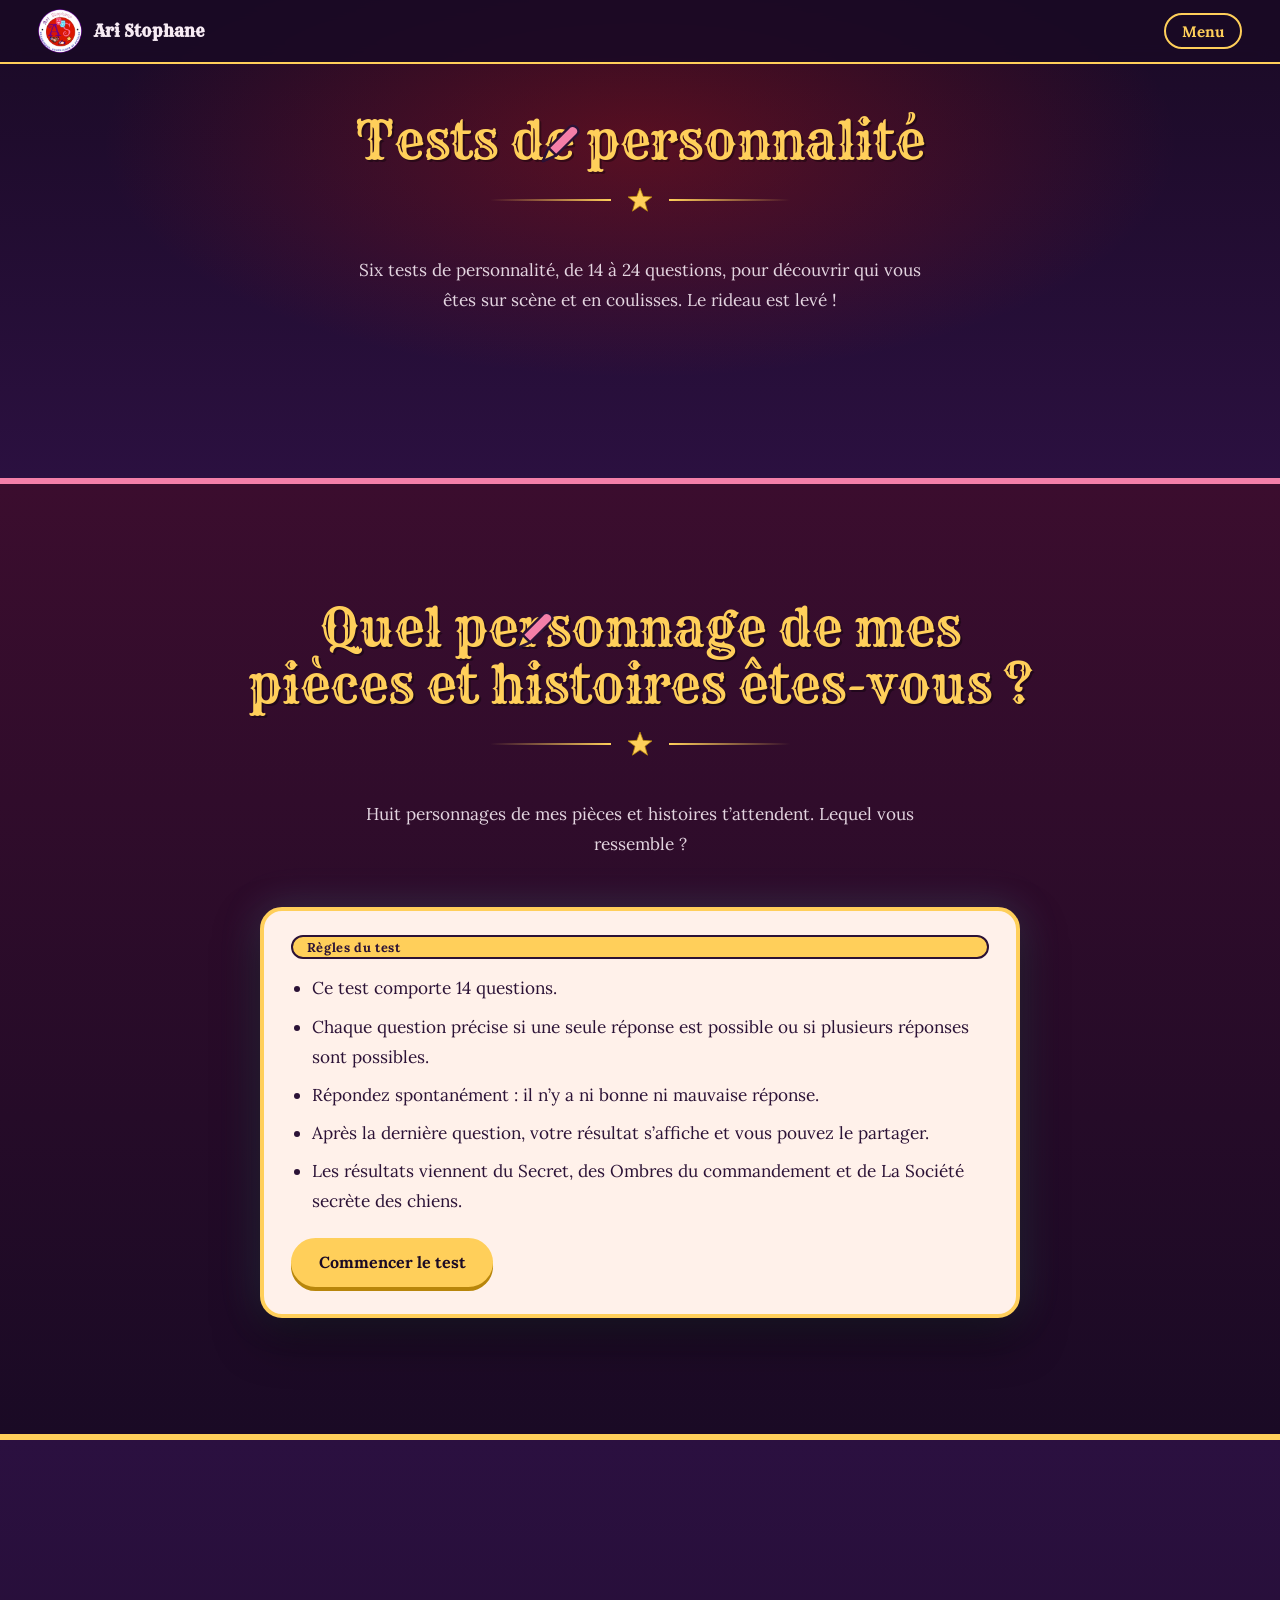
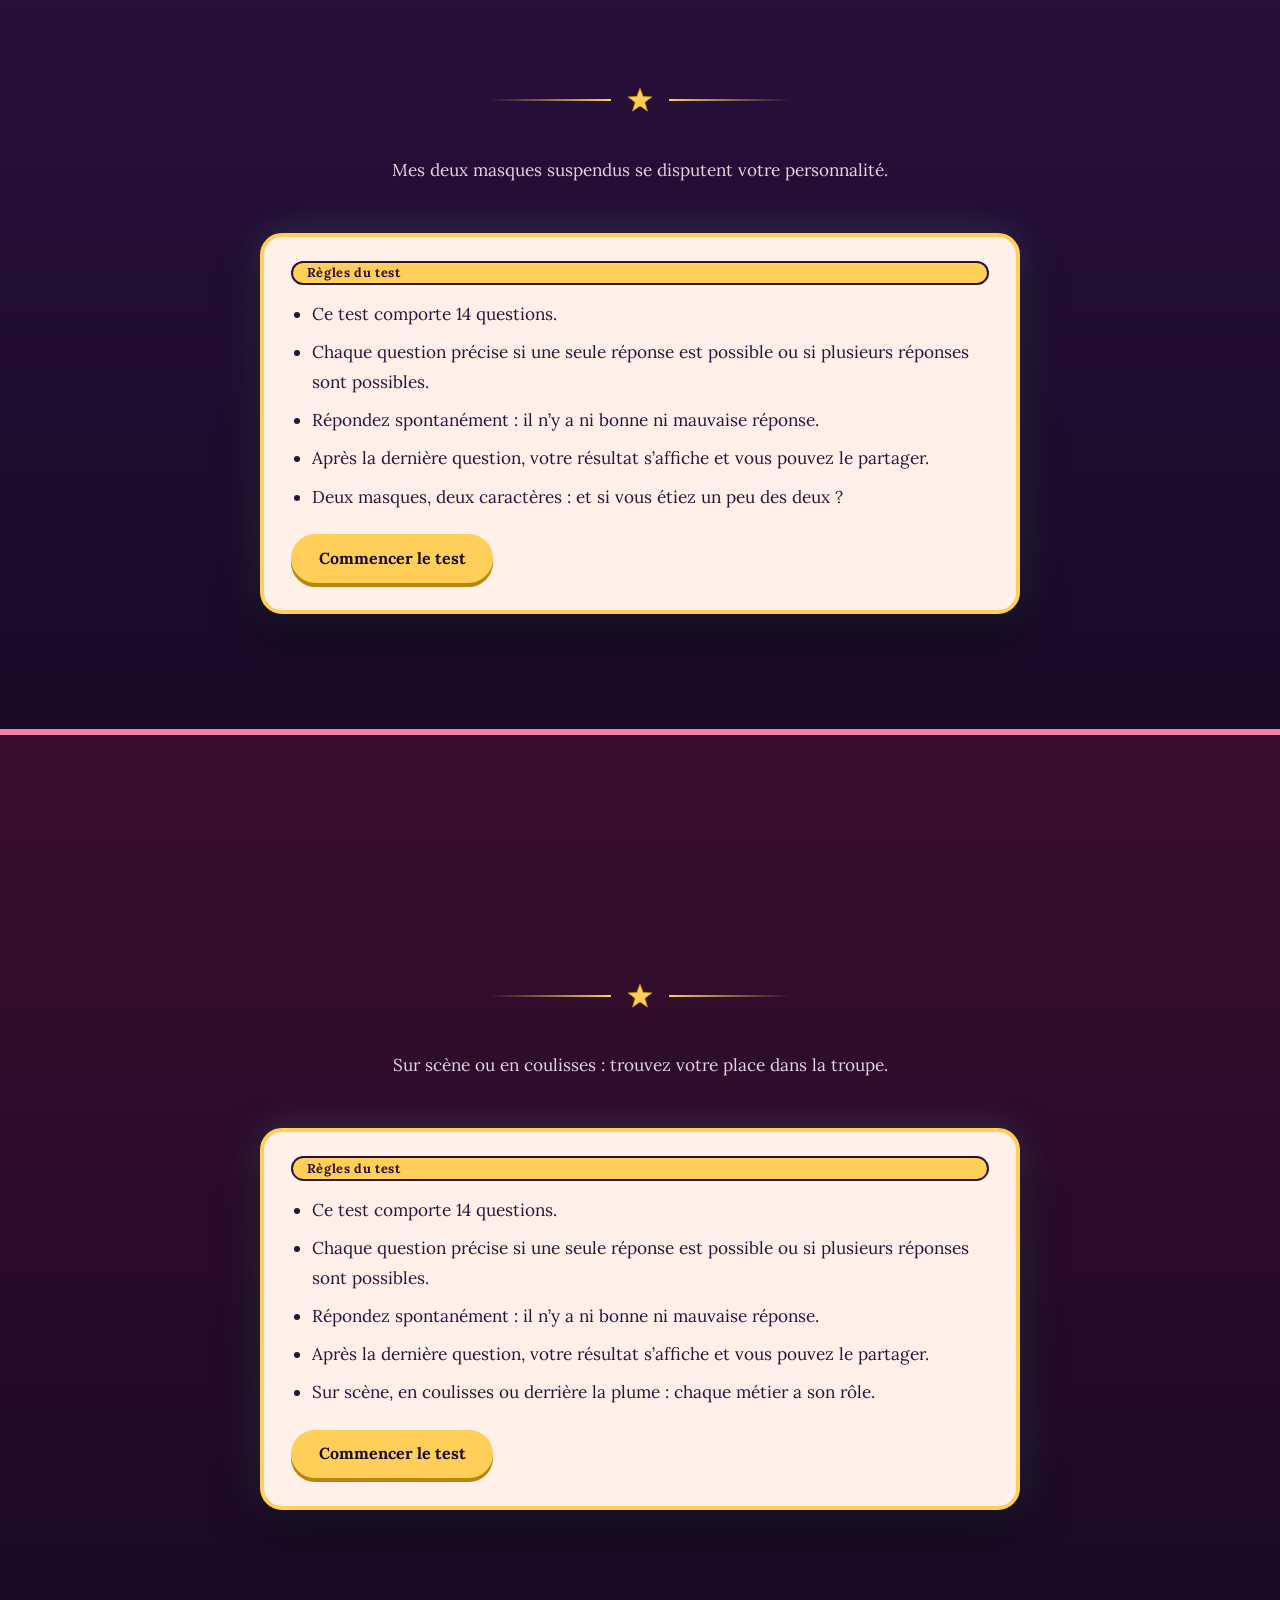
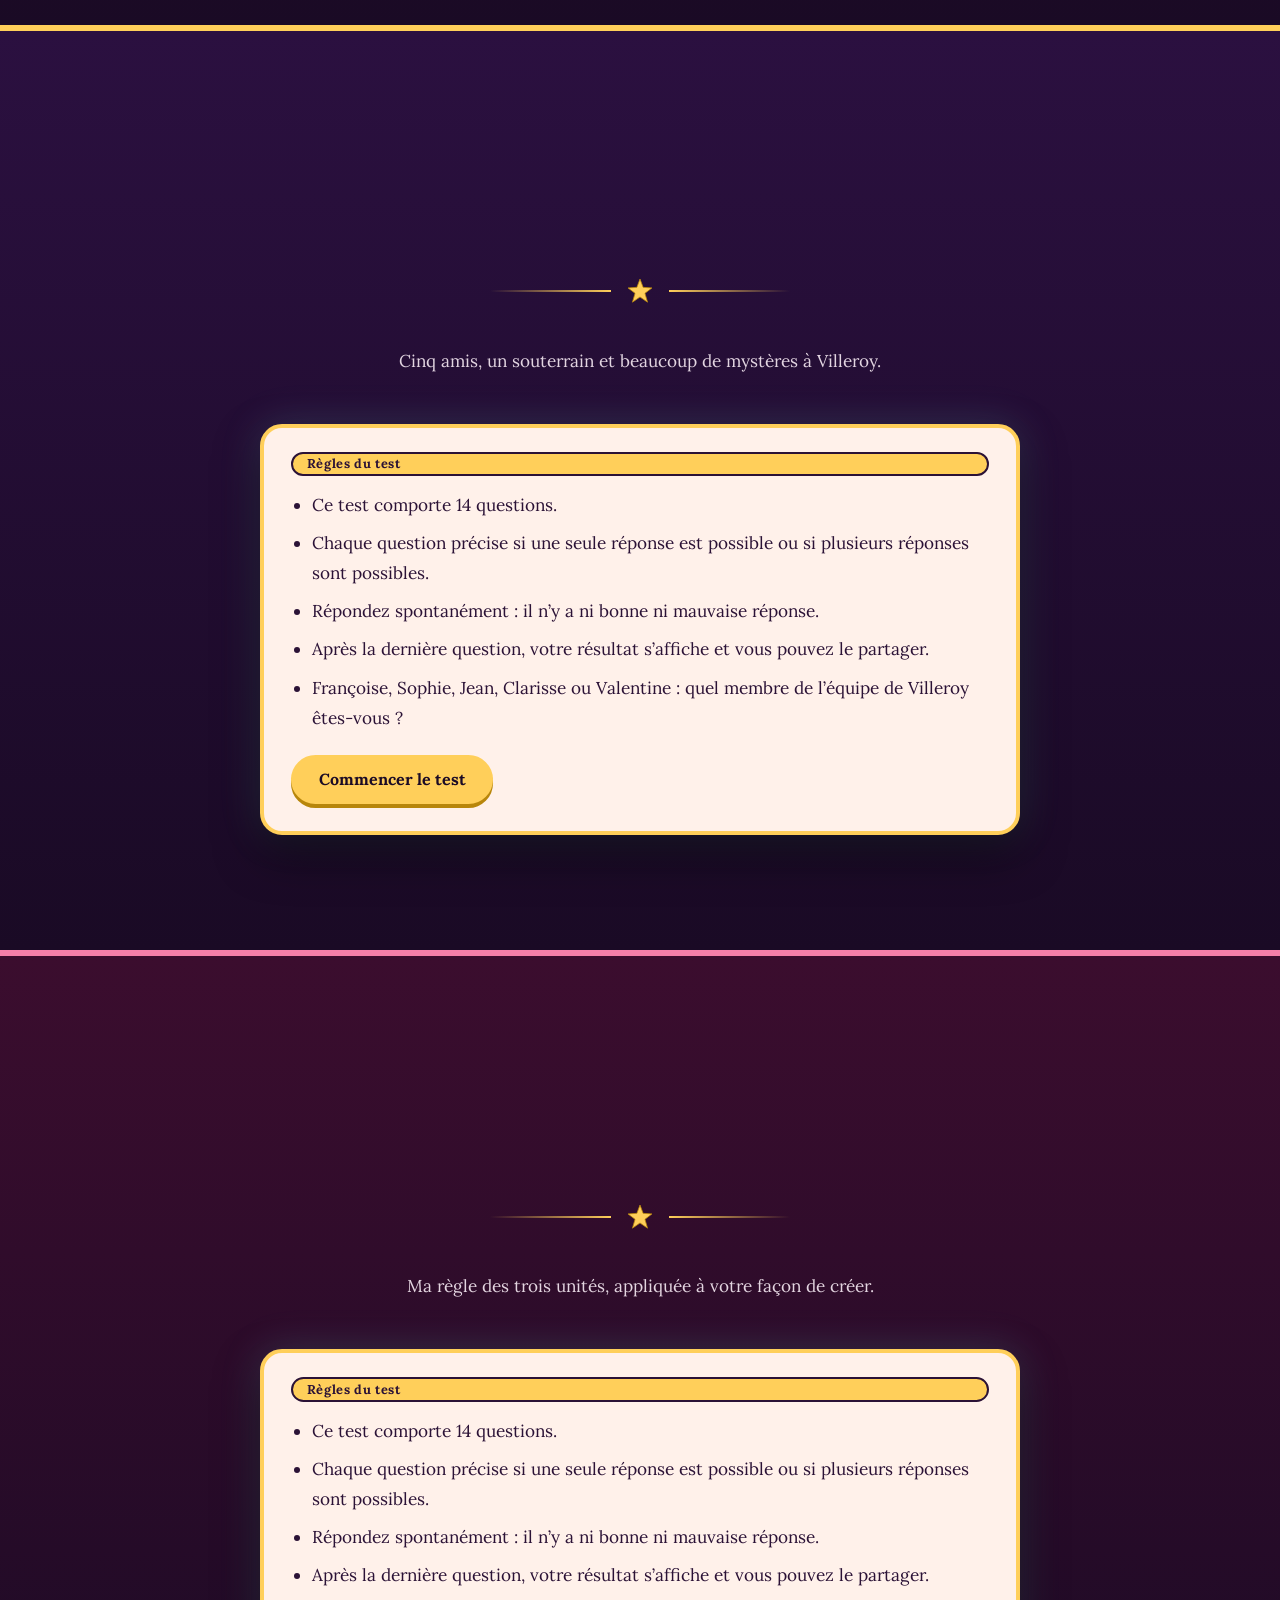
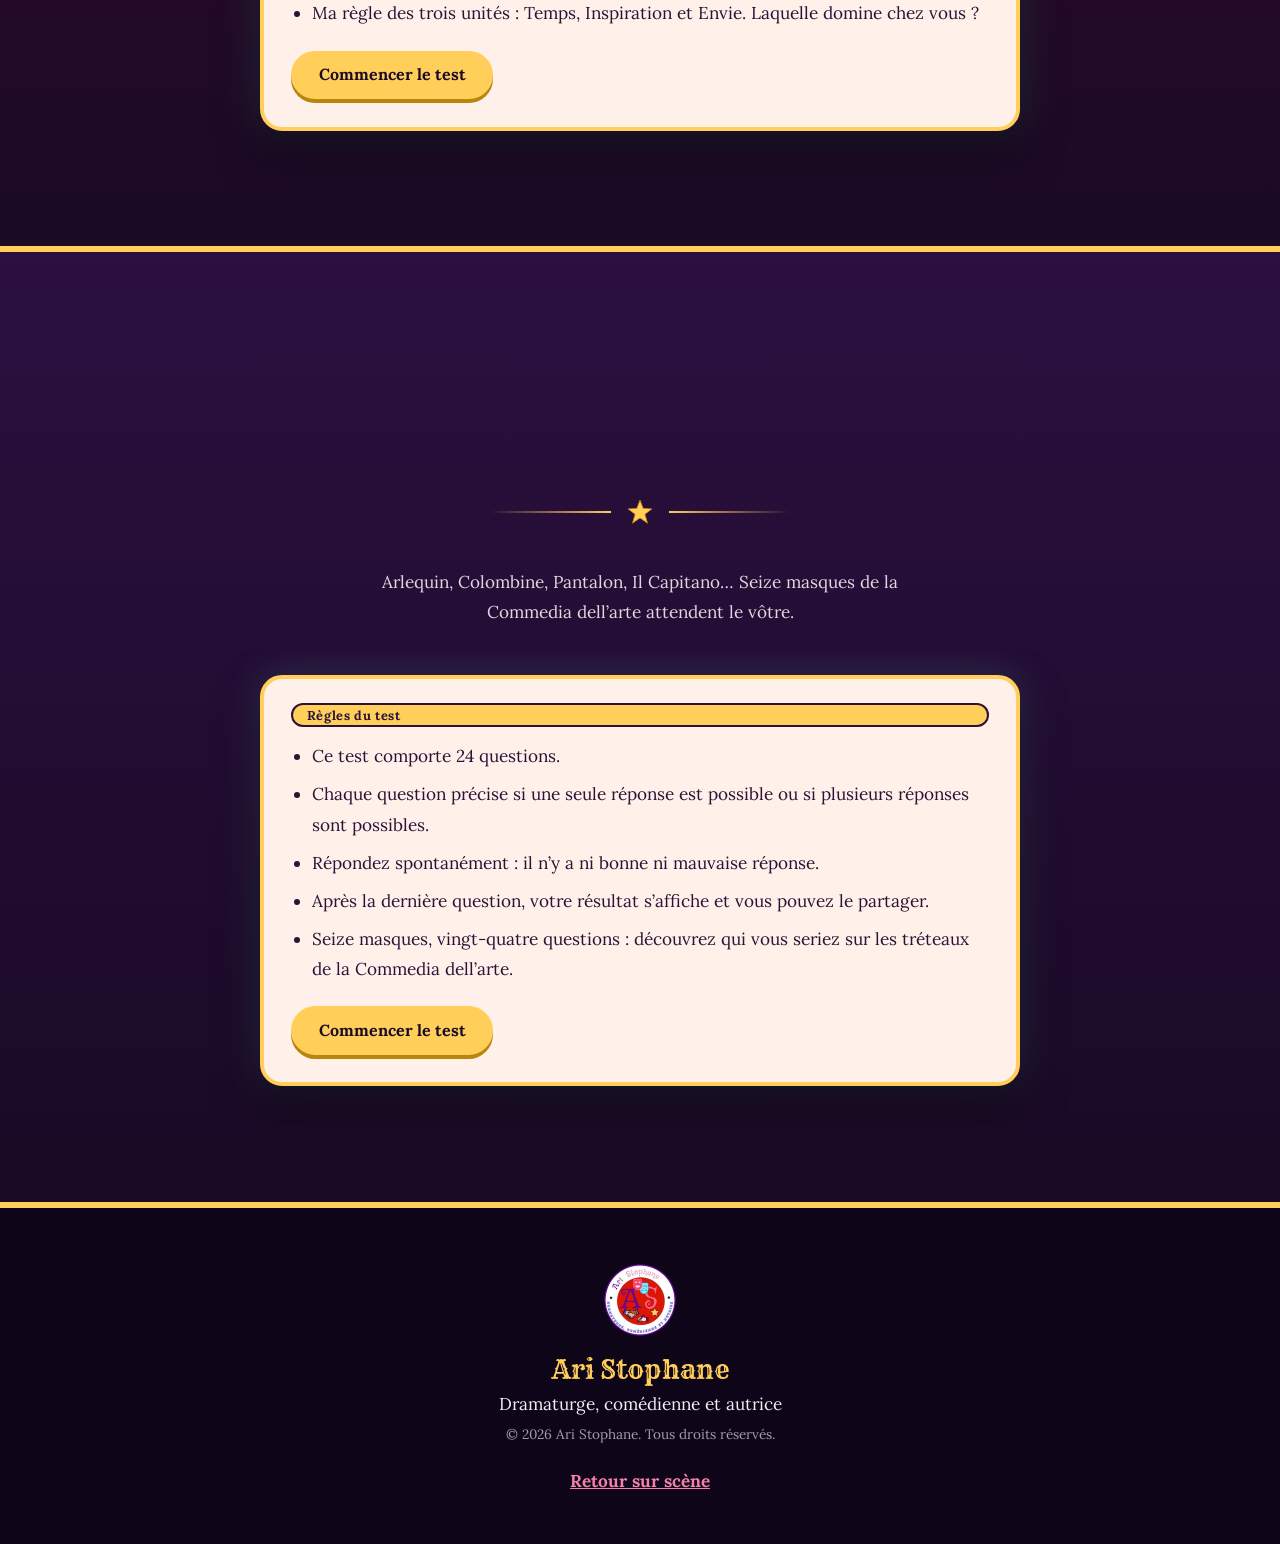
<file: test_personnalite.html>
<!DOCTYPE html>
<html lang="fr">
<head>
  <meta charset="utf-8">
  <meta name="viewport" content="width=device-width, initial-scale=1">
  <title>Tests de personnalité · Ari Stophane</title>
  <meta name="description" content="Six tests de personnalité d'Ari Stophane : quel personnage, quel masque, quel métier du théâtre, quel membre de la Société secrète des chiens, quelle unité (Temps, Inspiration ou Envie), quel personnage de la Commedia dell’arte êtes-vous ?">
  <meta name="theme-color" content="#1a0a25">
  <link rel="icon" type="image/png" href="images/favicon.png">
  <link rel="preconnect" href="https://fonts.googleapis.com">
  <link rel="preconnect" href="https://fonts.gstatic.com" crossorigin>
  <link href="https://fonts.googleapis.com/css2?family=Lora:ital,wght@0,400;0,600;0,700;1,400&family=Rye&family=Alex+Brush&display=swap" rel="stylesheet">
  <link rel="stylesheet" href="CSS/style.css?v=43">
  <script src="JS/script.js?v=43" defer></script>
  <script src="JS/tests.js?v=43" defer></script>
  
</head>
<body class="page-tests">

  <!-- Icônes réutilisables : masques de théâtre, étoile, ampoule -->
  <svg width="0" height="0" style="position:absolute" aria-hidden="true" focusable="false">
    <symbol id="m-comedie" viewBox="0 0 100 120">
      <path d="M8 14 Q50 -2 92 14 Q98 62 76 92 Q62 112 50 114 Q38 112 24 92 Q2 62 8 14Z" fill="currentColor" stroke="var(--contour, #2b1236)" stroke-width="4" stroke-linejoin="round"/>
      <path d="M21 44 Q33 30 45 44" fill="none" stroke="var(--trait, #fff)" stroke-width="6" stroke-linecap="round"/>
      <path d="M55 44 Q67 30 79 44" fill="none" stroke="var(--trait, #fff)" stroke-width="6" stroke-linecap="round"/>
      <path d="M22 68 Q50 106 78 68 Q50 76 22 68Z" fill="var(--trait, #fff)" stroke="var(--contour, #2b1236)" stroke-width="2.5" stroke-linejoin="round"/>
    </symbol>
    <symbol id="m-tragedie" viewBox="0 0 100 120">
      <path d="M8 14 Q50 -2 92 14 Q98 62 76 92 Q62 112 50 114 Q38 112 24 92 Q2 62 8 14Z" fill="currentColor" stroke="var(--contour, #2b1236)" stroke-width="4" stroke-linejoin="round"/>
      <path d="M20 47 L45 36" fill="none" stroke="var(--trait, #fff)" stroke-width="6" stroke-linecap="round"/>
      <path d="M55 36 L80 47" fill="none" stroke="var(--trait, #fff)" stroke-width="6" stroke-linecap="round"/>
      <circle cx="35" cy="52" r="4.5" fill="var(--trait, #fff)"/>
      <circle cx="65" cy="52" r="4.5" fill="var(--trait, #fff)"/>
      <path d="M28 94 Q50 66 72 94" fill="none" stroke="var(--trait, #fff)" stroke-width="6" stroke-linecap="round"/>
    </symbol>
    <symbol id="etoile" viewBox="0 0 100 100">
      <path d="M50 4 L62 36 L96 38 L69 59 L79 93 L50 73 L21 93 L31 59 L4 38 L38 36Z" fill="currentColor" stroke="#b8860b" stroke-width="3" stroke-linejoin="round"/>
    </symbol>
  </svg>

  <a class="lien-evitement" href="#tests-haut">Aller au contenu</a>

  <!-- ============ NAVIGATION ============ -->
  <header class="nav" id="haut">
    <a class="marque" href="index.html" aria-label="Ari Stophane, retour à l'accueil">
      <img src="images/logo-144.webp" width="44" height="44" alt="">
      <span>Ari Stophane</span>
    </a>
    <button class="menu-bouton" type="button" aria-expanded="false" aria-controls="menu">Menu</button>
    <nav id="menu" aria-label="Navigation principale">
      <ul>
        <li style="--i:0"><a href="index.html">Accueil</a></li>
        <li style="--i:1"><a href="#test-perso">Quel personnage de mes pièces et histoires êtes-vous ?</a></li>
        <li style="--i:2"><a href="#test-masque">Comédie ou tragédie : quel masque êtes-vous ?</a></li>
        <li style="--i:3"><a href="#test-metier">Quel métier du théâtre vous correspond ?</a></li>
        <li style="--i:4"><a href="#test-chiens">Quel membre de la Société secrète des chiens êtes-vous ?</a></li>
        <li style="--i:5"><a href="#test-unites">Temps, Inspiration ou Envie : quelle est votre dominante ?</a></li>
        <li style="--i:6"><a href="#test-commedia">Quel personnage de la Commedia dell’arte êtes-vous ?</a></li>
      </ul>
    </nav>
  </header>

  <main>
    <section class="acte acte-jeux-haut" id="tests-haut" aria-labelledby="t-tests">
      <div class="acte-contenu">
        <h1 class="titre-acte" id="t-tests">Tests de personnalité</h1>
        <div class="filet" aria-hidden="true"><svg><use href="#etoile"/></svg></div>
        <p class="sous-titre-acte">Six tests de personnalité, de 14 à 24 questions, pour découvrir qui vous êtes sur scène et en coulisses. Le rideau est levé !</p>
      </div>
    </section>
    <section class="acte acte-jeu test-section" id="test-perso" aria-labelledby="tt-perso">
      <div class="acte-contenu">
        <h2 class="titre-acte" id="tt-perso">Quel personnage de mes pièces et histoires êtes-vous ?</h2>
        <div class="filet" aria-hidden="true"><svg><use href="#etoile"/></svg></div>
        <p class="sous-titre-acte">Huit personnages de mes pièces et histoires t’attendent. Lequel vous ressemble ?</p>
        <div class="test" data-test="perso"><noscript><p class="quiz-noscript">Ce test a besoin de JavaScript.</p></noscript></div>
      </div>
    </section>

    <section class="acte acte-jeu test-section" id="test-masque" aria-labelledby="tt-masque">
      <div class="acte-contenu">
        <h2 class="titre-acte" id="tt-masque">Comédie ou tragédie : quel masque êtes-vous ?</h2>
        <div class="filet" aria-hidden="true"><svg><use href="#etoile"/></svg></div>
        <p class="sous-titre-acte">Mes deux masques suspendus se disputent votre personnalité.</p>
        <div class="test" data-test="masque"><noscript><p class="quiz-noscript">Ce test a besoin de JavaScript.</p></noscript></div>
      </div>
    </section>

    <section class="acte acte-jeu test-section" id="test-metier" aria-labelledby="tt-metier">
      <div class="acte-contenu">
        <h2 class="titre-acte" id="tt-metier">Quel métier du théâtre vous correspond ?</h2>
        <div class="filet" aria-hidden="true"><svg><use href="#etoile"/></svg></div>
        <p class="sous-titre-acte">Sur scène ou en coulisses : trouvez votre place dans la troupe.</p>
        <div class="test" data-test="metier"><noscript><p class="quiz-noscript">Ce test a besoin de JavaScript.</p></noscript></div>
      </div>
    </section>

    <section class="acte acte-jeu test-section" id="test-chiens" aria-labelledby="tt-chiens">
      <div class="acte-contenu">
        <h2 class="titre-acte" id="tt-chiens">Quel membre de la Société secrète des chiens êtes-vous ?</h2>
        <div class="filet" aria-hidden="true"><svg><use href="#etoile"/></svg></div>
        <p class="sous-titre-acte">Cinq amis, un souterrain et beaucoup de mystères à Villeroy.</p>
        <div class="test" data-test="chiens"><noscript><p class="quiz-noscript">Ce test a besoin de JavaScript.</p></noscript></div>
      </div>
    </section>

    <section class="acte acte-jeu test-section" id="test-unites" aria-labelledby="tt-unites">
      <div class="acte-contenu">
        <h2 class="titre-acte" id="tt-unites">Temps, Inspiration ou Envie : quelle est votre dominante ?</h2>
        <div class="filet" aria-hidden="true"><svg><use href="#etoile"/></svg></div>
        <p class="sous-titre-acte">Ma règle des trois unités, appliquée à votre façon de créer.</p>
        <div class="test" data-test="unites"><noscript><p class="quiz-noscript">Ce test a besoin de JavaScript.</p></noscript></div>
      </div>
    </section>

    <section class="acte acte-jeu test-section" id="test-commedia" aria-labelledby="tt-commedia">
      <div class="acte-contenu">
        <h2 class="titre-acte" id="tt-commedia">Quel personnage de la Commedia dell’arte êtes-vous ?</h2>
        <div class="filet" aria-hidden="true"><svg><use href="#etoile"/></svg></div>
        <p class="sous-titre-acte">Arlequin, Colombine, Pantalon, Il Capitano… Seize masques de la Commedia dell’arte attendent le vôtre.</p>
        <div class="test" data-test="commedia"><noscript><p class="quiz-noscript">Ce test a besoin de JavaScript.</p></noscript></div>
      </div>
    </section>

  </main>

  <footer class="pied">
    <img loading="lazy" decoding="async" src="images/logo-144.webp" width="72" height="72" alt="">
    <p class="pied-nom">Ari Stophane</p>
    <p>Dramaturge, comédienne et autrice</p>
    <p class="pied-fin">© <span id="annee">2026</span> Ari Stophane. Tous droits réservés.</p>
    <a class="pied-haut" href="#haut">Retour sur scène</a>
  </footer>

</body>
</html>
</file>
<file: CSS/style.css>
/* =====================================================
   Ari Stophane : feuille de style
   Palette tirée du logo : velours rouge, violet, rose, bleu, or
   ===================================================== */

:root {
  --nuit: #1a0a25;
  --nuit-2: #2b1040;
  --velours: #c4160c;
  --velours-fonce: #6d0a05;
  --violet: #6a17a3;
  --rose: #f47fa9;
  --bleu: #8fe3ff;
  --or: #ffcf5a;
  --or-fonce: #b8860b;
  --papier: #fff1ea;
  --encre: #2b1236;
  --texte-clair: #f7ebf4;

  --titre: 'Rye', 'Georgia', serif;
  --texte: 'Lora', 'Georgia', serif;
  --calligraphie: 'Alex Brush', 'Lora', cursive;
  --hauteur-nav: 64px;
}

*, *::before, *::after { box-sizing: border-box; }

html { scroll-behavior: smooth; scroll-padding-top: calc(var(--hauteur-nav) + 8px); }
html.lecture { overflow: hidden; }

body {
  margin: 0;
  background: var(--nuit);
  color: var(--texte-clair);
  font-family: var(--texte);
  font-size: 1.075rem;
  line-height: 1.75;
  -webkit-font-smoothing: antialiased;
}

img { max-width: 100%; height: auto; }
h1, h2, h3 { font-weight: 400; margin: 0; }
p { margin: 0 0 1.1em; }
ul, ol { margin: 0; padding: 0; list-style: none; }

:focus-visible { outline: 3px solid var(--bleu); outline-offset: 3px; border-radius: 4px; }

.sr-only {
  position: absolute; width: 1px; height: 1px; margin: -1px; padding: 0;
  overflow: hidden; clip: rect(0 0 0 0); white-space: nowrap; border: 0;
}

.lien-evitement {
  position: fixed; left: 1rem; top: -4rem; z-index: 500;
  background: var(--or); color: var(--nuit); padding: .6rem 1rem; border-radius: 6px;
  font-weight: 700; text-decoration: none; transition: top .2s;
}
.lien-evitement:focus { top: 1rem; }

/* ---------- Boutons ---------- */
.bouton {
  display: inline-flex; align-items: center; justify-content: center; gap: .6rem;
  padding: .8rem 1.6rem;
  font: 700 1rem/1.2 var(--texte);
  color: var(--nuit); background: var(--or);
  border: 2px solid var(--or); border-radius: 999px;
  box-shadow: 0 4px 0 var(--or-fonce);
  text-decoration: none; cursor: pointer;
  transition: transform .15s, box-shadow .15s, background .2s, color .2s;
}
.bouton:hover { transform: translateY(-2px); box-shadow: 0 6px 0 var(--or-fonce); }
.bouton:active { transform: translateY(3px); box-shadow: 0 1px 0 var(--or-fonce); }
.bouton-contour { background: transparent; color: var(--or); box-shadow: none; }
.bouton-contour:hover { background: var(--or); color: var(--nuit); box-shadow: none; }
.bouton-encre { background: var(--encre); border-color: var(--encre); color: var(--or); box-shadow: 0 4px 0 #000; }
.bouton-encre:hover { box-shadow: 0 6px 0 #000; }

/* ---------- Navigation ---------- */
.nav {
  position: fixed; inset: 0 0 auto 0; z-index: 100;
  height: var(--hauteur-nav);
  display: flex; align-items: center; justify-content: space-between;
  padding: 0 clamp(1rem, 3vw, 2.5rem);
  background: rgba(26, 10, 37, .88);
  -webkit-backdrop-filter: blur(10px); backdrop-filter: blur(10px);
  border-bottom: 2px solid var(--or);
}
.marque { display: flex; align-items: center; gap: .7rem; color: var(--or); text-decoration: none; font: 400 1.25rem var(--titre); }
.marque img { border-radius: 50%; transition: transform .6s cubic-bezier(.3, 1.6, .5, 1); }
.marque:hover img { transform: rotate(360deg) scale(1.08); }

.nav ul { display: flex; gap: clamp(.8rem, 2vw, 1.8rem); }
.nav a { color: var(--texte-clair); text-decoration: none; font-weight: 600; font-size: .98rem; position: relative; padding: .3rem 0; }
.nav ul a::after {
  content: ""; position: absolute; left: 0; right: 0; bottom: -2px; height: 3px; border-radius: 3px;
  background: var(--rose); transform: scaleX(0); transform-origin: left; transition: transform .3s;
}
.nav ul a:hover::after, .nav ul a.actif::after { transform: scaleX(1); }
.nav ul a.actif { color: var(--or); }

.menu-bouton {
  display: none; font: 700 .95rem var(--texte); color: var(--or);
  background: transparent; border: 2px solid var(--or); border-radius: 999px; padding: .4rem 1rem; cursor: pointer;
}

/* =====================================================
   SCÈNE D'ACCUEIL
   ===================================================== */
.scene {
  position: relative; isolation: isolate; overflow: hidden;
  min-height: 100vh; min-height: 100svh;
  display: grid; place-items: center;
  padding: calc(var(--hauteur-nav) + 96px) 1.25rem clamp(150px, 22vh, 210px);
  background: var(--nuit);
  --mx: 50%; --my: 42%;
}

/* Projecteur : cône lumineux qui suit la souris (voir script.js) */
.projecteur {
  position: absolute; inset: 0; z-index: 1; pointer-events: none;
  background:
    radial-gradient(circle 340px at var(--mx) var(--my), rgba(255, 233, 180, .30), rgba(255, 233, 180, .10) 55%, transparent 100%),
    radial-gradient(circle 620px at var(--mx) var(--my), transparent 0, rgba(10, 3, 16, .55) 100%);
}
.lumiere {
  position: absolute; inset: 0; z-index: 4; pointer-events: none; mix-blend-mode: soft-light;
  background: radial-gradient(circle 260px at var(--mx) var(--my), rgba(255, 240, 200, .55), transparent 100%);
}

.fond-scene {
  position: absolute; inset: 0; z-index: 0;
  background:
    repeating-linear-gradient(90deg, rgba(255, 255, 255, .035) 0 34px, transparent 34px 68px),
    linear-gradient(180deg, #120620 0%, #2b1040 52%, #3d1758 66%, #1a0a25 100%);
}
/* Plancher de scène en perspective : les lames convergent vers le fond */
.plancher { position: absolute; left: 0; right: 0; bottom: 0; height: 40%; z-index: 0; overflow: hidden; perspective: 520px; perspective-origin: 50% 0; }
.plancher-planches {
  position: absolute; left: -70%; right: -70%; top: 0; bottom: -60%;
  transform-origin: 50% 0; transform: rotateX(60deg);
  background:
    repeating-linear-gradient(0deg, rgba(0, 0, 0, .28) 0 2px, transparent 2px 170px),
    repeating-linear-gradient(90deg, #6a3c28 0 90px, #4d2a1c 90px 94px, #7a4630 94px 184px, #4d2a1c 184px 188px);
}
.plancher::after { content: ""; position: absolute; inset: 0; background: linear-gradient(to bottom, #1a0a25 0%, rgba(26, 10, 37, .55) 35%, rgba(26, 10, 37, .05) 100%); }
.flaque { position: absolute; inset: 0; z-index: 1; background: radial-gradient(ellipse 34% 62% at 50% 34%, rgba(255, 226, 160, .5), transparent 72%); mix-blend-mode: screen; }

/* Projecteurs suspendus, avec leurs faisceaux qui balayent la scène */
.faisceau {
  position: absolute; top: 120px; width: 46%; height: 78%; z-index: 2; pointer-events: none;
  background: linear-gradient(to bottom, rgba(255, 236, 190, .42), rgba(255, 236, 190, .09) 70%, transparent);
  clip-path: polygon(46% 0, 54% 0, 100% 100%, 0 100%); mix-blend-mode: screen; filter: blur(5px);
  transform-origin: 50% 0; animation: balaye 9s ease-in-out infinite alternate;
}
.faisceau-g { left: 2%; --r: -17deg; }
.faisceau-d { right: 2%; --r: 17deg; animation-duration: 11s; animation-direction: alternate-reverse; }
@keyframes balaye { from { transform: rotate(calc(var(--r) - 3.5deg)); } to { transform: rotate(calc(var(--r) + 3.5deg)); } }
.lampe { position: absolute; top: 106px; z-index: 3; width: 54px; height: 28px; transform: translateX(-50%); border-radius: 8px 8px 14px 14px; background: linear-gradient(#3b1a52, #1a0a25); border: 2px solid var(--or); box-shadow: 0 0 22px 6px rgba(255, 236, 190, .55); }
.lampe::after { content: ""; position: absolute; left: 8px; right: 8px; bottom: -3px; height: 8px; border-radius: 50%; background: #fff3c4; }
.lampe-g { left: 27%; }
.lampe-d { left: 73%; }

/* Poussière dans la lumière (générée par script.js) */
.poussiere { position: absolute; inset: 0; z-index: 2; pointer-events: none; overflow: hidden; }
.poussiere span { position: absolute; border-radius: 50%; background: #fff3c4; opacity: 0; animation: poussiere 12s ease-in-out infinite; }
@keyframes poussiere { 0% { opacity: 0; transform: translate(0, 20px); } 30%, 70% { opacity: .75; } 100% { opacity: 0; transform: translate(var(--dx, 14px), -60px); } }

.ombre-sol { position: absolute; left: 50%; bottom: 26%; z-index: 1; width: min(38vw, 300px); height: 26px; transform: translateX(-50%); background: radial-gradient(ellipse, rgba(0, 0, 0, .6), transparent 70%); animation: ombre-balance 7s 3.4s ease-in-out infinite alternate; }
@keyframes ombre-balance { from { transform: translateX(-62%); } to { transform: translateX(-38%); } }

/* Rampe de lumière : les ampoules s'allument comme une guirlande */
.rampe { position: absolute; left: 0; right: 0; bottom: clamp(62px, 10vh, 92px); z-index: 6; height: 16px; display: flex; justify-content: space-around; align-items: center; }
.rampe::before { content: ""; position: absolute; left: 0; right: 0; bottom: -10px; height: 12px; background: linear-gradient(#6a3c28, #2a140c); border-top: 3px solid var(--or); }
.rampe::after { content: ""; position: absolute; left: 0; right: 0; bottom: 6px; height: 90px; pointer-events: none; background: linear-gradient(to top, rgba(255, 207, 90, .26), transparent); }
.rampe span {
  position: relative; z-index: 1; width: 13px; height: 13px; border-radius: 50%;
  background: radial-gradient(circle at 40% 35%, #fffbe6, #ffcf5a 60%, #c2571a);
  box-shadow: 0 0 12px 4px rgba(255, 207, 90, .7);
  animation: chenille 1.8s ease-in-out infinite; animation-delay: calc(var(--i) * -.11s);
}
@keyframes chenille { 0%, 100% { opacity: .5; box-shadow: 0 0 6px 2px rgba(255, 207, 90, .4); } 50% { opacity: 1; box-shadow: 0 0 16px 6px rgba(255, 207, 90, .85); } }
.joue .rampe { animation: allume .9s 2.6s backwards; }
.joue .faisceau, .joue .lampe { animation-name: allume-faisceau, balaye; animation-duration: 1.4s, 9s; animation-delay: 2.5s, 0s; animation-iteration-count: 1, infinite; animation-fill-mode: backwards, none; animation-direction: normal, alternate; }
.joue .faisceau-d { animation-duration: 1.4s, 11s; animation-direction: normal, alternate-reverse; }
.joue .lampe { animation-name: allume-faisceau; animation-duration: 1.4s; animation-delay: 2.5s; animation-iteration-count: 1; animation-direction: normal; }
@keyframes allume { from { opacity: 0; } to { opacity: 1; } }
@keyframes allume-faisceau { from { opacity: 0; } to { opacity: 1; } }

/* Le public, vu de dos, au premier plan */
.public { position: absolute; left: 0; right: 0; bottom: 0; z-index: 8; height: clamp(70px, 12vh, 118px); pointer-events: none; }
.public svg { display: block; width: 100%; height: 100%; }
.tete { transform-box: fill-box; transform-origin: 50% 100%; animation: hoche 7s ease-in-out infinite; }
.tete-1 { animation-delay: -1.2s; animation-duration: 8s; }
.tete-2 { animation-delay: -3s; }
.tete-3 { animation-delay: -4.6s; animation-duration: 9s; }
.tete-4 { animation-delay: -2.2s; animation-duration: 6.5s; }
.tete-5 { animation-delay: -5.5s; }
@keyframes hoche { 0%, 82%, 100% { transform: none; } 88% { transform: translateY(3px) rotate(3deg); } 94% { transform: translateY(-1px) rotate(-2deg); } }


.scene-centre { position: relative; z-index: 3; text-align: center; display: flex; flex-direction: column; align-items: center; }

.logo-suspendu { position: relative; width: min(52vw, 260px); transform-origin: 50% -70vh; animation: balance-scene 7s 3.4s ease-in-out infinite alternate; }
.logo-hero {
  display: block; width: 100%; height: auto; border-radius: 50%;
  box-shadow: 0 0 0 5px rgba(255, 207, 90, .35), 0 0 70px 10px rgba(196, 22, 12, .55), 0 24px 60px rgba(0, 0, 0, .5);
}
.corde { position: absolute; bottom: 89%; width: 3px; height: 110vh; background: linear-gradient(#7a5410, #ffcf5a); box-shadow: 0 0 4px rgba(0, 0, 0, .5); }
.corde-g { left: 19%; }
.corde-d { left: 81%; }
@keyframes balance-scene { from { transform: rotate(-1.6deg); } to { transform: rotate(1.6deg); } }

.scene h1 {
  margin-top: 1.6rem;
  font: 400 clamp(2.3rem, 7vw, 4.4rem)/1.05 var(--titre);
  color: var(--rose);
  text-shadow: 3px 3px 0 var(--violet), 0 0 30px rgba(244, 127, 169, .45);
}
.tagline { margin: .8rem 0 1.8rem; font-size: clamp(1.05rem, 2.6vw, 1.4rem); font-style: italic; color: var(--bleu); min-height: 1.8em; }
.tagline span::after { content: ""; display: inline-block; width: 2px; height: 1.1em; margin-left: 3px; vertical-align: -.15em; background: var(--or); animation: curseur 1s steps(1) infinite; }
.actions { display: flex; flex-wrap: wrap; justify-content: center; gap: 1rem; }

/* Masques flottants (comédie / tragédie) */
.masque-ext { position: absolute; z-index: 3; will-change: transform; }
.masque-g { left: clamp(6%, 14vw, 20%); top: 22%; }
.masque-d { right: clamp(6%, 14vw, 20%); top: 30%; }
.masque { display: block; width: clamp(64px, 11vw, 120px); height: auto; aspect-ratio: 100 / 120; filter: drop-shadow(0 10px 14px rgba(0, 0, 0, .5)); }
.masque-comedie { color: #ff5f87; --trait: #fff; }
.masque-tragedie { color: var(--bleu); --trait: #1d5f8a; }
.scene .masque { animation: flotte 5.5s ease-in-out infinite; }
.scene .masque-tragedie { animation-duration: 6.5s; animation-delay: -2s; }

/* Rideaux de velours */
.rideau {
  position: absolute; top: 0; bottom: 0; width: 52%; z-index: 5;
  background:
    linear-gradient(to bottom, transparent 55%, rgba(0, 0, 0, .35)),
    repeating-linear-gradient(90deg, #5a0704 0, #b3130a 14px, #e2402f 26px, #b3130a 38px, #5a0704 54px);
}
.rideau-g { left: 0; border-right: 7px solid var(--or); box-shadow: 10px 0 30px rgba(0, 0, 0, .55); border-radius: 0 0 40px 0; }
.rideau-d { right: 0; border-left: 7px solid var(--or); box-shadow: -10px 0 30px rgba(0, 0, 0, .55); border-radius: 0 0 0 40px; }

.valance {
  position: absolute; left: 0; right: 0; top: var(--hauteur-nav); height: 40px; z-index: 6;
  background: repeating-linear-gradient(90deg, #7a0b06 0, #c4160c 20px, #7a0b06 40px);
  border-bottom: 4px solid var(--or);
}
.valance::after {
  content: ""; position: absolute; left: 0; right: 0; top: 100%; height: 22px;
  background:
    radial-gradient(circle at 30px 0, #a8110a 29px, var(--or) 29px, var(--or) 32px, transparent 32px) 0 0 / 60px 22px repeat-x;
  filter: drop-shadow(0 6px 6px rgba(0, 0, 0, .4));
}

.rejouer {
  position: absolute; left: 50%; bottom: .7rem; z-index: 9; transform: translateX(-50%);
  font: 600 .85rem var(--texte); color: var(--texte-clair);
  background: rgba(26, 10, 37, .7); border: 1px solid rgba(255, 207, 90, .6); border-radius: 999px;
  padding: .4rem 1rem; cursor: pointer; white-space: nowrap; transition: background .2s, color .2s;
}
.rejouer:hover { background: var(--or); color: var(--nuit); }

/* Séquence d'ouverture (rejouable en retirant/ajoutant .joue) */
.joue .rideau-g { animation: rideau-g 2.6s .6s cubic-bezier(.65, 0, .25, 1) both; }
.joue .rideau-d { animation: rideau-d 2.6s .6s cubic-bezier(.65, 0, .25, 1) both; }
.joue .logo-hero { animation: entree-logo 1.4s 2.2s cubic-bezier(.3, 1.4, .5, 1) both; }
.joue .entre { animation: monte .9s both; }
.joue .d1 { animation-delay: 2.5s; }
.joue .d2 { animation-delay: 2.7s; }
.joue .d3 { animation-delay: 2.9s; }
.joue .d4 { animation-delay: 3.1s; }
.joue .d5 { animation-delay: 3.4s; }
.joue .masque.entre { animation: monte .9s both, flotte 5.5s 3.5s ease-in-out infinite; }
.joue .masque-tragedie.entre { animation: monte .9s both, flotte 6.5s 3.5s ease-in-out infinite; }
.joue .masque.d1 { animation-delay: 2.5s, 3.5s; }
.joue .masque.d2 { animation-delay: 2.7s, 3.5s; }

@keyframes rideau-g { from { transform: translateX(0); } to { transform: translateX(-84%); } }
@keyframes rideau-d { from { transform: translateX(0); } to { transform: translateX(84%); } }
@keyframes entree-logo { from { opacity: 0; transform: scale(.35) rotate(-14deg); } to { opacity: 1; transform: none; } }
@keyframes monte { from { opacity: 0; transform: translateY(22px); } to { opacity: 1; transform: none; } }
@keyframes flotte { 0%, 100% { transform: translateY(0) rotate(-6deg); } 50% { transform: translateY(-16px) rotate(5deg); } }
@keyframes curseur { 50% { opacity: 0; } }

/* =====================================================
   ACTES (sections)
   ===================================================== */
.acte { position: relative; padding: clamp(4.5rem, 9vw, 7.5rem) 1.25rem; }
.acte-contenu { max-width: 1080px; margin: 0 auto; }

.titre-acte {
  position: relative;
  font: 400 clamp(2rem, 5vw, 3.2rem)/1.12 var(--titre);
  color: var(--or); text-align: center; text-wrap: balance;
  text-shadow: 2px 2px 0 rgba(0, 0, 0, .35);
}
.titre-gauche { text-align: left; }
.sous-titre-acte { text-align: center; max-width: 52ch; margin: 0 auto 3rem; opacity: .9; }

.filet { display: flex; align-items: center; justify-content: center; gap: 1rem; max-width: 300px; margin: 1.1rem auto 2.6rem; color: var(--or); }
.filet::before, .filet::after { content: ""; flex: 1; height: 2px; background: linear-gradient(90deg, transparent, currentColor); }
.filet::after { transform: scaleX(-1); }
.filet svg { width: 26px; height: 26px; flex: none; }

/* ---------- Présentation ---------- */
.acte-presentation {
  background:
    radial-gradient(ellipse 60% 50% at 15% 0%, rgba(255, 207, 90, .12), transparent 70%),
    linear-gradient(180deg, var(--nuit-2), var(--nuit));
  border-top: 6px solid var(--or);
}
.presentation-grille { display: grid; grid-template-columns: 1.15fr 1fr; gap: clamp(2rem, 5vw, 4rem); align-items: start; }
.accroche { font: 400 clamp(1.4rem, 3vw, 1.9rem)/1.3 var(--titre); color: var(--rose); margin-bottom: 1.2rem; }
.presentation-texte p:not(.accroche) { max-width: 60ch; }

.loges { display: grid; gap: 1.1rem; }
.loge {
  display: grid; grid-template-columns: 72px 1fr; gap: 1.1rem; align-items: center;
  padding: 1rem 1.2rem; border: 2px solid rgba(255, 207, 90, .55); border-radius: 12px;
  background: rgba(255, 255, 255, .04);
  transition: transform .25s, border-color .25s, background .25s;
}
.loge:hover { transform: translateX(8px); border-color: var(--or); background: rgba(255, 207, 90, .08); }
.loge h3 { font: 400 1.35rem var(--titre); color: var(--or); margin-bottom: .15rem; }
.loge p { margin: 0; font-size: .98rem; line-height: 1.55; opacity: .92; }
.loge-icone {
  width: 72px; height: 72px; display: grid; place-items: center; border-radius: 50%;
  background: var(--velours); border: 3px solid var(--or);
  box-shadow: 0 0 0 4px rgba(255, 207, 90, .18);
}
.loge-icone svg { width: 40px; height: 40px; }
.loge-masques { color: #ff5f87; --trait: #fff; background: var(--velours); }
.loge-masques svg { height: 44px; }
.loge-etoile { color: var(--or); background: var(--violet); }
.loge-plume { background: var(--rose); }
.loge:hover .loge-icone svg { animation: secoue .6s; }
@keyframes secoue { 25% { transform: rotate(-14deg); } 75% { transform: rotate(14deg); } }

/* ---------- Règle des trois unités : carnet à feuilleter ---------- */
.regle-unites { margin-top: 3rem; text-align: center; }
.regle-intro { font: 400 clamp(1.2rem, 2.6vw, 1.5rem) var(--texte); font-style: italic; color: var(--bleu); margin: 0 0 1.6rem; }

.carnet-regle {
  --bascule: .85s;
  position: relative;
  max-width: 480px;
  margin: 0 auto;
  transform: rotate(-1.2deg);
}
.carnet-regle::before,
.carnet-regle::after {
  content: ""; position: absolute; inset: 0;
  background: var(--papier); border-radius: 10px;
  box-shadow: 0 8px 16px rgba(0, 0, 0, .35);
}
.carnet-regle::before { transform: rotate(2.5deg) translateY(3px); z-index: -1; }
.carnet-regle::after { transform: rotate(-1.6deg) translateY(1px); z-index: -1; }

.carnet-pages {
  position: relative;
  height: 220px;
  border-radius: 10px;
  box-shadow: 0 10px 24px rgba(0, 0, 0, .45);
  perspective: 1800px;
}

.carnet-page {
  position: absolute; inset: 0;
  display: flex; flex-direction: column; align-items: center; justify-content: center;
  gap: .3rem;
  padding: 1.5rem 2.2rem 1.5rem 3.2rem;
  color: var(--encre);
  border-radius: 10px;
  background:
    linear-gradient(90deg, transparent 42px, rgba(196, 22, 12, .35) 42px, rgba(196, 22, 12, .35) 44px, transparent 44px),
    repeating-linear-gradient(rgba(43, 18, 54, 0) 0, rgba(43, 18, 54, 0) 37px, rgba(106, 23, 163, .16) 38px),
    var(--papier);
  box-shadow: inset 0 0 0 1px rgba(43, 18, 54, .12);
  backface-visibility: hidden;
  transform-origin: left center;
  transform: rotateY(0deg);
  transition: transform var(--bascule) cubic-bezier(.62, .04, .26, 1), box-shadow var(--bascule);
  cursor: pointer;
}
.carnet-page:nth-child(1) { z-index: 3; }
.carnet-page:nth-child(2) { z-index: 2; }
.carnet-page:nth-child(3) { z-index: 1; }
.carnet-page.tournee {
  transform: rotateY(-172deg);
  box-shadow: inset 0 0 0 1px rgba(43, 18, 54, .12), 30px 0 40px -20px rgba(0, 0, 0, .5);
}

.carnet-mot {
  font-family: var(--calligraphie);
  font-size: clamp(2.6rem, 8vw, 3.6rem);
  line-height: 1;
  color: var(--velours);
  text-shadow: 1px 1px 0 rgba(43, 18, 54, .15);
}
.carnet-texte { margin: 0; max-width: 30ch; font-size: 1rem; font-style: italic; line-height: 1.5; }

.carnet-controles { display: flex; align-items: center; justify-content: center; gap: 1rem; margin-top: 1.3rem; }
.carnet-fleche {
  display: grid; place-items: center; width: 40px; height: 40px; padding: 0;
  border-radius: 50%; border: 2px solid var(--or); background: transparent; color: var(--or);
  cursor: pointer; transition: background .2s, color .2s, transform .2s;
}
.carnet-fleche svg { width: 18px; height: 18px; }
.carnet-fleche:hover { background: var(--or); color: var(--nuit); transform: scale(1.08); }
.carnet-puces { display: flex; gap: .5rem; }
.carnet-puce {
  width: 10px; height: 10px; padding: 0; border-radius: 50%; border: 2px solid var(--or);
  background: transparent; cursor: pointer; transition: background .2s, transform .2s;
}
.carnet-puce.actif { background: var(--or); transform: scale(1.2); }

@media (max-width: 560px) {
  .carnet-pages { height: 260px; }
  .carnet-page { padding: 1.3rem 1.4rem 1.3rem 2.4rem; }
}
@media (prefers-reduced-motion: reduce) {
  .carnet-page { transition: opacity .25s; }
  .carnet-page.tournee { transform: none; opacity: 0; pointer-events: none; }
}

/* ---------- Pièces : billets de théâtre ---------- */
.acte-pieces {
  color: var(--texte-clair);
  background:
    linear-gradient(180deg, rgba(0, 0, 0, .25), transparent 25%, transparent 75%, rgba(0, 0, 0, .35)),
    repeating-linear-gradient(90deg, #5a0704 0, #b3130a 26px, #d9382a 48px, #b3130a 70px, #5a0704 96px);
  border-top: 6px solid var(--or);
}
.acte-pieces .sous-titre-acte { color: #fff; }

.billets { display: grid; grid-template-columns: repeat(auto-fit, minmax(min(100%, 380px), 1fr)); gap: 2.2rem 2rem; }
.billet-cadre {
  filter: drop-shadow(0 12px 12px rgba(0, 0, 0, .45));
  transform: perspective(900px) rotateX(var(--rx, 0deg)) rotateY(var(--ry, 0deg));
  transition: transform .25s ease-out;
}
.billet {
  position: relative; overflow: hidden; height: 100%;
  display: grid; grid-template-columns: 64px 1fr; min-height: 270px;
  color: var(--encre);
  background: linear-gradient(120deg, #ffe38f, #ffd15a 55%, #ffc43b);
  border-radius: 14px;
  -webkit-mask:
    radial-gradient(circle 12px at 64px 0, #0000 97%, #000) top / 100% 52% no-repeat,
    radial-gradient(circle 12px at 64px 100%, #0000 97%, #000) bottom / 100% 52% no-repeat;
  mask:
    radial-gradient(circle 12px at 64px 0, #0000 97%, #000) top / 100% 52% no-repeat,
    radial-gradient(circle 12px at 64px 100%, #0000 97%, #000) bottom / 100% 52% no-repeat;
}
.billet::after {
  content: ""; position: absolute; inset: 0; pointer-events: none;
  background: linear-gradient(105deg, transparent 35%, rgba(255, 255, 255, .55) 50%, transparent 65%);
  transform: translateX(-120%); transition: transform .9s;
}
.billet:hover::after { transform: translateX(120%); }

.billet-souche { display: grid; place-items: center; border-right: 3px dashed rgba(43, 18, 54, .45); background: rgba(196, 22, 12, .14); }
.billet-souche span { writing-mode: vertical-rl; transform: rotate(180deg); font: 400 1.05rem var(--titre); letter-spacing: .06em; color: var(--velours-fonce); white-space: nowrap; }
.billet-corps { padding: 1.5rem 1.6rem 1.6rem; display: flex; flex-direction: column; align-items: flex-start; }
.billet-corps h3 { font: 400 1.6rem/1.15 var(--titre); color: var(--violet); margin-bottom: .7rem; }
.billet-corps p { font-size: .98rem; line-height: 1.6; }
.billet-corps > .bouton { margin-top: auto; }
.billet-actions { margin-top: auto; display: flex; flex-wrap: wrap; gap: .7rem; }
.infos { display: flex; flex-wrap: wrap; gap: .4rem; margin-bottom: 1rem; }
.infos li { font-size: .82rem; font-weight: 600; padding: .05rem .7rem; border: 1.5px solid rgba(43, 18, 54, .5); border-radius: 999px; }

.billet-vide { grid-template-columns: 1fr; background: #ffe9a8; outline: 3px dashed rgba(43, 18, 54, .45); outline-offset: -12px; }
.billet-vide .billet-corps { padding: 1.8rem 2rem; align-items: center; text-align: center; justify-content: center; }
.billet-vide .billet-corps h3 { font-size: 1.35rem; }

.ecriture { width: min(240px, 100%); height: auto; overflow: visible; margin-bottom: .8rem; filter: drop-shadow(0 5px 5px rgba(0, 0, 0, .25)); }
.encre { animation: encre-vie 10s linear infinite; }
.encre path { stroke-dasharray: 100 200; stroke-dashoffset: 100; }
.ligne-1 { animation: trait-1 10s linear infinite; }
.ligne-2 { animation: trait-2 10s linear infinite; }
.ligne-3 { animation: trait-3 10s linear infinite; }
.crayon { animation: crayon-va 10s linear infinite; }
.crayon-tremble { animation: tremble .22s ease-in-out infinite alternate; }
@keyframes trait-1 { 0%, 3% { stroke-dashoffset: 100; } 30%, 100% { stroke-dashoffset: 0; } }
@keyframes trait-2 { 0%, 34% { stroke-dashoffset: 100; } 60%, 100% { stroke-dashoffset: 0; } }
@keyframes trait-3 { 0%, 64% { stroke-dashoffset: 100; } 84%, 100% { stroke-dashoffset: 0; } }
@keyframes encre-vie { 0%, 93% { opacity: 1; } 98%, 100% { opacity: 0; } }
/* Le crayon suit l'encre : il écrit 3 lignes, puis se lève */
@keyframes crayon-va {
  0%, 3% { transform: translate(40px, 38px); opacity: 1; }
  30% { transform: translate(193.0px, 38px); }
  34% { transform: translate(40px, 60px); }
  60% { transform: translate(183.0px, 60px); }
  64% { transform: translate(40px, 82px); }
  84% { transform: translate(133.5px, 82px); }
  93% { transform: translate(133.5px, 82px); opacity: 1; }
  98% { transform: translate(147.5px, 66px); opacity: 0; }
  100% { transform: translate(40px, 38px); opacity: 0; }
}
@keyframes tremble { from { transform: translate(0, 0) rotate(-3deg); } to { transform: translate(.8px, -1.6px) rotate(2deg); } }

/* ---------- Histoires : pages de livre ---------- */
.acte-histoires {
  background:
    radial-gradient(ellipse 50% 40% at 85% 0%, rgba(244, 127, 169, .25), transparent 70%),
    var(--papier);
  color: var(--encre);
  border-top: 6px solid var(--violet);
}
.acte-histoires .titre-acte { color: var(--violet); text-shadow: 2px 2px 0 rgba(244, 127, 169, .5); }
.acte-histoires .filet { color: var(--violet); }
.acte-histoires .filet svg { color: var(--rose); }

.pages { display: grid; grid-template-columns: repeat(auto-fit, minmax(min(100%, 290px), 1fr)); gap: 2.2rem; }
.page {
  position: relative; display: flex; flex-direction: column; align-items: flex-start;
  padding: 2.1rem 1.6rem 1.6rem 2.6rem;
  background: linear-gradient(90deg, var(--violet) 0 12px, #fff 12px);
  border-radius: 4px 12px 12px 4px;
  box-shadow: 0 14px 28px rgba(106, 23, 163, .2), 0 2px 0 rgba(0, 0, 0, .05);
  transition: transform .3s, box-shadow .3s;
}
.page::before { content: ""; position: absolute; top: 0; bottom: 0; left: 2rem; width: 3px; border-left: 1px solid rgba(196, 22, 12, .35); border-right: 1px solid rgba(196, 22, 12, .35); }
.page::after {
  content: ""; position: absolute; right: 0; bottom: 0; width: 0; height: 0; border-radius: 0 0 12px 0;
  background: linear-gradient(135deg, #fff 45%, #e8d3e9 50%, #f6e6ef);
  box-shadow: -4px -4px 8px rgba(0, 0, 0, .12);
  transition: width .3s, height .3s;
}
.page:hover { transform: translateY(-6px); box-shadow: 0 22px 36px rgba(106, 23, 163, .28); }
.page:hover::after { width: 38px; height: 38px; }

.ruban { position: absolute; top: -5px; right: 26px; width: 24px; height: 70px; background: var(--velours); clip-path: polygon(0 0, 100% 0, 100% 100%, 50% 82%, 0 100%); transform-origin: top; transition: transform .4s; }
.page:hover .ruban { transform: scaleY(1.12); }

.page-genre { margin: 0 0 .3rem; font-size: .88rem; font-weight: 700; color: var(--velours); font-style: italic; }
.page h3 { font: 400 1.5rem/1.2 var(--titre); color: var(--violet); margin-bottom: .3rem; padding-right: 1.8rem; }
.page-meta { display: flex; flex-wrap: wrap; align-items: center; gap: .5rem .8rem; margin-bottom: 1rem; }
.page-lecture { font-size: .85rem; opacity: .7; }
.page-extrait { font-size: 1rem; line-height: 1.7; flex: 1; }
.page-extrait::first-letter { font: 400 3.1rem/.8 var(--titre); float: left; margin: .15rem .3rem 0 0; color: var(--rose); text-shadow: 2px 2px 0 var(--violet); }
.lien-lire {
  font: 700 1rem var(--texte); color: var(--violet); background: none; border: 0; padding: .3rem 0; cursor: pointer;
  border-bottom: 3px solid var(--rose); transition: color .2s, border-color .2s, letter-spacing .2s;
}
.lien-lire:hover { color: var(--velours); border-color: var(--velours); letter-spacing: .03em; }

/* Carte « prochaine histoire » : un livre dont les pages se tournent */
.page-vide {
  flex-direction: column; align-items: center; justify-content: center; gap: 1.2rem; text-align: center;
  padding: 2rem 1.6rem; background: rgba(255, 255, 255, .6);
  border: 3px dashed rgba(106, 23, 163, .45); border-radius: 14px; box-shadow: none;
}
.page-vide::before, .page-vide::after { display: none; }
.page-vide:hover { transform: none; box-shadow: none; }
.page-vide .page-vide-texte { max-width: 44ch; }
.page-vide h3 { padding-right: 0; margin-bottom: .6rem; }
.page-vide p { font-size: 1rem; }
.bouton-violet { background: var(--violet); border-color: var(--violet); color: #fff; box-shadow: 0 4px 0 #3d0f5f; }
.bouton-violet:hover { box-shadow: 0 6px 0 #3d0f5f; }
.livre { width: min(260px, 100%); height: auto; flex: none; overflow: visible; filter: drop-shadow(0 6px 6px rgba(43, 18, 54, .25)); }
.feuille { transform-box: view-box; transform-origin: 110px 66px; animation: tourne 7s ease-in-out infinite; }
@keyframes tourne {
  0%, 10% { transform: scaleX(1) skewY(0deg); }
  19% { transform: scaleX(0) skewY(-7deg); }
  28% { transform: scaleX(-1) skewY(0deg); }
  55% { transform: scaleX(-1) skewY(0deg); }
  64% { transform: scaleX(0) skewY(7deg); }
  73%, 100% { transform: scaleX(1) skewY(0deg); }
}
.etincelle { color: var(--rose); animation: etincelle 3.4s ease-out infinite; }
.e2 { animation-delay: 1.1s; }
.e3 { animation-delay: 2.2s; }
@keyframes etincelle {
  0% { opacity: 0; transform: translateY(24px) scale(.5); }
  25% { opacity: 1; }
  100% { opacity: 0; transform: translateY(-16px) scale(1.15); }
}

/* ---------- Avis ---------- */
.acte-avis {
  background:
    radial-gradient(ellipse 50% 70% at 80% 40%, rgba(255, 207, 90, .16), transparent 70%),
    var(--nuit);
  border-top: 6px solid var(--or);
  overflow: hidden;
}
.avis-grille { display: grid; grid-template-columns: 1.3fr 1fr; gap: 3rem; align-items: center; }
.avis-texte p { max-width: 52ch; }
.avis-texte .titre-acte { margin-bottom: 1.2rem; }
.etoiles { display: flex; gap: .4rem; margin: 1.6rem 0 .3rem; }
.etoile-btn { background: none; border: 0; padding: .1rem; cursor: pointer; color: var(--or); transition: transform .2s; }
.etoile-btn svg { display: block; width: 46px; height: 46px; animation: scintille 2.6s ease-in-out infinite; filter: drop-shadow(0 0 8px rgba(255, 207, 90, .6)); }
.etoile-btn:nth-child(2) svg { animation-delay: .3s; }
.etoile-btn:nth-child(3) svg { animation-delay: .6s; }
.etoile-btn:nth-child(4) svg { animation-delay: .9s; }
.etoile-btn:nth-child(5) svg { animation-delay: 1.2s; }
.etoile-btn:hover { transform: scale(1.3) rotate(12deg); }
.etoile-btn:active { transform: scale(.9); }
.astuce { font-size: .88rem; opacity: .7; font-style: italic; margin-bottom: 1.6rem; }
@keyframes scintille { 0%, 100% { opacity: 1; transform: scale(1); } 50% { opacity: .6; transform: scale(.88); } }

.avis-masques { position: relative; height: 340px; }
.pendule { position: absolute; top: -8px; transform-origin: 50% 0; }
.pendule .fil { display: block; width: 3px; height: 90px; margin: 0 auto; background: var(--or); }
.pendule .masque { width: 120px; margin-top: -4px; }
.pendule-1 { left: 10%; animation: balance 4.2s ease-in-out infinite; }
.pendule-2 { right: 8%; top: 40px; animation: balance 5.1s ease-in-out infinite -1.5s; }
.pendule-1 .fil { height: 70px; }
.pendule-2 .fil { height: 100px; }
.pendule-2 .masque { width: 110px; }
.avis-masques .masque { animation: none; }
@keyframes balance { 0%, 100% { transform: rotate(9deg); } 50% { transform: rotate(-9deg); } }

/* ---------- Idées ---------- */
.acte-idees {
  background: linear-gradient(180deg, #3d0f5f, var(--violet) 130%);
  border-top: 6px solid var(--rose);
  overflow: hidden;
}
.idees-grille { display: grid; grid-template-columns: 1fr 1.2fr; gap: 3rem; align-items: center; }
.idees-bulles { position: relative; height: 380px; }
.bulle {
  position: absolute; max-width: 220px; padding: .9rem 1.2rem;
  font-style: italic; line-height: 1.4; font-size: .98rem;
  color: var(--encre); background: #fff; border-radius: 26px;
  box-shadow: 0 8px 20px rgba(0, 0, 0, .3);
  animation: derive 6s ease-in-out infinite;
}
.bulle::after { content: ""; position: absolute; bottom: -12px; left: 30px; width: 16px; height: 16px; background: #fff; border-radius: 50%; box-shadow: -10px 12px 0 -4px #fff; }
.b1 { left: 0; top: 4%; }
.b2 { right: 0; top: 26%; background: var(--bleu); animation-delay: -1.5s; }
.b2::after { background: var(--bleu); box-shadow: -10px 12px 0 -4px var(--bleu); }
.b3 { left: 8%; top: 52%; background: #ffe3ef; animation-delay: -3s; }
.b3::after { background: #ffe3ef; box-shadow: -10px 12px 0 -4px #ffe3ef; }
.b4 { right: 6%; top: 76%; background: var(--or); animation-delay: -4.5s; }
.b4::after { background: var(--or); box-shadow: -10px 12px 0 -4px var(--or); }
@keyframes derive { 0%, 100% { transform: translateY(0) rotate(-1.5deg); } 50% { transform: translateY(-16px) rotate(1.5deg); } }

.idees-texte p { max-width: 52ch; }
.idees-texte .titre-acte { margin-bottom: 1.2rem; }
.ampoule { width: 78px; margin-bottom: .8rem; }
.ampoule svg { display: block; width: 100%; height: auto; overflow: visible; }
.ampoule-verre { animation: allume 3s ease-in-out infinite; filter: drop-shadow(0 0 14px rgba(255, 207, 90, .9)); }
.ampoule-rayons { animation: rayons 3s ease-in-out infinite; transform-origin: 50% 50%; }
@keyframes allume { 0%, 100% { fill: #ffe9a8; } 50% { fill: #ffcf5a; } }
@keyframes rayons { 0%, 100% { opacity: .2; } 50% { opacity: 1; } }

/* ---------- Pied de page ---------- */
.pied { text-align: center; padding: 3.5rem 1.25rem 3rem; background: #0f0518; border-top: 6px solid var(--or); }
.pied img { border-radius: 50%; margin-bottom: .6rem; }
.pied p { margin: 0 0 .2rem; }
.pied-nom { font: 400 1.6rem var(--titre); color: var(--or); }
.pied-fin { margin-top: 1.2rem; font-size: .85rem; opacity: .65; }
.pied-haut { display: inline-block; margin-top: 1rem; color: var(--rose); font-weight: 700; }

/* =====================================================
   LECTEUR (fenêtre d'extrait)
   ===================================================== */
dialog {
  width: min(680px, 92vw); max-height: 86vh; padding: 0; border: 0; border-radius: 12px; overflow: hidden;
  color: var(--encre); background: var(--papier);
  box-shadow: 0 30px 80px rgba(0, 0, 0, .6), 0 0 0 4px var(--or);
}
dialog::backdrop { background: rgba(15, 5, 24, .82); -webkit-backdrop-filter: blur(4px); backdrop-filter: blur(4px); }
dialog[open] { display: flex; flex-direction: column; animation: leve .6s cubic-bezier(.2, .8, .2, 1); }
dialog[open]::backdrop { animation: fondu .4s; }
@keyframes leve { from { clip-path: inset(0 0 100% 0); } to { clip-path: inset(0); } }
@keyframes fondu { from { opacity: 0; } }
@keyframes entree-lien { 0% { opacity: 0; transform: translateX(-34px); } 60% { opacity: 1; transform: translateX(7px); } 100% { opacity: 1; transform: none; } }

.lecteur-tete {
  display: flex; justify-content: space-between; align-items: flex-start; gap: 1rem;
  padding: 1.3rem 1.5rem 1.2rem; color: #fff;
  background: repeating-linear-gradient(90deg, #6d0a05 0, #c4160c 14px, #d9382a 26px, #c4160c 38px, #6d0a05 52px);
  border-bottom: 5px solid var(--or);
}
.lecteur-meta { margin: 0 0 .2rem; font-size: .9rem; font-style: italic; color: var(--or); }
.lecteur-titre { font: 400 clamp(1.4rem, 4vw, 1.9rem)/1.15 var(--titre); }
.lecteur-fermer { flex: none; width: 42px; height: 42px; display: grid; place-items: center; color: var(--nuit); background: var(--or); border: 0; border-radius: 50%; cursor: pointer; transition: transform .2s; }
.lecteur-fermer:hover { transform: rotate(90deg) scale(1.08); }
.lecteur-fermer svg { width: 18px; height: 18px; }
.lecteur-corps { overflow-y: auto; padding: 1.6rem 1.8rem 2rem; font-size: 1.08rem; }
.lecteur-corps p b { color: var(--velours); letter-spacing: .02em; }
.lecteur-corps .didascalie { font-style: italic; opacity: .75; padding-left: 1rem; border-left: 3px solid var(--rose); }

/* =====================================================
   POPUP DE NOTE (étoiles de « Donnez votre avis »)
   Réutilise le style de la fenêtre de lecture (dialog, .lecteur-tete, .lecteur-fermer)
   ===================================================== */
#avis-popup { width: min(520px, 92vw); }
.avis-popup-corps { padding: 1.6rem 1.8rem 1.9rem; font-size: 1.08rem; text-align: center; }
.avis-popup-corps p { margin: 0 0 1.5rem; }
.avis-popup-nombre { color: var(--velours); white-space: nowrap; }
.avis-popup-etoiles { display: flex; justify-content: center; gap: .3rem; margin-bottom: 1.1rem; min-height: 38px; }
.avis-popup-etoiles svg { width: 38px; height: 38px; filter: drop-shadow(0 2px 0 var(--or-fonce)); animation: perso-pop .5s cubic-bezier(.3, 1.6, .5, 1) backwards; animation-delay: calc(var(--i) * 90ms + 300ms); }
.avis-popup-actions { display: flex; flex-wrap: wrap; justify-content: center; gap: .9rem 1rem; }
@media (max-width: 600px) {
  .avis-popup-corps { padding: 1.3rem 1.2rem 1.6rem; }
  .avis-popup-actions .bouton { flex: 1 1 100%; }
}

/* Confettis */
.applaudissements { position: fixed; inset: 0; z-index: 300; pointer-events: none; overflow: hidden; }
.confetti { position: absolute; display: block; }
.confetti svg { display: block; width: 100%; height: 100%; }

/* =====================================================
   ADAPTATION MOBILE
   ===================================================== */
@media (max-width: 900px) {
  .presentation-grille, .avis-grille, .idees-grille { grid-template-columns: 1fr; }
  .idees-bulles { order: 2; height: 340px; }
  .avis-masques { height: 220px; }
  .pendule-1 { left: 18%; }
  .pendule-2 { right: 16%; }
}

@media screen {
  .menu-bouton { display: block; }
  .nav nav {
    position: absolute; top: 100%; left: 0; right: 0; display: none;
    padding: .5rem 1.25rem 1rem;
    background: repeating-linear-gradient(90deg, #6d0a05 0, #c4160c 14px, #d9382a 26px, #c4160c 38px, #6d0a05 52px);
    border-bottom: 5px solid var(--or);
    box-shadow: 0 18px 30px rgba(0, 0, 0, .45);
    /* Le menu défile dans sa propre fenêtre quand il est plus haut que l'écran */
    max-height: calc(100vh - var(--hauteur-nav)); max-height: calc(100dvh - var(--hauteur-nav));
    overflow-y: auto; overscroll-behavior: contain; -webkit-overflow-scrolling: touch;
  }
  /* Le rideau se lève, puis les liens entrent en scène l'un après l'autre */
  .nav.ouvert nav { display: block; animation: leve .6s cubic-bezier(.2, .8, .2, 1); }
  .nav.ouvert nav li { animation: entree-lien .55s cubic-bezier(.3, 1.4, .5, 1) backwards; animation-delay: calc(var(--i, 0) * 55ms + 280ms); }
  .nav ul { flex-direction: column; gap: 0; }
  .nav ul a { display: block; padding: .8rem 0; font-size: 1.05rem; border-bottom: 1px solid rgba(255, 207, 90, .2); }
  .nav ul a::after { display: none; }
}

@media (max-width: 600px) {
  .marque span { font-size: 1.05rem; }
  .masque-g { left: 8%; top: auto; bottom: 20%; }
  .masque-d { right: 8%; top: auto; bottom: 26%; }
  .scene .masque { width: 54px; }
  .billet { grid-template-columns: 52px 1fr; -webkit-mask: none; mask: none; }
  .page-vide { flex-direction: column; text-align: center; gap: 1.2rem; padding: 1.8rem 1.3rem; }
  .billet-vide { grid-template-columns: 1fr; }
  .billet-vide .billet-corps { padding: 1.6rem 1.3rem 1.7rem; }
  .billet-corps { padding: 1.2rem 1.2rem 1.4rem; }
  .billet-corps h3 { font-size: 1.4rem; }
  .etoile-btn svg { width: 40px; height: 40px; }
}

/* =====================================================
   MOUVEMENT RÉDUIT
   ===================================================== */
@media (prefers-reduced-motion: reduce) {
  html { scroll-behavior: auto; }
  *, *::before, *::after {
    animation-duration: .01ms !important; animation-delay: 0s !important; animation-iteration-count: 1 !important;
    transition-duration: .01ms !important; transition-delay: 0s !important;
  }
  .encre path { stroke-dashoffset: 0; }
  .crayon { display: none; }
  .rejouer { display: none; }
  .poussiere { display: none; }
}

.billet-vide { -webkit-mask: none; mask: none; }

/* ---------- Apparitions au défilement (classes ajoutées par script.js) ---------- */
.avant { opacity: 0; }
.apparait.billet-item { animation: billet-tombe .95s cubic-bezier(.3, 1, .4, 1) backwards; }
.apparait.page { transform-origin: left center; animation: page-ouvre .95s cubic-bezier(.2, .8, .3, 1) backwards; }

@keyframes billet-tombe {
  0% { opacity: 0; transform: translateY(-80px) rotate(-5deg); }
  60% { opacity: 1; transform: translateY(10px) rotate(1.2deg); }
  100% { opacity: 1; transform: none; }
}
@keyframes page-ouvre {
  from { opacity: 0; transform: perspective(1000px) rotateY(-80deg); }
  to { opacity: 1; transform: perspective(1000px) rotateY(0); }
}

/* ---------- Boutons PDF ---------- */
.icone-pdf { width: 1.15em; height: 1.15em; flex: none; }
.bouton-contour-encre { background: transparent; color: var(--encre); border-color: var(--encre); box-shadow: none; }
.bouton-contour-encre:hover { background: var(--encre); color: var(--or); box-shadow: none; }
.page-actions { display: flex; flex-wrap: wrap; align-items: center; gap: .8rem 1.2rem; }
.bouton-pdf {
  display: inline-flex; align-items: center; gap: .4rem; padding: .35rem .95rem;
  font: 700 .95rem var(--texte); color: var(--violet); text-decoration: none;
  border: 2px solid var(--violet); border-radius: 999px; transition: background .2s, color .2s, transform .15s;
}
.bouton-pdf:hover { background: var(--violet); color: #fff; transform: translateY(-2px); }

/* ---------- Titres écrits à la plume ---------- */
.mot { display: inline-block; white-space: nowrap; }
.lettre { display: inline-block; }
.titre-cache .lettre { opacity: 0; }
.ecrit .lettre { animation: lettre-ecrite .3s ease-out backwards; animation-delay: calc(var(--i) * 70ms); }
@keyframes lettre-ecrite {
  from { opacity: 1; clip-path: inset(-12px 100% -12px -12px); transform: translateY(3px) rotate(-3deg); }
  to { opacity: 1; clip-path: inset(-12px); transform: none; }
}
.plume-titre {
  position: absolute; left: 0; top: 0; z-index: 2; width: 38px; height: 38px; pointer-events: none;
  opacity: 0; transform: translate(-3px, -100%);
  transition: left .07s linear, top .07s linear, opacity .35s;
}
.plume-titre.active { opacity: 1; }
.plume-titre svg { display: block; width: 100%; height: 100%; overflow: visible; transform-origin: 0 100%; animation: trace .3s ease-in-out infinite alternate; }
@keyframes trace { from { transform: rotate(-7deg); } to { transform: rotate(5deg); } }

/* =====================================================
   NOM DE PLUME : la Grèce antique rencontre le théâtre
   ===================================================== */
.acte-nom {
  --terre: #c2571a;
  --marbre: #f6ecdb;
  color: var(--encre);
  padding-top: clamp(5.5rem, 10vw, 8rem); padding-bottom: clamp(5.5rem, 10vw, 8rem);
  background:
    radial-gradient(ellipse 45% 35% at 10% 10%, rgba(255, 207, 90, .28), transparent 70%),
    radial-gradient(ellipse 40% 35% at 92% 90%, rgba(244, 127, 169, .22), transparent 70%),
    var(--marbre);
}
/* Frise de méandres grecs, qui défile doucement */
.acte-nom::before, .acte-nom::after {
  content: ""; position: absolute; left: 0; right: 0; height: 18px;
  background: url("data:image/svg+xml,%3Csvg xmlns='http://www.w3.org/2000/svg' width='36' height='18' viewBox='0 0 36 18'%3E%3Cpath d='M0 16 H6 V2 H30 V16 H36 M30 13 H14 V8 H22' fill='none' stroke='%236a17a3' stroke-width='2.5' stroke-linecap='square'/%3E%3C/svg%3E") 0 0 / 36px 18px repeat-x;
  animation: defile 9s linear infinite;
}
.acte-nom::before { top: 10px; }
.acte-nom::after { bottom: 10px; }
@keyframes defile { to { background-position-x: 36px; } }

.acte-nom .titre-acte { color: var(--violet); text-shadow: 2px 2px 0 rgba(244, 127, 169, .5); }
.acte-nom .filet { color: var(--violet); }
.acte-nom .filet svg { color: var(--rose); }
.acte-nom .accroche { color: var(--velours); }

/* Le nom qui se coupe en deux */
.nom-plume { display: flex; justify-content: center; align-items: center; gap: clamp(.4rem, 2vw, 1.5rem); margin: 0 0 3.5rem; }
.nom-mots { margin: 0; font: 400 clamp(2rem, 8.5vw, 5.4rem)/1.1 var(--titre); white-space: nowrap; text-shadow: 3px 3px 0 rgba(43, 18, 54, .16); }
.nom-ari { color: var(--violet); }
.nom-stophane { color: var(--rose); margin-left: .3em; }
.lettre-s { display: inline-grid; }
.lettre-s > span { grid-area: 1 / 1; }
.s-bas { opacity: 0; }
.s-bas, .s-haut { justify-self: start; }

.apparait .nom-mots { animation: nom-entree .9s cubic-bezier(.3, 1.3, .5, 1) backwards; }
.apparait .nom-ari { animation: couleur-ari 4.2s ease backwards; }
.apparait .nom-stophane { animation: couleur-sto 4.2s ease backwards, ecarte 4.2s ease-in-out backwards; }
.apparait .lettre-s { animation: comble 4.2s ease backwards; }
.apparait .s-bas { animation: s-bas-k 4.2s ease backwards; }
.apparait .s-haut { animation: s-haut-k 4.2s ease backwards; }
@keyframes nom-entree { from { opacity: 0; transform: scale(.7); } to { opacity: 1; transform: none; } }
@keyframes couleur-ari { 0%, 30% { color: var(--terre); } 50%, 100% { color: var(--violet); } }
@keyframes couleur-sto { 0%, 30% { color: var(--terre); } 50%, 100% { color: var(--rose); } }
@keyframes ecarte { 0%, 32% { margin-left: 0; } 55%, 100% { margin-left: .3em; } }
/* Tant que le s est minuscule, on comble la différence de largeur avec le S (--dw mesuré par script.js) */
@keyframes comble { 0%, 34% { margin-right: calc(var(--dw, 0px) * -1); } 50%, 100% { margin-right: 0; } }
@keyframes s-bas-k { 0%, 34% { opacity: 1; transform: none; } 46%, 100% { opacity: 0; transform: translateY(45%) scale(.5); } }
@keyframes s-haut-k { 0%, 34% { opacity: 0; transform: translateY(-45%) scale(.5); } 50%, 100% { opacity: 1; transform: none; } }

/* Branches de laurier */
.laurier { width: clamp(38px, 7vw, 74px); height: auto; flex: none; overflow: visible; }
.laurier-d { transform: scaleX(-1); }
.laurier-balance { transform-box: view-box; transform-origin: 60px 116px; animation: balance-laurier 5s ease-in-out infinite; }
.feuille-laurier { transform-box: fill-box; transform-origin: 0 50%; }
.apparait .feuille-laurier { animation: pousse .5s calc(1.3s + var(--k) * 70ms) cubic-bezier(.3, 1.5, .5, 1) backwards; }
.apparait .tige-laurier { stroke-dasharray: 100 200; animation: dessine-tige 1.4s .3s ease-out backwards; }
@keyframes pousse { from { transform: scale(0); } to { transform: scale(1); } }
@keyframes dessine-tige { from { stroke-dashoffset: 100; } to { stroke-dashoffset: 0; } }
@keyframes balance-laurier { 0%, 100% { transform: rotate(-3deg); } 50% { transform: rotate(3deg); } }

/* Texte + illustration */
.nom-grille { display: grid; grid-template-columns: 1.05fr 1fr; gap: clamp(2rem, 5vw, 4rem); align-items: center; margin-bottom: 4rem; }
.nom-texte p:not(.accroche) { max-width: 58ch; }
.nom-texte .bouton { margin-top: .6rem; }
.lien-texte { color: var(--violet); font-weight: 700; text-decoration: underline; text-decoration-color: var(--rose); text-decoration-thickness: 3px; text-underline-offset: 3px; transition: color .2s, text-decoration-color .2s; }
.lien-texte:hover { color: var(--velours); text-decoration-color: var(--velours); }

.illustration { margin: 0; filter: drop-shadow(0 16px 20px rgba(43, 18, 54, .28)); transition: transform .4s; }
.illustration:hover { transform: rotate(-1.2deg) scale(1.02); }
.theatre { display: block; width: 100%; height: auto; }
.rayons-soleil { transform-box: view-box; transform-origin: 300px 170px; animation: tourne-lent 40s linear infinite; }
.soleil circle { filter: drop-shadow(0 0 12px rgba(255, 243, 196, .9)); }
@keyframes tourne-lent { to { transform: rotate(360deg); } }
.nuage-1 { animation: nuage 14s ease-in-out infinite alternate; }
.nuage-2 { animation: nuage 18s ease-in-out infinite alternate-reverse; }
@keyframes nuage { from { transform: translateX(-24px); } to { transform: translateX(30px); } }
.m-flotte { animation: flotte-svg 4.6s ease-in-out infinite; }
.m-2 { animation-duration: 5.4s; animation-delay: -1.8s; }
@keyframes flotte-svg { 0%, 100% { transform: translateY(0); } 50% { transform: translateY(-9px); } }
.scint { animation: scintille 2.8s ease-in-out infinite; }
.scint.s1 { animation-delay: .9s; }
.scint.s2 { animation-delay: 1.8s; }

.apparait.illustration { animation: etape-pop .9s cubic-bezier(.3, 1.3, .5, 1) backwards; }

/* Frise chronologique */
.frise { display: grid; grid-template-columns: repeat(3, 1fr); gap: 1.5rem; position: relative; counter-reset: etape; }
.frise::before { content: ""; position: absolute; top: 42px; left: 16.6%; right: 16.6%; border-top: 4px dotted var(--violet); opacity: .55; }
.etape { position: relative; display: flex; flex-direction: column; align-items: center; text-align: center; }
.etape-noeud {
  position: relative; z-index: 1; width: 86px; height: 86px; display: grid; place-items: center;
  border: 4px solid var(--or); border-radius: 50%; box-shadow: 0 0 0 5px var(--marbre), 0 8px 16px rgba(43, 18, 54, .25);
  transition: transform .3s;
}
.etape:hover .etape-noeud { transform: scale(1.1) rotate(-6deg); }
.etape-noeud svg { width: 48px; height: 48px; }
.masque-frise { height: 54px; }
.noeud-terre { background: #f0b58a; }
.noeud-velours { background: var(--velours); }
.noeud-rose { background: var(--rose); }
.etape-date { margin: 1rem 0 .1rem; font: 700 .9rem var(--texte); letter-spacing: .06em; text-transform: uppercase; color: var(--velours); }
.etape h3 { font: 400 1.4rem/1.2 var(--titre); color: var(--violet); margin-bottom: .4rem; }
.etape p:last-child { margin: 0; max-width: 30ch; font-size: .98rem; line-height: 1.6; }
.apparait.etape { animation: etape-pop .8s cubic-bezier(.3, 1.4, .5, 1) backwards; }
@keyframes etape-pop { from { opacity: 0; transform: translateY(34px) scale(.8); } to { opacity: 1; transform: none; } }

@media (max-width: 900px) {
  .nom-grille { grid-template-columns: 1fr; }
}
@media (max-width: 700px) {
  .frise { grid-template-columns: 1fr; gap: 2rem; }
  .frise::before { top: 44px; bottom: 44px; left: 43px; right: auto; border-top: 0; border-left: 4px dotted var(--violet); }
  .etape { flex-direction: row; align-items: flex-start; text-align: left; gap: 1.2rem; }
  .etape-noeud { flex: none; }
  .etape-date { margin-top: .2rem; }
}
@media (max-width: 560px) {
  .laurier { display: none; }
}
@media (prefers-reduced-motion: reduce) {
  .acte-nom::before, .acte-nom::after { animation: none; }
  .s-bas { opacity: 0; }
}

/* =====================================================
   SIGNIFICATION DU LOGO : le projecteur explore le logo
   ===================================================== */
.acte-logo {
  background:
    radial-gradient(ellipse 38% 55% at 50% 12%, rgba(255, 233, 180, .20), transparent 70%),
    linear-gradient(180deg, var(--nuit-2), var(--nuit));
  border-top: 6px solid var(--or);
}
.logo-grille {
  display: grid; grid-template-columns: 1fr minmax(280px, 380px) 1fr; gap: clamp(1.5rem, 3vw, 3rem);
  grid-template-areas: "couleurs logo symboles"; align-items: start;
}
.logo-colonne { grid-area: logo; position: sticky; top: calc(var(--hauteur-nav) + 24px); }
.logo-couleurs { grid-area: couleurs; }
.logo-symboles { grid-area: symboles; align-self: center; }

.logo-vue {
  position: relative; width: 100%; aspect-ratio: 1; border-radius: 50%; overflow: hidden;
  box-shadow: 0 0 0 5px rgba(255, 207, 90, .35), 0 0 60px rgba(196, 22, 12, .45), 0 24px 50px rgba(0, 0, 0, .5);
  animation: respire 6s ease-in-out infinite;
}
.logo-vue img { display: block; width: 100%; height: 100%; }
.reperes { position: absolute; inset: 0; width: 100%; height: 100%; }
@keyframes respire { 0%, 100% { transform: scale(1); } 50% { transform: scale(1.025); } }

/* Le reste du logo s'assombrit, seul l'élément choisi reste éclairé */
.ombre { opacity: 0; transition: opacity .5s; }
.a-un-actif .ombre { opacity: .72; }
.cut { fill: #000; opacity: 0; transition: opacity .45s; }
.cut.actif { opacity: 1; }
.contours { filter: drop-shadow(0 0 6px rgba(255, 207, 90, .9)); }
.contour { opacity: 0; transition: opacity .45s; }
.contour.actif { opacity: 1; animation: marche 1.2s linear infinite; }
@keyframes marche { to { stroke-dashoffset: -24; } }

.titre-colonne { font: 400 1.5rem var(--titre); color: var(--or); margin-bottom: 1.1rem; }
.elements { display: grid; gap: .9rem; }
.element {
  display: grid; grid-template-columns: 64px 1fr; gap: 1rem; align-items: center;
  padding: .9rem 1.1rem; border: 2px solid rgba(255, 207, 90, .22); border-radius: 16px;
  background: rgba(255, 255, 255, .04); cursor: default;
  transition: transform .35s cubic-bezier(.3, 1.4, .5, 1), border-color .3s, background .3s, box-shadow .3s;
}
.element h4 { margin: 0 0 .2rem; font: 700 1.05rem var(--texte); color: #fff; }
.element p { margin: 0; font-size: .95rem; line-height: 1.55; opacity: .9; }
.pastille { width: 44px; height: 44px; margin: 0 auto; border-radius: 50%; border: 3px solid rgba(255, 255, 255, .85); box-shadow: 0 0 0 4px rgba(255, 255, 255, .08); transition: transform .35s; }
.vignette { width: 64px; height: 64px; border-radius: 50%; border: 3px solid var(--or); object-fit: cover; transition: transform .35s; }
.element.actif { border-color: var(--c); background: rgba(255, 255, 255, .1); box-shadow: 0 0 26px -4px var(--c); }
.logo-couleurs .element.actif { transform: translateX(10px); }
.logo-symboles .element.actif { transform: translateX(-10px); }
.element.actif .pastille, .element.actif .vignette { transform: scale(1.15) rotate(-8deg); }

.apparait.element { animation: glisse-g .8s cubic-bezier(.2, .9, .3, 1.2) backwards; }
.logo-symboles .apparait.element { animation-name: glisse-d; }
@keyframes glisse-g { from { opacity: 0; transform: translateX(-46px); } to { opacity: 1; transform: none; } }
@keyframes glisse-d { from { opacity: 0; transform: translateX(46px); } to { opacity: 1; transform: none; } }

@media (max-width: 1000px) {
  .logo-grille { display: block; }
  .logo-colonne {
    top: var(--hauteur-nav); z-index: 4; padding: .8rem 0 1.4rem; margin: 0 -1.25rem 1rem;
    background: linear-gradient(var(--nuit-2) 88%, transparent);
  }
  .logo-vue { width: min(44vw, 200px); margin: 0 auto; }
  .logo-liste + .logo-liste { margin-top: 2.2rem; }
  .logo-couleurs .element.actif, .logo-symboles .element.actif { transform: none; }
}
@media (prefers-reduced-motion: reduce) {
  .logo-vue { animation: none; }
  .contour.actif { animation: none; }
}

/* ---------- Puces « personnages » cliquables ---------- */
.infos li.puce-action { padding: 0; border: 0; }
.puce-persos {
  display: inline-flex; align-items: center; gap: .4rem; cursor: pointer;
  font: 600 .82rem var(--texte); color: var(--or); background: var(--encre);
  padding: .1rem .75rem .1rem .6rem; border: 1.5px solid var(--encre); border-radius: 999px;
  transition: transform .2s, background .2s, color .2s;
}
.puce-persos:hover { transform: translateY(-2px) rotate(-1.5deg); background: var(--violet); border-color: var(--violet); color: #fff; }
.puce-persos:active { transform: translateY(1px); }
.icone-persos { width: 1.25em; height: 1.25em; flex: none; }

/* Liste des personnages dans la fenêtre */
.personnages { display: grid; gap: .85rem; }
.personnages li {
  display: grid; grid-template-columns: 52px 1fr; gap: 1rem; align-items: center;
  padding: .8rem 1rem; background: #fff; border: 2px solid rgba(43, 18, 54, .14); border-radius: 12px;
}
.personnages b { display: block; margin-bottom: .1rem; font: 400 1.2rem/1.2 var(--titre); color: var(--violet); }
.personnages li div > span { display: block; font-size: .96rem; line-height: 1.5; }
.perso-initiale {
  width: 52px; height: 52px; display: grid; place-items: center; border-radius: 50%;
  font: 400 1.5rem var(--titre); color: var(--encre); border: 3px solid var(--encre); background: var(--rose);
}
.personnages li:nth-child(4n+2) .perso-initiale { background: var(--bleu); }
.personnages li:nth-child(4n+3) .perso-initiale { background: var(--or); }
.personnages li:nth-child(4n+4) .perso-initiale { background: #c9a0f0; }
dialog[open] .personnages li { animation: perso-entre .55s cubic-bezier(.2, .9, .3, 1.2) backwards; animation-delay: calc(var(--i) * 90ms + 350ms); }
dialog[open] .perso-initiale { animation: perso-pop .5s cubic-bezier(.3, 1.6, .5, 1) backwards; animation-delay: calc(var(--i) * 90ms + 550ms); }
@keyframes perso-entre { from { opacity: 0; transform: translateY(24px); } to { opacity: 1; transform: none; } }
@keyframes perso-pop { from { transform: scale(0) rotate(-40deg); } to { transform: none; } }

/* Billet « prochaine pièce » : centré sur sa propre ligne */
.billet-item:last-child { grid-column: 1 / -1; justify-self: center; width: min(100%, 560px); }
.lecteur-corps .coupure { text-align: center; opacity: .55; letter-spacing: .3em; }

@media (max-width: 600px) {
  .faisceau { width: 70%; }
  .lampe { width: 40px; }
  .rampe span { width: 10px; height: 10px; }
}

/* =====================================================
   HISTOIRE DE L'ART DRAMATIQUE : une frise qui s'éclaire au fil de la lecture
   ===================================================== */
.acte-art {
  background:
    radial-gradient(ellipse 50% 30% at 50% 0%, rgba(255, 207, 90, .16), transparent 70%),
    linear-gradient(180deg, #2b0f45 0%, #3d0f5f 45%, #24103a 100%);
  border-top: 6px solid var(--or);
  overflow: hidden;
}
.art-entete { position: relative; }
.pend-art-g, .pend-art-d { position: absolute; top: -40px; transform-origin: 50% 0; }
.pend-art-g { left: 2%; animation: balance 4.6s ease-in-out infinite; }
.pend-art-d { right: 2%; animation: balance 5.4s ease-in-out infinite -1.7s; }
.pend-art-g .fil { height: 40px; }
.pend-art-d .fil { height: 70px; }
.pend-art-g .masque { width: 92px; }
.pend-art-d .masque { width: 84px; }

.frise-histoire { position: relative; max-width: 1000px; margin: 0 auto; --p: 0; }
.frise-histoire::before, .frise-histoire::after { content: ""; position: absolute; left: 50%; top: 0; width: 4px; margin-left: -2px; border-radius: 4px; }
.frise-histoire::before { bottom: 0; background: rgba(255, 207, 90, .22); }
.frise-histoire::after { height: calc(var(--p) * 100%); background: linear-gradient(var(--rose), var(--or)); box-shadow: 0 0 14px rgba(255, 207, 90, .8); }
.marqueur { position: absolute; z-index: 4; left: 50%; top: calc(var(--p) * 100%); width: 34px; height: 34px; transform: translate(-50%, -50%); color: var(--or); filter: drop-shadow(0 0 8px rgba(255, 207, 90, .95)); }
.marqueur svg { display: block; width: 100%; height: 100%; animation: tourne-lent 5s linear infinite; }

.epoques { display: grid; gap: 2.4rem; }
.epoque { position: relative; display: grid; grid-template-columns: 1fr 1fr; }
.epoque-carte {
  position: relative; padding: 1.3rem 1.6rem 1.4rem; color: var(--encre);
  background: var(--papier); border: 3px solid rgba(255, 207, 90, .5); border-radius: 16px;
  box-shadow: 0 10px 24px rgba(0, 0, 0, .35);
  opacity: .5; filter: saturate(.5); transform: scale(.965);
  transition: opacity .6s, filter .6s, transform .6s cubic-bezier(.3, 1.4, .5, 1), border-color .6s, box-shadow .6s;
}
.epoque[data-cote="g"] .epoque-carte { grid-column: 1; margin-right: 52px; }
.epoque[data-cote="d"] .epoque-carte { grid-column: 2; margin-left: 52px; }
.epoque-carte::after { content: ""; position: absolute; top: 40px; width: 52px; border-top: 3px dotted rgba(255, 207, 90, .7); }
.epoque[data-cote="g"] .epoque-carte::after { left: 100%; }
.epoque[data-cote="d"] .epoque-carte::after { right: 100%; }

.epoque-noeud {
  position: absolute; z-index: 3; left: 50%; top: 10px; width: 64px; height: 64px; margin-left: -32px;
  display: grid; place-items: center; font-size: 1.8rem; line-height: 1;
  background: #24103a; border: 4px solid rgba(255, 207, 90, .5); border-radius: 50%;
  filter: grayscale(1) brightness(.8); transition: background .5s, border-color .5s, transform .6s cubic-bezier(.3, 1.6, .5, 1), filter .5s;
}
.epoque-noeud::after { content: ""; position: absolute; inset: -4px; border-radius: 50%; border: 3px solid var(--or); opacity: 0; }

.epoque-date { margin: 0 0 .15rem; font: 700 .85rem var(--texte); letter-spacing: .03em; color: var(--velours); }
.epoque-carte h3 { font: 400 1.4rem/1.2 var(--titre); color: var(--violet); margin-bottom: .7rem; }
.epoque-carte p:not(.epoque-date) { font-size: 1rem; line-height: 1.65; }
.epoque-carte p:last-child { margin-bottom: 0; }

/* L'époque « atteinte » par le fil : la carte s'allume et l'icône se met à briller */
.epoque.passe .epoque-carte { opacity: 1; filter: none; transform: none; border-color: var(--or); box-shadow: 0 14px 34px rgba(0, 0, 0, .45), 0 0 26px rgba(255, 207, 90, .38); }
.epoque.passe .epoque-noeud { background: var(--or); border-color: #fff3c4; filter: none; transform: scale(1.15); }
.epoque.passe .epoque-noeud::after { animation: onde 1.4s ease-out; }
@keyframes onde { from { opacity: .9; transform: scale(1); } to { opacity: 0; transform: scale(1.9); } }

/* Mots-clés surlignés au feutre */
.epoque-carte mark { color: inherit; font-weight: 600; background: linear-gradient(transparent 58%, rgba(255, 207, 90, .85) 58%) no-repeat 0 0 / 0 100%; transition: background-size .9s .35s; }
.epoque.passe mark { background-size: 100% 100%; }

.decennies { display: grid; gap: .7rem; }
.decennies li { display: grid; grid-template-columns: 9.5rem 1fr; gap: .8rem; align-items: baseline; font-size: 1rem; line-height: 1.55; }
.decennie { display: inline-block; text-align: center; padding: .1rem .5rem; font: 700 .8rem var(--texte); color: #fff; background: var(--violet); border-radius: 999px; }

.apparait.epoque[data-cote="g"] { animation: epoque-g .9s cubic-bezier(.2, .9, .3, 1.15) backwards; }
.apparait.epoque[data-cote="d"] { animation: epoque-d .9s cubic-bezier(.2, .9, .3, 1.15) backwards; }
@keyframes epoque-g { from { opacity: 0; transform: translateX(-70px); } to { opacity: 1; transform: none; } }
@keyframes epoque-d { from { opacity: 0; transform: translateX(70px); } to { opacity: 1; transform: none; } }

/* Boutons « pour en savoir plus » */
.pour-savoir { display: flex; flex-wrap: wrap; justify-content: center; gap: 1.2rem; margin-top: 4rem; }
.lien-savoir {
  display: flex; flex-direction: column; align-items: center; gap: .15rem; min-width: 210px; padding: 1rem 1.7rem 1.1rem;
  color: #fff; text-decoration: none; text-align: center;
  background: rgba(255, 255, 255, .06); border: 2px solid var(--or); border-radius: 18px;
  transition: transform .3s cubic-bezier(.3, 1.6, .5, 1), background .25s, color .25s, box-shadow .25s;
}
.savoir-icone { display: grid; place-items: center; width: 44px; height: 44px; margin-bottom: .3rem; border-radius: 50%; color: var(--or); background: rgba(255, 207, 90, .14); transition: transform .4s, background .25s, color .25s; }
.savoir-icone svg { width: 26px; height: 26px; }
.savoir-legende { font-size: .85rem; opacity: .85; }
.savoir-nom { font: 400 1.35rem/1.2 var(--titre); color: var(--or); transition: color .25s; }
.lien-savoir:hover { transform: translateY(-6px) rotate(-1.5deg); background: var(--or); color: var(--nuit); box-shadow: 0 10px 0 var(--or-fonce), 0 18px 30px rgba(0, 0, 0, .4); }
.lien-savoir:hover .savoir-nom { color: var(--nuit); }
.lien-savoir:hover .savoir-icone { transform: rotate(-12deg) scale(1.15); background: var(--nuit); color: var(--or); }
.apparait.lien-savoir { animation: etape-pop .8s cubic-bezier(.3, 1.4, .5, 1) backwards; }

@media (max-width: 860px) {
  .pend-art-g, .pend-art-d { display: none; }
  .frise-histoire::before, .frise-histoire::after { left: 28px; }
  .marqueur { left: 28px; }
  .epoque { display: block; padding-left: 76px; }
  .epoque[data-cote="g"] .epoque-carte, .epoque[data-cote="d"] .epoque-carte { margin: 0; }
  .epoque-carte::after { display: none; }
  .epoque-noeud { left: 28px; width: 56px; height: 56px; margin-left: -28px; font-size: 1.5rem; }
  .apparait.epoque[data-cote="g"], .apparait.epoque[data-cote="d"] { animation-name: epoque-g; }
  .decennies li { grid-template-columns: 1fr; gap: .2rem; }
  .decennie { justify-self: start; }
}
@media (prefers-reduced-motion: reduce) {
  .marqueur svg { animation: none; }
}

/* =====================================================
   L'HISTOIRE D'ARI STOPHANE : une pellicule de film
   ===================================================== */
.acte-parcours {
  background:
    radial-gradient(ellipse 50% 45% at 50% 0%, rgba(255, 233, 180, .2), transparent 72%),
    linear-gradient(180deg, #1e0604 0%, #2f0a06 55%, #1a0503 100%);
  border-top: 6px solid var(--or);
  overflow: hidden;
}
/* Le faisceau du projecteur de cinéma, qui vacille */
.acte-parcours::before {
  content: ""; position: absolute; left: 50%; top: 0; width: 70%; height: 55%; transform: translateX(-50%);
  background: linear-gradient(to bottom, rgba(255, 236, 190, .16), transparent);
  clip-path: polygon(46% 0, 54% 0, 100% 100%, 0 100%); pointer-events: none; animation: vacille 3s steps(1) infinite;
}
@keyframes vacille { 0% { opacity: 1; } 8% { opacity: .7; } 12% { opacity: 1; } 55% { opacity: .85; } 58% { opacity: 1; } 90% { opacity: .75; } 93% { opacity: 1; } }
.acte-parcours .sous-titre-acte { margin-bottom: 2.5rem; }

.projecteur-cine { position: relative; padding: 0 clamp(0px, 5vw, 62px); }
.projecteur-cine::after { content: ""; position: absolute; inset: 0; z-index: 5; background: #fff8e0; opacity: 0; pointer-events: none; }
.projecteur-cine.flash::after { animation: flash .45s ease-out; }
@keyframes flash { from { opacity: .4; } to { opacity: 0; } }

.pellicule {
  position: relative; overflow-x: auto; overflow-y: hidden; scroll-snap-type: x mandatory; scrollbar-width: none;
  cursor: grab; outline-offset: 4px; border-radius: 6px;
  --lc: min(78vw, 330px);
}
.pellicule::-webkit-scrollbar { display: none; }
.pellicule.glisse { scroll-snap-type: none; cursor: grabbing; user-select: none; }
.cadres {
  position: relative; display: flex; width: max-content; min-width: 100%;
  padding: 46px calc(50% - var(--lc) / 2 - 12px); background: #0d0405;
  box-shadow: inset 0 0 0 3px #000;
}
/* Perforations de la pellicule (elles défilent avec les images) */
.cadres::before, .cadres::after {
  content: ""; position: absolute; left: 0; right: 0; height: 18px; z-index: 1;
  background: url("data:image/svg+xml,%3Csvg xmlns='http://www.w3.org/2000/svg' width='34' height='18' viewBox='0 0 34 18'%3E%3Crect x='8' y='3' width='18' height='12' rx='3.5' fill='%23f6ecdb'/%3E%3C/svg%3E") 0 0 / 34px 18px repeat-x;
}
.cadres::before { top: 8px; }
.cadres::after { bottom: 8px; }

.cadre { flex: 0 0 var(--lc); margin: 0 12px; scroll-snap-align: center; }
.cadre-carte {
  position: relative; height: 100%; min-height: 330px; padding: 1.1rem 1.3rem 1.4rem;
  color: var(--encre); background: var(--papier); border-radius: 6px; border: 3px solid #f6ecdb;
  filter: sepia(.75) brightness(.62) contrast(.95); opacity: .8; transform: scale(.94);
  transition: filter .8s, opacity .8s, transform .7s cubic-bezier(.3, 1.4, .5, 1), box-shadow .8s;
}
.cadre.actif .cadre-carte { filter: none; opacity: 1; transform: scale(1.03); box-shadow: 0 0 40px rgba(255, 226, 160, .45), 0 16px 30px rgba(0, 0, 0, .55); }

.cadre-haut { display: flex; justify-content: space-between; align-items: center; margin-bottom: .8rem; }
.cadre-etape { padding: .05rem .7rem; font: 700 .78rem var(--texte); letter-spacing: .04em; border-radius: 999px; border: 2px solid var(--encre); }
.etape-primaire { background: var(--bleu); }
.etape-college { background: var(--rose); }
.etape-lycee { background: var(--or); }
.etape-vacances { background: #fff; border-style: dashed; }
.cadre-num { font: 700 .8rem var(--texte); letter-spacing: .1em; opacity: .5; }
.cadre-icone { display: block; margin: 0 0 .3rem; font-size: 2.3rem; line-height: 1.1; }
.cadre.actif .cadre-icone { animation: apparition-icone .8s cubic-bezier(.3, 1.6, .5, 1); }
@keyframes apparition-icone { from { transform: scale(0) rotate(-40deg); } to { transform: none; } }
.cadre-niveau { font: 400 1.7rem/1.15 var(--titre); color: var(--violet); margin-bottom: .2rem; }
.cadre-annee { display: block; font: 700 1rem var(--texte); color: var(--velours); letter-spacing: .02em; }
.cadre-sous { margin: 0 0 .5rem; font-size: .9rem; font-style: italic; opacity: .75; line-height: 1.4; }
.cadre-texte { margin: .5rem 0 0; font-size: 1rem; line-height: 1.6; }
.cadre-texte em { font-style: italic; color: var(--violet); }

/* Grain et rayures de vieux film */
.pellicule::after {
  content: ""; position: sticky; display: block; left: 0; width: 100%; height: 0; pointer-events: none;
}
.projecteur-cine .rayure { display: none; }

.pel-btn {
  position: absolute; top: 50%; z-index: 6; width: 48px; height: 48px; transform: translateY(-50%);
  display: grid; place-items: center; color: var(--nuit); background: var(--or); border: 0; border-radius: 50%;
  box-shadow: 0 4px 0 var(--or-fonce), 0 8px 18px rgba(0, 0, 0, .5); cursor: pointer;
  transition: transform .2s, opacity .2s;
}
.pel-btn svg { width: 24px; height: 24px; }
.pel-prec { left: 0; }
.pel-suiv { right: 0; }
.pel-btn:hover { transform: translateY(-50%) scale(1.12); }
.pel-btn:active { transform: translateY(-46%) scale(.95); }

.pel-points { display: flex; flex-wrap: wrap; justify-content: center; gap: .55rem; margin-top: 1.8rem; }
.pel-point { width: 14px; height: 14px; padding: 0; cursor: pointer; border-radius: 50%; border: 2px solid var(--or); background: transparent; transition: transform .3s cubic-bezier(.3, 1.6, .5, 1), background .3s, box-shadow .3s; }
.pel-point:hover { transform: scale(1.35); }
.pel-point.actif { background: var(--or); transform: scale(1.4); box-shadow: 0 0 12px rgba(255, 207, 90, .9); }
.pel-compteur { margin: .9rem 0 0; text-align: center; font: 700 .95rem var(--texte); letter-spacing: .12em; color: var(--or); opacity: .9; }

.apparait.projecteur-cine { animation: film-entre 1s cubic-bezier(.2, .9, .3, 1.1) backwards; }
@keyframes film-entre { from { opacity: 0; transform: translateX(80px) scale(.96); } to { opacity: 1; transform: none; } }

@media (max-width: 700px) {
  .pel-btn { display: none; }
  .projecteur-cine { padding: 0; }
  .cadre-carte { min-height: 360px; }
}
@media (prefers-reduced-motion: reduce) {
  .acte-parcours::before { animation: none; }
}

/* =====================================================
   LES DRAMATURGES QUI M'ONT INSPIRÉE : la galerie du foyer
   ===================================================== */
.acte-inspirations {
  background:
    radial-gradient(ellipse 60% 40% at 50% 0%, rgba(255, 207, 90, .16), transparent 70%),
    repeating-linear-gradient(90deg, rgba(255, 207, 90, .05) 0 2px, transparent 2px 46px),
    linear-gradient(180deg, #2a1a12 0%, #3a2418 50%, #24140d 100%);
  border-top: 6px solid var(--or);
  overflow: hidden;
}
.galerie { display: grid; grid-template-columns: repeat(auto-fit, minmax(190px, 1fr)); gap: 4.4rem 1.6rem; padding-top: 2.6rem; }
.portrait-item { display: flex; justify-content: center; }

.portrait {
  position: relative; width: 190px; padding: 0; display: flex; flex-direction: column; align-items: center;
  font: inherit; color: inherit; background: none; border: 0; cursor: pointer; text-align: center;
  transform-origin: 50% -36px; animation: pend-portrait 6s ease-in-out infinite alternate; animation-delay: calc(var(--k) * -.83s);
  transition: filter .3s;
}
@keyframes pend-portrait { from { transform: rotate(-1.4deg); } to { transform: rotate(1.4deg); } }
.portrait:hover, .portrait:focus-visible { animation-play-state: paused; transform: rotate(0deg); }

/* Les deux cordes et le clou */
.cordes {
  position: absolute; top: -38px; left: 50%; width: 130px; height: 40px; transform: translateX(-50%); pointer-events: none;
  background:
    linear-gradient(to top right, transparent calc(50% - 1.2px), #d9a441 calc(50% - 1.2px), #d9a441 calc(50% + 1.2px), transparent calc(50% + 1.2px)),
    linear-gradient(to top left, transparent calc(50% - 1.2px), #d9a441 calc(50% - 1.2px), #d9a441 calc(50% + 1.2px), transparent calc(50% + 1.2px));
  background-size: 50% 100%; background-position: left top, right top; background-repeat: no-repeat;
}
.cordes::after { content: ""; position: absolute; left: 50%; top: -5px; width: 12px; height: 12px; margin-left: -6px; border-radius: 50%; background: radial-gradient(circle at 35% 30%, #fff3c4, #b8860b); box-shadow: 0 2px 3px rgba(0, 0, 0, .6); }

/* Cadre doré en forme de niche */
.cadre-portrait {
  position: relative; display: block; width: 150px; height: 190px; padding: 9px; overflow: hidden;
  border-radius: 80px 80px 8px 8px; background: linear-gradient(135deg, #ffe38f, #b8860b 45%, #ffe38f 70%, #8a6408);
  box-shadow: 0 14px 24px rgba(0, 0, 0, .55), inset 0 0 0 2px rgba(0, 0, 0, .25);
  transition: transform .4s cubic-bezier(.3, 1.5, .5, 1), box-shadow .4s;
}
.cadre-portrait::after { content: ""; position: absolute; inset: 9px; border-radius: 72px 72px 2px 2px; box-shadow: inset 0 0 14px rgba(0, 0, 0, .5); pointer-events: none; }
.portrait:hover .cadre-portrait, .portrait:focus-visible .cadre-portrait { transform: scale(1.07); box-shadow: 0 18px 30px rgba(0, 0, 0, .6), 0 0 28px rgba(255, 207, 90, .55); }
.cadre-portrait img { display: block; width: 100%; height: 100%; object-fit: cover; object-position: 50% 15%; border-radius: 72px 72px 2px 2px; opacity: 0; filter: sepia(.7) contrast(1.05); transition: opacity .8s, filter .5s; }
.cadre-portrait img.charge { opacity: 1; }
.portrait:hover .cadre-portrait img { filter: none; }

/* Médaillon de secours (initiales) tant que la photo n'est pas chargée */
.medaillon {
  position: absolute; inset: 9px; display: grid; place-items: center; border-radius: 72px 72px 2px 2px;
  font: 400 2.6rem var(--titre); color: #ffe38f; background: radial-gradient(circle at 50% 30%, #6a17a3, #2b1040);
}
.medaillon-grand { position: static; width: 100%; height: 100%; font-size: 3rem; }

.portrait-plaque {
  display: block; width: 100%; margin-top: .9rem; padding: .55rem .5rem .6rem;
  background: linear-gradient(#3b2a1c, #1f120a); border: 2px solid var(--or); border-radius: 8px;
  box-shadow: 0 6px 12px rgba(0, 0, 0, .45);
}
.portrait-nom { display: block; font: 400 1.05rem/1.2 var(--titre); color: var(--or); }
.portrait-dates { display: block; margin-top: .15rem; font-size: .82rem; color: #fff; }
.portrait-pays { display: block; font-size: .78rem; font-style: italic; color: var(--bleu); }
.portrait-voir { margin-top: .55rem; padding: .05rem .8rem; font: 700 .78rem var(--texte); color: var(--nuit); background: var(--or); border-radius: 999px; opacity: .85; transition: transform .25s cubic-bezier(.3, 1.6, .5, 1), opacity .25s; }
.portrait:hover .portrait-voir, .portrait:focus-visible .portrait-voir { opacity: 1; transform: translateY(-3px) scale(1.08); }

.ruban-nom {
  position: absolute; top: 8px; right: -14px; z-index: 2; max-width: 110px; padding: .2rem .55rem; transform: rotate(6deg);
  font: 700 .68rem/1.15 var(--texte); color: #fff; background: var(--velours); border: 2px solid var(--or); border-radius: 6px;
  box-shadow: 0 4px 8px rgba(0, 0, 0, .5); animation: pulse-ruban 2.4s ease-in-out infinite;
}
@keyframes pulse-ruban { 0%, 100% { transform: rotate(6deg) scale(1); } 50% { transform: rotate(6deg) scale(1.08); } }

.apparait.portrait-item { animation: accroche 1.1s cubic-bezier(.3, 1.2, .4, 1) backwards; }
@keyframes accroche {
  0% { opacity: 0; transform: translateY(-140px) rotate(-10deg); }
  55% { opacity: 1; transform: translateY(10px) rotate(3deg); }
  75% { transform: translateY(-4px) rotate(-1.5deg); }
  100% { transform: none; }
}
.galerie-credit { margin: 3rem auto 0; max-width: 60ch; text-align: center; font-size: .85rem; opacity: .75; }
.acte-inspirations .lien-texte { color: var(--or); text-decoration-color: var(--rose); }

/* Fiche dans la fenêtre */
.fiche-tete { display: grid; grid-template-columns: 150px 1fr; gap: 1.4rem; align-items: start; margin-bottom: 1.2rem; }
.fiche-photo { position: relative; width: 150px; height: 190px; padding: 8px; border-radius: 76px 76px 8px 8px; overflow: hidden; background: linear-gradient(135deg, #ffe38f, #b8860b 45%, #ffe38f 70%, #8a6408); box-shadow: 0 8px 16px rgba(43, 18, 54, .35); animation: fiche-photo .8s cubic-bezier(.3, 1.5, .5, 1) backwards; }
.fiche-photo .medaillon { border-radius: 68px 68px 2px 2px; inset: 8px; position: absolute; width: auto; height: auto; }
.fiche-portrait { position: absolute; inset: 8px; width: calc(100% - 16px); height: calc(100% - 16px); object-fit: cover; object-position: 50% 15%; border-radius: 68px 68px 2px 2px; opacity: 0; transition: opacity .6s; }
.fiche-portrait.charge { opacity: 1; }
@keyframes fiche-photo { from { transform: translateY(-40px) rotate(-8deg) scale(.8); opacity: 0; } to { transform: none; opacity: 1; } }
.fiche-identite { display: grid; gap: .55rem; margin: 0; }
.fiche-identite dt { font: 700 .74rem var(--texte); letter-spacing: .08em; text-transform: uppercase; color: var(--velours); }
.fiche-identite dd { margin: 0; font-size: .98rem; line-height: 1.4; }
.fiche h4 { margin: 1.3rem 0 .5rem; font: 400 1.25rem var(--titre); color: var(--violet); }
.fiche h5 { margin: .9rem 0 .3rem; font: 700 .95rem var(--texte); color: var(--velours); }
.fiche-special { padding: .7rem 1rem; margin: 0 0 .5rem; background: #fff; border: 2px dashed var(--violet); border-radius: 12px; font-size: .98rem; }
.fiche-chips { display: flex; flex-wrap: wrap; gap: .45rem; }
.fiche-chips li { padding: .1rem .75rem; font-size: .88rem; background: #fff; border: 2px solid var(--violet); border-radius: 999px; }
.fiche-note { margin: 0 0 .5rem; font-size: .88rem; font-style: italic; opacity: .75; }
.fiche-pieces { columns: 2; column-gap: 1.6rem; }
.fiche-pieces li { display: flex; gap: .5rem; break-inside: avoid; padding: .18rem 0; font-size: .95rem; line-height: 1.35; border-bottom: 1px dotted rgba(43, 18, 54, .2); }
.fiche-pieces .an { flex: none; min-width: 4.3rem; font-size: .8rem; font-weight: 700; color: var(--velours); }
.fiche-lien { margin: 1.6rem 0 0; text-align: center; }
dialog[open] .fiche-pieces li { animation: perso-entre .5s cubic-bezier(.2, .9, .3, 1.2) backwards; animation-delay: min(calc(var(--i) * 35ms + 350ms), 1.7s); }
dialog[open] .fiche-chips li { animation: perso-pop .5s cubic-bezier(.3, 1.6, .5, 1) backwards; animation-delay: .3s; }

@media (max-width: 600px) {
  .fiche-tete { grid-template-columns: 1fr; justify-items: center; }
  .fiche-identite { width: 100%; }
  .fiche-pieces { columns: 1; }
  .galerie { grid-template-columns: repeat(2, 1fr); gap: 4rem .6rem; }
  .portrait { width: 158px; }
  .cadre-portrait { width: 128px; height: 162px; }
  .portrait-nom { font-size: .92rem; }
  .cordes { width: 108px; }
  .ruban-nom { right: -6px; max-width: 92px; font-size: .62rem; }
}
@media (prefers-reduced-motion: reduce) {
  .portrait, .ruban-nom { animation: none; }
}

/* =====================================================
   LE QUIZ DU SOUFFLEUR
   ===================================================== */
.acte-quiz {
  background:
    radial-gradient(ellipse 45% 45% at 50% 40%, rgba(143, 227, 255, .16), transparent 72%),
    linear-gradient(180deg, #0e2438 0%, #143552 55%, #0b1c2c 100%);
  border-top: 6px solid var(--bleu);
  overflow: hidden;
}
.quiz { display: grid; grid-template-columns: 170px 1fr; gap: 1.6rem; align-items: end; max-width: 940px; margin: 0 auto; }

/* Le souffleur dans sa coquille */
.quiz-souffleur { width: 170px; align-self: end; padding-bottom: .4rem; filter: drop-shadow(0 12px 14px rgba(0, 0, 0, .5)); }
.quiz-souffleur svg { display: block; width: 100%; height: auto; overflow: visible; }
.yeux { transform-box: fill-box; transform-origin: 50% 50%; animation: cligne 4.5s infinite; }
@keyframes cligne { 0%, 92%, 100% { transform: scaleY(1); } 95% { transform: scaleY(.1); } }
.pupille { transition: transform .3s; animation: regarde 7s ease-in-out infinite; }
@keyframes regarde { 0%, 100% { transform: translateX(0); } 30% { transform: translateX(-3px); } 65% { transform: translateX(3px); } }
.quiz-souffleur.content svg { animation: saute .7s cubic-bezier(.3, 1.6, .5, 1); }
.quiz-souffleur.desole svg { animation: secoue-quiz .5s; }
@keyframes saute { 0% { transform: translateY(0); } 40% { transform: translateY(-22px) rotate(-3deg); } 100% { transform: none; } }

/* Carte de la question : une bulle qui sort de la coquille */
.quiz-carte {
  position: relative; padding: 1.5rem 1.7rem 1.7rem; color: var(--encre);
  background: var(--papier); border: 4px solid var(--or); border-radius: 22px;
  box-shadow: 0 20px 44px rgba(0, 0, 0, .5), 0 0 40px rgba(143, 227, 255, .18);
}
.quiz-carte::before {
  content: ""; position: absolute; left: -22px; bottom: 44px; width: 34px; height: 34px;
  background: var(--papier); border-left: 4px solid var(--or); border-bottom: 4px solid var(--or); transform: rotate(45deg) skew(12deg, 12deg);
  border-radius: 0 0 0 6px;
}
.quiz-carte.juste { border-color: #2e9e5b; }
.quiz-carte.faux { border-color: var(--velours); }
.quiz-carte.juste::before { border-color: #2e9e5b; }
.quiz-carte.faux::before { border-color: var(--velours); }

.quiz-entete { display: flex; justify-content: space-between; align-items: center; gap: .8rem; margin-bottom: .9rem; }
.quiz-categorie { padding: .1rem .85rem; font: 700 .8rem var(--texte); letter-spacing: .05em; border: 2px solid var(--encre); border-radius: 999px; background: var(--or); }
.quiz-categorie.cat-glossaire { background: var(--bleu); }
.quiz-categorie.cat-superstition { background: #c9a0f0; }
.quiz-score { font: 700 .9rem var(--texte); color: var(--violet); }
.quiz-question { font: 400 clamp(1.3rem, 3vw, 1.75rem)/1.3 var(--titre); color: var(--violet); margin-bottom: 1.2rem; }

.quiz-reponses { display: grid; grid-template-columns: 1fr 1fr; gap: .8rem; }
.quiz-rep {
  display: grid; grid-template-columns: 34px 1fr; gap: .7rem; align-items: center; text-align: left;
  padding: .7rem .9rem; font: 600 1rem/1.35 var(--texte); color: var(--encre); cursor: pointer;
  background: #fff; border: 3px solid rgba(43, 18, 54, .2); border-radius: 14px;
  transition: transform .2s cubic-bezier(.3, 1.6, .5, 1), border-color .2s, background .3s, opacity .4s, box-shadow .2s;
}
.quiz-rep:hover { transform: translateY(-3px); border-color: var(--violet); box-shadow: 0 8px 0 rgba(106, 23, 163, .18); }
.quiz-lettre { width: 34px; height: 34px; display: grid; place-items: center; font: 400 1.05rem var(--titre); color: #fff; background: var(--violet); border-radius: 50%; }
.quiz-rep[aria-disabled="true"] { cursor: default; }
.quiz-rep[aria-disabled="true"]:hover { transform: none; box-shadow: none; border-color: rgba(43, 18, 54, .2); }
.quiz-rep.ecarte { opacity: .45; }
.quiz-rep.juste, .quiz-rep.juste:hover { background: #dcf7e3; border-color: #2e9e5b; animation: pulse-juste .8s; }
.quiz-rep.juste .quiz-lettre { background: #2e9e5b; }
.quiz-rep.faux, .quiz-rep.faux:hover { background: #ffe1de; border-color: var(--velours); animation: secoue-quiz .5s; }
.quiz-rep.faux .quiz-lettre { background: var(--velours); }
@keyframes pulse-juste { 0% { transform: scale(1); } 40% { transform: scale(1.05); box-shadow: 0 0 26px rgba(46, 158, 91, .6); } 100% { transform: scale(1); } }
@keyframes secoue-quiz { 0%, 100% { transform: translateX(0); } 20% { transform: translateX(-9px); } 40% { transform: translateX(8px); } 60% { transform: translateX(-6px); } 80% { transform: translateX(4px); } }

/* Apparition d'une nouvelle question */
.quiz-carte.entre .quiz-question { animation: question-entre .7s cubic-bezier(.2, .9, .3, 1.1); }
.quiz-carte.entre .quiz-categorie { animation: apparition-icone .6s cubic-bezier(.3, 1.6, .5, 1); }
.quiz-carte.entre .quiz-rep { animation: rep-entre .55s cubic-bezier(.2, .9, .3, 1.2) backwards; animation-delay: calc(var(--i) * 110ms + .4s); }
@keyframes question-entre { from { opacity: 0; clip-path: inset(0 0 100% 0); transform: translateY(-14px); } to { opacity: 1; clip-path: inset(0); transform: none; } }
@keyframes rep-entre { from { opacity: 0; transform: translateX(-30px) scale(.94); } to { opacity: 1; transform: none; } }

/* Explication qui se déroule sous les réponses */
.quiz-explication { display: grid; grid-template-rows: 0fr; transition: grid-template-rows .6s cubic-bezier(.2, .9, .3, 1); }
.quiz-explication.ouverte { grid-template-rows: 1fr; }
.quiz-explication-int { overflow: hidden; min-height: 0; }
.quiz-verdict { margin: 1.2rem 0 .5rem; padding: .6rem 1rem; font: 700 1.1rem/1.35 var(--texte); border-radius: 12px; }
.quiz-verdict.ok { color: #14602f; background: #dcf7e3; border: 2px solid #2e9e5b; }
.quiz-verdict.ko { color: #7c0f08; background: #ffe1de; border: 2px solid var(--velours); }
.quiz-texte { margin: 0 0 .5rem; font-size: 1rem; line-height: 1.65; }
.quiz-texte em { color: var(--violet); }
.quiz-source { margin: 0 0 1rem; font-size: .85rem; opacity: .8; }
.quiz-suivant { margin-top: .2rem; }
.quiz-noscript, .quiz-sources { max-width: 62ch; margin: 2rem auto 0; text-align: center; font-size: .85rem; opacity: .8; }
.acte-quiz .lien-texte { color: var(--bleu); text-decoration-color: var(--rose); }
.quiz-carte .lien-texte { color: var(--violet); }

@media (max-width: 760px) {
  .quiz { grid-template-columns: 1fr; gap: 1.2rem; }
  .quiz-souffleur { width: 110px; margin: 0 auto; }
  .quiz-carte::before { left: 50%; bottom: auto; top: -22px; margin-left: -17px; transform: rotate(135deg) skew(12deg, 12deg); }
  .quiz-reponses { grid-template-columns: 1fr; }
  .quiz-carte { padding: 1.2rem 1.1rem 1.4rem; }
}
@media (prefers-reduced-motion: reduce) {
  .yeux, .pupille { animation: none; }
}

/* ---------- Page jeux ---------- */
.acte-jeux-haut { background: radial-gradient(ellipse 60% 70% at 50% 30%, rgba(196, 22, 12, .35), transparent 70%), linear-gradient(180deg, var(--nuit) 0%, var(--nuit-2) 100%); padding-top: calc(var(--hauteur-nav) + 3rem); }
.chips-jeux { display: flex; flex-wrap: wrap; justify-content: center; gap: .6rem; max-width: 900px; margin: 0 auto; }
.chip-jeu { display: block; padding: .3rem 1rem; color: var(--or); font-weight: 600; font-size: .95rem; text-decoration: none; border: 2px solid var(--or); border-radius: 999px; transition: background .2s, color .2s, transform .2s; }
.chip-jeu:hover { background: var(--or); color: var(--nuit); transform: translateY(-2px); }
.acte-jeu { border-top: 6px solid var(--or); background: linear-gradient(180deg, var(--nuit-2), var(--nuit)); }
.acte-jeu:nth-of-type(even) { background: linear-gradient(180deg, #3b0d2e, var(--nuit)); border-top-color: var(--rose); }
.jeu { max-width: 760px; margin: 0 auto; }
.jeu-carte::before { display: none; }
.jeu-indices { margin: 0 0 1.2rem; padding-left: 1.2rem; list-style: disc; }
.jeu-indices li { margin-bottom: .3rem; }
.jeu-ordre { display: grid; gap: .7rem; margin-bottom: 1rem; }
.jeu-ligne { display: block; text-align: left; }
.jeu-ligne strong { color: #2e9e5b; }
.jeu-mot { font: 400 clamp(1.5rem, 5vw, 2.2rem) var(--titre); letter-spacing: .1em; color: var(--violet); text-align: center; word-break: break-all; }
.jeu-clavier { display: flex; flex-wrap: wrap; justify-content: center; gap: .4rem; margin-bottom: 1rem; }
.jeu-touche { width: 2.4rem; height: 2.4rem; font: 700 1rem var(--texte); cursor: pointer; color: var(--encre); background: #fff; border: 3px solid rgba(43, 18, 54, .25); border-radius: 10px; }
.jeu-touche:hover:not(:disabled) { border-color: var(--violet); }
.jeu-touche:disabled { cursor: default; opacity: .6; }
.jeu-touche.juste { background: #dcf7e3; border-color: #2e9e5b; opacity: 1; }
.jeu-touche.faux { background: #ffe1de; border-color: var(--velours); }
.jeu-choix { display: block; margin-bottom: .8rem; font-weight: 700; }
.jeu-choix select { width: 100%; margin-top: .3rem; padding: .6rem; font: 600 1rem var(--texte); color: var(--encre); background: #fff; border: 3px solid rgba(43, 18, 54, .25); border-radius: 12px; }
.jeu-recit { font-size: 1.15rem; margin-bottom: 1.2rem; }
.jeu-roues { display: grid; grid-template-columns: repeat(3, 1fr); gap: .8rem; margin-bottom: 1.2rem; }
.jeu-roue { display: grid; place-items: center; min-height: 6.5rem; padding: .6rem; text-align: center; font: 700 1.05rem/1.3 var(--texte); color: var(--encre); background: #fff; border: 3px solid var(--violet); border-radius: 14px; }
@media (max-width: 600px) { .jeu-roues { grid-template-columns: 1fr; } .jeu-roue { min-height: 3.5rem; } }

/* ---------- Avis sur le site / sur les jeux ---------- */
.acte-avis-neuf { position: relative; overflow: hidden; border-top: 6px solid var(--or); color: var(--texte-clair); background: radial-gradient(ellipse 70% 80% at 80% 50%, rgba(244, 127, 169, .28), transparent 70%), linear-gradient(180deg, var(--nuit-2), var(--nuit)); }
.avis-jeux { border-top-color: var(--bleu); background: radial-gradient(ellipse 70% 80% at 80% 50%, rgba(143, 227, 255, .22), transparent 70%), linear-gradient(180deg, var(--nuit), #12304a); }
.avis-neuf-contenu { position: relative; z-index: 2; }
.avis-neuf-faisceaux span { position: absolute; top: -10%; width: 38%; height: 130%; z-index: 1; pointer-events: none; transform-origin: 50% 0; background: linear-gradient(180deg, rgba(255, 233, 160, .32), transparent 85%); clip-path: polygon(46% 0, 54% 0, 100% 100%, 0 100%); animation: avis-balaye 7s ease-in-out infinite alternate; }
.avis-neuf-faisceaux span:first-child { left: 2%; --a: -14deg; }
.avis-neuf-faisceaux span:last-child { right: 2%; --a: 14deg; animation-delay: -3.5s; }
.avis-neuf-pluie svg { position: absolute; top: -40px; left: var(--x); width: var(--s); height: var(--s); color: var(--or); opacity: 0; z-index: 1; animation: avis-chute var(--t) linear var(--d) infinite; }
.avis-neuf-rang { display: flex; gap: .35rem; margin-bottom: 1rem; }
.avis-neuf-rang svg { width: 40px; height: 40px; color: rgba(255, 207, 90, .22); animation: avis-allume 4s ease-in-out infinite; animation-delay: calc(var(--i) * .35s); }
.avis-neuf-bouton { animation: avis-pulse 2.4s ease-in-out infinite; }
.avis-neuf-bouton:hover { animation: none; }
.apparait-pret [data-apparait] .avis-texte > *, .apparait-pret [data-apparait] .avis-masques, .apparait-pret [data-apparait] .jeu-tuiles, .apparait-pret [data-apparait] .jeu-cartes { opacity: 0; transform: translateY(28px) scale(.96); transition: opacity .7s ease, transform .7s cubic-bezier(.3, 1.4, .5, 1); }
.apparait-pret [data-apparait].visible .avis-texte > *, .apparait-pret [data-apparait].visible .avis-masques, .apparait-pret [data-apparait].visible .jeu-tuiles, .apparait-pret [data-apparait].visible .jeu-cartes { opacity: 1; transform: none; }
.apparait-pret [data-apparait].visible .avis-texte > :nth-child(2) { transition-delay: .15s; }
.apparait-pret [data-apparait].visible .avis-texte > :nth-child(3) { transition-delay: .3s; }
.apparait-pret [data-apparait].visible .avis-texte > :nth-child(4) { transition-delay: .45s; }
.jeu-tuiles { display: flex; justify-content: center; gap: .8rem; }
.jeu-tuiles span { display: grid; place-items: center; width: clamp(54px, 14vw, 84px); aspect-ratio: 1; font: 400 clamp(1.8rem, 6vw, 3rem) var(--titre); color: var(--encre); background: var(--papier); border: 4px solid var(--or); border-radius: 14px; box-shadow: 0 6px 0 var(--or-fonce); animation: avis-vague 2.4s ease-in-out infinite; animation-delay: calc(var(--i) * .2s); }
@keyframes avis-balaye { from { transform: rotate(var(--a)); } to { transform: rotate(calc(var(--a) * -1)); } }
@keyframes avis-chute { 0% { opacity: 0; transform: translateY(0) rotate(0); } 10%, 85% { opacity: .85; } 100% { opacity: 0; transform: translateY(560px) rotate(300deg); } }
@keyframes avis-allume { 0%, 60%, 100% { color: rgba(255, 207, 90, .22); transform: scale(1); filter: none; } 20%, 40% { color: var(--or); transform: scale(1.3) rotate(10deg); filter: drop-shadow(0 0 10px rgba(255, 207, 90, .9)); } }
@keyframes avis-pulse { 0%, 100% { box-shadow: 0 4px 0 var(--velours-fonce), 0 0 0 0 rgba(255, 207, 90, .6); } 50% { box-shadow: 0 4px 0 var(--velours-fonce), 0 0 0 16px rgba(255, 207, 90, 0); transform: scale(1.04); } }
@keyframes avis-vague { 0%, 100% { transform: translateY(0) rotate(0); } 50% { transform: translateY(-16px) rotate(-6deg); } }
@media (prefers-reduced-motion: reduce) {
  .avis-neuf-faisceaux span, .avis-neuf-pluie svg, .avis-neuf-rang svg, .avis-neuf-bouton, .jeu-tuiles span, .jeu-cartes span, .proposer-plus { animation: none; }
  .apparait-pret [data-apparait] .avis-texte > *, .apparait-pret [data-apparait] .avis-masques, .apparait-pret [data-apparait] .jeu-tuiles, .apparait-pret [data-apparait] .jeu-cartes { opacity: 1; transform: none; transition: none; }
}

/* ---------- Proposer un nouveau jeu ---------- */
.avis-proposer { border-top-color: var(--rose); background: radial-gradient(ellipse 70% 80% at 80% 50%, rgba(255, 207, 90, .22), transparent 70%), linear-gradient(180deg, #3d0f5f, var(--nuit)); }
.proposer-plus { display: grid; place-items: center; width: 64px; height: 64px; margin-bottom: 1rem; font: 400 2.6rem/1 var(--titre); color: var(--encre); background: var(--or); border-radius: 50%; box-shadow: 0 5px 0 var(--or-fonce); animation: proposer-tourne 5s ease-in-out infinite; }
.jeu-cartes { position: relative; height: 300px; }
.jeu-cartes span { position: absolute; left: 50%; bottom: 10px; display: grid; place-items: center; width: clamp(110px, 28vw, 150px); aspect-ratio: 2 / 3; margin-left: calc(clamp(110px, 28vw, 150px) / -2); font: 400 clamp(3rem, 10vw, 4.5rem) var(--titre); color: var(--velours); background: var(--papier); border: 4px solid var(--or); border-radius: 14px; box-shadow: 0 8px 0 rgba(0, 0, 0, .35); transform-origin: 50% 120%; animation: proposer-eventail 4.5s ease-in-out infinite alternate; animation-delay: calc(var(--i) * .25s); }
.jeu-cartes span:nth-child(1) { --a: -28deg; }
.jeu-cartes span:nth-child(2) { --a: 0deg; color: var(--violet); }
.jeu-cartes span:nth-child(3) { --a: 28deg; }
@keyframes proposer-eventail { from { transform: rotate(calc(var(--a) * .35)) translateY(10px); } to { transform: rotate(var(--a)) translateY(-14px); } }
@keyframes proposer-tourne { 0%, 70%, 100% { transform: rotate(0) scale(1); } 80% { transform: rotate(180deg) scale(1.2); } 90% { transform: rotate(360deg) scale(1); } }
@media (max-width: 900px) { .jeu-cartes { height: 220px; } }
/* Menu : plus de liens, donc des liens plus compacts sur grand écran */

/* ---------- Le saviez-vous ? ---------- */
.avis-saviez { border-top-color: var(--rose); background: radial-gradient(ellipse 60% 70% at 50% 60%, rgba(255, 207, 90, .22), transparent 70%), linear-gradient(180deg, var(--nuit), #3b0d2e); }
.saviez-ampoule { display: inline-grid; place-items: center; width: 1.1em; height: 1.1em; margin-right: .35em; font-size: .8em; color: var(--encre); background: var(--or); border-radius: 50%; box-shadow: 0 0 0 0 rgba(255, 207, 90, .7); animation: saviez-ampoule 2.2s ease-in-out infinite; }
.saviez-rideau { position: relative; max-width: 760px; margin: 2rem auto 0; overflow: hidden; border-radius: 18px; }
.saviez-carte { position: relative; padding: clamp(1.4rem, 4vw, 2.4rem); text-align: center; color: var(--encre); background: var(--papier); border: 4px solid var(--or); border-radius: 18px; box-shadow: 0 8px 0 var(--or-fonce); }
.saviez-carte p { margin-bottom: 1rem; }
.saviez-date { display: inline-block; padding: .2rem 1rem; font: 400 1.1rem var(--titre); color: var(--or); background: var(--velours); border-radius: 999px; transform: rotate(-2deg); }
.saviez-compteur { font: 400 clamp(1.6rem, 5vw, 2.4rem) var(--titre); color: var(--violet); }
.saviez-compteur strong { display: inline-block; min-width: 2.3ch; font-size: 1.5em; color: var(--velours); text-shadow: 3px 3px 0 var(--or); animation: saviez-rebond 3s ease-in-out infinite; }
.saviez-chiffres { display: flex; flex-wrap: wrap; justify-content: center; gap: .8rem; margin: 0; }
.saviez-chiffres li { flex: 1 1 200px; padding: .8rem 1rem; background: #fff; border: 3px solid var(--violet); border-radius: 14px; }
.saviez-chiffres strong { display: block; font: 400 1.6rem var(--titre); color: var(--violet); }
.saviez-chiffres span { font-weight: 600; font-size: .95rem; }
.saviez-pan { position: absolute; top: 0; bottom: 0; width: 51%; z-index: 3; pointer-events: none; background: repeating-linear-gradient(90deg, #6d0a05 0, #c4160c 14px, #d9382a 26px, #c4160c 38px, #6d0a05 52px); box-shadow: inset 0 -8px 0 var(--or); transition: transform 1.3s cubic-bezier(.7, 0, .3, 1) .2s; }
.saviez-pan-g { left: 0; transform: translateX(-102%); }
.saviez-pan-d { right: 0; transform: translateX(102%); }
.apparait-pret .saviez-pan-g, .apparait-pret .saviez-pan-d { transform: none; }
.apparait-pret .visible .saviez-pan-g { transform: translateX(-102%); }
.apparait-pret .visible .saviez-pan-d { transform: translateX(102%); }
.apparait-pret .saviez-carte { opacity: 0; transform: scale(.92); transition: opacity .6s ease .5s, transform .9s cubic-bezier(.3, 1.4, .5, 1) .8s; }
.apparait-pret .visible .saviez-carte { opacity: 1; transform: none; }
@keyframes saviez-ampoule { 0%, 100% { box-shadow: 0 0 0 0 rgba(255, 207, 90, .7); transform: rotate(-6deg); } 50% { box-shadow: 0 0 0 14px rgba(255, 207, 90, 0); transform: rotate(6deg) scale(1.08); } }
@keyframes saviez-rebond { 0%, 80%, 100% { transform: translateY(0); } 88% { transform: translateY(-8px) rotate(-3deg); } 94% { transform: translateY(0); } }
@media (prefers-reduced-motion: reduce) { .saviez-ampoule, .saviez-compteur strong { animation: none; } .saviez-pan { display: none; } .apparait-pret .saviez-carte { opacity: 1; transform: none; transition: none; } }


/* Pause des animations des sections hors écran */
.hors-ecran, .hors-ecran *, .hors-ecran *::before, .hors-ecran *::after { animation-play-state: paused !important; }

/* Photo du « saviez-vous » */
.saviez-photo { margin: 0 auto 1.2rem; max-width: 460px; }
.saviez-photo-cadre { overflow: hidden; aspect-ratio: 1; border: 4px solid var(--or); border-radius: 14px; box-shadow: 0 6px 0 var(--or-fonce); transform: rotate(-1.5deg); transition: transform .4s cubic-bezier(.3, 1.4, .5, 1); }
.saviez-photo:hover .saviez-photo-cadre { transform: rotate(0) scale(1.02); }
.saviez-photo img { display: block; width: 100%; height: 100%; object-fit: cover; animation: saviez-zoom 14s ease-in-out infinite alternate; }
.saviez-photo figcaption { margin-top: .8rem; font: italic 600 10px/1.5 var(--texte); color: var(--violet); }
.saviez-legende, .saviez-credit { display: block; }
.saviez-credit { margin-top: .2rem; font-style: normal; font-weight: 700; letter-spacing: .03em; opacity: .85; }
.apparait-pret .saviez-photo-cadre { clip-path: inset(0 50% 0 50%); transition: clip-path 1.2s cubic-bezier(.7, 0, .3, 1) 1.3s, transform .4s cubic-bezier(.3, 1.4, .5, 1); }
.apparait-pret .visible .saviez-photo-cadre { clip-path: inset(0 0 0 0); }
.apparait-pret .saviez-photo figcaption { opacity: 0; transform: translateY(12px); transition: opacity .6s ease 2.2s, transform .6s ease 2.2s; }
.apparait-pret .visible .saviez-photo figcaption { opacity: 1; transform: none; }
@keyframes saviez-zoom { from { transform: scale(1); } to { transform: scale(1.12) translateX(-2%); } }
@media (prefers-reduced-motion: reduce) { .saviez-photo img { animation: none; } .apparait-pret .saviez-photo-cadre { clip-path: none; transition: none; } .apparait-pret .saviez-photo figcaption { opacity: 1; transform: none; transition: none; } }

/* ---------- Protection des œuvres ---------- */
html, body { -webkit-user-select: none; user-select: none; -webkit-touch-callout: none; }
input, textarea, select { -webkit-user-select: text; user-select: text; }
img { -webkit-user-drag: none; }
@media print { #pieces, #histoires, #lecteur, #droit-auteur { display: none !important; } }
.mention-droits { margin: .5rem 0 .8rem; font-size: .78rem; font-weight: 700; font-style: italic; letter-spacing: .02em; color: var(--violet); opacity: .85; }
#droit-auteur { width: min(720px, 92vw); }
.droit-corps p { margin-bottom: 1rem; text-align: justify; hyphens: auto; }
.droit-case { display: flex; align-items: flex-start; gap: .9rem; padding: 1.1rem 1.5rem 1.3rem; font-weight: 600; cursor: pointer; background: #fff5d6; border-top: 4px solid var(--or); }
.droit-case input { flex: none; width: 28px; height: 28px; margin-top: .1rem; cursor: pointer; accent-color: var(--velours); animation: droit-pulse 2s ease-in-out infinite; }
.droit-case input:checked { animation: none; }
@keyframes droit-pulse { 0%, 100% { box-shadow: 0 0 0 0 rgba(196, 22, 12, .5); } 50% { box-shadow: 0 0 0 9px rgba(196, 22, 12, 0); } }
.lecteur-corps .mention-lecture { margin: 0 0 1rem; text-align: center; font-size: .85rem; font-weight: 700; font-style: italic; color: var(--violet); }
.page-lue { display: block; width: 100%; height: auto; margin: 0 auto 1rem; background: #fff; border: 2px solid rgba(43, 18, 54, .2); border-radius: 4px; box-shadow: 0 4px 12px rgba(43, 18, 54, .18); pointer-events: none; -webkit-user-drag: none; }
@media (prefers-reduced-motion: reduce) { .droit-case input { animation: none; } }
button.bouton-pdf { font: inherit; cursor: pointer; }

/* ---------- Archives du « Le saviez-vous ? » ---------- */
.saviez-pied { display: flex; justify-content: flex-end; margin-top: 1.2rem; }
.saviez-mention { display: inline-block; margin-bottom: 1rem; padding: .25rem 1rem; font-weight: 700; font-style: italic; font-size: .9rem; color: var(--encre); background: rgba(255, 207, 90, .35); border: 2px dashed var(--or-fonce); border-radius: 999px; animation: saviez-clin 3.5s ease-in-out infinite; }
.attente-carte { padding-block: clamp(2rem, 6vw, 3.2rem); }
.attente-carte .saviez-ampoule { width: 56px; height: 56px; margin: 0 0 1rem; font: 400 2rem/1 var(--titre); }
.attente-texte { max-width: 34ch; margin-inline: auto; font: 400 clamp(1.2rem, 3.6vw, 1.6rem)/1.4 var(--titre); color: var(--violet); }
.attente-points { display: flex; justify-content: center; gap: .5rem; margin: 0 !important; }
.attente-points span { width: 12px; height: 12px; background: var(--velours); border-radius: 50%; animation: attente-saute 1.2s ease-in-out infinite; }
.attente-points span:nth-child(2) { animation-delay: .2s; }
.attente-points span:nth-child(3) { animation-delay: .4s; }
@keyframes attente-saute { 0%, 100% { transform: translateY(0); opacity: .5; } 40% { transform: translateY(-10px); opacity: 1; } }
@keyframes saviez-clin { 0%, 90%, 100% { transform: rotate(0); } 94% { transform: rotate(-2deg); } 97% { transform: rotate(2deg); } }
@media (prefers-reduced-motion: reduce) { .saviez-mention, .attente-points span { animation: none; } }

/* Anecdote : sujet, icônes des boutons d'archives */
.saviez-sujet { margin-bottom: 1rem; font: 400 clamp(1.3rem, 4.2vw, 1.9rem)/1.25 var(--titre); color: var(--violet); text-shadow: 2px 2px 0 var(--or); }
.icone-bouton { width: 1.25em; height: 1.25em; margin-right: .4em; vertical-align: -.25em; }
.icone-boite .couvercle { transition: transform .3s cubic-bezier(.3, 1.6, .5, 1); animation: boite-bat 4s ease-in-out infinite; }
a:hover .icone-boite .couvercle { animation: none; transform: translateY(-3px) rotate(-6deg); }
.icone-livre .feuille { transform-box: view-box; transform-origin: 12px 12px; animation: livre-feuillette 2.6s ease-in-out infinite; }
@keyframes boite-bat { 0%, 85%, 100% { transform: translateY(0); } 92% { transform: translateY(-2.5px); } }
@keyframes livre-feuillette { 0%, 15% { transform: scaleX(1); } 55% { transform: scaleX(-1); opacity: .5; } 56% { transform: scaleX(-1); } 90%, 100% { transform: scaleX(1); } }
@media (prefers-reduced-motion: reduce) { .icone-boite .couvercle, .icone-livre .feuille { animation: none; } }

.saviez-photo-portrait { max-width: 340px; }
.saviez-photo-portrait .saviez-photo-cadre { aspect-ratio: 640 / 917; }
.saviez-photo-portrait .saviez-photo-cadre img { transform-origin: 50% 30%; }
.saviez-credit { max-width: 34em; margin-inline: auto; }

/* ---------- Archives : recherche, filtres ---------- */
.archive-recherche { position: relative; max-width: 560px; margin: 1.6rem auto 0; }
.archive-recherche input { width: 100%; padding: .9rem 1.2rem .9rem 3.3rem; font: 600 1.05rem var(--texte); color: var(--encre); background: var(--papier); border: 4px solid var(--or); border-radius: 999px; box-shadow: 0 5px 0 var(--or-fonce); transition: box-shadow .3s, transform .3s; -webkit-appearance: none; appearance: none; }
.archive-recherche input:focus { outline: none; transform: translateY(-2px); box-shadow: 0 7px 0 var(--or-fonce), 0 0 0 8px rgba(255, 207, 90, .35); }
.recherche-loupe { position: absolute; left: 1.1rem; top: 50%; width: 26px; height: 26px; margin-top: -13px; color: var(--velours); pointer-events: none; animation: recherche-balade 3.5s ease-in-out infinite; }
.archive-recherche:focus-within .recherche-loupe { animation: none; transform: scale(1.15); }
.archive-compte { min-height: 1.5em; margin-top: .8rem; font-weight: 700; color: var(--or); }
.filtre-ouvrir { position: absolute; top: .6rem; right: .6rem; z-index: 3; display: inline-flex; align-items: center; gap: .1rem; padding: .5rem 1.1rem; font: 700 .95rem var(--texte); color: var(--nuit); background: var(--or); border: 3px solid var(--or-fonce); border-radius: 999px; box-shadow: 0 4px 0 var(--or-fonce); cursor: pointer; transition: transform .2s, box-shadow .2s; }
.filtre-ouvrir:hover { transform: translateY(-2px); box-shadow: 0 6px 0 var(--or-fonce); }
.filtre-ouvrir:hover .icone-filtre { animation: recherche-balade .6s ease-in-out; }
.filtre-compte { display: grid; place-items: center; min-width: 1.5em; height: 1.5em; margin-left: .5rem; font-size: .8rem; color: #fff; background: var(--velours); border-radius: 50%; animation: attente-saute 1.4s ease-in-out 2; }
.filtre-dialog { width: min(560px, 94vw); }
.filtre-corps { display: grid; gap: 1.2rem; }
.filtre-groupe { margin: 0; padding: 0; border: 0; min-width: 0; }
.filtre-groupe legend { margin-bottom: .6rem; padding: 0; font: 400 1.25rem var(--titre); color: var(--violet); }
.filtre-puces { display: flex; flex-wrap: wrap; gap: .6rem; }
.filtre-puce { position: relative; }
.filtre-puce input { position: absolute; opacity: 0; }
.filtre-puce span { display: inline-block; padding: .4rem 1.1rem; font-weight: 700; color: var(--violet); background: #fff; border: 3px solid var(--violet); border-radius: 999px; cursor: pointer; transition: background .2s, color .2s, transform .3s cubic-bezier(.3, 1.6, .5, 1); }
.filtre-puce span:hover { transform: translateY(-2px); }
.filtre-puce input:checked + span { color: #fff; background: var(--violet); transform: scale(1.06); }
.filtre-puce input:focus-visible + span { outline: 3px solid var(--or); outline-offset: 2px; }
.filtre-dates { display: flex; flex-wrap: wrap; gap: 1rem; }
.filtre-dates label { flex: 1 1 200px; font-weight: 700; font-size: .95rem; }
.filtre-dates input { display: block; width: 100%; margin-top: .3rem; padding: .55rem .7rem; font: 600 1rem var(--texte); color: var(--encre); background: #fff; border: 3px solid var(--violet); border-radius: 12px; }
.filtre-aide { margin: .6rem 0 0; font-size: .85rem; font-style: italic; opacity: .8; }
.filtre-pied { display: flex; flex-wrap: wrap; justify-content: space-between; gap: .8rem; padding: 1rem 1.5rem 1.3rem; background: #fff5d6; border-top: 4px solid var(--or); }
.saviez-rideau[hidden], .archive-vide[hidden] { display: none !important; }
.saviez-rideau.revient { animation: archive-revient .7s cubic-bezier(.3, 1.4, .5, 1); }
.archive-vide { max-width: 760px; margin: 1.5rem auto 0; padding: 1.4rem 1.6rem; text-align: center; font: 400 clamp(1.1rem, 3.4vw, 1.4rem)/1.4 var(--titre); color: var(--encre); background: var(--papier); border: 4px dashed var(--or); border-radius: 18px; animation: archive-revient .7s cubic-bezier(.3, 1.4, .5, 1); }
@keyframes recherche-balade { 0%, 100% { transform: translate(0, 0) rotate(0); } 25% { transform: translate(3px, -3px) rotate(-12deg); } 75% { transform: translate(-2px, 2px) rotate(10deg); } }
@keyframes archive-revient { from { opacity: 0; transform: translateY(20px) scale(.96); } to { opacity: 1; transform: none; } }
@media (max-width: 700px) { .filtre-ouvrir { position: static; display: flex; margin: 0 0 1rem auto; } }
@media (prefers-reduced-motion: reduce) { .recherche-loupe, .filtre-compte, .archive-vide, .saviez-rideau.revient { animation: none; } }

/* Archives : plusieurs anecdotes dans une section, catégorie en attente */
.saviez-rideau + .saviez-rideau { margin-top: 2rem; }
.filtre-attente { margin: 0; padding: .6rem 1rem; font-weight: 600; font-style: italic; background: #fff5d6; border: 2px dashed var(--or-fonce); border-radius: 12px; }

/* Recherche : loupe cliquable et bouton Retour */
.recherche-bouton { position: absolute; left: .6rem; top: 50%; z-index: 2; display: grid; place-items: center; width: 44px; height: 44px; padding: 0; color: var(--velours); background: none; border: 0; border-radius: 50%; cursor: pointer; transform: translateY(-50%); transition: background .2s; }
.recherche-bouton:hover { background: rgba(255, 207, 90, .35); }
.recherche-bouton .recherche-loupe { position: static; margin: 0; }
.archive-retour-zone { display: flex; justify-content: center; min-height: 0; margin-top: 1rem; }
.archive-retour { display: inline-flex; align-items: center; gap: .5rem; padding: .5rem 1.3rem; font: 700 1rem var(--texte); color: var(--nuit); background: var(--or); border: 3px solid var(--or-fonce); border-radius: 999px; box-shadow: 0 4px 0 var(--or-fonce); cursor: pointer; animation: archive-revient .5s cubic-bezier(.3, 1.4, .5, 1); transition: transform .2s; }
.archive-retour[hidden] { display: none; }
.archive-retour:hover { transform: translateY(-2px); }
.archive-retour svg { width: 1.2em; height: 1.2em; }
.archive-retour:hover svg { animation: retour-glisse .5s ease-in-out; }
.saviez-rideau[hidden] { display: none !important; }
@keyframes retour-glisse { 50% { transform: translateX(-5px); } }
.filtre-compte[hidden] { display: none; }
.archive-compte { text-align: center; }

/* Loupe bien centrée (plus de dérive) et bouton Retour en rideau de velours */
.recherche-bouton .recherche-loupe { animation: recherche-pouls 3.5s ease-in-out infinite; transform-origin: 50% 50%; }
.archive-recherche:focus-within .recherche-bouton .recherche-loupe { animation: none; transform: scale(1.12); }
@keyframes recherche-pouls { 0%, 80%, 100% { transform: scale(1) rotate(0); } 88% { transform: scale(1.14) rotate(-10deg); } 94% { transform: scale(1.08) rotate(6deg); } }
.archive-retour-zone[hidden] { display: none !important; }
.archive-retour { position: relative; gap: .7rem; padding: .6rem 1.7rem .75rem; font: 400 1.15rem var(--titre); letter-spacing: .05em; color: var(--or); text-shadow: 1px 2px 0 rgba(0, 0, 0, .45); background: repeating-linear-gradient(90deg, #6d0a05 0, #c4160c 14px, #d9382a 26px, #c4160c 38px, #6d0a05 52px); background-size: 52px 100%; border: 3px solid var(--or); border-radius: 14px; box-shadow: inset 0 -6px 0 var(--or), 0 5px 0 rgba(0, 0, 0, .4); animation: retour-ouvre .7s cubic-bezier(.7, 0, .3, 1); }
.archive-retour svg { filter: drop-shadow(1px 2px 0 rgba(0, 0, 0, .4)); animation: retour-glisse 2s ease-in-out infinite; }
.archive-retour:hover { transform: translateY(-2px); animation: retour-ondule 1.4s linear infinite; }
.archive-retour:active { transform: translateY(2px); }
.archive-retour:focus-visible { outline: 3px solid var(--or); outline-offset: 4px; }
@keyframes retour-ouvre { from { opacity: 0; clip-path: inset(0 50% 0 50%); } to { opacity: 1; clip-path: inset(0 0 0 0); } }
@keyframes retour-ondule { to { background-position: 52px 0; } }
@media (prefers-reduced-motion: reduce) { .recherche-bouton .recherche-loupe, .archive-retour, .archive-retour svg { animation: none; } }

/* ---------- Tests de personnalité ---------- */
.test { max-width: 760px; margin: 0 auto; }
.test-etape { animation: archive-revient .6s cubic-bezier(.3, 1.4, .5, 1); }
.test-regles { margin: 0 0 1.4rem; padding-left: 1.3rem; list-style: disc; }
.test-regles li { margin-bottom: .5rem; }
.test-progres { height: 10px; margin: 0 0 1.2rem; overflow: hidden; background: rgba(43, 18, 54, .15); border-radius: 999px; }
.test-progres span { display: block; height: 100%; background: linear-gradient(90deg, var(--velours), var(--or)); border-radius: 999px; transition: width .6s cubic-bezier(.3, 1.2, .5, 1); }
.test-consigne { margin: -.4rem 0 1rem; font-weight: 700; font-style: italic; color: var(--violet); }
.test .quiz-rep.coche { color: var(--encre); background: #fff1c2; border-color: var(--or-fonce); transform: translateX(6px); }
.test .quiz-rep[aria-pressed="true"] .quiz-lettre::after { content: "✓"; }
.test button[disabled] { opacity: .5; cursor: not-allowed; }
.res-scene { position: relative; overflow: hidden; padding: 1.6rem 1rem; border-radius: 18px; }
.res-carte { position: relative; z-index: 2; text-align: center; animation: res-pop .9s cubic-bezier(.3, 1.5, .5, 1) 1.2s backwards; }
.res-badge { display: flex; justify-content: center; gap: .3rem; width: 96px; height: 96px; margin: -3.2rem auto .8rem; align-items: center; font: 400 3rem var(--titre); color: var(--encre); background: var(--or); border: 4px solid var(--or-fonce); border-radius: 50%; box-shadow: 0 6px 0 var(--or-fonce); animation: res-tourne 1s cubic-bezier(.3, 1.4, .5, 1) 1.5s backwards; }
.res-badge svg { width: 38px; height: 46px; color: var(--velours); }
.res-nom { margin-bottom: .3rem; font: 400 clamp(1.6rem, 5vw, 2.3rem)/1.2 var(--titre); color: var(--velours); text-shadow: 2px 2px 0 var(--or); }
.res-accroche { margin-bottom: 1rem; font: 700 1.1rem var(--texte); color: var(--violet); }
.res-source, .res-second { font-size: .9rem; font-style: italic; opacity: .85; }
.res-actions, .test-partage { display: flex; flex-wrap: wrap; justify-content: center; gap: .8rem; margin-top: 1.2rem; }
.test-partage[hidden] { display: none; }
.test-partage { padding: 1rem; background: #fff5d6; border: 3px dashed var(--or-fonce); border-radius: 14px; animation: archive-revient .5s ease; }
.res-pan { position: absolute; top: 0; bottom: 0; z-index: 4; width: 51%; pointer-events: none; background: repeating-linear-gradient(90deg, #6d0a05 0, #c4160c 14px, #d9382a 26px, #c4160c 38px, #6d0a05 52px); box-shadow: inset 0 -8px 0 var(--or); }
.res-pan-g { left: 0; animation: res-ouvre-g 1.4s cubic-bezier(.7, 0, .3, 1) .4s forwards; }
.res-pan-d { right: 0; animation: res-ouvre-d 1.4s cubic-bezier(.7, 0, .3, 1) .4s forwards; }
.res-etoile { position: absolute; top: 40%; left: 50%; z-index: 3; width: 26px; height: 26px; margin: -13px; color: var(--or); opacity: 0; animation: res-jaillit 1.6s ease-out 1.5s; }
@keyframes res-ouvre-g { to { transform: translateX(-102%); } }
@keyframes res-ouvre-d { to { transform: translateX(102%); } }
@keyframes res-pop { from { opacity: 0; transform: scale(.8) translateY(30px); } }
@keyframes res-tourne { from { transform: rotate(-360deg) scale(0); } }
@keyframes res-jaillit { 0% { opacity: 1; transform: rotate(var(--a)) translateX(0) scale(.4); } 100% { opacity: 0; transform: rotate(var(--a)) translateX(260px) scale(1.2); } }
@media (prefers-reduced-motion: reduce) { .test-etape, .res-carte, .res-badge, .res-etoile, .test-partage { animation: none; } .res-pan { display: none; } }
.res-carte .quiz-categorie { display: inline-block; margin-bottom: .6rem; }

/* ---------- Mon portrait chinois ---------- */
.acte-portrait { color: var(--encre); border-top: 6px solid var(--or); background: radial-gradient(ellipse 50% 25% at 8% 12%, rgba(244, 127, 169, .25), transparent 70%), radial-gradient(ellipse 45% 25% at 94% 38%, rgba(143, 227, 255, .3), transparent 70%), radial-gradient(ellipse 50% 25% at 12% 80%, rgba(255, 207, 90, .32), transparent 70%), var(--papier); }
.acte-portrait .titre-acte { color: var(--violet); text-shadow: 2px 2px 0 var(--or); }
.pc-banniere { max-width: 900px; margin: .5rem auto clamp(2.5rem, 7vw, 4.5rem); }
.pc-banniere-cadre { position: relative; -webkit-mask-image: linear-gradient(90deg, transparent, #000 9%, #000 91%, transparent), linear-gradient(180deg, transparent, #000 12%, #000 88%, transparent); -webkit-mask-composite: source-in; mask-image: linear-gradient(90deg, transparent, #000 9%, #000 91%, transparent), linear-gradient(180deg, transparent, #000 12%, #000 88%, transparent); mask-composite: intersect; }
.pc-banniere img { display: block; width: 100%; height: auto; }
.pc-banniere-cadre::after { content: ""; position: absolute; top: 0; bottom: 0; left: -14%; width: 14%; opacity: 0; pointer-events: none; background: linear-gradient(90deg, transparent, rgba(255, 255, 255, .9), transparent); }
.pc-liste { display: grid; gap: clamp(3rem, 8vw, 5rem); max-width: 980px; margin: 0 auto; padding: 0; list-style: none; counter-reset: pc; }
.pc-item { display: grid; grid-template-columns: minmax(0, .9fr) minmax(0, 1.1fr); align-items: center; gap: clamp(1.5rem, 5vw, 3.5rem); counter-increment: pc; }
.pc-item:nth-child(even) .pc-cadre { order: 2; }
.pc-cadre { position: relative; aspect-ratio: 1; margin: 0; overflow: hidden; background: var(--papier); border-radius: 50% 50% 22px 22px / 38% 38% 22px 22px; box-shadow: 0 0 0 5px var(--or), 0 0 0 8px var(--papier), 0 0 0 10px var(--or-fonce), 0 18px 30px rgba(43, 18, 54, .28); }
.pc-cadre img { display: block; width: 100%; height: 100%; object-fit: cover; animation: pc-zoom 16s ease-in-out infinite alternate; }
.pc-cadre::after { content: counter(pc, upper-roman); position: absolute; bottom: .9rem; left: 50%; padding: .05rem 1rem; font: 400 1.5rem var(--calligraphie); color: var(--or); background: rgba(43, 18, 54, .72); border-radius: 999px; transform: translateX(-50%); }
.pc-texte::after { content: ""; display: block; width: 90px; height: 3px; margin-top: 1.1rem; background: linear-gradient(90deg, var(--or), transparent); border-radius: 3px; }
.pc-phrase { margin: 0; }
.pc-lead { display: block; margin-bottom: .3rem; font: italic 600 clamp(1rem, 2.6vw, 1.25rem) var(--texte); letter-spacing: .06em; color: var(--violet); }
.pc-suite { display: block; font: italic 400 clamp(1.2rem, 3vw, 1.6rem)/1.3 var(--texte); }
.pc-reponse { display: inline-block; padding: 0 .1em .1em; font: normal 400 clamp(2.4rem, 6.5vw, 3.8rem)/1.1 var(--calligraphie); color: var(--velours); }
@supports (background-clip: text) or (-webkit-background-clip: text) { .pc-reponse { color: transparent; background: linear-gradient(100deg, var(--violet), var(--velours) 55%, var(--or-fonce)); -webkit-background-clip: text; background-clip: text; } }
/* Apparitions élégantes */
.apparait-pret .pc-banniere-cadre { clip-path: inset(0 100% 0 0); transition: clip-path 3.2s cubic-bezier(.5, 0, .25, 1) .2s; }
.apparait-pret .pc-banniere img { filter: blur(5px) saturate(.6); transform: scale(1.05); transition: filter 3.2s ease .2s, transform 3.6s ease .2s; }
.apparait-pret .pc-banniere.visible .pc-banniere-cadre { clip-path: inset(0 0 0 0); }
.apparait-pret .pc-banniere.visible img { filter: none; transform: none; }
.apparait-pret .pc-banniere.visible .pc-banniere-cadre::after { animation: pc-plume 3.2s cubic-bezier(.5, 0, .25, 1) .2s both; }
.apparait-pret .pc-item .pc-cadre { opacity: 0; clip-path: circle(0% at 50% 60%); transform: scale(1.12) rotate(-4deg); transition: opacity .8s ease, clip-path 1.5s cubic-bezier(.3, .9, .3, 1), transform 1.5s cubic-bezier(.3, .9, .3, 1); }
.apparait-pret .pc-item:nth-child(even) .pc-cadre { transform: scale(1.12) rotate(4deg); }
.apparait-pret .pc-item .pc-lead { opacity: 0; letter-spacing: .4em; transition: opacity 1.2s ease .5s, letter-spacing 1.4s cubic-bezier(.2, .8, .2, 1) .5s; }
.apparait-pret .pc-item .pc-suite { opacity: 0; transform: translateY(14px); transition: opacity .9s ease .95s, transform .9s ease .95s; }
.apparait-pret .pc-item .pc-reponse { opacity: 0; filter: blur(8px); transform: scale(.8); transition: opacity 1.1s ease 1.3s, filter 1.1s ease 1.3s, transform 1.2s cubic-bezier(.3, 1.4, .5, 1) 1.3s; }
.apparait-pret .pc-item .pc-texte::after { width: 0; transition: width 1.2s ease 1.9s; }
.apparait-pret .pc-item.visible .pc-cadre { opacity: 1; clip-path: circle(80% at 50% 60%); transform: none; }
.apparait-pret .pc-item.visible .pc-lead { opacity: 1; letter-spacing: .06em; }
.apparait-pret .pc-item.visible .pc-suite { opacity: 1; transform: none; }
.apparait-pret .pc-item.visible .pc-reponse { opacity: 1; filter: none; transform: none; }
.apparait-pret .pc-item.visible .pc-texte::after { width: 90px; }
@keyframes pc-zoom { from { transform: scale(1); } to { transform: scale(1.1); } }
@keyframes pc-plume { 0% { left: -14%; opacity: 0; } 8% { opacity: 1; } 92% { opacity: 1; } 100% { left: 100%; opacity: 0; } }
@media (max-width: 760px) { .pc-item { grid-template-columns: 1fr; text-align: center; } .pc-cadre, .pc-item:nth-child(even) .pc-cadre { order: 0; width: min(78vw, 340px); margin: 0 auto; } .pc-texte::after { margin-inline: auto; } }
@media (prefers-reduced-motion: reduce) { .pc-cadre img { animation: none; } .pc-banniere-cadre::after { display: none; } }
.pc-entier .pc-cadre { border-radius: 24px; }
.pc-entier .pc-cadre img { animation: none; }
.pc-sanszoom .pc-cadre img { animation: none; }

/* Portrait chinois : introduction, parties, fenêtre d'histoire */
.pc-intro { max-width: 640px; margin: 1rem auto 1.4rem; text-align: center; font: italic 400 clamp(1.1rem, 2.8vw, 1.4rem)/1.6 var(--texte); color: var(--encre); }
.pc-intro-bouton { display: flex; justify-content: center; margin-bottom: clamp(2rem, 6vw, 3.5rem); }
.pc-partie { margin: 0 auto clamp(2rem, 6vw, 3.5rem); text-align: center; }
.pc-partie-titre { display: inline-block; margin: 0; padding: 0 .2em; font: 400 clamp(2.4rem, 7vw, 4rem)/1.1 var(--calligraphie); color: var(--velours); }
@supports (background-clip: text) or (-webkit-background-clip: text) { .pc-partie-titre { color: transparent; background: linear-gradient(100deg, var(--violet), var(--velours) 55%, var(--or-fonce)); -webkit-background-clip: text; background-clip: text; } }
.pc-partie-note { margin: .3rem 0 0; font: italic 600 1rem var(--texte); letter-spacing: .04em; color: var(--violet); }
.pc-partie::after { content: ""; display: block; width: 120px; height: 3px; margin: 1rem auto 0; background: linear-gradient(90deg, transparent, var(--or), transparent); border-radius: 3px; }
.pc-liste + .pc-partie { margin-top: clamp(4rem, 10vw, 6rem); }
.apparait-pret .pc-intro, .apparait-pret .pc-partie { opacity: 0; transform: translateY(18px); transition: opacity 1s ease, transform 1s cubic-bezier(.3, 1.2, .5, 1); }
.apparait-pret .pc-intro.visible, .apparait-pret .pc-partie.visible { opacity: 1; transform: none; }
.apparait-pret .pc-partie::after { width: 0; transition: width 1.2s ease .6s; }
.apparait-pret .pc-partie.visible::after { width: 120px; }
.pc-dialog { width: min(640px, 94vw); }
.pc-dialog .lecteur-corps p { text-align: justify; hyphens: auto; }
@media (prefers-reduced-motion: reduce) { .apparait-pret .pc-intro, .apparait-pret .pc-partie { opacity: 1; transform: none; transition: none; } }
.pc-dialog { width: min(740px, 94vw); }
.pc-dialog .filtre-pied { flex-wrap: nowrap; justify-content: space-between; gap: .8rem; }
.pc-dialog .filtre-pied .bouton { padding: .6rem 1.1rem; font-size: .92rem; text-align: center; }
.pc-dialog sup { line-height: 0; }
@media (max-width: 600px) { .pc-dialog .filtre-pied { flex-wrap: wrap; } }

/* Portrait chinois : bascule personnalité / goûts */
.pc-intro-bouton { flex-wrap: wrap; gap: .9rem; }
.pc-portrait[hidden] { display: none; }
.pc-sort { animation: pc-sort .38s ease forwards; }
.pc-entre { animation: pc-entre .7s cubic-bezier(.3, 1.2, .5, 1); }
.icone-bascule { transition: transform .6s cubic-bezier(.3, 1.4, .5, 1); }
.pc-bascule.tourne .icone-bascule { transform: rotate(180deg); }
.pc-bascule:hover .icone-bascule { transform: rotate(180deg); }
@keyframes pc-sort { to { opacity: 0; transform: translateY(-24px) scale(.98); } }
@keyframes pc-entre { from { opacity: 0; transform: translateY(24px); } }
@media (prefers-reduced-motion: reduce) { .pc-sort, .pc-entre { animation: none; } }

/* ---------- Menu déroulant sur ordinateur ---------- */
@media (max-width: 1240px) { html.menu-verrou { overflow: hidden; } }
@media (min-width: 1241px) {
  .nav nav { left: auto; right: 1.25rem; width: min(420px, calc(100vw - 2.5rem)); padding: .4rem 1.6rem .9rem; border: 4px solid var(--or); border-top: 0; border-radius: 0 0 18px 18px; }
  .nav nav:has(li:nth-child(9)) { width: min(720px, calc(100vw - 2.5rem)); }
  .nav ul:has(> li:nth-child(9)) { display: grid; grid-auto-flow: column; grid-template-columns: 1fr 1fr; grid-template-rows: repeat(8, auto); column-gap: 2.2rem; }
  .nav ul a { padding: .65rem .2rem; font-size: 1rem; transition: color .2s, padding-left .25s; }
  .nav ul a:hover { padding-left: .8rem; color: var(--or); }
}

/* Portrait chinois : menu « Voir mes autres goûts » et catégories */
.pc-autres { position: relative; }
.pc-autres[hidden], .pc-autres-menu[hidden] { display: none; }
.pc-chevron { margin: 0 0 0 .4em; transition: transform .3s cubic-bezier(.3, 1.4, .5, 1); }
.pc-autres button[aria-expanded="true"] .pc-chevron { transform: rotate(180deg); }
.pc-autres > .bouton { animation: archive-revient .6s cubic-bezier(.3, 1.4, .5, 1); }
.pc-autres-menu { position: absolute; top: calc(100% + .6rem); left: 50%; z-index: 30; display: grid; gap: .1rem; min-width: 250px; margin: 0; padding: .5rem; list-style: none; background: var(--papier); border: 3px solid var(--or); border-radius: 16px; box-shadow: 0 0 0 3px var(--or-fonce), 0 18px 34px rgba(43, 18, 54, .35); transform: translateX(-50%); animation: pc-menu-descend .35s cubic-bezier(.3, 1.3, .5, 1); }
.pc-autres-menu button { display: block; width: 100%; padding: .55rem 1rem; font: 700 1rem var(--texte); text-align: left; color: var(--encre); background: none; border: 0; border-radius: 10px; cursor: pointer; transition: background .2s, padding-left .2s, color .2s; }
.pc-autres-menu button:hover, .pc-autres-menu button:focus-visible { padding-left: 1.4rem; color: #fff; background: var(--violet); outline: none; }
.pc-autres-menu button[aria-current="true"] { color: var(--velours); background: #fff1c2; }
.pc-lien-retour { margin-top: 1rem; padding: .3rem .9rem; font: italic 700 .95rem var(--texte); color: var(--violet); background: none; border: 2px solid var(--violet); border-radius: 999px; cursor: pointer; transition: background .2s, color .2s, transform .2s; }
.pc-lien-retour:hover { color: #fff; background: var(--violet); transform: translateX(-4px); }
.pc-attente { max-width: 560px; margin: 0 auto; }
.pc-partie + .pc-liste { margin-top: 0; }
@keyframes pc-menu-descend { from { opacity: 0; transform: translateX(-50%) translateY(-12px); } }
@media (prefers-reduced-motion: reduce) { .pc-autres-menu, .pc-autres > .bouton { animation: none; } }
.pc-note-marques { max-width: 640px; margin: 2.5rem auto 0; text-align: center; font: italic 400 .9rem/1.5 var(--texte); color: var(--violet); opacity: .85; }

/* Portrait chinois : texte qui apparaît au survol (ou au toucher) de l'image */
.pc-cadre[tabindex] { cursor: help; }
.pc-cadre[tabindex]:focus-visible { outline: 3px solid var(--or); outline-offset: 7px; }
.pc-voile { position: absolute; inset: 0; z-index: 2; display: flex; flex-direction: column; align-items: center; justify-content: center; gap: .5rem; padding: 2.4rem 1.3rem 3.2rem; overflow: hidden; text-align: center; pointer-events: none; opacity: 0; transition: opacity .55s ease; }
.pc-voile > * { opacity: 0; transform: translateY(16px); transition: opacity .7s ease, transform .8s cubic-bezier(.3, 1.2, .5, 1), letter-spacing 1s ease, filter .8s ease; }
.pc-voile-orn { width: 1.6rem; height: 1.6rem; margin-bottom: .1rem; color: var(--or); transform: translateY(16px) rotate(-30deg) scale(.6); }
.pc-voile-titre { font: normal 400 clamp(1.9rem, 5.2vw, 2.7rem)/1.05 var(--calligraphie); letter-spacing: .25em; filter: blur(5px); }
.pc-voile-accroche { font: italic 700 clamp(.82rem, 1.9vw, 1rem)/1.35 var(--texte); letter-spacing: .02em; }
.pc-voile-texte { font: 400 var(--t, clamp(.74rem, 1.55vw, .92rem))/1.5 var(--texte); }
.pc-cadre:hover .pc-voile, .pc-cadre:focus-within .pc-voile, .pc-cadre.touche .pc-voile { opacity: 1; }
.pc-cadre:hover .pc-voile > *, .pc-cadre:focus-within .pc-voile > *, .pc-cadre.touche .pc-voile > * { opacity: 1; transform: none; }
.pc-cadre:hover .pc-voile-orn, .pc-cadre:focus-within .pc-voile-orn, .pc-cadre.touche .pc-voile-orn { transform: rotate(0) scale(1); transition-delay: .05s; }
.pc-cadre:hover .pc-voile-titre, .pc-cadre:focus-within .pc-voile-titre, .pc-cadre.touche .pc-voile-titre { letter-spacing: .03em; filter: none; transition-delay: .15s; }
.pc-cadre:hover .pc-voile-accroche, .pc-cadre:focus-within .pc-voile-accroche, .pc-cadre.touche .pc-voile-accroche { transition-delay: .4s; }
.pc-cadre:hover .pc-voile-texte, .pc-cadre:focus-within .pc-voile-texte, .pc-cadre.touche .pc-voile-texte { transition-delay: .6s; }
.pc-cadre[tabindex] img { transition: filter .6s ease; }
.pc-cadre[tabindex]:hover img, .pc-cadre[tabindex]:focus-within img, .pc-cadre.touche img { filter: brightness(.42) saturate(.85) blur(1.5px); }
.pc-cadre:hover::after, .pc-cadre:focus-within::after, .pc-cadre.touche::after { opacity: 0; }
.pc-cadre::after { transition: opacity .3s; }
/* Les forces : voile violet et or, grande calligraphie */
#pc-cat-forces .pc-voile { color: #fbeedd; background: radial-gradient(ellipse 80% 70% at 50% 45%, rgba(88, 36, 120, .72), rgba(43, 18, 54, .93)); }
#pc-cat-forces .pc-voile-titre { color: var(--or); text-shadow: 0 0 18px rgba(255, 207, 90, .55); }
#pc-cat-forces .pc-voile-accroche { color: #ffe4a8; }
/* Les légumes : voile vert de potager, italique et petites capitales */
#pc-cat-legumes .pc-voile { color: #f4f8e4; background: radial-gradient(ellipse 80% 70% at 50% 45%, rgba(34, 92, 52, .74), rgba(12, 40, 24, .94)); }
#pc-cat-legumes .pc-voile-titre { font: italic 700 clamp(1.5rem, 4.2vw, 2.1rem)/1.1 var(--texte); font-variant: small-caps; color: #dcf0a8; text-shadow: 0 2px 10px rgba(0, 0, 0, .4); }
#pc-cat-legumes .pc-voile-orn { color: #b9e07a; }
#pc-cat-legumes .pc-voile-accroche { color: #e9f6c4; }
@media (prefers-reduced-motion: reduce) { .pc-voile, .pc-voile > *, .pc-cadre[tabindex] img { transition: none; } .pc-voile-titre { letter-spacing: .03em; filter: none; } }
/* Écrans tactiles : le texte ne reste que sur l'image touchée (pas de « survol collant ») */
@media (hover: none) {
  .pc-cadre:not(.touche):not(:focus-within) .pc-voile { opacity: 0; }
  .pc-cadre:not(.touche):not(:focus-within) .pc-voile > * { opacity: 0; transform: translateY(16px); }
  .pc-cadre:not(.touche):not(:focus-within) .pc-voile-orn { transform: translateY(16px) rotate(-30deg) scale(.6); }
  .pc-cadre:not(.touche):not(:focus-within) .pc-voile-titre { letter-spacing: .25em; filter: blur(5px); }
  .pc-cadre[tabindex]:not(.touche):not(:focus-within) img { filter: none; }
  .pc-cadre:not(.touche):not(:focus-within)::after { opacity: 1; }
}

/* Fleurs : voile rose et lilas ; fruits : voile corail ; oiseaux : voile bleu nuit */
#pc-cat-fleurs .pc-voile { color: #fdeaf3; background: radial-gradient(ellipse 80% 70% at 50% 45%, rgba(150, 52, 112, .72), rgba(58, 18, 52, .94)); }
#pc-cat-fleurs .pc-voile-titre { color: #ffc9e2; text-shadow: 0 0 18px rgba(255, 170, 210, .55); }
#pc-cat-fleurs .pc-voile-accroche { color: #ffe3f0; }
#pc-cat-fleurs .pc-voile-orn { color: #ffb6d6; }
#pc-cat-fruits .pc-voile { color: #fff0e2; background: radial-gradient(ellipse 80% 70% at 50% 45%, rgba(196, 70, 44, .72), rgba(74, 22, 16, .94)); }
#pc-cat-fruits .pc-voile-titre { color: #ffd9a2; text-shadow: 0 0 18px rgba(255, 190, 110, .55); }
#pc-cat-fruits .pc-voile-accroche { color: #ffe9c2; }
#pc-cat-fruits .pc-voile-orn { color: #ffc27a; }
#pc-cat-oiseaux .pc-voile { color: #e9f3ff; background: radial-gradient(ellipse 80% 70% at 50% 45%, rgba(36, 78, 128, .74), rgba(10, 22, 46, .95)); }
#pc-cat-oiseaux .pc-voile-titre { color: #cfe6ff; text-shadow: 0 0 18px rgba(150, 200, 255, .55); }
#pc-cat-oiseaux .pc-voile-accroche { color: #e6f1ff; }
#pc-cat-oiseaux .pc-voile-orn { color: #9fcbff; }
/* Petits écrans : plus de place pour les textes longs */
@media (max-width: 560px) {
  .pc-voile { gap: .3rem; padding: 1.3rem .9rem 1.9rem; }
  .pc-voile-orn { display: none; }
  .pc-voile-titre { font-size: 1.55rem; }
  .pc-voile-accroche { font-size: .78rem; }
  .pc-voile-texte { font-size: calc(var(--t, .8rem) * .9); line-height: 1.42; }
}

/* Boissons : voile ambré ; bonbons : voile framboise et rose bonbon */
#pc-cat-boissons .pc-voile { color: #fff3dc; background: radial-gradient(ellipse 80% 70% at 50% 45%, rgba(190, 112, 24, .72), rgba(70, 36, 8, .94)); }
#pc-cat-boissons .pc-voile-titre { color: #ffd98a; text-shadow: 0 0 18px rgba(255, 200, 100, .55); }
#pc-cat-boissons .pc-voile-accroche { color: #ffe8b8; }
#pc-cat-boissons .pc-voile-orn { color: #ffcf70; }
#pc-cat-bonbons .pc-voile { color: #ffeef6; background: radial-gradient(ellipse 80% 70% at 50% 45%, rgba(190, 40, 110, .72), rgba(66, 12, 48, .94)); }
#pc-cat-bonbons .pc-voile-titre { color: #ffb8da; text-shadow: 0 0 18px rgba(255, 140, 200, .6); }
#pc-cat-bonbons .pc-voile-accroche { color: #ffdcee; }
#pc-cat-bonbons .pc-voile-orn { color: #ffa5d0; }

/* Couleurs : voile rose puis turquoise ; portrait des goûts : voile violet et or avec le genre au-dessus du titre */
#pc-cat-couleurs .pc-voile { color: #fff1f6; }
#pc-cat-couleurs .pc-item:nth-child(1) .pc-voile { background: radial-gradient(ellipse 80% 70% at 50% 45%, rgba(214, 90, 140, .72), rgba(86, 20, 52, .94)); }
#pc-cat-couleurs .pc-item:nth-child(1) .pc-voile-titre { color: #ffc4dc; text-shadow: 0 0 18px rgba(255, 150, 200, .55); }
#pc-cat-couleurs .pc-item:nth-child(2) .pc-voile { color: #e8fbf8; background: radial-gradient(ellipse 80% 70% at 50% 45%, rgba(24, 150, 160, .72), rgba(8, 50, 62, .95)); }
#pc-cat-couleurs .pc-item:nth-child(2) .pc-voile-titre { color: #b6f2ec; text-shadow: 0 0 18px rgba(120, 230, 220, .55); }
#pc-cat-couleurs .pc-voile-accroche { color: #fff3e6; }
#pc-cat-couleurs .pc-voile-orn { color: currentColor; }
#pc-gouts .pc-voile { color: #fbeedd; background: radial-gradient(ellipse 80% 70% at 50% 45%, rgba(88, 36, 120, .72), rgba(43, 18, 54, .93)); }
#pc-gouts .pc-voile-titre { color: var(--or); text-shadow: 0 0 18px rgba(255, 207, 90, .55); }
#pc-gouts .pc-voile-orn { color: var(--or); }
.pc-voile-genre { font: italic 700 clamp(.72rem, 1.6vw, .88rem)/1.2 var(--texte); letter-spacing: .14em; text-transform: uppercase; color: #ffe4a8; }
.pc-cadre:hover .pc-voile-genre, .pc-cadre:focus-within .pc-voile-genre, .pc-cadre.touche .pc-voile-genre { transition-delay: .1s; }
@media (max-width: 560px) { .pc-voile-genre { font-size: .7rem; } }

/* Portrait de la personnalité : voile bordeaux et or */
#pc-personnalite .pc-voile { color: #fff1de; background: radial-gradient(ellipse 80% 70% at 50% 45%, rgba(150, 32, 24, .72), rgba(56, 10, 8, .94)); }
#pc-personnalite .pc-voile-titre { color: var(--or); text-shadow: 0 0 18px rgba(255, 207, 90, .55); }
#pc-personnalite .pc-voile-orn { color: var(--or); }
</file>
